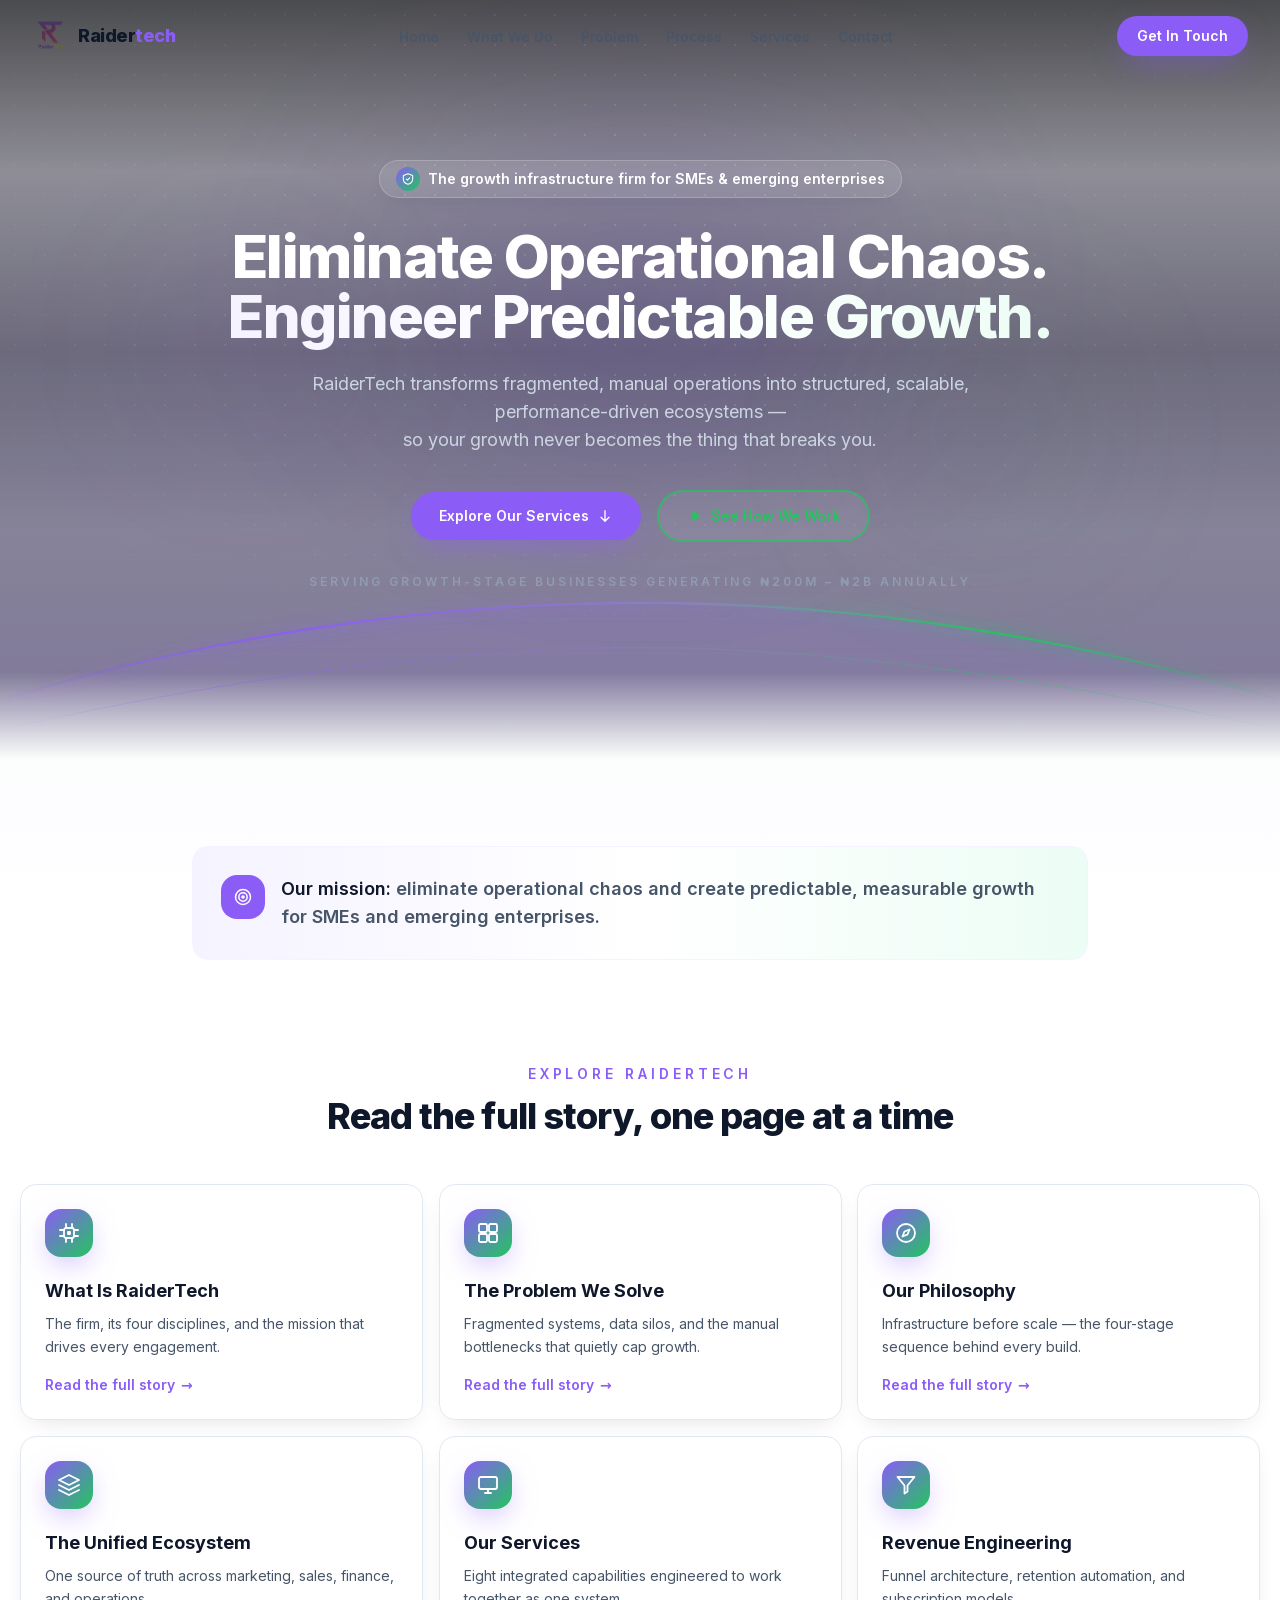
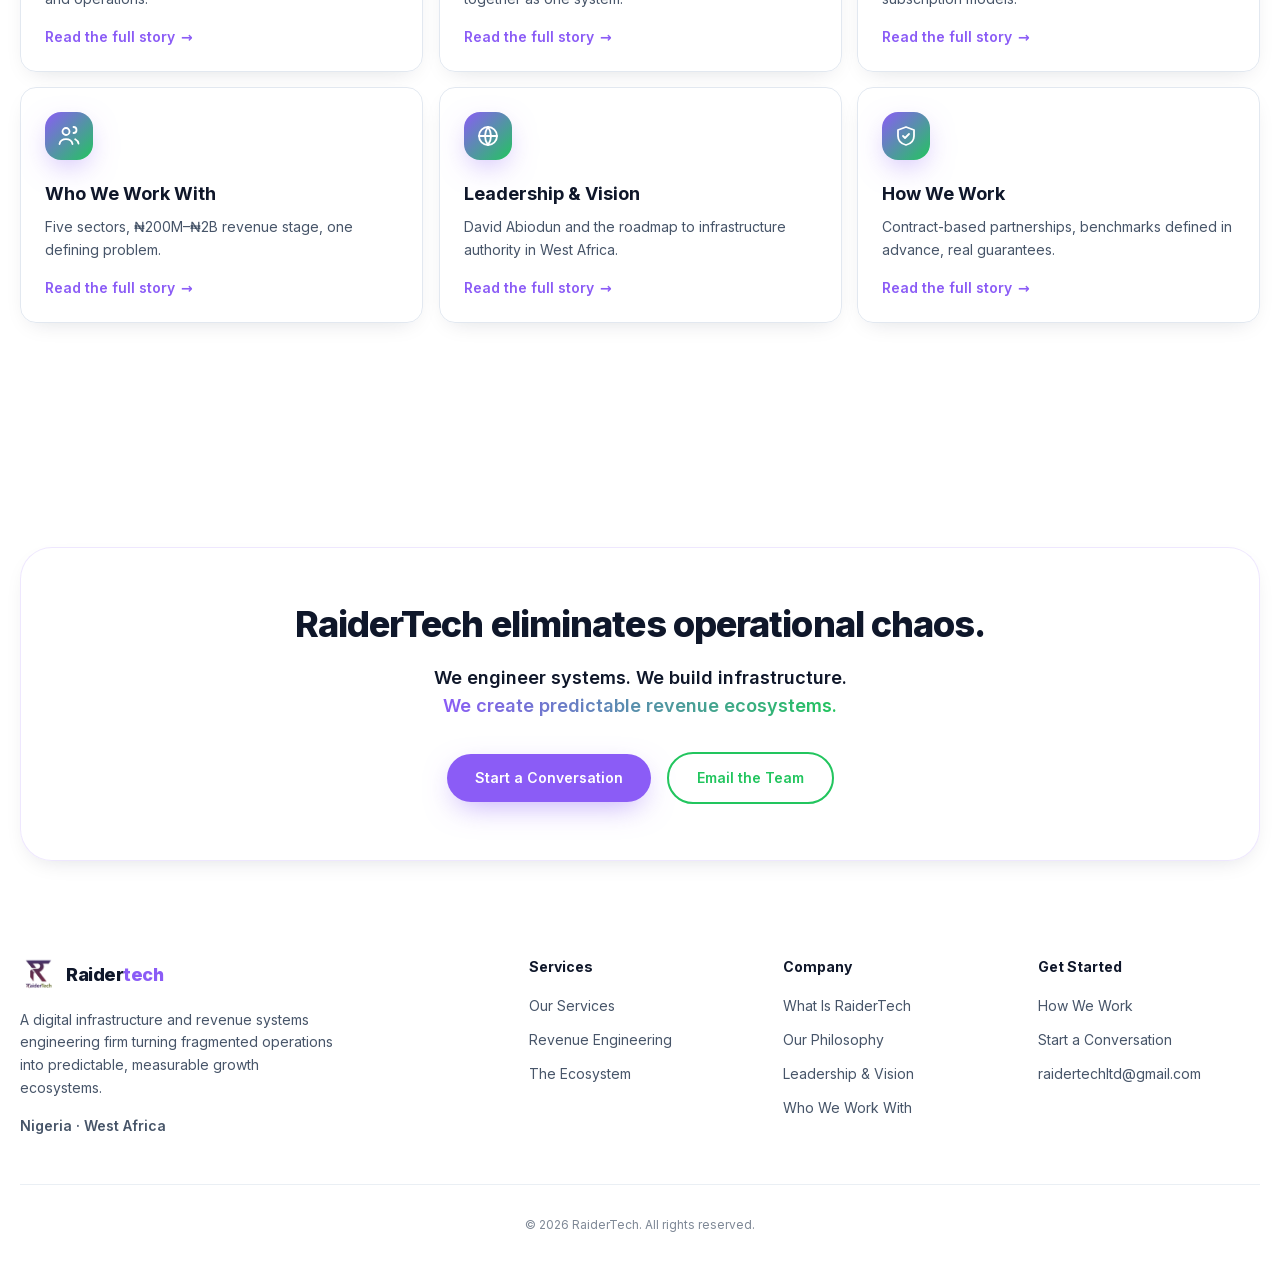
<file: index.html>
<!DOCTYPE html><html lang="en"><head><meta charSet="utf-8"/><meta name="viewport" content="width=device-width, initial-scale=1"/><link rel="preload" as="image" href="/raidertech-logo.png" fetchPriority="high"/><link rel="stylesheet" href="/_next/static/css/caf0065f8ac56b6b.css" data-precedence="next"/><link rel="preload" as="script" fetchPriority="low" href="/_next/static/chunks/webpack-ec64973e623d889b.js"/><script src="/_next/static/chunks/fd9d1056-87da80e0c187477b.js" async=""></script><script src="/_next/static/chunks/117-35fdc185c37d673b.js" async=""></script><script src="/_next/static/chunks/main-app-04c021b0fac00ea1.js" async=""></script><script src="/_next/static/chunks/718-068026d59cd66a0b.js" async=""></script><script src="/_next/static/chunks/51-fa287bd055326840.js" async=""></script><script src="/_next/static/chunks/app/page-0668f7b02660d987.js" async=""></script><meta name="theme-color" content="#8B5CF6"/><title>RaiderTech — Digital Infrastructure &amp; Revenue Systems Engineering</title><meta name="description" content="RaiderTech is a digital infrastructure and revenue systems engineering firm. We eliminate operational chaos and create predictable, measurable growth for SMEs and emerging enterprises."/><link rel="icon" href="/icon.png?f579bc81c4360bb5" type="image/png" sizes="512x512"/><script src="/_next/static/chunks/polyfills-42372ed130431b0a.js" noModule=""></script></head><body class="__variable_d8ebd1 font-sans antialiased"><header class="fixed inset-x-0 top-0 z-50 transition-all duration-300 bg-transparent backdrop-blur-0"><nav aria-label="Main" class="mx-auto flex h-16 max-w-7xl items-center justify-between px-5 sm:h-[72px] sm:px-8"><a class="group flex items-center gap-2.5" href="/"><img alt="RaiderTech logo" fetchPriority="high" width="40" height="40" decoding="async" data-nimg="1" class="h-9 w-9 object-contain transition-transform duration-300 group-hover:scale-110" style="color:transparent" src="/raidertech-logo.png"/><span class="text-lg font-extrabold tracking-tight text-ink">Raider<span class="text-primary">tech</span></span></a><ul class="hidden items-center gap-7 lg:flex"><li><a class="relative text-sm font-medium transition-colors duration-200 hover:text-primary text-primary" href="/">Home<span aria-hidden="true" class="absolute -bottom-1.5 left-1/2 h-1 w-1 -translate-x-1/2 rounded-full bg-gradient-to-r from-primary to-secondary"></span></a></li><li><a class="relative text-sm font-medium transition-colors duration-200 hover:text-primary text-body" href="/what-we-do/">What We Do</a></li><li><a class="relative text-sm font-medium transition-colors duration-200 hover:text-primary text-body" href="/problem/">Problem</a></li><li><a class="relative text-sm font-medium transition-colors duration-200 hover:text-primary text-body" href="/process/">Process</a></li><li><a class="relative text-sm font-medium transition-colors duration-200 hover:text-primary text-body" href="/services/">Services</a></li><li><a class="relative text-sm font-medium transition-colors duration-200 hover:text-primary text-body" href="/contact/">Contact</a></li></ul><div class="flex items-center gap-2"><a class="hidden rounded-full bg-primary px-5 py-2.5 text-sm font-semibold text-white shadow-glowPurple transition-all duration-300 hover:scale-105 hover:shadow-[0_0_30px_rgba(139,92,246,0.6)] lg:inline-flex" href="/contact/">Get In Touch</a><button type="button" aria-label="Open menu" aria-expanded="false" class="grid h-10 w-10 place-items-center rounded-xl border border-slate-200 bg-white/70 text-ink transition-colors hover:bg-white lg:hidden"><svg viewBox="0 0 24 24" fill="none" stroke="currentColor" stroke-width="2" stroke-linecap="round" class="h-5 w-5" aria-hidden="true"><path d="M4 6h16M4 12h16M4 18h16"></path></svg></button></div></nav><div class="overflow-hidden transition-all duration-300 lg:hidden max-h-0 opacity-0"><ul class="mx-5 mb-4 space-y-1 rounded-2xl border border-slate-200 bg-white/95 p-3 shadow-soft backdrop-blur-md"><li><a class="block rounded-xl px-4 py-3 text-sm font-medium transition-colors bg-primary-50 text-primary" href="/">Home</a></li><li><a class="block rounded-xl px-4 py-3 text-sm font-medium transition-colors text-body hover:bg-primary-50 hover:text-primary" href="/what-we-do/">What We Do</a></li><li><a class="block rounded-xl px-4 py-3 text-sm font-medium transition-colors text-body hover:bg-primary-50 hover:text-primary" href="/problem/">Problem</a></li><li><a class="block rounded-xl px-4 py-3 text-sm font-medium transition-colors text-body hover:bg-primary-50 hover:text-primary" href="/process/">Process</a></li><li><a class="block rounded-xl px-4 py-3 text-sm font-medium transition-colors text-body hover:bg-primary-50 hover:text-primary" href="/services/">Services</a></li><li><a class="block rounded-xl px-4 py-3 text-sm font-medium transition-colors text-body hover:bg-primary-50 hover:text-primary" href="/contact/">Contact</a></li><li class="pt-1"><a class="block rounded-full bg-primary px-5 py-3 text-center text-sm font-semibold text-white shadow-glowPurple" href="/contact/">Get In Touch</a></li></ul></div></header><main><section id="home" class="relative overflow-hidden px-5 pb-48 pt-32 text-center sm:pt-40"><style>@keyframes heroFade{0%{opacity:0;transform:scale(1.12)}3.889%{opacity:1}33.333%{opacity:1}37.222%{opacity:0;transform:scale(1)}100%{opacity:0;transform:scale(1)}}</style><div aria-hidden="true" class="absolute inset-0 -z-30"><div class="hero-slide absolute inset-0" style="background-image:url(/hero-bg.jpg);animation:heroFade 18s ease-in-out 0s infinite"></div><div class="hero-slide absolute inset-0" style="background-image:url(/hero-slide-2.jpg);animation:heroFade 18s ease-in-out 6s infinite"></div><div class="hero-slide absolute inset-0" style="background-image:url(/hero-slide-3.jpg);animation:heroFade 18s ease-in-out 12s infinite"></div></div><div aria-hidden="true" class="hero-shade pointer-events-none absolute inset-0 -z-20"></div><div aria-hidden="true" class="pointer-events-none absolute left-1/2 top-16 -z-10 h-[460px] w-[720px] -translate-x-1/2 rounded-full opacity-70 blur-[110px]" style="background:radial-gradient(closest-side, rgba(61, 12, 175, 0.3), transparent)"></div><div aria-hidden="true" class="pointer-events-none absolute right-[10%] top-1/3 -z-10 h-[340px] w-[340px] rounded-full opacity-60 blur-[90px]" style="background:radial-gradient(closest-side, rgba(95, 128, 107, 0.28), transparent)"></div><div aria-hidden="true" class="pointer-events-none absolute left-[8%] top-1/4 -z-10 h-[300px] w-[300px] rounded-full opacity-60 blur-[90px]" style="background:radial-gradient(closest-side, rgba(139,92,246,0.22), transparent)"></div><div aria-hidden="true" class="bg-dots-light mask-fade-dots pointer-events-none absolute inset-0 -z-10"></div><div class="mx-auto max-w-5xl"><div class="reveal  "><div class="inline-flex items-center gap-2 rounded-full border border-white/20 bg-white/10 px-4 py-1.5 shadow-soft backdrop-blur-sm"><span class="grid h-6 w-6 place-items-center rounded-full bg-gradient-to-br from-primary to-secondary text-white"><svg viewBox="0 0 24 24" fill="none" stroke="currentColor" stroke-width="1.8" stroke-linecap="round" stroke-linejoin="round" class="h-3.5 w-3.5" aria-hidden="true"><path d="M12 3l8 3v6c0 4.6-3.3 7.8-8 9-4.7-1.2-8-4.4-8-9V6l8-3Z"></path><path d="m9 12 2 2 4-4"></path></svg></span><span class="text-sm font-semibold text-white">The growth infrastructure firm for SMEs &amp; emerging enterprises</span></div></div><div class="reveal  " style="transition-delay:80ms"><h1 class="mt-7 text-4xl font-extrabold leading-[1.08] tracking-tight text-white sm:text-5xl lg:text-6xl">Eliminate Operational Chaos.<br/><span class="bg-gradient-to-r from-primary-50 via-white to-secondary-50 bg-clip-text text-transparent">Engineer Predictable Growth.</span></h1></div><div class="reveal  " style="transition-delay:160ms"><p class="mx-auto mt-6 max-w-2xl text-base leading-relaxed text-slate-300 sm:text-lg">RaiderTech transforms fragmented, manual operations into structured, scalable, performance-driven ecosystems —<br class="hidden sm:block"/> so your growth never becomes the thing that breaks you.</p></div><div class="reveal  " style="transition-delay:240ms"><div class="mt-9 flex flex-col items-center justify-center gap-4 sm:flex-row"><a class="btn-primary" href="/services/">Explore Our Services<svg viewBox="0 0 24 24" fill="none" stroke="currentColor" stroke-width="2" stroke-linecap="round" stroke-linejoin="round" class="h-4 w-4" aria-hidden="true"><path d="M12 4v16m0 0 6-6m-6 6-6-6"></path></svg></a><a class="btn-green-dark" href="/how-we-work/"><svg viewBox="0 0 24 24" fill="currentColor" class="h-4 w-4" aria-hidden="true"><path d="M8 5.8v12.4a1 1 0 0 0 1.53.85l9.6-6.2a1 1 0 0 0 0-1.7l-9.6-6.2A1 1 0 0 0 8 5.8Z"></path></svg>See How We Work</a></div></div><div class="reveal  " style="transition-delay:320ms"><p class="mt-8 text-xs font-semibold uppercase tracking-[0.25em] text-slate-400/80">Serving growth-stage businesses generating ₦200M – ₦2B annually</p></div></div><div aria-hidden="true" class="pointer-events-none absolute inset-x-0 bottom-0 -z-10"><svg viewBox="0 0 1440 300" preserveAspectRatio="none" class="h-40 w-full sm:h-56"><defs><linearGradient id="heroArc" x1="0%" y1="0%" x2="100%" y2="0%"><stop offset="0%" stop-color="#8B5CF6" stop-opacity="0"></stop><stop offset="22%" stop-color="#8B5CF6" stop-opacity="0.9"></stop><stop offset="55%" stop-color="#8b83b8" stop-opacity="1"></stop><stop offset="78%" stop-color="#22C55E" stop-opacity="0.9"></stop><stop offset="100%" stop-color="#22C55E" stop-opacity="0"></stop></linearGradient><linearGradient id="heroArcFill" x1="0%" y1="0%" x2="0%" y2="100%"><stop offset="0%" stop-color="#8B5CF6" stop-opacity="0.14"></stop><stop offset="55%" stop-color="#A78BFA" stop-opacity="0.05"></stop><stop offset="100%" stop-color="#22C55E" stop-opacity="0.02"></stop></linearGradient><filter id="heroGlow" x="-20%" y="-40%" width="140%" height="200%"><feGaussianBlur stdDeviation="10" result="blur"></feGaussianBlur><feMerge><feMergeNode in="blur"></feMergeNode><feMergeNode in="SourceGraphic"></feMergeNode></feMerge></filter></defs><path d="M0,300 L0,190 C280,90 520,60 720,60 C920,60 1160,90 1440,190 L1440,300 Z" fill="url(#heroArcFill)"></path><path d="M0,190 C280,90 520,60 720,60 C920,60 1160,90 1440,190" fill="none" stroke="url(#heroArc)" stroke-width="3" filter="url(#heroGlow)"></path><path d="M0,230 C300,150 540,120 720,120 C900,120 1140,150 1440,230" fill="none" stroke="url(#heroArc)" stroke-width="1.5" stroke-opacity="0.45"></path></svg></div></section><section class="relative px-5 py-16"><div class="mx-auto max-w-4xl"><div class="reveal  "><div class="flex items-start gap-4 rounded-2xl border border-primary-50 bg-gradient-to-r from-primary-50 via-white to-secondary-50 p-7"><span class="grid h-11 w-11 shrink-0 place-items-center rounded-2xl bg-primary text-white"><svg viewBox="0 0 24 24" fill="none" stroke="currentColor" stroke-width="1.8" stroke-linecap="round" stroke-linejoin="round" class="h-5 w-5" aria-hidden="true"><circle cx="12" cy="12" r="9"></circle><circle cx="12" cy="12" r="5"></circle><circle cx="12" cy="12" r="1.3"></circle></svg></span><p class="text-base font-semibold leading-relaxed text-ink sm:text-lg">Our mission:<!-- --> <span class="text-body">eliminate operational chaos and create predictable, measurable growth for SMEs and emerging enterprises.</span></p></div></div></div></section><section class="relative px-5 pt-10 pb-24 sm:pb-32"><div class="mx-auto max-w-7xl"><div class="reveal  "><p class="text-center text-xs font-semibold uppercase tracking-[0.28em] text-primary sm:text-sm">Explore RaiderTech</p><h2 class="text-balance mt-3 text-center text-3xl font-extrabold tracking-tight text-ink sm:text-4xl">Read the full story, one page at a time</h2></div><div class="mt-12 grid gap-4 sm:grid-cols-2 lg:grid-cols-3"><div class="reveal  "><a class="group flex h-full flex-col rounded-2xl border border-slate-200 bg-white/80 p-6 shadow-soft backdrop-blur-sm transition-all duration-300 hover:-translate-y-1 hover:border-primary/40" href="/what-we-do/"><span class="grid h-12 w-12 place-items-center rounded-2xl bg-gradient-to-br from-primary to-secondary text-white shadow-glowPurple transition-transform duration-300 group-hover:scale-110"><svg viewBox="0 0 24 24" fill="none" stroke="currentColor" stroke-width="1.8" stroke-linecap="round" stroke-linejoin="round" class="h-6 w-6" aria-hidden="true"><rect x="7" y="7" width="10" height="10" rx="2"></rect><rect x="11" y="11" width="2" height="2"></rect><path d="M9 3v4M15 3v4M9 17v4M15 17v4M3 9h4M3 15h4M17 9h4M17 15h4"></path></svg></span><h3 class="mt-5 text-lg font-bold text-ink">What Is RaiderTech</h3><p class="mt-2 text-sm leading-relaxed text-body">The firm, its four disciplines, and the mission that drives every engagement.</p><span class="mt-4 inline-flex items-center gap-1.5 text-sm font-semibold text-primary">Read the full story<span class="transition-transform duration-300 group-hover:translate-x-1">→</span></span></a></div><div class="reveal  " style="transition-delay:60ms"><a class="group flex h-full flex-col rounded-2xl border border-slate-200 bg-white/80 p-6 shadow-soft backdrop-blur-sm transition-all duration-300 hover:-translate-y-1 hover:border-primary/40" href="/problem/"><span class="grid h-12 w-12 place-items-center rounded-2xl bg-gradient-to-br from-primary to-secondary text-white shadow-glowPurple transition-transform duration-300 group-hover:scale-110"><svg viewBox="0 0 24 24" fill="none" stroke="currentColor" stroke-width="1.8" stroke-linecap="round" stroke-linejoin="round" class="h-6 w-6" aria-hidden="true"><rect x="3" y="3" width="8" height="8" rx="1.5"></rect><rect x="13" y="3" width="8" height="8" rx="1.5"></rect><rect x="3" y="13" width="8" height="8" rx="1.5"></rect><rect x="13" y="13" width="8" height="8" rx="1.5"></rect></svg></span><h3 class="mt-5 text-lg font-bold text-ink">The Problem We Solve</h3><p class="mt-2 text-sm leading-relaxed text-body">Fragmented systems, data silos, and the manual bottlenecks that quietly cap growth.</p><span class="mt-4 inline-flex items-center gap-1.5 text-sm font-semibold text-primary">Read the full story<span class="transition-transform duration-300 group-hover:translate-x-1">→</span></span></a></div><div class="reveal  " style="transition-delay:120ms"><a class="group flex h-full flex-col rounded-2xl border border-slate-200 bg-white/80 p-6 shadow-soft backdrop-blur-sm transition-all duration-300 hover:-translate-y-1 hover:border-primary/40" href="/process/"><span class="grid h-12 w-12 place-items-center rounded-2xl bg-gradient-to-br from-primary to-secondary text-white shadow-glowPurple transition-transform duration-300 group-hover:scale-110"><svg viewBox="0 0 24 24" fill="none" stroke="currentColor" stroke-width="1.8" stroke-linecap="round" stroke-linejoin="round" class="h-6 w-6" aria-hidden="true"><circle cx="12" cy="12" r="9"></circle><path d="m15.5 8.5-2 5-5 2 2-5 5-2Z"></path></svg></span><h3 class="mt-5 text-lg font-bold text-ink">Our Philosophy</h3><p class="mt-2 text-sm leading-relaxed text-body">Infrastructure before scale — the four-stage sequence behind every build.</p><span class="mt-4 inline-flex items-center gap-1.5 text-sm font-semibold text-primary">Read the full story<span class="transition-transform duration-300 group-hover:translate-x-1">→</span></span></a></div><div class="reveal  " style="transition-delay:180ms"><a class="group flex h-full flex-col rounded-2xl border border-slate-200 bg-white/80 p-6 shadow-soft backdrop-blur-sm transition-all duration-300 hover:-translate-y-1 hover:border-primary/40" href="/ecosystem/"><span class="grid h-12 w-12 place-items-center rounded-2xl bg-gradient-to-br from-primary to-secondary text-white shadow-glowPurple transition-transform duration-300 group-hover:scale-110"><svg viewBox="0 0 24 24" fill="none" stroke="currentColor" stroke-width="1.8" stroke-linecap="round" stroke-linejoin="round" class="h-6 w-6" aria-hidden="true"><path d="m12 2-10 5 10 5 10-5-10-5Z"></path><path d="m2 17 10 5 10-5"></path><path d="m2 12 10 5 10-5"></path></svg></span><h3 class="mt-5 text-lg font-bold text-ink">The Unified Ecosystem</h3><p class="mt-2 text-sm leading-relaxed text-body">One source of truth across marketing, sales, finance, and operations.</p><span class="mt-4 inline-flex items-center gap-1.5 text-sm font-semibold text-primary">Read the full story<span class="transition-transform duration-300 group-hover:translate-x-1">→</span></span></a></div><div class="reveal  " style="transition-delay:240ms"><a class="group flex h-full flex-col rounded-2xl border border-slate-200 bg-white/80 p-6 shadow-soft backdrop-blur-sm transition-all duration-300 hover:-translate-y-1 hover:border-primary/40" href="/services/"><span class="grid h-12 w-12 place-items-center rounded-2xl bg-gradient-to-br from-primary to-secondary text-white shadow-glowPurple transition-transform duration-300 group-hover:scale-110"><svg viewBox="0 0 24 24" fill="none" stroke="currentColor" stroke-width="1.8" stroke-linecap="round" stroke-linejoin="round" class="h-6 w-6" aria-hidden="true"><rect x="3" y="4" width="18" height="12" rx="2"></rect><path d="M9 20h6M12 16v4"></path></svg></span><h3 class="mt-5 text-lg font-bold text-ink">Our Services</h3><p class="mt-2 text-sm leading-relaxed text-body">Eight integrated capabilities engineered to work together as one system.</p><span class="mt-4 inline-flex items-center gap-1.5 text-sm font-semibold text-primary">Read the full story<span class="transition-transform duration-300 group-hover:translate-x-1">→</span></span></a></div><div class="reveal  " style="transition-delay:300ms"><a class="group flex h-full flex-col rounded-2xl border border-slate-200 bg-white/80 p-6 shadow-soft backdrop-blur-sm transition-all duration-300 hover:-translate-y-1 hover:border-primary/40" href="/revenue/"><span class="grid h-12 w-12 place-items-center rounded-2xl bg-gradient-to-br from-primary to-secondary text-white shadow-glowPurple transition-transform duration-300 group-hover:scale-110"><svg viewBox="0 0 24 24" fill="none" stroke="currentColor" stroke-width="1.8" stroke-linecap="round" stroke-linejoin="round" class="h-6 w-6" aria-hidden="true"><path d="M3.5 4h17l-7 8.5v6l-3 2v-8L3.5 4Z"></path></svg></span><h3 class="mt-5 text-lg font-bold text-ink">Revenue Engineering</h3><p class="mt-2 text-sm leading-relaxed text-body">Funnel architecture, retention automation, and subscription models.</p><span class="mt-4 inline-flex items-center gap-1.5 text-sm font-semibold text-primary">Read the full story<span class="transition-transform duration-300 group-hover:translate-x-1">→</span></span></a></div><div class="reveal  " style="transition-delay:360ms"><a class="group flex h-full flex-col rounded-2xl border border-slate-200 bg-white/80 p-6 shadow-soft backdrop-blur-sm transition-all duration-300 hover:-translate-y-1 hover:border-primary/40" href="/clients/"><span class="grid h-12 w-12 place-items-center rounded-2xl bg-gradient-to-br from-primary to-secondary text-white shadow-glowPurple transition-transform duration-300 group-hover:scale-110"><svg viewBox="0 0 24 24" fill="none" stroke="currentColor" stroke-width="1.8" stroke-linecap="round" stroke-linejoin="round" class="h-6 w-6" aria-hidden="true"><circle cx="9" cy="7.5" r="3.5"></circle><path d="M2.5 20c.7-3.2 3.2-4.8 6.5-4.8s5.8 1.6 6.5 4.8"></path><path d="M16.5 9a3 3 0 1 0 0-6"></path><path d="M18.2 15.3c1.7.8 2.9 2.2 3.3 4.4"></path></svg></span><h3 class="mt-5 text-lg font-bold text-ink">Who We Work With</h3><p class="mt-2 text-sm leading-relaxed text-body">Five sectors, ₦200M–₦2B revenue stage, one defining problem.</p><span class="mt-4 inline-flex items-center gap-1.5 text-sm font-semibold text-primary">Read the full story<span class="transition-transform duration-300 group-hover:translate-x-1">→</span></span></a></div><div class="reveal  " style="transition-delay:420ms"><a class="group flex h-full flex-col rounded-2xl border border-slate-200 bg-white/80 p-6 shadow-soft backdrop-blur-sm transition-all duration-300 hover:-translate-y-1 hover:border-primary/40" href="/leadership/"><span class="grid h-12 w-12 place-items-center rounded-2xl bg-gradient-to-br from-primary to-secondary text-white shadow-glowPurple transition-transform duration-300 group-hover:scale-110"><svg viewBox="0 0 24 24" fill="none" stroke="currentColor" stroke-width="1.8" stroke-linecap="round" stroke-linejoin="round" class="h-6 w-6" aria-hidden="true"><circle cx="12" cy="12" r="9"></circle><path d="M3 12h18"></path><path d="M12 3a15 15 0 0 1 0 18M12 3a15 15 0 0 0 0 18"></path></svg></span><h3 class="mt-5 text-lg font-bold text-ink">Leadership &amp; Vision</h3><p class="mt-2 text-sm leading-relaxed text-body">David Abiodun and the roadmap to infrastructure authority in West Africa.</p><span class="mt-4 inline-flex items-center gap-1.5 text-sm font-semibold text-primary">Read the full story<span class="transition-transform duration-300 group-hover:translate-x-1">→</span></span></a></div><div class="reveal  " style="transition-delay:480ms"><a class="group flex h-full flex-col rounded-2xl border border-slate-200 bg-white/80 p-6 shadow-soft backdrop-blur-sm transition-all duration-300 hover:-translate-y-1 hover:border-primary/40" href="/how-we-work/"><span class="grid h-12 w-12 place-items-center rounded-2xl bg-gradient-to-br from-primary to-secondary text-white shadow-glowPurple transition-transform duration-300 group-hover:scale-110"><svg viewBox="0 0 24 24" fill="none" stroke="currentColor" stroke-width="1.8" stroke-linecap="round" stroke-linejoin="round" class="h-6 w-6" aria-hidden="true"><path d="M12 3l8 3v6c0 4.6-3.3 7.8-8 9-4.7-1.2-8-4.4-8-9V6l8-3Z"></path><path d="m9 12 2 2 4-4"></path></svg></span><h3 class="mt-5 text-lg font-bold text-ink">How We Work</h3><p class="mt-2 text-sm leading-relaxed text-body">Contract-based partnerships, benchmarks defined in advance, real guarantees.</p><span class="mt-4 inline-flex items-center gap-1.5 text-sm font-semibold text-primary">Read the full story<span class="transition-transform duration-300 group-hover:translate-x-1">→</span></span></a></div></div></div></section></main><section class="relative scroll-mt-24 px-5 pt-20 sm:pt-24"><div class="reveal  "><div class="mx-auto max-w-7xl rounded-[2rem] border border-primary/15 bg-white/80 px-6 py-14 text-center shadow-soft backdrop-blur-sm sm:px-12"><h2 class="text-balance text-3xl font-extrabold tracking-tight text-ink sm:text-4xl">RaiderTech eliminates operational chaos.</h2><p class="mx-auto mt-5 max-w-xl text-base font-semibold leading-relaxed text-ink sm:text-lg">We engineer systems. We build infrastructure.<br/><span class="bg-gradient-to-r from-primary to-secondary bg-clip-text text-transparent">We create predictable revenue ecosystems.</span></p><div class="mt-8 flex flex-col items-center justify-center gap-4 sm:flex-row"><a class="btn-primary" href="/contact/">Start a Conversation</a><a href="mailto:hello@raidertech.app" class="btn-green">Email the Team</a></div></div></div></section><footer class="relative px-5 pb-10 pt-20 sm:pt-24"><div class="mx-auto max-w-7xl"><div class="grid grid-cols-2 gap-8 md:grid-cols-3 lg:grid-cols-5"><div class="col-span-2"><a class="group flex items-center gap-2.5" href="/"><img alt="RaiderTech logo" loading="lazy" width="40" height="40" decoding="async" data-nimg="1" class="h-9 w-9 object-contain transition-transform duration-300 group-hover:scale-110" style="color:transparent" src="/raidertech-logo.png"/><span class="text-lg font-extrabold tracking-tight text-ink">Raider<span class="text-primary">tech</span></span></a><p class="mt-4 max-w-xs text-sm leading-relaxed text-body">A digital infrastructure and revenue systems engineering firm turning fragmented operations into predictable, measurable growth ecosystems.</p><p class="mt-4 text-sm font-semibold text-body">Nigeria · West Africa</p></div><div><h3 class="text-sm font-bold text-ink">Services</h3><ul class="mt-4 space-y-2.5"><li><a class="text-sm text-body transition-colors hover:text-primary" href="/services/">Our Services</a></li><li><a class="text-sm text-body transition-colors hover:text-primary" href="/revenue/">Revenue Engineering</a></li><li><a class="text-sm text-body transition-colors hover:text-primary" href="/ecosystem/">The Ecosystem</a></li></ul></div><div><h3 class="text-sm font-bold text-ink">Company</h3><ul class="mt-4 space-y-2.5"><li><a class="text-sm text-body transition-colors hover:text-primary" href="/what-we-do/">What Is RaiderTech</a></li><li><a class="text-sm text-body transition-colors hover:text-primary" href="/process/">Our Philosophy</a></li><li><a class="text-sm text-body transition-colors hover:text-primary" href="/leadership/">Leadership &amp; Vision</a></li><li><a class="text-sm text-body transition-colors hover:text-primary" href="/clients/">Who We Work With</a></li></ul></div><div><h3 class="text-sm font-bold text-ink">Get Started</h3><ul class="mt-4 space-y-2.5"><li><a class="text-sm text-body transition-colors hover:text-primary" href="/how-we-work/">How We Work</a></li><li><a class="text-sm text-body transition-colors hover:text-primary" href="/contact/">Start a Conversation</a></li><li><a class="text-sm text-body transition-colors hover:text-primary" href="mailto:raidertechltd@gmail.com">raidertechltd@gmail.com</a></li></ul></div></div><p class="mt-12 border-t border-slate-200/70 pt-8 text-center text-xs text-body/70">© <!-- -->2026<!-- --> RaiderTech. All rights reserved.</p></div></footer><script src="/_next/static/chunks/webpack-ec64973e623d889b.js" async=""></script><script>(self.__next_f=self.__next_f||[]).push([0]);self.__next_f.push([2,null])</script><script>self.__next_f.push([1,"1:HL[\"/_next/static/css/caf0065f8ac56b6b.css\",\"style\"]\n"])</script><script>self.__next_f.push([1,"2:I[2846,[],\"\"]\n4:I[4727,[\"718\",\"static/chunks/718-068026d59cd66a0b.js\",\"51\",\"static/chunks/51-fa287bd055326840.js\",\"931\",\"static/chunks/app/page-0668f7b02660d987.js\"],\"default\"]\n5:I[24,[\"718\",\"static/chunks/718-068026d59cd66a0b.js\",\"51\",\"static/chunks/51-fa287bd055326840.js\",\"931\",\"static/chunks/app/page-0668f7b02660d987.js\"],\"default\"]\n6:I[2972,[\"718\",\"static/chunks/718-068026d59cd66a0b.js\",\"51\",\"static/chunks/51-fa287bd055326840.js\",\"931\",\"static/chunks/app/page-0668f7b02660d987.js\"],\"\"]\n7:I[5878,[\"718\",\"static/chunks/718-068026d59cd66a0b.js\",\"51\",\"static/chunks/51-fa287bd055326840.js\",\"931\",\"static/chunks/app/page-0668f7b02660d987.js\"],\"Image\"]\n8:I[4707,[],\"\"]\n9:I[6423,[],\"\"]\nb:I[1060,[],\"\"]\nc:[]\n"])</script><script>self.__next_f.push([1,"0:[\"$\",\"$L2\",null,{\"buildId\":\"zVH44bvYmbKiQSHw4cwv1\",\"assetPrefix\":\"\",\"urlParts\":[\"\",\"\"],\"initialTree\":[\"\",{\"children\":[\"__PAGE__\",{}]},\"$undefined\",\"$undefined\",true],\"initialSeedData\":[\"\",{\"children\":[\"__PAGE__\",{},[[\"$L3\",[[\"$\",\"$L4\",null,{}],[\"$\",\"main\",null,{\"children\":[[\"$\",\"section\",null,{\"id\":\"home\",\"className\":\"relative overflow-hidden px-5 pb-48 pt-32 text-center sm:pt-40\",\"children\":[[\"$\",\"style\",null,{\"dangerouslySetInnerHTML\":{\"__html\":\"@keyframes heroFade{0%{opacity:0;transform:scale(1.12)}3.889%{opacity:1}33.333%{opacity:1}37.222%{opacity:0;transform:scale(1)}100%{opacity:0;transform:scale(1)}}\"}}],[\"$\",\"div\",null,{\"aria-hidden\":\"true\",\"className\":\"absolute inset-0 -z-30\",\"children\":[[\"$\",\"div\",\"/hero-bg.jpg\",{\"className\":\"hero-slide absolute inset-0\",\"style\":{\"backgroundImage\":\"url(/hero-bg.jpg)\",\"animation\":\"heroFade 18s ease-in-out 0s infinite\"}}],[\"$\",\"div\",\"/hero-slide-2.jpg\",{\"className\":\"hero-slide absolute inset-0\",\"style\":{\"backgroundImage\":\"url(/hero-slide-2.jpg)\",\"animation\":\"heroFade 18s ease-in-out 6s infinite\"}}],[\"$\",\"div\",\"/hero-slide-3.jpg\",{\"className\":\"hero-slide absolute inset-0\",\"style\":{\"backgroundImage\":\"url(/hero-slide-3.jpg)\",\"animation\":\"heroFade 18s ease-in-out 12s infinite\"}}]]}],[\"$\",\"div\",null,{\"aria-hidden\":\"true\",\"className\":\"hero-shade pointer-events-none absolute inset-0 -z-20\"}],[\"$\",\"div\",null,{\"aria-hidden\":\"true\",\"className\":\"pointer-events-none absolute left-1/2 top-16 -z-10 h-[460px] w-[720px] -translate-x-1/2 rounded-full opacity-70 blur-[110px]\",\"style\":{\"background\":\"radial-gradient(closest-side, rgba(61, 12, 175, 0.3), transparent)\"}}],[\"$\",\"div\",null,{\"aria-hidden\":\"true\",\"className\":\"pointer-events-none absolute right-[10%] top-1/3 -z-10 h-[340px] w-[340px] rounded-full opacity-60 blur-[90px]\",\"style\":{\"background\":\"radial-gradient(closest-side, rgba(95, 128, 107, 0.28), transparent)\"}}],[\"$\",\"div\",null,{\"aria-hidden\":\"true\",\"className\":\"pointer-events-none absolute left-[8%] top-1/4 -z-10 h-[300px] w-[300px] rounded-full opacity-60 blur-[90px]\",\"style\":{\"background\":\"radial-gradient(closest-side, rgba(139,92,246,0.22), transparent)\"}}],[\"$\",\"div\",null,{\"aria-hidden\":\"true\",\"className\":\"bg-dots-light mask-fade-dots pointer-events-none absolute inset-0 -z-10\"}],[\"$\",\"div\",null,{\"className\":\"mx-auto max-w-5xl\",\"children\":[[\"$\",\"$L5\",null,{\"children\":[\"$\",\"div\",null,{\"className\":\"inline-flex items-center gap-2 rounded-full border border-white/20 bg-white/10 px-4 py-1.5 shadow-soft backdrop-blur-sm\",\"children\":[[\"$\",\"span\",null,{\"className\":\"grid h-6 w-6 place-items-center rounded-full bg-gradient-to-br from-primary to-secondary text-white\",\"children\":[\"$\",\"svg\",null,{\"viewBox\":\"0 0 24 24\",\"fill\":\"none\",\"stroke\":\"currentColor\",\"strokeWidth\":\"1.8\",\"strokeLinecap\":\"round\",\"strokeLinejoin\":\"round\",\"className\":\"h-3.5 w-3.5\",\"aria-hidden\":\"true\",\"children\":[[\"$\",\"path\",null,{\"d\":\"M12 3l8 3v6c0 4.6-3.3 7.8-8 9-4.7-1.2-8-4.4-8-9V6l8-3Z\"}],[\"$\",\"path\",null,{\"d\":\"m9 12 2 2 4-4\"}]]}]}],[\"$\",\"span\",null,{\"className\":\"text-sm font-semibold text-white\",\"children\":\"The growth infrastructure firm for SMEs \u0026 emerging enterprises\"}]]}]}],[\"$\",\"$L5\",null,{\"delay\":80,\"children\":[\"$\",\"h1\",null,{\"className\":\"mt-7 text-4xl font-extrabold leading-[1.08] tracking-tight text-white sm:text-5xl lg:text-6xl\",\"children\":[\"Eliminate Operational Chaos.\",[\"$\",\"br\",null,{}],[\"$\",\"span\",null,{\"className\":\"bg-gradient-to-r from-primary-50 via-white to-secondary-50 bg-clip-text text-transparent\",\"children\":\"Engineer Predictable Growth.\"}]]}]}],[\"$\",\"$L5\",null,{\"delay\":160,\"children\":[\"$\",\"p\",null,{\"className\":\"mx-auto mt-6 max-w-2xl text-base leading-relaxed text-slate-300 sm:text-lg\",\"children\":[\"RaiderTech transforms fragmented, manual operations into structured, scalable, performance-driven ecosystems —\",[\"$\",\"br\",null,{\"className\":\"hidden sm:block\"}],\" so your growth never becomes the thing that breaks you.\"]}]}],[\"$\",\"$L5\",null,{\"delay\":240,\"children\":[\"$\",\"div\",null,{\"className\":\"mt-9 flex flex-col items-center justify-center gap-4 sm:flex-row\",\"children\":[[\"$\",\"$L6\",null,{\"href\":\"/services\",\"className\":\"btn-primary\",\"children\":[\"Explore Our Services\",[\"$\",\"svg\",null,{\"viewBox\":\"0 0 24 24\",\"fill\":\"none\",\"stroke\":\"currentColor\",\"strokeWidth\":\"2\",\"strokeLinecap\":\"round\",\"strokeLinejoin\":\"round\",\"className\":\"h-4 w-4\",\"aria-hidden\":\"true\",\"children\":[\"$\",\"path\",null,{\"d\":\"M12 4v16m0 0 6-6m-6 6-6-6\"}]}]]}],[\"$\",\"$L6\",null,{\"href\":\"/how-we-work\",\"className\":\"btn-green-dark\",\"children\":[[\"$\",\"svg\",null,{\"viewBox\":\"0 0 24 24\",\"fill\":\"currentColor\",\"className\":\"h-4 w-4\",\"aria-hidden\":\"true\",\"children\":[\"$\",\"path\",null,{\"d\":\"M8 5.8v12.4a1 1 0 0 0 1.53.85l9.6-6.2a1 1 0 0 0 0-1.7l-9.6-6.2A1 1 0 0 0 8 5.8Z\"}]}],\"See How We Work\"]}]]}]}],[\"$\",\"$L5\",null,{\"delay\":320,\"children\":[\"$\",\"p\",null,{\"className\":\"mt-8 text-xs font-semibold uppercase tracking-[0.25em] text-slate-400/80\",\"children\":\"Serving growth-stage businesses generating ₦200M – ₦2B annually\"}]}]]}],[\"$\",\"div\",null,{\"aria-hidden\":\"true\",\"className\":\"pointer-events-none absolute inset-x-0 bottom-0 -z-10\",\"children\":[\"$\",\"svg\",null,{\"viewBox\":\"0 0 1440 300\",\"preserveAspectRatio\":\"none\",\"className\":\"h-40 w-full sm:h-56\",\"children\":[[\"$\",\"defs\",null,{\"children\":[[\"$\",\"linearGradient\",null,{\"id\":\"heroArc\",\"x1\":\"0%\",\"y1\":\"0%\",\"x2\":\"100%\",\"y2\":\"0%\",\"children\":[[\"$\",\"stop\",null,{\"offset\":\"0%\",\"stopColor\":\"#8B5CF6\",\"stopOpacity\":\"0\"}],[\"$\",\"stop\",null,{\"offset\":\"22%\",\"stopColor\":\"#8B5CF6\",\"stopOpacity\":\"0.9\"}],[\"$\",\"stop\",null,{\"offset\":\"55%\",\"stopColor\":\"#8b83b8\",\"stopOpacity\":\"1\"}],[\"$\",\"stop\",null,{\"offset\":\"78%\",\"stopColor\":\"#22C55E\",\"stopOpacity\":\"0.9\"}],[\"$\",\"stop\",null,{\"offset\":\"100%\",\"stopColor\":\"#22C55E\",\"stopOpacity\":\"0\"}]]}],[\"$\",\"linearGradient\",null,{\"id\":\"heroArcFill\",\"x1\":\"0%\",\"y1\":\"0%\",\"x2\":\"0%\",\"y2\":\"100%\",\"children\":[[\"$\",\"stop\",null,{\"offset\":\"0%\",\"stopColor\":\"#8B5CF6\",\"stopOpacity\":\"0.14\"}],[\"$\",\"stop\",null,{\"offset\":\"55%\",\"stopColor\":\"#A78BFA\",\"stopOpacity\":\"0.05\"}],[\"$\",\"stop\",null,{\"offset\":\"100%\",\"stopColor\":\"#22C55E\",\"stopOpacity\":\"0.02\"}]]}],[\"$\",\"filter\",null,{\"id\":\"heroGlow\",\"x\":\"-20%\",\"y\":\"-40%\",\"width\":\"140%\",\"height\":\"200%\",\"children\":[[\"$\",\"feGaussianBlur\",null,{\"stdDeviation\":\"10\",\"result\":\"blur\"}],[\"$\",\"feMerge\",null,{\"children\":[[\"$\",\"feMergeNode\",null,{\"in\":\"blur\"}],[\"$\",\"feMergeNode\",null,{\"in\":\"SourceGraphic\"}]]}]]}]]}],[\"$\",\"path\",null,{\"d\":\"M0,300 L0,190 C280,90 520,60 720,60 C920,60 1160,90 1440,190 L1440,300 Z\",\"fill\":\"url(#heroArcFill)\"}],[\"$\",\"path\",null,{\"d\":\"M0,190 C280,90 520,60 720,60 C920,60 1160,90 1440,190\",\"fill\":\"none\",\"stroke\":\"url(#heroArc)\",\"strokeWidth\":\"3\",\"filter\":\"url(#heroGlow)\"}],[\"$\",\"path\",null,{\"d\":\"M0,230 C300,150 540,120 720,120 C900,120 1140,150 1440,230\",\"fill\":\"none\",\"stroke\":\"url(#heroArc)\",\"strokeWidth\":\"1.5\",\"strokeOpacity\":\"0.45\"}]]}]}]]}],[\"$\",\"section\",null,{\"className\":\"relative px-5 py-16\",\"children\":[\"$\",\"div\",null,{\"className\":\"mx-auto max-w-4xl\",\"children\":[\"$\",\"$L5\",null,{\"children\":[\"$\",\"div\",null,{\"className\":\"flex items-start gap-4 rounded-2xl border border-primary-50 bg-gradient-to-r from-primary-50 via-white to-secondary-50 p-7\",\"children\":[[\"$\",\"span\",null,{\"className\":\"grid h-11 w-11 shrink-0 place-items-center rounded-2xl bg-primary text-white\",\"children\":[\"$\",\"svg\",null,{\"viewBox\":\"0 0 24 24\",\"fill\":\"none\",\"stroke\":\"currentColor\",\"strokeWidth\":\"1.8\",\"strokeLinecap\":\"round\",\"strokeLinejoin\":\"round\",\"className\":\"h-5 w-5\",\"aria-hidden\":\"true\",\"children\":[[\"$\",\"circle\",null,{\"cx\":\"12\",\"cy\":\"12\",\"r\":\"9\"}],[\"$\",\"circle\",null,{\"cx\":\"12\",\"cy\":\"12\",\"r\":\"5\"}],[\"$\",\"circle\",null,{\"cx\":\"12\",\"cy\":\"12\",\"r\":\"1.3\"}]]}]}],[\"$\",\"p\",null,{\"className\":\"text-base font-semibold leading-relaxed text-ink sm:text-lg\",\"children\":[\"Our mission:\",\" \",[\"$\",\"span\",null,{\"className\":\"text-body\",\"children\":\"eliminate operational chaos and create predictable, measurable growth for SMEs and emerging enterprises.\"}]]}]]}]}]}]}],[\"$\",\"section\",null,{\"className\":\"relative px-5 pt-10 pb-24 sm:pb-32\",\"children\":[\"$\",\"div\",null,{\"className\":\"mx-auto max-w-7xl\",\"children\":[[\"$\",\"$L5\",null,{\"children\":[[\"$\",\"p\",null,{\"className\":\"text-center text-xs font-semibold uppercase tracking-[0.28em] text-primary sm:text-sm\",\"children\":\"Explore RaiderTech\"}],[\"$\",\"h2\",null,{\"className\":\"text-balance mt-3 text-center text-3xl font-extrabold tracking-tight text-ink sm:text-4xl\",\"children\":\"Read the full story, one page at a time\"}]]}],[\"$\",\"div\",null,{\"className\":\"mt-12 grid gap-4 sm:grid-cols-2 lg:grid-cols-3\",\"children\":[[\"$\",\"$L5\",\"/what-we-do\",{\"delay\":0,\"children\":[\"$\",\"$L6\",null,{\"href\":\"/what-we-do\",\"className\":\"group flex h-full flex-col rounded-2xl border border-slate-200 bg-white/80 p-6 shadow-soft backdrop-blur-sm transition-all duration-300 hover:-translate-y-1 hover:border-primary/40\",\"children\":[[\"$\",\"span\",null,{\"className\":\"grid h-12 w-12 place-items-center rounded-2xl bg-gradient-to-br from-primary to-secondary text-white shadow-glowPurple transition-transform duration-300 group-hover:scale-110\",\"children\":[\"$\",\"svg\",null,{\"viewBox\":\"0 0 24 24\",\"fill\":\"none\",\"stroke\":\"currentColor\",\"strokeWidth\":\"1.8\",\"strokeLinecap\":\"round\",\"strokeLinejoin\":\"round\",\"className\":\"h-6 w-6\",\"aria-hidden\":\"true\",\"children\":[[\"$\",\"rect\",null,{\"x\":\"7\",\"y\":\"7\",\"width\":\"10\",\"height\":\"10\",\"rx\":\"2\"}],[\"$\",\"rect\",null,{\"x\":\"11\",\"y\":\"11\",\"width\":\"2\",\"height\":\"2\"}],[\"$\",\"path\",null,{\"d\":\"M9 3v4M15 3v4M9 17v4M15 17v4M3 9h4M3 15h4M17 9h4M17 15h4\"}]]}]}],[\"$\",\"h3\",null,{\"className\":\"mt-5 text-lg font-bold text-ink\",\"children\":\"What Is RaiderTech\"}],[\"$\",\"p\",null,{\"className\":\"mt-2 text-sm leading-relaxed text-body\",\"children\":\"The firm, its four disciplines, and the mission that drives every engagement.\"}],[\"$\",\"span\",null,{\"className\":\"mt-4 inline-flex items-center gap-1.5 text-sm font-semibold text-primary\",\"children\":[\"Read the full story\",[\"$\",\"span\",null,{\"className\":\"transition-transform duration-300 group-hover:translate-x-1\",\"children\":\"→\"}]]}]]}]}],[\"$\",\"$L5\",\"/problem\",{\"delay\":60,\"children\":[\"$\",\"$L6\",null,{\"href\":\"/problem\",\"className\":\"group flex h-full flex-col rounded-2xl border border-slate-200 bg-white/80 p-6 shadow-soft backdrop-blur-sm transition-all duration-300 hover:-translate-y-1 hover:border-primary/40\",\"children\":[[\"$\",\"span\",null,{\"className\":\"grid h-12 w-12 place-items-center rounded-2xl bg-gradient-to-br from-primary to-secondary text-white shadow-glowPurple transition-transform duration-300 group-hover:scale-110\",\"children\":[\"$\",\"svg\",null,{\"viewBox\":\"0 0 24 24\",\"fill\":\"none\",\"stroke\":\"currentColor\",\"strokeWidth\":\"1.8\",\"strokeLinecap\":\"round\",\"strokeLinejoin\":\"round\",\"className\":\"h-6 w-6\",\"aria-hidden\":\"true\",\"children\":[[\"$\",\"rect\",null,{\"x\":\"3\",\"y\":\"3\",\"width\":\"8\",\"height\":\"8\",\"rx\":\"1.5\"}],[\"$\",\"rect\",null,{\"x\":\"13\",\"y\":\"3\",\"width\":\"8\",\"height\":\"8\",\"rx\":\"1.5\"}],[\"$\",\"rect\",null,{\"x\":\"3\",\"y\":\"13\",\"width\":\"8\",\"height\":\"8\",\"rx\":\"1.5\"}],[\"$\",\"rect\",null,{\"x\":\"13\",\"y\":\"13\",\"width\":\"8\",\"height\":\"8\",\"rx\":\"1.5\"}]]}]}],[\"$\",\"h3\",null,{\"className\":\"mt-5 text-lg font-bold text-ink\",\"children\":\"The Problem We Solve\"}],[\"$\",\"p\",null,{\"className\":\"mt-2 text-sm leading-relaxed text-body\",\"children\":\"Fragmented systems, data silos, and the manual bottlenecks that quietly cap growth.\"}],[\"$\",\"span\",null,{\"className\":\"mt-4 inline-flex items-center gap-1.5 text-sm font-semibold text-primary\",\"children\":[\"Read the full story\",[\"$\",\"span\",null,{\"className\":\"transition-transform duration-300 group-hover:translate-x-1\",\"children\":\"→\"}]]}]]}]}],[\"$\",\"$L5\",\"/process\",{\"delay\":120,\"children\":[\"$\",\"$L6\",null,{\"href\":\"/process\",\"className\":\"group flex h-full flex-col rounded-2xl border border-slate-200 bg-white/80 p-6 shadow-soft backdrop-blur-sm transition-all duration-300 hover:-translate-y-1 hover:border-primary/40\",\"children\":[[\"$\",\"span\",null,{\"className\":\"grid h-12 w-12 place-items-center rounded-2xl bg-gradient-to-br from-primary to-secondary text-white shadow-glowPurple transition-transform duration-300 group-hover:scale-110\",\"children\":[\"$\",\"svg\",null,{\"viewBox\":\"0 0 24 24\",\"fill\":\"none\",\"stroke\":\"currentColor\",\"strokeWidth\":\"1.8\",\"strokeLinecap\":\"round\",\"strokeLinejoin\":\"round\",\"className\":\"h-6 w-6\",\"aria-hidden\":\"true\",\"children\":[[\"$\",\"circle\",null,{\"cx\":\"12\",\"cy\":\"12\",\"r\":\"9\"}],[\"$\",\"path\",null,{\"d\":\"m15.5 8.5-2 5-5 2 2-5 5-2Z\"}]]}]}],[\"$\",\"h3\",null,{\"className\":\"mt-5 text-lg font-bold text-ink\",\"children\":\"Our Philosophy\"}],[\"$\",\"p\",null,{\"className\":\"mt-2 text-sm leading-relaxed text-body\",\"children\":\"Infrastructure before scale — the four-stage sequence behind every build.\"}],[\"$\",\"span\",null,{\"className\":\"mt-4 inline-flex items-center gap-1.5 text-sm font-semibold text-primary\",\"children\":[\"Read the full story\",[\"$\",\"span\",null,{\"className\":\"transition-transform duration-300 group-hover:translate-x-1\",\"children\":\"→\"}]]}]]}]}],[\"$\",\"$L5\",\"/ecosystem\",{\"delay\":180,\"children\":[\"$\",\"$L6\",null,{\"href\":\"/ecosystem\",\"className\":\"group flex h-full flex-col rounded-2xl border border-slate-200 bg-white/80 p-6 shadow-soft backdrop-blur-sm transition-all duration-300 hover:-translate-y-1 hover:border-primary/40\",\"children\":[[\"$\",\"span\",null,{\"className\":\"grid h-12 w-12 place-items-center rounded-2xl bg-gradient-to-br from-primary to-secondary text-white shadow-glowPurple transition-transform duration-300 group-hover:scale-110\",\"children\":[\"$\",\"svg\",null,{\"viewBox\":\"0 0 24 24\",\"fill\":\"none\",\"stroke\":\"currentColor\",\"strokeWidth\":\"1.8\",\"strokeLinecap\":\"round\",\"strokeLinejoin\":\"round\",\"className\":\"h-6 w-6\",\"aria-hidden\":\"true\",\"children\":[[\"$\",\"path\",null,{\"d\":\"m12 2-10 5 10 5 10-5-10-5Z\"}],[\"$\",\"path\",null,{\"d\":\"m2 17 10 5 10-5\"}],[\"$\",\"path\",null,{\"d\":\"m2 12 10 5 10-5\"}]]}]}],[\"$\",\"h3\",null,{\"className\":\"mt-5 text-lg font-bold text-ink\",\"children\":\"The Unified Ecosystem\"}],[\"$\",\"p\",null,{\"className\":\"mt-2 text-sm leading-relaxed text-body\",\"children\":\"One source of truth across marketing, sales, finance, and operations.\"}],[\"$\",\"span\",null,{\"className\":\"mt-4 inline-flex items-center gap-1.5 text-sm font-semibold text-primary\",\"children\":[\"Read the full story\",[\"$\",\"span\",null,{\"className\":\"transition-transform duration-300 group-hover:translate-x-1\",\"children\":\"→\"}]]}]]}]}],[\"$\",\"$L5\",\"/services\",{\"delay\":240,\"children\":[\"$\",\"$L6\",null,{\"href\":\"/services\",\"className\":\"group flex h-full flex-col rounded-2xl border border-slate-200 bg-white/80 p-6 shadow-soft backdrop-blur-sm transition-all duration-300 hover:-translate-y-1 hover:border-primary/40\",\"children\":[[\"$\",\"span\",null,{\"className\":\"grid h-12 w-12 place-items-center rounded-2xl bg-gradient-to-br from-primary to-secondary text-white shadow-glowPurple transition-transform duration-300 group-hover:scale-110\",\"children\":[\"$\",\"svg\",null,{\"viewBox\":\"0 0 24 24\",\"fill\":\"none\",\"stroke\":\"currentColor\",\"strokeWidth\":\"1.8\",\"strokeLinecap\":\"round\",\"strokeLinejoin\":\"round\",\"className\":\"h-6 w-6\",\"aria-hidden\":\"true\",\"children\":[[\"$\",\"rect\",null,{\"x\":\"3\",\"y\":\"4\",\"width\":\"18\",\"height\":\"12\",\"rx\":\"2\"}],[\"$\",\"path\",null,{\"d\":\"M9 20h6M12 16v4\"}]]}]}],[\"$\",\"h3\",null,{\"className\":\"mt-5 text-lg font-bold text-ink\",\"children\":\"Our Services\"}],[\"$\",\"p\",null,{\"className\":\"mt-2 text-sm leading-relaxed text-body\",\"children\":\"Eight integrated capabilities engineered to work together as one system.\"}],[\"$\",\"span\",null,{\"className\":\"mt-4 inline-flex items-center gap-1.5 text-sm font-semibold text-primary\",\"children\":[\"Read the full story\",[\"$\",\"span\",null,{\"className\":\"transition-transform duration-300 group-hover:translate-x-1\",\"children\":\"→\"}]]}]]}]}],[\"$\",\"$L5\",\"/revenue\",{\"delay\":300,\"children\":[\"$\",\"$L6\",null,{\"href\":\"/revenue\",\"className\":\"group flex h-full flex-col rounded-2xl border border-slate-200 bg-white/80 p-6 shadow-soft backdrop-blur-sm transition-all duration-300 hover:-translate-y-1 hover:border-primary/40\",\"children\":[[\"$\",\"span\",null,{\"className\":\"grid h-12 w-12 place-items-center rounded-2xl bg-gradient-to-br from-primary to-secondary text-white shadow-glowPurple transition-transform duration-300 group-hover:scale-110\",\"children\":[\"$\",\"svg\",null,{\"viewBox\":\"0 0 24 24\",\"fill\":\"none\",\"stroke\":\"currentColor\",\"strokeWidth\":\"1.8\",\"strokeLinecap\":\"round\",\"strokeLinejoin\":\"round\",\"className\":\"h-6 w-6\",\"aria-hidden\":\"true\",\"children\":[\"$\",\"path\",null,{\"d\":\"M3.5 4h17l-7 8.5v6l-3 2v-8L3.5 4Z\"}]}]}],[\"$\",\"h3\",null,{\"className\":\"mt-5 text-lg font-bold text-ink\",\"children\":\"Revenue Engineering\"}],[\"$\",\"p\",null,{\"className\":\"mt-2 text-sm leading-relaxed text-body\",\"children\":\"Funnel architecture, retention automation, and subscription models.\"}],[\"$\",\"span\",null,{\"className\":\"mt-4 inline-flex items-center gap-1.5 text-sm font-semibold text-primary\",\"children\":[\"Read the full story\",[\"$\",\"span\",null,{\"className\":\"transition-transform duration-300 group-hover:translate-x-1\",\"children\":\"→\"}]]}]]}]}],[\"$\",\"$L5\",\"/clients\",{\"delay\":360,\"children\":[\"$\",\"$L6\",null,{\"href\":\"/clients\",\"className\":\"group flex h-full flex-col rounded-2xl border border-slate-200 bg-white/80 p-6 shadow-soft backdrop-blur-sm transition-all duration-300 hover:-translate-y-1 hover:border-primary/40\",\"children\":[[\"$\",\"span\",null,{\"className\":\"grid h-12 w-12 place-items-center rounded-2xl bg-gradient-to-br from-primary to-secondary text-white shadow-glowPurple transition-transform duration-300 group-hover:scale-110\",\"children\":[\"$\",\"svg\",null,{\"viewBox\":\"0 0 24 24\",\"fill\":\"none\",\"stroke\":\"currentColor\",\"strokeWidth\":\"1.8\",\"strokeLinecap\":\"round\",\"strokeLinejoin\":\"round\",\"className\":\"h-6 w-6\",\"aria-hidden\":\"true\",\"children\":[[\"$\",\"circle\",null,{\"cx\":\"9\",\"cy\":\"7.5\",\"r\":\"3.5\"}],[\"$\",\"path\",null,{\"d\":\"M2.5 20c.7-3.2 3.2-4.8 6.5-4.8s5.8 1.6 6.5 4.8\"}],[\"$\",\"path\",null,{\"d\":\"M16.5 9a3 3 0 1 0 0-6\"}],[\"$\",\"path\",null,{\"d\":\"M18.2 15.3c1.7.8 2.9 2.2 3.3 4.4\"}]]}]}],[\"$\",\"h3\",null,{\"className\":\"mt-5 text-lg font-bold text-ink\",\"children\":\"Who We Work With\"}],[\"$\",\"p\",null,{\"className\":\"mt-2 text-sm leading-relaxed text-body\",\"children\":\"Five sectors, ₦200M–₦2B revenue stage, one defining problem.\"}],[\"$\",\"span\",null,{\"className\":\"mt-4 inline-flex items-center gap-1.5 text-sm font-semibold text-primary\",\"children\":[\"Read the full story\",[\"$\",\"span\",null,{\"className\":\"transition-transform duration-300 group-hover:translate-x-1\",\"children\":\"→\"}]]}]]}]}],[\"$\",\"$L5\",\"/leadership\",{\"delay\":420,\"children\":[\"$\",\"$L6\",null,{\"href\":\"/leadership\",\"className\":\"group flex h-full flex-col rounded-2xl border border-slate-200 bg-white/80 p-6 shadow-soft backdrop-blur-sm transition-all duration-300 hover:-translate-y-1 hover:border-primary/40\",\"children\":[[\"$\",\"span\",null,{\"className\":\"grid h-12 w-12 place-items-center rounded-2xl bg-gradient-to-br from-primary to-secondary text-white shadow-glowPurple transition-transform duration-300 group-hover:scale-110\",\"children\":[\"$\",\"svg\",null,{\"viewBox\":\"0 0 24 24\",\"fill\":\"none\",\"stroke\":\"currentColor\",\"strokeWidth\":\"1.8\",\"strokeLinecap\":\"round\",\"strokeLinejoin\":\"round\",\"className\":\"h-6 w-6\",\"aria-hidden\":\"true\",\"children\":[[\"$\",\"circle\",null,{\"cx\":\"12\",\"cy\":\"12\",\"r\":\"9\"}],[\"$\",\"path\",null,{\"d\":\"M3 12h18\"}],[\"$\",\"path\",null,{\"d\":\"M12 3a15 15 0 0 1 0 18M12 3a15 15 0 0 0 0 18\"}]]}]}],[\"$\",\"h3\",null,{\"className\":\"mt-5 text-lg font-bold text-ink\",\"children\":\"Leadership \u0026 Vision\"}],[\"$\",\"p\",null,{\"className\":\"mt-2 text-sm leading-relaxed text-body\",\"children\":\"David Abiodun and the roadmap to infrastructure authority in West Africa.\"}],[\"$\",\"span\",null,{\"className\":\"mt-4 inline-flex items-center gap-1.5 text-sm font-semibold text-primary\",\"children\":[\"Read the full story\",[\"$\",\"span\",null,{\"className\":\"transition-transform duration-300 group-hover:translate-x-1\",\"children\":\"→\"}]]}]]}]}],[\"$\",\"$L5\",\"/how-we-work\",{\"delay\":480,\"children\":[\"$\",\"$L6\",null,{\"href\":\"/how-we-work\",\"className\":\"group flex h-full flex-col rounded-2xl border border-slate-200 bg-white/80 p-6 shadow-soft backdrop-blur-sm transition-all duration-300 hover:-translate-y-1 hover:border-primary/40\",\"children\":[[\"$\",\"span\",null,{\"className\":\"grid h-12 w-12 place-items-center rounded-2xl bg-gradient-to-br from-primary to-secondary text-white shadow-glowPurple transition-transform duration-300 group-hover:scale-110\",\"children\":[\"$\",\"svg\",null,{\"viewBox\":\"0 0 24 24\",\"fill\":\"none\",\"stroke\":\"currentColor\",\"strokeWidth\":\"1.8\",\"strokeLinecap\":\"round\",\"strokeLinejoin\":\"round\",\"className\":\"h-6 w-6\",\"aria-hidden\":\"true\",\"children\":[[\"$\",\"path\",null,{\"d\":\"M12 3l8 3v6c0 4.6-3.3 7.8-8 9-4.7-1.2-8-4.4-8-9V6l8-3Z\"}],[\"$\",\"path\",null,{\"d\":\"m9 12 2 2 4-4\"}]]}]}],[\"$\",\"h3\",null,{\"className\":\"mt-5 text-lg font-bold text-ink\",\"children\":\"How We Work\"}],[\"$\",\"p\",null,{\"className\":\"mt-2 text-sm leading-relaxed text-body\",\"children\":\"Contract-based partnerships, benchmarks defined in advance, real guarantees.\"}],[\"$\",\"span\",null,{\"className\":\"mt-4 inline-flex items-center gap-1.5 text-sm font-semibold text-primary\",\"children\":[\"Read the full story\",[\"$\",\"span\",null,{\"className\":\"transition-transform duration-300 group-hover:translate-x-1\",\"children\":\"→\"}]]}]]}]}]]}]]}]}]]}],[\"$\",\"section\",null,{\"className\":\"relative scroll-mt-24 px-5 pt-20 sm:pt-24\",\"children\":[\"$\",\"$L5\",null,{\"children\":[\"$\",\"div\",null,{\"className\":\"mx-auto max-w-7xl rounded-[2rem] border border-primary/15 bg-white/80 px-6 py-14 text-center shadow-soft backdrop-blur-sm sm:px-12\",\"children\":[[\"$\",\"h2\",null,{\"className\":\"text-balance text-3xl font-extrabold tracking-tight text-ink sm:text-4xl\",\"children\":\"RaiderTech eliminates operational chaos.\"}],[\"$\",\"p\",null,{\"className\":\"mx-auto mt-5 max-w-xl text-base font-semibold leading-relaxed text-ink sm:text-lg\",\"children\":[\"We engineer systems. We build infrastructure.\",[\"$\",\"br\",null,{}],[\"$\",\"span\",null,{\"className\":\"bg-gradient-to-r from-primary to-secondary bg-clip-text text-transparent\",\"children\":\"We create predictable revenue ecosystems.\"}]]}],[\"$\",\"div\",null,{\"className\":\"mt-8 flex flex-col items-center justify-center gap-4 sm:flex-row\",\"children\":[[\"$\",\"$L6\",null,{\"href\":\"/contact\",\"className\":\"btn-primary\",\"children\":\"Start a Conversation\"}],[\"$\",\"a\",null,{\"href\":\"mailto:hello@raidertech.app\",\"className\":\"btn-green\",\"children\":\"Email the Team\"}]]}]]}]}]}],[\"$\",\"footer\",null,{\"className\":\"relative px-5 pb-10 pt-20 sm:pt-24\",\"children\":[\"$\",\"div\",null,{\"className\":\"mx-auto max-w-7xl\",\"children\":[[\"$\",\"div\",null,{\"className\":\"grid grid-cols-2 gap-8 md:grid-cols-3 lg:grid-cols-5\",\"children\":[[\"$\",\"div\",null,{\"className\":\"col-span-2\",\"children\":[[\"$\",\"$L6\",null,{\"href\":\"/\",\"className\":\"group flex items-center gap-2.5\",\"children\":[[\"$\",\"$L7\",null,{\"src\":\"/raidertech-logo.png\",\"alt\":\"RaiderTech logo\",\"width\":40,\"height\":40,\"className\":\"h-9 w-9 object-contain transition-transform duration-300 group-hover:scale-110\"}],[\"$\",\"span\",null,{\"className\":\"text-lg font-extrabold tracking-tight text-ink\",\"children\":[\"Raider\",[\"$\",\"span\",null,{\"className\":\"text-primary\",\"children\":\"tech\"}]]}]]}],[\"$\",\"p\",null,{\"className\":\"mt-4 max-w-xs text-sm leading-relaxed text-body\",\"children\":\"A digital infrastructure and revenue systems engineering firm turning fragmented operations into predictable, measurable growth ecosystems.\"}],[\"$\",\"p\",null,{\"className\":\"mt-4 text-sm font-semibold text-body\",\"children\":\"Nigeria · West Africa\"}]]}],[[\"$\",\"div\",\"Services\",{\"children\":[[\"$\",\"h3\",null,{\"className\":\"text-sm font-bold text-ink\",\"children\":\"Services\"}],[\"$\",\"ul\",null,{\"className\":\"mt-4 space-y-2.5\",\"children\":[[\"$\",\"li\",\"Our Services\",{\"children\":[\"$\",\"$L6\",null,{\"href\":\"/services\",\"className\":\"text-sm text-body transition-colors hover:text-primary\",\"children\":\"Our Services\"}]}],[\"$\",\"li\",\"Revenue Engineering\",{\"children\":[\"$\",\"$L6\",null,{\"href\":\"/revenue\",\"className\":\"text-sm text-body transition-colors hover:text-primary\",\"children\":\"Revenue Engineering\"}]}],[\"$\",\"li\",\"The Ecosystem\",{\"children\":[\"$\",\"$L6\",null,{\"href\":\"/ecosystem\",\"className\":\"text-sm text-body transition-colors hover:text-primary\",\"children\":\"The Ecosystem\"}]}]]}]]}],[\"$\",\"div\",\"Company\",{\"children\":[[\"$\",\"h3\",null,{\"className\":\"text-sm font-bold text-ink\",\"children\":\"Company\"}],[\"$\",\"ul\",null,{\"className\":\"mt-4 space-y-2.5\",\"children\":[[\"$\",\"li\",\"What Is RaiderTech\",{\"children\":[\"$\",\"$L6\",null,{\"href\":\"/what-we-do\",\"className\":\"text-sm text-body transition-colors hover:text-primary\",\"children\":\"What Is RaiderTech\"}]}],[\"$\",\"li\",\"Our Philosophy\",{\"children\":[\"$\",\"$L6\",null,{\"href\":\"/process\",\"className\":\"text-sm text-body transition-colors hover:text-primary\",\"children\":\"Our Philosophy\"}]}],[\"$\",\"li\",\"Leadership \u0026 Vision\",{\"children\":[\"$\",\"$L6\",null,{\"href\":\"/leadership\",\"className\":\"text-sm text-body transition-colors hover:text-primary\",\"children\":\"Leadership \u0026 Vision\"}]}],[\"$\",\"li\",\"Who We Work With\",{\"children\":[\"$\",\"$L6\",null,{\"href\":\"/clients\",\"className\":\"text-sm text-body transition-colors hover:text-primary\",\"children\":\"Who We Work With\"}]}]]}]]}],[\"$\",\"div\",\"Get Started\",{\"children\":[[\"$\",\"h3\",null,{\"className\":\"text-sm font-bold text-ink\",\"children\":\"Get Started\"}],[\"$\",\"ul\",null,{\"className\":\"mt-4 space-y-2.5\",\"children\":[[\"$\",\"li\",\"How We Work\",{\"children\":[\"$\",\"$L6\",null,{\"href\":\"/how-we-work\",\"className\":\"text-sm text-body transition-colors hover:text-primary\",\"children\":\"How We Work\"}]}],[\"$\",\"li\",\"Start a Conversation\",{\"children\":[\"$\",\"$L6\",null,{\"href\":\"/contact\",\"className\":\"text-sm text-body transition-colors hover:text-primary\",\"children\":\"Start a Conversation\"}]}],[\"$\",\"li\",\"raidertechltd@gmail.com\",{\"children\":[\"$\",\"$L6\",null,{\"href\":\"mailto:raidertechltd@gmail.com\",\"className\":\"text-sm text-body transition-colors hover:text-primary\",\"children\":\"raidertechltd@gmail.com\"}]}]]}]]}]]]}],[\"$\",\"p\",null,{\"className\":\"mt-12 border-t border-slate-200/70 pt-8 text-center text-xs text-body/70\",\"children\":[\"© \",2026,\" RaiderTech. All rights reserved.\"]}]]}]}]],null],null],null]},[[[[\"$\",\"link\",\"0\",{\"rel\":\"stylesheet\",\"href\":\"/_next/static/css/caf0065f8ac56b6b.css\",\"precedence\":\"next\",\"crossOrigin\":\"$undefined\"}]],[\"$\",\"html\",null,{\"lang\":\"en\",\"children\":[\"$\",\"body\",null,{\"className\":\"__variable_d8ebd1 font-sans antialiased\",\"children\":[\"$\",\"$L8\",null,{\"parallelRouterKey\":\"children\",\"segmentPath\":[\"children\"],\"error\":\"$undefined\",\"errorStyles\":\"$undefined\",\"errorScripts\":\"$undefined\",\"template\":[\"$\",\"$L9\",null,{}],\"templateStyles\":\"$undefined\",\"templateScripts\":\"$undefined\",\"notFound\":[[\"$\",\"title\",null,{\"children\":\"404: This page could not be found.\"}],[\"$\",\"div\",null,{\"style\":{\"fontFamily\":\"system-ui,\\\"Segoe UI\\\",Roboto,Helvetica,Arial,sans-serif,\\\"Apple Color Emoji\\\",\\\"Segoe UI Emoji\\\"\",\"height\":\"100vh\",\"textAlign\":\"center\",\"display\":\"flex\",\"flexDirection\":\"column\",\"alignItems\":\"center\",\"justifyContent\":\"center\"},\"children\":[\"$\",\"div\",null,{\"children\":[[\"$\",\"style\",null,{\"dangerouslySetInnerHTML\":{\"__html\":\"body{color:#000;background:#fff;margin:0}.next-error-h1{border-right:1px solid rgba(0,0,0,.3)}@media (prefers-color-scheme:dark){body{color:#fff;background:#000}.next-error-h1{border-right:1px solid rgba(255,255,255,.3)}}\"}}],[\"$\",\"h1\",null,{\"className\":\"next-error-h1\",\"style\":{\"display\":\"inline-block\",\"margin\":\"0 20px 0 0\",\"padding\":\"0 23px 0 0\",\"fontSize\":24,\"fontWeight\":500,\"verticalAlign\":\"top\",\"lineHeight\":\"49px\"},\"children\":\"404\"}],[\"$\",\"div\",null,{\"style\":{\"display\":\"inline-block\"},\"children\":[\"$\",\"h2\",null,{\"style\":{\"fontSize\":14,\"fontWeight\":400,\"lineHeight\":\"49px\",\"margin\":0},\"children\":\"This page could not be found.\"}]}]]}]}]],\"notFoundStyles\":[]}]}]}]],null],null],\"couldBeIntercepted\":false,\"initialHead\":[null,\"$La\"],\"globalErrorComponent\":\"$b\",\"missingSlots\":\"$Wc\"}]\n"])</script><script>self.__next_f.push([1,"a:[[\"$\",\"meta\",\"0\",{\"name\":\"viewport\",\"content\":\"width=device-width, initial-scale=1\"}],[\"$\",\"meta\",\"1\",{\"name\":\"theme-color\",\"content\":\"#8B5CF6\"}],[\"$\",\"meta\",\"2\",{\"charSet\":\"utf-8\"}],[\"$\",\"title\",\"3\",{\"children\":\"RaiderTech — Digital Infrastructure \u0026 Revenue Systems Engineering\"}],[\"$\",\"meta\",\"4\",{\"name\":\"description\",\"content\":\"RaiderTech is a digital infrastructure and revenue systems engineering firm. We eliminate operational chaos and create predictable, measurable growth for SMEs and emerging enterprises.\"}],[\"$\",\"link\",\"5\",{\"rel\":\"icon\",\"href\":\"/icon.png?f579bc81c4360bb5\",\"type\":\"image/png\",\"sizes\":\"512x512\"}]]\n3:null\n"])</script></body></html>
</file>
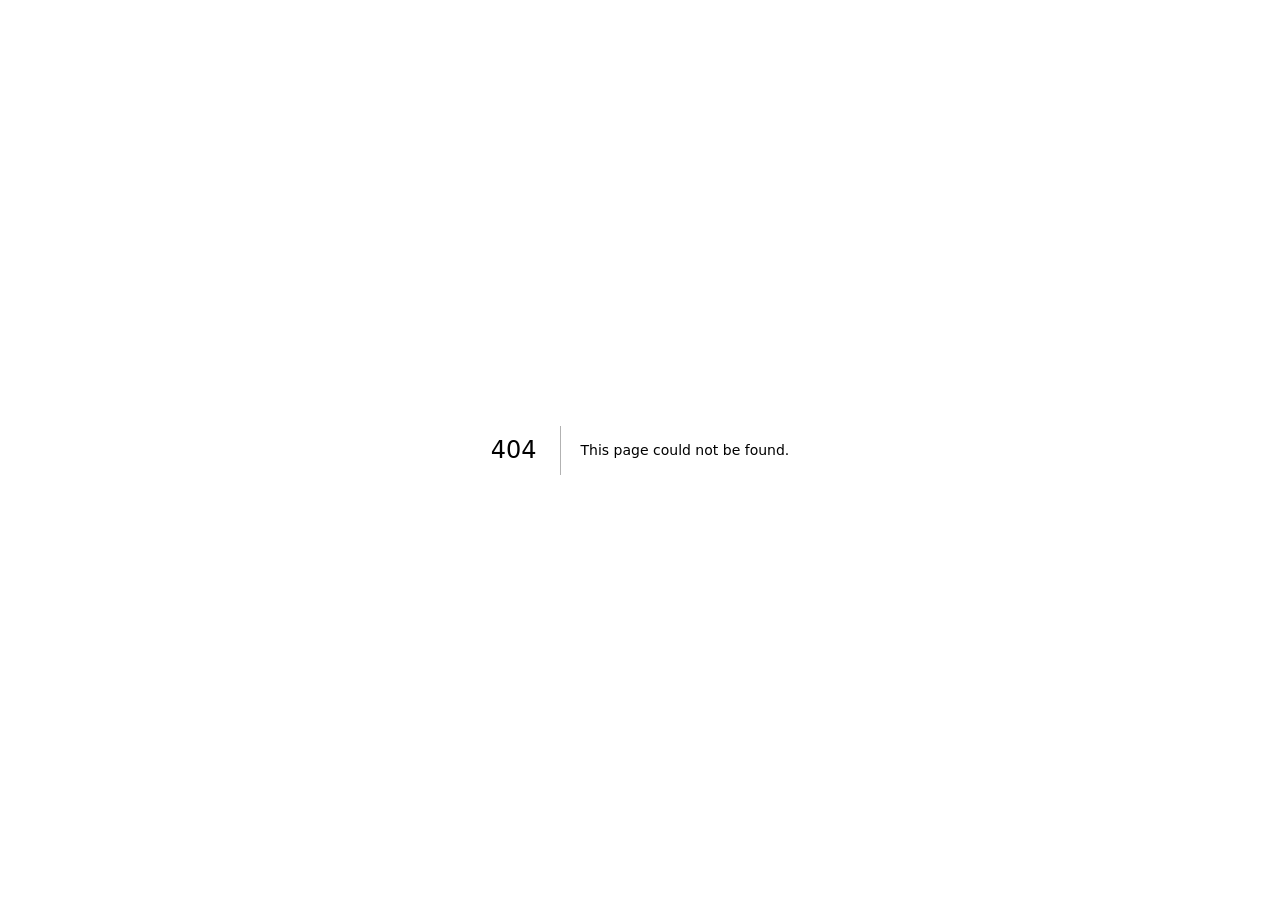
<file: 404/index.html>
<!DOCTYPE html><html lang="en"><head><meta charSet="utf-8"/><meta name="viewport" content="width=device-width, initial-scale=1"/><link rel="stylesheet" href="/_next/static/css/caf0065f8ac56b6b.css" data-precedence="next"/><link rel="preload" as="script" fetchPriority="low" href="/_next/static/chunks/webpack-ec64973e623d889b.js"/><script src="/_next/static/chunks/fd9d1056-87da80e0c187477b.js" async=""></script><script src="/_next/static/chunks/117-35fdc185c37d673b.js" async=""></script><script src="/_next/static/chunks/main-app-04c021b0fac00ea1.js" async=""></script><meta name="robots" content="noindex"/><title>404: This page could not be found.</title><meta name="theme-color" content="#8B5CF6"/><title>RaiderTech — Digital Infrastructure &amp; Revenue Systems Engineering</title><meta name="description" content="RaiderTech is a digital infrastructure and revenue systems engineering firm. We eliminate operational chaos and create predictable, measurable growth for SMEs and emerging enterprises."/><script src="/_next/static/chunks/polyfills-42372ed130431b0a.js" noModule=""></script></head><body class="__variable_d8ebd1 font-sans antialiased"><div style="font-family:system-ui,&quot;Segoe UI&quot;,Roboto,Helvetica,Arial,sans-serif,&quot;Apple Color Emoji&quot;,&quot;Segoe UI Emoji&quot;;height:100vh;text-align:center;display:flex;flex-direction:column;align-items:center;justify-content:center"><div><style>body{color:#000;background:#fff;margin:0}.next-error-h1{border-right:1px solid rgba(0,0,0,.3)}@media (prefers-color-scheme:dark){body{color:#fff;background:#000}.next-error-h1{border-right:1px solid rgba(255,255,255,.3)}}</style><h1 class="next-error-h1" style="display:inline-block;margin:0 20px 0 0;padding:0 23px 0 0;font-size:24px;font-weight:500;vertical-align:top;line-height:49px">404</h1><div style="display:inline-block"><h2 style="font-size:14px;font-weight:400;line-height:49px;margin:0">This page could not be found.</h2></div></div></div><script src="/_next/static/chunks/webpack-ec64973e623d889b.js" async=""></script><script>(self.__next_f=self.__next_f||[]).push([0]);self.__next_f.push([2,null])</script><script>self.__next_f.push([1,"1:HL[\"/_next/static/css/caf0065f8ac56b6b.css\",\"style\"]\n"])</script><script>self.__next_f.push([1,"2:I[2846,[],\"\"]\n4:I[4707,[],\"\"]\n5:I[6423,[],\"\"]\nb:I[1060,[],\"\"]\n6:{\"fontFamily\":\"system-ui,\\\"Segoe UI\\\",Roboto,Helvetica,Arial,sans-serif,\\\"Apple Color Emoji\\\",\\\"Segoe UI Emoji\\\"\",\"height\":\"100vh\",\"textAlign\":\"center\",\"display\":\"flex\",\"flexDirection\":\"column\",\"alignItems\":\"center\",\"justifyContent\":\"center\"}\n7:{\"display\":\"inline-block\",\"margin\":\"0 20px 0 0\",\"padding\":\"0 23px 0 0\",\"fontSize\":24,\"fontWeight\":500,\"verticalAlign\":\"top\",\"lineHeight\":\"49px\"}\n8:{\"display\":\"inline-block\"}\n9:{\"fontSize\":14,\"fontWeight\":400,\"lineHeight\":\"49px\",\"margin\":0}\nc:[]\n"])</script><script>self.__next_f.push([1,"0:[\"$\",\"$L2\",null,{\"buildId\":\"zVH44bvYmbKiQSHw4cwv1\",\"assetPrefix\":\"\",\"urlParts\":[\"\",\"_not-found\",\"\"],\"initialTree\":[\"\",{\"children\":[\"/_not-found\",{\"children\":[\"__PAGE__\",{}]}]},\"$undefined\",\"$undefined\",true],\"initialSeedData\":[\"\",{\"children\":[\"/_not-found\",{\"children\":[\"__PAGE__\",{},[[\"$L3\",[[\"$\",\"title\",null,{\"children\":\"404: This page could not be found.\"}],[\"$\",\"div\",null,{\"style\":{\"fontFamily\":\"system-ui,\\\"Segoe UI\\\",Roboto,Helvetica,Arial,sans-serif,\\\"Apple Color Emoji\\\",\\\"Segoe UI Emoji\\\"\",\"height\":\"100vh\",\"textAlign\":\"center\",\"display\":\"flex\",\"flexDirection\":\"column\",\"alignItems\":\"center\",\"justifyContent\":\"center\"},\"children\":[\"$\",\"div\",null,{\"children\":[[\"$\",\"style\",null,{\"dangerouslySetInnerHTML\":{\"__html\":\"body{color:#000;background:#fff;margin:0}.next-error-h1{border-right:1px solid rgba(0,0,0,.3)}@media (prefers-color-scheme:dark){body{color:#fff;background:#000}.next-error-h1{border-right:1px solid rgba(255,255,255,.3)}}\"}}],[\"$\",\"h1\",null,{\"className\":\"next-error-h1\",\"style\":{\"display\":\"inline-block\",\"margin\":\"0 20px 0 0\",\"padding\":\"0 23px 0 0\",\"fontSize\":24,\"fontWeight\":500,\"verticalAlign\":\"top\",\"lineHeight\":\"49px\"},\"children\":\"404\"}],[\"$\",\"div\",null,{\"style\":{\"display\":\"inline-block\"},\"children\":[\"$\",\"h2\",null,{\"style\":{\"fontSize\":14,\"fontWeight\":400,\"lineHeight\":\"49px\",\"margin\":0},\"children\":\"This page could not be found.\"}]}]]}]}]],null],null],null]},[null,[\"$\",\"$L4\",null,{\"parallelRouterKey\":\"children\",\"segmentPath\":[\"children\",\"/_not-found\",\"children\"],\"error\":\"$undefined\",\"errorStyles\":\"$undefined\",\"errorScripts\":\"$undefined\",\"template\":[\"$\",\"$L5\",null,{}],\"templateStyles\":\"$undefined\",\"templateScripts\":\"$undefined\",\"notFound\":\"$undefined\",\"notFoundStyles\":\"$undefined\"}]],null]},[[[[\"$\",\"link\",\"0\",{\"rel\":\"stylesheet\",\"href\":\"/_next/static/css/caf0065f8ac56b6b.css\",\"precedence\":\"next\",\"crossOrigin\":\"$undefined\"}]],[\"$\",\"html\",null,{\"lang\":\"en\",\"children\":[\"$\",\"body\",null,{\"className\":\"__variable_d8ebd1 font-sans antialiased\",\"children\":[\"$\",\"$L4\",null,{\"parallelRouterKey\":\"children\",\"segmentPath\":[\"children\"],\"error\":\"$undefined\",\"errorStyles\":\"$undefined\",\"errorScripts\":\"$undefined\",\"template\":[\"$\",\"$L5\",null,{}],\"templateStyles\":\"$undefined\",\"templateScripts\":\"$undefined\",\"notFound\":[[\"$\",\"title\",null,{\"children\":\"404: This page could not be found.\"}],[\"$\",\"div\",null,{\"style\":\"$6\",\"children\":[\"$\",\"div\",null,{\"children\":[[\"$\",\"style\",null,{\"dangerouslySetInnerHTML\":{\"__html\":\"body{color:#000;background:#fff;margin:0}.next-error-h1{border-right:1px solid rgba(0,0,0,.3)}@media (prefers-color-scheme:dark){body{color:#fff;background:#000}.next-error-h1{border-right:1px solid rgba(255,255,255,.3)}}\"}}],[\"$\",\"h1\",null,{\"className\":\"next-error-h1\",\"style\":\"$7\",\"children\":\"404\"}],[\"$\",\"div\",null,{\"style\":\"$8\",\"children\":[\"$\",\"h2\",null,{\"style\":\"$9\",\"children\":\"This page could not be found.\"}]}]]}]}]],\"notFoundStyles\":[]}]}]}]],null],null],\"couldBeIntercepted\":false,\"initialHead\":[[\"$\",\"meta\",null,{\"name\":\"robots\",\"content\":\"noindex\"}],\"$La\"],\"globalErrorComponent\":\"$b\",\"missingSlots\":\"$Wc\"}]\n"])</script><script>self.__next_f.push([1,"a:[[\"$\",\"meta\",\"0\",{\"name\":\"viewport\",\"content\":\"width=device-width, initial-scale=1\"}],[\"$\",\"meta\",\"1\",{\"name\":\"theme-color\",\"content\":\"#8B5CF6\"}],[\"$\",\"meta\",\"2\",{\"charSet\":\"utf-8\"}],[\"$\",\"title\",\"3\",{\"children\":\"RaiderTech — Digital Infrastructure \u0026 Revenue Systems Engineering\"}],[\"$\",\"meta\",\"4\",{\"name\":\"description\",\"content\":\"RaiderTech is a digital infrastructure and revenue systems engineering firm. We eliminate operational chaos and create predictable, measurable growth for SMEs and emerging enterprises.\"}]]\n3:null\n"])</script></body></html>
</file>
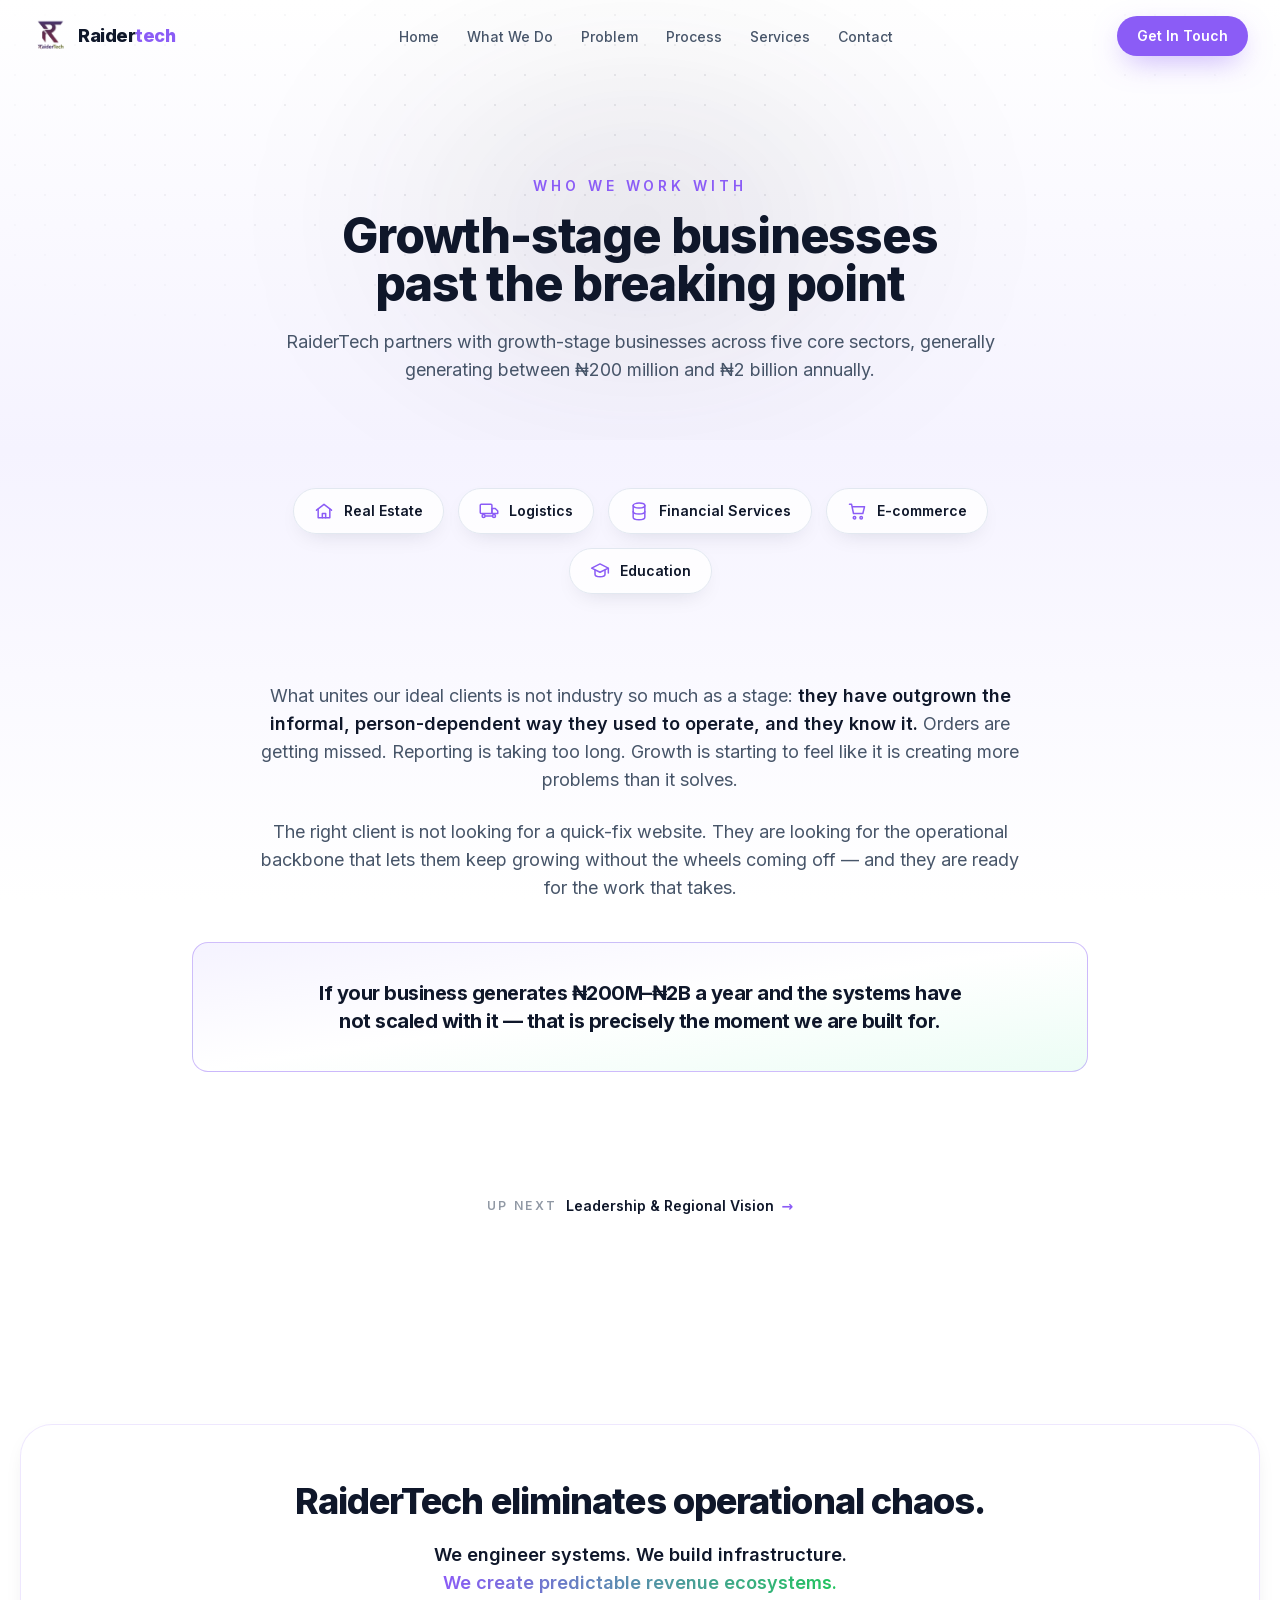
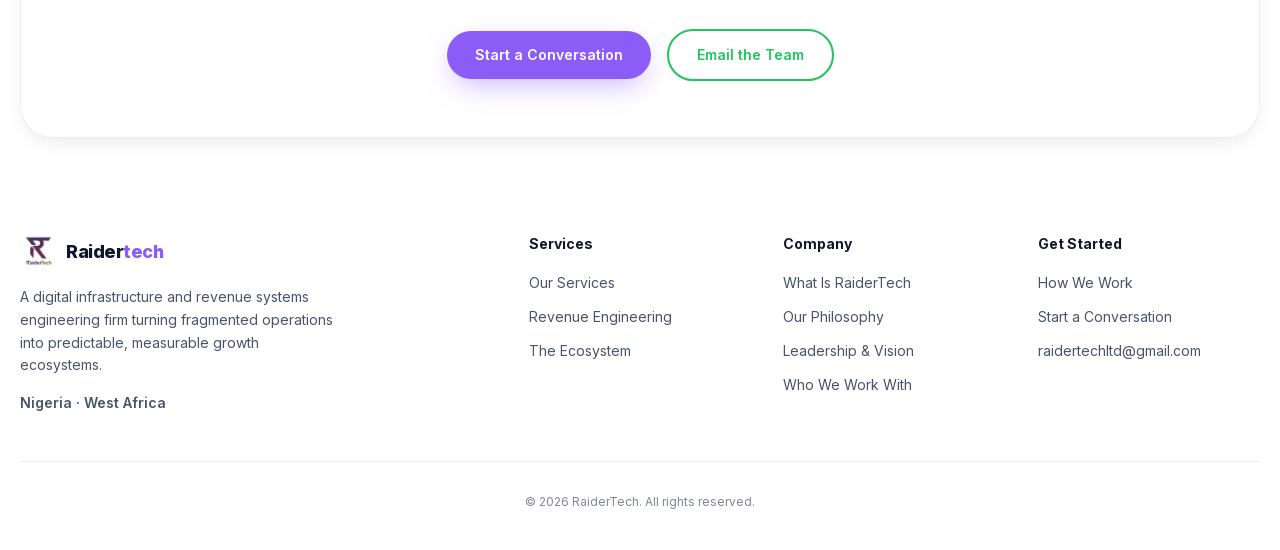
<file: clients/index.html>
<!DOCTYPE html><html lang="en"><head><meta charSet="utf-8"/><meta name="viewport" content="width=device-width, initial-scale=1"/><link rel="preload" as="image" href="/raidertech-logo.png" fetchPriority="high"/><link rel="stylesheet" href="/_next/static/css/caf0065f8ac56b6b.css" data-precedence="next"/><link rel="preload" as="script" fetchPriority="low" href="/_next/static/chunks/webpack-ec64973e623d889b.js"/><script src="/_next/static/chunks/fd9d1056-87da80e0c187477b.js" async=""></script><script src="/_next/static/chunks/117-35fdc185c37d673b.js" async=""></script><script src="/_next/static/chunks/main-app-04c021b0fac00ea1.js" async=""></script><script src="/_next/static/chunks/718-068026d59cd66a0b.js" async=""></script><script src="/_next/static/chunks/51-fa287bd055326840.js" async=""></script><script src="/_next/static/chunks/app/clients/page-f7928687b3f09b31.js" async=""></script><meta name="theme-color" content="#8B5CF6"/><title>Who We Work With — Growth-Stage Businesses | RaiderTech</title><meta name="description" content="RaiderTech partners with growth-stage businesses across Real Estate, Logistics, Financial Services, E-commerce, and Education, generally generating ₦200 million to ₦2 billion annually."/><link rel="icon" href="/icon.png?f579bc81c4360bb5" type="image/png" sizes="512x512"/><script src="/_next/static/chunks/polyfills-42372ed130431b0a.js" noModule=""></script></head><body class="__variable_d8ebd1 font-sans antialiased"><header class="fixed inset-x-0 top-0 z-50 transition-all duration-300 bg-transparent backdrop-blur-0"><nav aria-label="Main" class="mx-auto flex h-16 max-w-7xl items-center justify-between px-5 sm:h-[72px] sm:px-8"><a class="group flex items-center gap-2.5" href="/"><img alt="RaiderTech logo" fetchPriority="high" width="40" height="40" decoding="async" data-nimg="1" class="h-9 w-9 object-contain transition-transform duration-300 group-hover:scale-110" style="color:transparent" src="/raidertech-logo.png"/><span class="text-lg font-extrabold tracking-tight text-ink">Raider<span class="text-primary">tech</span></span></a><ul class="hidden items-center gap-7 lg:flex"><li><a class="relative text-sm font-medium transition-colors duration-200 hover:text-primary text-body" href="/">Home</a></li><li><a class="relative text-sm font-medium transition-colors duration-200 hover:text-primary text-body" href="/what-we-do/">What We Do</a></li><li><a class="relative text-sm font-medium transition-colors duration-200 hover:text-primary text-body" href="/problem/">Problem</a></li><li><a class="relative text-sm font-medium transition-colors duration-200 hover:text-primary text-body" href="/process/">Process</a></li><li><a class="relative text-sm font-medium transition-colors duration-200 hover:text-primary text-body" href="/services/">Services</a></li><li><a class="relative text-sm font-medium transition-colors duration-200 hover:text-primary text-body" href="/contact/">Contact</a></li></ul><div class="flex items-center gap-2"><a class="hidden rounded-full bg-primary px-5 py-2.5 text-sm font-semibold text-white shadow-glowPurple transition-all duration-300 hover:scale-105 hover:shadow-[0_0_30px_rgba(139,92,246,0.6)] lg:inline-flex" href="/contact/">Get In Touch</a><button type="button" aria-label="Open menu" aria-expanded="false" class="grid h-10 w-10 place-items-center rounded-xl border border-slate-200 bg-white/70 text-ink transition-colors hover:bg-white lg:hidden"><svg viewBox="0 0 24 24" fill="none" stroke="currentColor" stroke-width="2" stroke-linecap="round" class="h-5 w-5" aria-hidden="true"><path d="M4 6h16M4 12h16M4 18h16"></path></svg></button></div></nav><div class="overflow-hidden transition-all duration-300 lg:hidden max-h-0 opacity-0"><ul class="mx-5 mb-4 space-y-1 rounded-2xl border border-slate-200 bg-white/95 p-3 shadow-soft backdrop-blur-md"><li><a class="block rounded-xl px-4 py-3 text-sm font-medium transition-colors text-body hover:bg-primary-50 hover:text-primary" href="/">Home</a></li><li><a class="block rounded-xl px-4 py-3 text-sm font-medium transition-colors text-body hover:bg-primary-50 hover:text-primary" href="/what-we-do/">What We Do</a></li><li><a class="block rounded-xl px-4 py-3 text-sm font-medium transition-colors text-body hover:bg-primary-50 hover:text-primary" href="/problem/">Problem</a></li><li><a class="block rounded-xl px-4 py-3 text-sm font-medium transition-colors text-body hover:bg-primary-50 hover:text-primary" href="/process/">Process</a></li><li><a class="block rounded-xl px-4 py-3 text-sm font-medium transition-colors text-body hover:bg-primary-50 hover:text-primary" href="/services/">Services</a></li><li><a class="block rounded-xl px-4 py-3 text-sm font-medium transition-colors text-body hover:bg-primary-50 hover:text-primary" href="/contact/">Contact</a></li><li class="pt-1"><a class="block rounded-full bg-primary px-5 py-3 text-center text-sm font-semibold text-white shadow-glowPurple" href="/contact/">Get In Touch</a></li></ul></div></header><main><section class="relative overflow-hidden px-5 pb-14 pt-36 text-center sm:pt-44"><div aria-hidden="true" class="pointer-events-none absolute left-1/2 top-10 -z-10 h-[360px] w-[640px] -translate-x-1/2 rounded-full opacity-60 blur-[100px]" style="background:radial-gradient(closest-side, rgba(43, 41, 48, 0.26), transparent)"></div><div aria-hidden="true" class="bg-dots mask-fade-dots pointer-events-none absolute inset-0 -z-10"></div><div class="mx-auto max-w-3xl"><div class="reveal  "><p class="text-xs font-semibold uppercase tracking-[0.28em] text-primary sm:text-sm">Who We Work With</p><h1 class="text-balance mt-4 text-4xl font-extrabold tracking-tight text-ink sm:text-5xl">Growth-stage businesses past the breaking point</h1><p class="mt-5 text-base leading-relaxed text-body sm:text-lg">RaiderTech partners with growth-stage businesses across five core sectors, generally generating between ₦200 million and ₦2 billion annually.</p></div></div></section><section class="relative px-5 py-12"><div class="mx-auto flex max-w-3xl flex-wrap items-center justify-center gap-3.5"><div class="reveal  "><span class="inline-flex items-center gap-2.5 rounded-full border border-slate-200 bg-white/80 px-5 py-3 text-sm font-semibold text-ink shadow-soft transition-all duration-300 hover:-translate-y-0.5 hover:border-primary/40"><svg viewBox="0 0 24 24" fill="none" stroke="currentColor" stroke-width="1.8" stroke-linecap="round" stroke-linejoin="round" class="h-5 w-5 text-primary" aria-hidden="true"><path d="m3 11 9-7 9 7"></path><path d="M5 10v10h14V10"></path><path d="M10 20v-5h4v5"></path></svg>Real Estate</span></div><div class="reveal  " style="transition-delay:80ms"><span class="inline-flex items-center gap-2.5 rounded-full border border-slate-200 bg-white/80 px-5 py-3 text-sm font-semibold text-ink shadow-soft transition-all duration-300 hover:-translate-y-0.5 hover:border-primary/40"><svg viewBox="0 0 24 24" fill="none" stroke="currentColor" stroke-width="1.8" stroke-linecap="round" stroke-linejoin="round" class="h-5 w-5 text-primary" aria-hidden="true"><rect x="1.5" y="4" width="14" height="11" rx="1.2"></rect><path d="M15.5 9h4l3 3v3h-7V9Z"></path><circle cx="5.5" cy="18" r="1.8"></circle><circle cx="18" cy="18" r="1.8"></circle><path d="M8 18h8"></path></svg>Logistics</span></div><div class="reveal  " style="transition-delay:160ms"><span class="inline-flex items-center gap-2.5 rounded-full border border-slate-200 bg-white/80 px-5 py-3 text-sm font-semibold text-ink shadow-soft transition-all duration-300 hover:-translate-y-0.5 hover:border-primary/40"><svg viewBox="0 0 24 24" fill="none" stroke="currentColor" stroke-width="1.8" stroke-linecap="round" stroke-linejoin="round" class="h-5 w-5 text-primary" aria-hidden="true"><ellipse cx="12" cy="5.5" rx="7" ry="3"></ellipse><path d="M5 5.5v7c0 1.7 3.1 3 7 3s7-1.3 7-3v-7"></path><path d="M5 12.5v7c0 1.7 3.1 3 7 3s7-1.3 7-3v-7"></path></svg>Financial Services</span></div><div class="reveal  " style="transition-delay:240ms"><span class="inline-flex items-center gap-2.5 rounded-full border border-slate-200 bg-white/80 px-5 py-3 text-sm font-semibold text-ink shadow-soft transition-all duration-300 hover:-translate-y-0.5 hover:border-primary/40"><svg viewBox="0 0 24 24" fill="none" stroke="currentColor" stroke-width="1.8" stroke-linecap="round" stroke-linejoin="round" class="h-5 w-5 text-primary" aria-hidden="true"><circle cx="9" cy="20" r="1.5"></circle><circle cx="17" cy="20" r="1.5"></circle><path d="M3 4h2.5l2.3 11H19l2-8H6"></path></svg>E-commerce</span></div><div class="reveal  " style="transition-delay:320ms"><span class="inline-flex items-center gap-2.5 rounded-full border border-slate-200 bg-white/80 px-5 py-3 text-sm font-semibold text-ink shadow-soft transition-all duration-300 hover:-translate-y-0.5 hover:border-primary/40"><svg viewBox="0 0 24 24" fill="none" stroke="currentColor" stroke-width="1.8" stroke-linecap="round" stroke-linejoin="round" class="h-5 w-5 text-primary" aria-hidden="true"><path d="M12 3.5 2 8.5l10 5 10-5-10-5Z"></path><path d="M6 11v5c0 1.7 2.7 3 6 3s6-1.3 6-3v-5"></path><path d="M22 9v5.5"></path></svg>Education</span></div></div></section><section class="relative px-5 py-10"><div class="mx-auto max-w-3xl space-y-6"><div class="reveal  "><p class="text-center text-base leading-relaxed text-body sm:text-lg">What unites our ideal clients is not industry so much as a stage:<!-- --> <span class="font-semibold text-ink">they have outgrown the informal, person-dependent way they used to operate, and they know it.</span> <!-- -->Orders are getting missed. Reporting is taking too long. Growth is starting to feel like it is creating more problems than it solves.</p></div><div class="reveal  " style="transition-delay:100ms"><p class="text-center text-base leading-relaxed text-body sm:text-lg">The right client is not looking for a quick-fix website. They are looking for the operational backbone that lets them keep growing without the wheels coming off — and they are ready for the work that takes.</p></div></div></section><section class="px-5 pb-20 sm:pb-24"><div class="mx-auto max-w-4xl"><div class="reveal  "><div class="rounded-2xl border border-primary/40 bg-gradient-to-br from-primary-50 via-white to-secondary-50 p-7 text-center sm:p-9"><p class="text-balance text-lg font-bold leading-[1.45] tracking-tight text-ink sm:text-xl">If your business generates ₦200M–₦2B a year and the systems have not scaled with it — that is precisely the moment we are built for.</p></div></div></div></section><div class="mx-auto px-5 pb-24 pt-6 text-center sm:pb-28"><div class="reveal  "><a class="group inline-flex items-center gap-2 text-sm font-semibold text-primary transition-colors hover:text-primary-600" href="/leadership/"><span class="text-xs uppercase tracking-[0.2em] text-body/60">Up next</span><span class="text-ink group-hover:underline">Leadership &amp; Regional Vision</span><span aria-hidden="true" class="transition-transform duration-300 group-hover:translate-x-1">→</span></a></div></div></main><section class="relative scroll-mt-24 px-5 pt-20 sm:pt-24"><div class="reveal  "><div class="mx-auto max-w-7xl rounded-[2rem] border border-primary/15 bg-white/80 px-6 py-14 text-center shadow-soft backdrop-blur-sm sm:px-12"><h2 class="text-balance text-3xl font-extrabold tracking-tight text-ink sm:text-4xl">RaiderTech eliminates operational chaos.</h2><p class="mx-auto mt-5 max-w-xl text-base font-semibold leading-relaxed text-ink sm:text-lg">We engineer systems. We build infrastructure.<br/><span class="bg-gradient-to-r from-primary to-secondary bg-clip-text text-transparent">We create predictable revenue ecosystems.</span></p><div class="mt-8 flex flex-col items-center justify-center gap-4 sm:flex-row"><a class="btn-primary" href="/contact/">Start a Conversation</a><a href="mailto:hello@raidertech.app" class="btn-green">Email the Team</a></div></div></div></section><footer class="relative px-5 pb-10 pt-20 sm:pt-24"><div class="mx-auto max-w-7xl"><div class="grid grid-cols-2 gap-8 md:grid-cols-3 lg:grid-cols-5"><div class="col-span-2"><a class="group flex items-center gap-2.5" href="/"><img alt="RaiderTech logo" loading="lazy" width="40" height="40" decoding="async" data-nimg="1" class="h-9 w-9 object-contain transition-transform duration-300 group-hover:scale-110" style="color:transparent" src="/raidertech-logo.png"/><span class="text-lg font-extrabold tracking-tight text-ink">Raider<span class="text-primary">tech</span></span></a><p class="mt-4 max-w-xs text-sm leading-relaxed text-body">A digital infrastructure and revenue systems engineering firm turning fragmented operations into predictable, measurable growth ecosystems.</p><p class="mt-4 text-sm font-semibold text-body">Nigeria · West Africa</p></div><div><h3 class="text-sm font-bold text-ink">Services</h3><ul class="mt-4 space-y-2.5"><li><a class="text-sm text-body transition-colors hover:text-primary" href="/services/">Our Services</a></li><li><a class="text-sm text-body transition-colors hover:text-primary" href="/revenue/">Revenue Engineering</a></li><li><a class="text-sm text-body transition-colors hover:text-primary" href="/ecosystem/">The Ecosystem</a></li></ul></div><div><h3 class="text-sm font-bold text-ink">Company</h3><ul class="mt-4 space-y-2.5"><li><a class="text-sm text-body transition-colors hover:text-primary" href="/what-we-do/">What Is RaiderTech</a></li><li><a class="text-sm text-body transition-colors hover:text-primary" href="/process/">Our Philosophy</a></li><li><a class="text-sm text-body transition-colors hover:text-primary" href="/leadership/">Leadership &amp; Vision</a></li><li><a class="text-sm text-body transition-colors hover:text-primary" href="/clients/">Who We Work With</a></li></ul></div><div><h3 class="text-sm font-bold text-ink">Get Started</h3><ul class="mt-4 space-y-2.5"><li><a class="text-sm text-body transition-colors hover:text-primary" href="/how-we-work/">How We Work</a></li><li><a class="text-sm text-body transition-colors hover:text-primary" href="/contact/">Start a Conversation</a></li><li><a class="text-sm text-body transition-colors hover:text-primary" href="mailto:raidertechltd@gmail.com">raidertechltd@gmail.com</a></li></ul></div></div><p class="mt-12 border-t border-slate-200/70 pt-8 text-center text-xs text-body/70">© <!-- -->2026<!-- --> RaiderTech. All rights reserved.</p></div></footer><script src="/_next/static/chunks/webpack-ec64973e623d889b.js" async=""></script><script>(self.__next_f=self.__next_f||[]).push([0]);self.__next_f.push([2,null])</script><script>self.__next_f.push([1,"1:HL[\"/_next/static/css/caf0065f8ac56b6b.css\",\"style\"]\n"])</script><script>self.__next_f.push([1,"2:I[2846,[],\"\"]\n4:I[4727,[\"718\",\"static/chunks/718-068026d59cd66a0b.js\",\"51\",\"static/chunks/51-fa287bd055326840.js\",\"849\",\"static/chunks/app/clients/page-f7928687b3f09b31.js\"],\"default\"]\n5:I[24,[\"718\",\"static/chunks/718-068026d59cd66a0b.js\",\"51\",\"static/chunks/51-fa287bd055326840.js\",\"849\",\"static/chunks/app/clients/page-f7928687b3f09b31.js\"],\"default\"]\n6:I[2972,[\"718\",\"static/chunks/718-068026d59cd66a0b.js\",\"51\",\"static/chunks/51-fa287bd055326840.js\",\"849\",\"static/chunks/app/clients/page-f7928687b3f09b31.js\"],\"\"]\n7:I[5878,[\"718\",\"static/chunks/718-068026d59cd66a0b.js\",\"51\",\"static/chunks/51-fa287bd055326840.js\",\"849\",\"static/chunks/app/clients/page-f7928687b3f09b31.js\"],\"Image\"]\n8:I[4707,[],\"\"]\n9:I[6423,[],\"\"]\nb:I[1060,[],\"\"]\nc:[]\n"])</script><script>self.__next_f.push([1,"0:[\"$\",\"$L2\",null,{\"buildId\":\"zVH44bvYmbKiQSHw4cwv1\",\"assetPrefix\":\"\",\"urlParts\":[\"\",\"clients\",\"\"],\"initialTree\":[\"\",{\"children\":[\"clients\",{\"children\":[\"__PAGE__\",{}]}]},\"$undefined\",\"$undefined\",true],\"initialSeedData\":[\"\",{\"children\":[\"clients\",{\"children\":[\"__PAGE__\",{},[[\"$L3\",[[\"$\",\"$L4\",null,{}],[\"$\",\"main\",null,{\"children\":[[\"$\",\"section\",null,{\"className\":\"relative overflow-hidden px-5 pb-14 pt-36 text-center sm:pt-44\",\"children\":[[\"$\",\"div\",null,{\"aria-hidden\":\"true\",\"className\":\"pointer-events-none absolute left-1/2 top-10 -z-10 h-[360px] w-[640px] -translate-x-1/2 rounded-full opacity-60 blur-[100px]\",\"style\":{\"background\":\"radial-gradient(closest-side, rgba(43, 41, 48, 0.26), transparent)\"}}],[\"$\",\"div\",null,{\"aria-hidden\":\"true\",\"className\":\"bg-dots mask-fade-dots pointer-events-none absolute inset-0 -z-10\"}],[\"$\",\"div\",null,{\"className\":\"mx-auto max-w-3xl\",\"children\":[\"$\",\"$L5\",null,{\"children\":[[\"$\",\"p\",null,{\"className\":\"text-xs font-semibold uppercase tracking-[0.28em] text-primary sm:text-sm\",\"children\":\"Who We Work With\"}],[\"$\",\"h1\",null,{\"className\":\"text-balance mt-4 text-4xl font-extrabold tracking-tight text-ink sm:text-5xl\",\"children\":\"Growth-stage businesses past the breaking point\"}],[\"$\",\"p\",null,{\"className\":\"mt-5 text-base leading-relaxed text-body sm:text-lg\",\"children\":\"RaiderTech partners with growth-stage businesses across five core sectors, generally generating between ₦200 million and ₦2 billion annually.\"}]]}]}]]}],[\"$\",\"section\",null,{\"className\":\"relative px-5 py-12\",\"children\":[\"$\",\"div\",null,{\"className\":\"mx-auto flex max-w-3xl flex-wrap items-center justify-center gap-3.5\",\"children\":[[\"$\",\"$L5\",\"Real Estate\",{\"delay\":0,\"children\":[\"$\",\"span\",null,{\"className\":\"inline-flex items-center gap-2.5 rounded-full border border-slate-200 bg-white/80 px-5 py-3 text-sm font-semibold text-ink shadow-soft transition-all duration-300 hover:-translate-y-0.5 hover:border-primary/40\",\"children\":[[\"$\",\"svg\",null,{\"viewBox\":\"0 0 24 24\",\"fill\":\"none\",\"stroke\":\"currentColor\",\"strokeWidth\":\"1.8\",\"strokeLinecap\":\"round\",\"strokeLinejoin\":\"round\",\"className\":\"h-5 w-5 text-primary\",\"aria-hidden\":\"true\",\"children\":[[\"$\",\"path\",null,{\"d\":\"m3 11 9-7 9 7\"}],[\"$\",\"path\",null,{\"d\":\"M5 10v10h14V10\"}],[\"$\",\"path\",null,{\"d\":\"M10 20v-5h4v5\"}]]}],\"Real Estate\"]}]}],[\"$\",\"$L5\",\"Logistics\",{\"delay\":80,\"children\":[\"$\",\"span\",null,{\"className\":\"inline-flex items-center gap-2.5 rounded-full border border-slate-200 bg-white/80 px-5 py-3 text-sm font-semibold text-ink shadow-soft transition-all duration-300 hover:-translate-y-0.5 hover:border-primary/40\",\"children\":[[\"$\",\"svg\",null,{\"viewBox\":\"0 0 24 24\",\"fill\":\"none\",\"stroke\":\"currentColor\",\"strokeWidth\":\"1.8\",\"strokeLinecap\":\"round\",\"strokeLinejoin\":\"round\",\"className\":\"h-5 w-5 text-primary\",\"aria-hidden\":\"true\",\"children\":[[\"$\",\"rect\",null,{\"x\":\"1.5\",\"y\":\"4\",\"width\":\"14\",\"height\":\"11\",\"rx\":\"1.2\"}],[\"$\",\"path\",null,{\"d\":\"M15.5 9h4l3 3v3h-7V9Z\"}],[\"$\",\"circle\",null,{\"cx\":\"5.5\",\"cy\":\"18\",\"r\":\"1.8\"}],[\"$\",\"circle\",null,{\"cx\":\"18\",\"cy\":\"18\",\"r\":\"1.8\"}],[\"$\",\"path\",null,{\"d\":\"M8 18h8\"}]]}],\"Logistics\"]}]}],[\"$\",\"$L5\",\"Financial Services\",{\"delay\":160,\"children\":[\"$\",\"span\",null,{\"className\":\"inline-flex items-center gap-2.5 rounded-full border border-slate-200 bg-white/80 px-5 py-3 text-sm font-semibold text-ink shadow-soft transition-all duration-300 hover:-translate-y-0.5 hover:border-primary/40\",\"children\":[[\"$\",\"svg\",null,{\"viewBox\":\"0 0 24 24\",\"fill\":\"none\",\"stroke\":\"currentColor\",\"strokeWidth\":\"1.8\",\"strokeLinecap\":\"round\",\"strokeLinejoin\":\"round\",\"className\":\"h-5 w-5 text-primary\",\"aria-hidden\":\"true\",\"children\":[[\"$\",\"ellipse\",null,{\"cx\":\"12\",\"cy\":\"5.5\",\"rx\":\"7\",\"ry\":\"3\"}],[\"$\",\"path\",null,{\"d\":\"M5 5.5v7c0 1.7 3.1 3 7 3s7-1.3 7-3v-7\"}],[\"$\",\"path\",null,{\"d\":\"M5 12.5v7c0 1.7 3.1 3 7 3s7-1.3 7-3v-7\"}]]}],\"Financial Services\"]}]}],[\"$\",\"$L5\",\"E-commerce\",{\"delay\":240,\"children\":[\"$\",\"span\",null,{\"className\":\"inline-flex items-center gap-2.5 rounded-full border border-slate-200 bg-white/80 px-5 py-3 text-sm font-semibold text-ink shadow-soft transition-all duration-300 hover:-translate-y-0.5 hover:border-primary/40\",\"children\":[[\"$\",\"svg\",null,{\"viewBox\":\"0 0 24 24\",\"fill\":\"none\",\"stroke\":\"currentColor\",\"strokeWidth\":\"1.8\",\"strokeLinecap\":\"round\",\"strokeLinejoin\":\"round\",\"className\":\"h-5 w-5 text-primary\",\"aria-hidden\":\"true\",\"children\":[[\"$\",\"circle\",null,{\"cx\":\"9\",\"cy\":\"20\",\"r\":\"1.5\"}],[\"$\",\"circle\",null,{\"cx\":\"17\",\"cy\":\"20\",\"r\":\"1.5\"}],[\"$\",\"path\",null,{\"d\":\"M3 4h2.5l2.3 11H19l2-8H6\"}]]}],\"E-commerce\"]}]}],[\"$\",\"$L5\",\"Education\",{\"delay\":320,\"children\":[\"$\",\"span\",null,{\"className\":\"inline-flex items-center gap-2.5 rounded-full border border-slate-200 bg-white/80 px-5 py-3 text-sm font-semibold text-ink shadow-soft transition-all duration-300 hover:-translate-y-0.5 hover:border-primary/40\",\"children\":[[\"$\",\"svg\",null,{\"viewBox\":\"0 0 24 24\",\"fill\":\"none\",\"stroke\":\"currentColor\",\"strokeWidth\":\"1.8\",\"strokeLinecap\":\"round\",\"strokeLinejoin\":\"round\",\"className\":\"h-5 w-5 text-primary\",\"aria-hidden\":\"true\",\"children\":[[\"$\",\"path\",null,{\"d\":\"M12 3.5 2 8.5l10 5 10-5-10-5Z\"}],[\"$\",\"path\",null,{\"d\":\"M6 11v5c0 1.7 2.7 3 6 3s6-1.3 6-3v-5\"}],[\"$\",\"path\",null,{\"d\":\"M22 9v5.5\"}]]}],\"Education\"]}]}]]}]}],[\"$\",\"section\",null,{\"className\":\"relative px-5 py-10\",\"children\":[\"$\",\"div\",null,{\"className\":\"mx-auto max-w-3xl space-y-6\",\"children\":[[\"$\",\"$L5\",null,{\"children\":[\"$\",\"p\",null,{\"className\":\"text-center text-base leading-relaxed text-body sm:text-lg\",\"children\":[\"What unites our ideal clients is not industry so much as a stage:\",\" \",[\"$\",\"span\",null,{\"className\":\"font-semibold text-ink\",\"children\":\"they have outgrown the informal, person-dependent way they used to operate, and they know it.\"}],\" \",\"Orders are getting missed. Reporting is taking too long. Growth is starting to feel like it is creating more problems than it solves.\"]}]}],[\"$\",\"$L5\",null,{\"delay\":100,\"children\":[\"$\",\"p\",null,{\"className\":\"text-center text-base leading-relaxed text-body sm:text-lg\",\"children\":\"The right client is not looking for a quick-fix website. They are looking for the operational backbone that lets them keep growing without the wheels coming off — and they are ready for the work that takes.\"}]}]]}]}],[\"$\",\"section\",null,{\"className\":\"px-5 pb-20 sm:pb-24\",\"children\":[\"$\",\"div\",null,{\"className\":\"mx-auto max-w-4xl\",\"children\":[\"$\",\"$L5\",null,{\"children\":[\"$\",\"div\",null,{\"className\":\"rounded-2xl border border-primary/40 bg-gradient-to-br from-primary-50 via-white to-secondary-50 p-7 text-center sm:p-9\",\"children\":[\"$\",\"p\",null,{\"className\":\"text-balance text-lg font-bold leading-[1.45] tracking-tight text-ink sm:text-xl\",\"children\":\"If your business generates ₦200M–₦2B a year and the systems have not scaled with it — that is precisely the moment we are built for.\"}]}]}]}]}],[\"$\",\"div\",null,{\"className\":\"mx-auto px-5 pb-24 pt-6 text-center sm:pb-28\",\"children\":[\"$\",\"$L5\",null,{\"children\":[\"$\",\"$L6\",null,{\"href\":\"/leadership\",\"className\":\"group inline-flex items-center gap-2 text-sm font-semibold text-primary transition-colors hover:text-primary-600\",\"children\":[[\"$\",\"span\",null,{\"className\":\"text-xs uppercase tracking-[0.2em] text-body/60\",\"children\":\"Up next\"}],[\"$\",\"span\",null,{\"className\":\"text-ink group-hover:underline\",\"children\":\"Leadership \u0026 Regional Vision\"}],[\"$\",\"span\",null,{\"aria-hidden\":\"true\",\"className\":\"transition-transform duration-300 group-hover:translate-x-1\",\"children\":\"→\"}]]}]}]}]]}],[\"$\",\"section\",null,{\"className\":\"relative scroll-mt-24 px-5 pt-20 sm:pt-24\",\"children\":[\"$\",\"$L5\",null,{\"children\":[\"$\",\"div\",null,{\"className\":\"mx-auto max-w-7xl rounded-[2rem] border border-primary/15 bg-white/80 px-6 py-14 text-center shadow-soft backdrop-blur-sm sm:px-12\",\"children\":[[\"$\",\"h2\",null,{\"className\":\"text-balance text-3xl font-extrabold tracking-tight text-ink sm:text-4xl\",\"children\":\"RaiderTech eliminates operational chaos.\"}],[\"$\",\"p\",null,{\"className\":\"mx-auto mt-5 max-w-xl text-base font-semibold leading-relaxed text-ink sm:text-lg\",\"children\":[\"We engineer systems. We build infrastructure.\",[\"$\",\"br\",null,{}],[\"$\",\"span\",null,{\"className\":\"bg-gradient-to-r from-primary to-secondary bg-clip-text text-transparent\",\"children\":\"We create predictable revenue ecosystems.\"}]]}],[\"$\",\"div\",null,{\"className\":\"mt-8 flex flex-col items-center justify-center gap-4 sm:flex-row\",\"children\":[[\"$\",\"$L6\",null,{\"href\":\"/contact\",\"className\":\"btn-primary\",\"children\":\"Start a Conversation\"}],[\"$\",\"a\",null,{\"href\":\"mailto:hello@raidertech.app\",\"className\":\"btn-green\",\"children\":\"Email the Team\"}]]}]]}]}]}],[\"$\",\"footer\",null,{\"className\":\"relative px-5 pb-10 pt-20 sm:pt-24\",\"children\":[\"$\",\"div\",null,{\"className\":\"mx-auto max-w-7xl\",\"children\":[[\"$\",\"div\",null,{\"className\":\"grid grid-cols-2 gap-8 md:grid-cols-3 lg:grid-cols-5\",\"children\":[[\"$\",\"div\",null,{\"className\":\"col-span-2\",\"children\":[[\"$\",\"$L6\",null,{\"href\":\"/\",\"className\":\"group flex items-center gap-2.5\",\"children\":[[\"$\",\"$L7\",null,{\"src\":\"/raidertech-logo.png\",\"alt\":\"RaiderTech logo\",\"width\":40,\"height\":40,\"className\":\"h-9 w-9 object-contain transition-transform duration-300 group-hover:scale-110\"}],[\"$\",\"span\",null,{\"className\":\"text-lg font-extrabold tracking-tight text-ink\",\"children\":[\"Raider\",[\"$\",\"span\",null,{\"className\":\"text-primary\",\"children\":\"tech\"}]]}]]}],[\"$\",\"p\",null,{\"className\":\"mt-4 max-w-xs text-sm leading-relaxed text-body\",\"children\":\"A digital infrastructure and revenue systems engineering firm turning fragmented operations into predictable, measurable growth ecosystems.\"}],[\"$\",\"p\",null,{\"className\":\"mt-4 text-sm font-semibold text-body\",\"children\":\"Nigeria · West Africa\"}]]}],[[\"$\",\"div\",\"Services\",{\"children\":[[\"$\",\"h3\",null,{\"className\":\"text-sm font-bold text-ink\",\"children\":\"Services\"}],[\"$\",\"ul\",null,{\"className\":\"mt-4 space-y-2.5\",\"children\":[[\"$\",\"li\",\"Our Services\",{\"children\":[\"$\",\"$L6\",null,{\"href\":\"/services\",\"className\":\"text-sm text-body transition-colors hover:text-primary\",\"children\":\"Our Services\"}]}],[\"$\",\"li\",\"Revenue Engineering\",{\"children\":[\"$\",\"$L6\",null,{\"href\":\"/revenue\",\"className\":\"text-sm text-body transition-colors hover:text-primary\",\"children\":\"Revenue Engineering\"}]}],[\"$\",\"li\",\"The Ecosystem\",{\"children\":[\"$\",\"$L6\",null,{\"href\":\"/ecosystem\",\"className\":\"text-sm text-body transition-colors hover:text-primary\",\"children\":\"The Ecosystem\"}]}]]}]]}],[\"$\",\"div\",\"Company\",{\"children\":[[\"$\",\"h3\",null,{\"className\":\"text-sm font-bold text-ink\",\"children\":\"Company\"}],[\"$\",\"ul\",null,{\"className\":\"mt-4 space-y-2.5\",\"children\":[[\"$\",\"li\",\"What Is RaiderTech\",{\"children\":[\"$\",\"$L6\",null,{\"href\":\"/what-we-do\",\"className\":\"text-sm text-body transition-colors hover:text-primary\",\"children\":\"What Is RaiderTech\"}]}],[\"$\",\"li\",\"Our Philosophy\",{\"children\":[\"$\",\"$L6\",null,{\"href\":\"/process\",\"className\":\"text-sm text-body transition-colors hover:text-primary\",\"children\":\"Our Philosophy\"}]}],[\"$\",\"li\",\"Leadership \u0026 Vision\",{\"children\":[\"$\",\"$L6\",null,{\"href\":\"/leadership\",\"className\":\"text-sm text-body transition-colors hover:text-primary\",\"children\":\"Leadership \u0026 Vision\"}]}],[\"$\",\"li\",\"Who We Work With\",{\"children\":[\"$\",\"$L6\",null,{\"href\":\"/clients\",\"className\":\"text-sm text-body transition-colors hover:text-primary\",\"children\":\"Who We Work With\"}]}]]}]]}],[\"$\",\"div\",\"Get Started\",{\"children\":[[\"$\",\"h3\",null,{\"className\":\"text-sm font-bold text-ink\",\"children\":\"Get Started\"}],[\"$\",\"ul\",null,{\"className\":\"mt-4 space-y-2.5\",\"children\":[[\"$\",\"li\",\"How We Work\",{\"children\":[\"$\",\"$L6\",null,{\"href\":\"/how-we-work\",\"className\":\"text-sm text-body transition-colors hover:text-primary\",\"children\":\"How We Work\"}]}],[\"$\",\"li\",\"Start a Conversation\",{\"children\":[\"$\",\"$L6\",null,{\"href\":\"/contact\",\"className\":\"text-sm text-body transition-colors hover:text-primary\",\"children\":\"Start a Conversation\"}]}],[\"$\",\"li\",\"raidertechltd@gmail.com\",{\"children\":[\"$\",\"$L6\",null,{\"href\":\"mailto:raidertechltd@gmail.com\",\"className\":\"text-sm text-body transition-colors hover:text-primary\",\"children\":\"raidertechltd@gmail.com\"}]}]]}]]}]]]}],[\"$\",\"p\",null,{\"className\":\"mt-12 border-t border-slate-200/70 pt-8 text-center text-xs text-body/70\",\"children\":[\"© \",2026,\" RaiderTech. All rights reserved.\"]}]]}]}]],null],null],null]},[null,[\"$\",\"$L8\",null,{\"parallelRouterKey\":\"children\",\"segmentPath\":[\"children\",\"clients\",\"children\"],\"error\":\"$undefined\",\"errorStyles\":\"$undefined\",\"errorScripts\":\"$undefined\",\"template\":[\"$\",\"$L9\",null,{}],\"templateStyles\":\"$undefined\",\"templateScripts\":\"$undefined\",\"notFound\":\"$undefined\",\"notFoundStyles\":\"$undefined\"}]],null]},[[[[\"$\",\"link\",\"0\",{\"rel\":\"stylesheet\",\"href\":\"/_next/static/css/caf0065f8ac56b6b.css\",\"precedence\":\"next\",\"crossOrigin\":\"$undefined\"}]],[\"$\",\"html\",null,{\"lang\":\"en\",\"children\":[\"$\",\"body\",null,{\"className\":\"__variable_d8ebd1 font-sans antialiased\",\"children\":[\"$\",\"$L8\",null,{\"parallelRouterKey\":\"children\",\"segmentPath\":[\"children\"],\"error\":\"$undefined\",\"errorStyles\":\"$undefined\",\"errorScripts\":\"$undefined\",\"template\":[\"$\",\"$L9\",null,{}],\"templateStyles\":\"$undefined\",\"templateScripts\":\"$undefined\",\"notFound\":[[\"$\",\"title\",null,{\"children\":\"404: This page could not be found.\"}],[\"$\",\"div\",null,{\"style\":{\"fontFamily\":\"system-ui,\\\"Segoe UI\\\",Roboto,Helvetica,Arial,sans-serif,\\\"Apple Color Emoji\\\",\\\"Segoe UI Emoji\\\"\",\"height\":\"100vh\",\"textAlign\":\"center\",\"display\":\"flex\",\"flexDirection\":\"column\",\"alignItems\":\"center\",\"justifyContent\":\"center\"},\"children\":[\"$\",\"div\",null,{\"children\":[[\"$\",\"style\",null,{\"dangerouslySetInnerHTML\":{\"__html\":\"body{color:#000;background:#fff;margin:0}.next-error-h1{border-right:1px solid rgba(0,0,0,.3)}@media (prefers-color-scheme:dark){body{color:#fff;background:#000}.next-error-h1{border-right:1px solid rgba(255,255,255,.3)}}\"}}],[\"$\",\"h1\",null,{\"className\":\"next-error-h1\",\"style\":{\"display\":\"inline-block\",\"margin\":\"0 20px 0 0\",\"padding\":\"0 23px 0 0\",\"fontSize\":24,\"fontWeight\":500,\"verticalAlign\":\"top\",\"lineHeight\":\"49px\"},\"children\":\"404\"}],[\"$\",\"div\",null,{\"style\":{\"display\":\"inline-block\"},\"children\":[\"$\",\"h2\",null,{\"style\":{\"fontSize\":14,\"fontWeight\":400,\"lineHeight\":\"49px\",\"margin\":0},\"children\":\"This page could not be found.\"}]}]]}]}]],\"notFoundStyles\":[]}]}]}]],null],null],\"couldBeIntercepted\":false,\"initialHead\":[null,\"$La\"],\"globalErrorComponent\":\"$b\",\"missingSlots\":\"$Wc\"}]\n"])</script><script>self.__next_f.push([1,"a:[[\"$\",\"meta\",\"0\",{\"name\":\"viewport\",\"content\":\"width=device-width, initial-scale=1\"}],[\"$\",\"meta\",\"1\",{\"name\":\"theme-color\",\"content\":\"#8B5CF6\"}],[\"$\",\"meta\",\"2\",{\"charSet\":\"utf-8\"}],[\"$\",\"title\",\"3\",{\"children\":\"Who We Work With — Growth-Stage Businesses | RaiderTech\"}],[\"$\",\"meta\",\"4\",{\"name\":\"description\",\"content\":\"RaiderTech partners with growth-stage businesses across Real Estate, Logistics, Financial Services, E-commerce, and Education, generally generating ₦200 million to ₦2 billion annually.\"}],[\"$\",\"link\",\"5\",{\"rel\":\"icon\",\"href\":\"/icon.png?f579bc81c4360bb5\",\"type\":\"image/png\",\"sizes\":\"512x512\"}]]\n3:null\n"])</script></body></html>
</file>
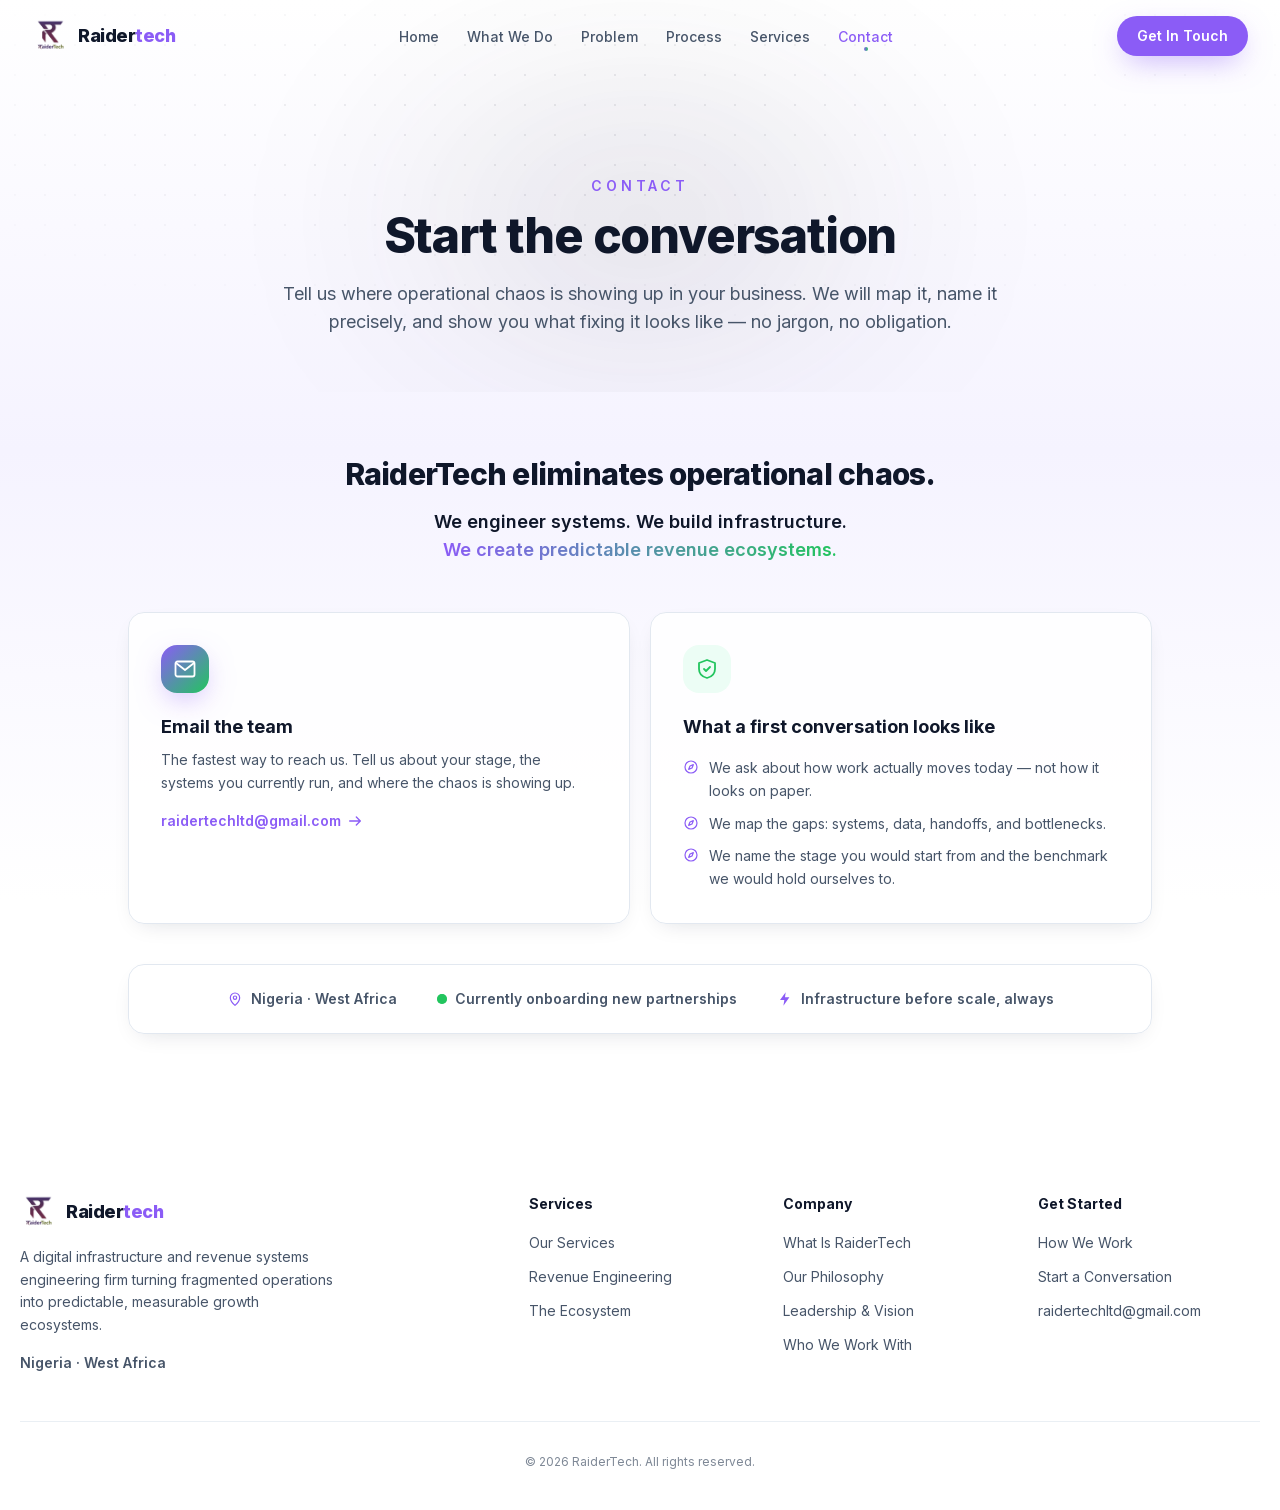
<file: contact/index.html>
<!DOCTYPE html><html lang="en"><head><meta charSet="utf-8"/><meta name="viewport" content="width=device-width, initial-scale=1"/><link rel="preload" as="image" href="/raidertech-logo.png" fetchPriority="high"/><link rel="stylesheet" href="/_next/static/css/caf0065f8ac56b6b.css" data-precedence="next"/><link rel="preload" as="script" fetchPriority="low" href="/_next/static/chunks/webpack-ec64973e623d889b.js"/><script src="/_next/static/chunks/fd9d1056-87da80e0c187477b.js" async=""></script><script src="/_next/static/chunks/117-35fdc185c37d673b.js" async=""></script><script src="/_next/static/chunks/main-app-04c021b0fac00ea1.js" async=""></script><script src="/_next/static/chunks/718-068026d59cd66a0b.js" async=""></script><script src="/_next/static/chunks/51-fa287bd055326840.js" async=""></script><script src="/_next/static/chunks/app/contact/page-a434b02db1a92805.js" async=""></script><meta name="theme-color" content="#8B5CF6"/><title>Contact RaiderTech — Start the Conversation</title><meta name="description" content="Tell RaiderTech where operational chaos is showing up in your business. Start a conversation about digital infrastructure and revenue systems engineering."/><link rel="icon" href="/icon.png?f579bc81c4360bb5" type="image/png" sizes="512x512"/><script src="/_next/static/chunks/polyfills-42372ed130431b0a.js" noModule=""></script></head><body class="__variable_d8ebd1 font-sans antialiased"><header class="fixed inset-x-0 top-0 z-50 transition-all duration-300 bg-transparent backdrop-blur-0"><nav aria-label="Main" class="mx-auto flex h-16 max-w-7xl items-center justify-between px-5 sm:h-[72px] sm:px-8"><a class="group flex items-center gap-2.5" href="/"><img alt="RaiderTech logo" fetchPriority="high" width="40" height="40" decoding="async" data-nimg="1" class="h-9 w-9 object-contain transition-transform duration-300 group-hover:scale-110" style="color:transparent" src="/raidertech-logo.png"/><span class="text-lg font-extrabold tracking-tight text-ink">Raider<span class="text-primary">tech</span></span></a><ul class="hidden items-center gap-7 lg:flex"><li><a class="relative text-sm font-medium transition-colors duration-200 hover:text-primary text-body" href="/">Home</a></li><li><a class="relative text-sm font-medium transition-colors duration-200 hover:text-primary text-body" href="/what-we-do/">What We Do</a></li><li><a class="relative text-sm font-medium transition-colors duration-200 hover:text-primary text-body" href="/problem/">Problem</a></li><li><a class="relative text-sm font-medium transition-colors duration-200 hover:text-primary text-body" href="/process/">Process</a></li><li><a class="relative text-sm font-medium transition-colors duration-200 hover:text-primary text-body" href="/services/">Services</a></li><li><a class="relative text-sm font-medium transition-colors duration-200 hover:text-primary text-primary" href="/contact/">Contact<span aria-hidden="true" class="absolute -bottom-1.5 left-1/2 h-1 w-1 -translate-x-1/2 rounded-full bg-gradient-to-r from-primary to-secondary"></span></a></li></ul><div class="flex items-center gap-2"><a class="hidden rounded-full bg-primary px-5 py-2.5 text-sm font-semibold text-white shadow-glowPurple transition-all duration-300 hover:scale-105 hover:shadow-[0_0_30px_rgba(139,92,246,0.6)] lg:inline-flex" href="/contact/">Get In Touch</a><button type="button" aria-label="Open menu" aria-expanded="false" class="grid h-10 w-10 place-items-center rounded-xl border border-slate-200 bg-white/70 text-ink transition-colors hover:bg-white lg:hidden"><svg viewBox="0 0 24 24" fill="none" stroke="currentColor" stroke-width="2" stroke-linecap="round" class="h-5 w-5" aria-hidden="true"><path d="M4 6h16M4 12h16M4 18h16"></path></svg></button></div></nav><div class="overflow-hidden transition-all duration-300 lg:hidden max-h-0 opacity-0"><ul class="mx-5 mb-4 space-y-1 rounded-2xl border border-slate-200 bg-white/95 p-3 shadow-soft backdrop-blur-md"><li><a class="block rounded-xl px-4 py-3 text-sm font-medium transition-colors text-body hover:bg-primary-50 hover:text-primary" href="/">Home</a></li><li><a class="block rounded-xl px-4 py-3 text-sm font-medium transition-colors text-body hover:bg-primary-50 hover:text-primary" href="/what-we-do/">What We Do</a></li><li><a class="block rounded-xl px-4 py-3 text-sm font-medium transition-colors text-body hover:bg-primary-50 hover:text-primary" href="/problem/">Problem</a></li><li><a class="block rounded-xl px-4 py-3 text-sm font-medium transition-colors text-body hover:bg-primary-50 hover:text-primary" href="/process/">Process</a></li><li><a class="block rounded-xl px-4 py-3 text-sm font-medium transition-colors text-body hover:bg-primary-50 hover:text-primary" href="/services/">Services</a></li><li><a class="block rounded-xl px-4 py-3 text-sm font-medium transition-colors bg-primary-50 text-primary" href="/contact/">Contact</a></li><li class="pt-1"><a class="block rounded-full bg-primary px-5 py-3 text-center text-sm font-semibold text-white shadow-glowPurple" href="/contact/">Get In Touch</a></li></ul></div></header><main><section class="relative overflow-hidden px-5 pb-14 pt-36 text-center sm:pt-44"><div aria-hidden="true" class="pointer-events-none absolute left-1/2 top-10 -z-10 h-[360px] w-[640px] -translate-x-1/2 rounded-full opacity-60 blur-[100px]" style="background:radial-gradient(closest-side, rgba(43, 41, 48, 0.26), transparent)"></div><div aria-hidden="true" class="bg-dots mask-fade-dots pointer-events-none absolute inset-0 -z-10"></div><div class="mx-auto max-w-3xl"><div class="reveal  "><p class="text-xs font-semibold uppercase tracking-[0.28em] text-primary sm:text-sm">Contact</p><h1 class="text-balance mt-4 text-4xl font-extrabold tracking-tight text-ink sm:text-5xl">Start the conversation</h1><p class="mt-5 text-base leading-relaxed text-body sm:text-lg">Tell us where operational chaos is showing up in your business. We will map it, name it precisely, and show you what fixing it looks like — no jargon, no obligation.</p></div></div></section><section class="relative px-5 py-12 sm:py-16"><div class="mx-auto max-w-5xl"><div class="reveal  "><div class="text-center"><h2 class="text-2xl font-extrabold tracking-tight text-ink sm:text-3xl">RaiderTech eliminates operational chaos.</h2><p class="mx-auto mt-4 max-w-2xl text-base font-semibold leading-relaxed text-ink sm:text-lg">We engineer systems. We build infrastructure.<br/><span class="bg-gradient-to-r from-primary to-secondary bg-clip-text text-transparent">We create predictable revenue ecosystems.</span></p></div></div><div class="mt-12 grid gap-5 sm:grid-cols-2"><div class="reveal  "><a href="mailto:raidertechltd@gmail.com?subject=Infrastructure%20partnership%20inquiry" class="group flex h-full flex-col rounded-2xl border border-slate-200 bg-white/80 p-8 shadow-soft backdrop-blur-sm transition-all duration-300 hover:-translate-y-1 hover:border-primary/40"><span class="grid h-12 w-12 place-items-center rounded-2xl bg-gradient-to-br from-primary to-secondary text-white shadow-glowPurple"><svg viewBox="0 0 24 24" fill="none" stroke="currentColor" stroke-width="1.8" stroke-linecap="round" stroke-linejoin="round" class="h-6 w-6" aria-hidden="true"><rect x="2.5" y="4.5" width="19" height="15" rx="2"></rect><path d="m3 6 9 7 9-7"></path></svg></span><h3 class="mt-5 text-lg font-bold text-ink">Email the team</h3><p class="mt-2 text-sm leading-relaxed text-body">The fastest way to reach us. Tell us about your stage, the systems you currently run, and where the chaos is showing up.</p><span class="mt-4 inline-flex items-center gap-1.5 text-sm font-semibold text-primary">raidertechltd@gmail.com<svg viewBox="0 0 24 24" fill="none" stroke="currentColor" stroke-width="2" stroke-linecap="round" stroke-linejoin="round" class="h-4 w-4 transition-transform duration-300 group-hover:translate-x-1" aria-hidden="true"><path d="M4 12h16m0 0-6-6m6 6-6 6"></path></svg></span></a></div><div class="reveal  " style="transition-delay:90ms"><div class="flex h-full flex-col rounded-2xl border border-slate-200 bg-white/80 p-8 shadow-soft backdrop-blur-sm"><span class="grid h-12 w-12 place-items-center rounded-2xl bg-secondary-50 text-secondary"><svg viewBox="0 0 24 24" fill="none" stroke="currentColor" stroke-width="1.8" stroke-linecap="round" stroke-linejoin="round" class="h-6 w-6" aria-hidden="true"><path d="M12 3l8 3v6c0 4.6-3.3 7.8-8 9-4.7-1.2-8-4.4-8-9V6l8-3Z"></path><path d="m9 12 2 2 4-4"></path></svg></span><h3 class="mt-5 text-lg font-bold text-ink">What a first conversation looks like</h3><ul class="mt-4 space-y-2.5 text-sm leading-relaxed text-body"><li class="flex items-start gap-2.5"><svg viewBox="0 0 24 24" fill="none" stroke="currentColor" stroke-width="1.8" stroke-linecap="round" stroke-linejoin="round" class="mt-0.5 h-4 w-4 shrink-0 text-primary" aria-hidden="true"><circle cx="12" cy="12" r="9"></circle><path d="m15.5 8.5-2 5-5 2 2-5 5-2Z"></path></svg>We ask about how work actually moves today — not how it looks on paper.</li><li class="flex items-start gap-2.5"><svg viewBox="0 0 24 24" fill="none" stroke="currentColor" stroke-width="1.8" stroke-linecap="round" stroke-linejoin="round" class="mt-0.5 h-4 w-4 shrink-0 text-primary" aria-hidden="true"><circle cx="12" cy="12" r="9"></circle><path d="m15.5 8.5-2 5-5 2 2-5 5-2Z"></path></svg>We map the gaps: systems, data, handoffs, and bottlenecks.</li><li class="flex items-start gap-2.5"><svg viewBox="0 0 24 24" fill="none" stroke="currentColor" stroke-width="1.8" stroke-linecap="round" stroke-linejoin="round" class="mt-0.5 h-4 w-4 shrink-0 text-primary" aria-hidden="true"><circle cx="12" cy="12" r="9"></circle><path d="m15.5 8.5-2 5-5 2 2-5 5-2Z"></path></svg>We name the stage you would start from and the benchmark we would hold ourselves to.</li></ul></div></div></div><div class="reveal  " style="transition-delay:120ms"><div class="mt-10 flex flex-wrap items-center justify-center gap-x-10 gap-y-4 rounded-2xl border border-slate-200 bg-white/80 px-6 py-6 text-sm font-semibold text-body shadow-soft backdrop-blur-sm"><span class="inline-flex items-center gap-2"><svg viewBox="0 0 24 24" fill="none" stroke="currentColor" stroke-width="1.8" stroke-linecap="round" stroke-linejoin="round" class="h-4 w-4 text-primary" aria-hidden="true"><path d="M12 21.5s7-6 7-11.5a7 7 0 1 0-14 0c0 5.5 7 11.5 7 11.5Z"></path><circle cx="12" cy="10" r="2.5"></circle></svg>Nigeria · West Africa</span><span class="inline-flex items-center gap-2"><span class="relative flex h-2.5 w-2.5"><span class="absolute inline-flex h-full w-full animate-ping rounded-full bg-secondary opacity-60"></span><span class="relative inline-flex h-2.5 w-2.5 rounded-full bg-secondary"></span></span>Currently onboarding new partnerships</span><span class="inline-flex items-center gap-2"><svg viewBox="0 0 24 24" fill="currentColor" class="h-4 w-4 text-primary" aria-hidden="true"><path d="M13 2 4.5 13.5H11L9.6 22l9-12.5H12l1-7.5Z"></path></svg>Infrastructure before scale, always</span></div></div></div></section></main><footer class="relative px-5 pb-10 pt-20 sm:pt-24"><div class="mx-auto max-w-7xl"><div class="grid grid-cols-2 gap-8 md:grid-cols-3 lg:grid-cols-5"><div class="col-span-2"><a class="group flex items-center gap-2.5" href="/"><img alt="RaiderTech logo" loading="lazy" width="40" height="40" decoding="async" data-nimg="1" class="h-9 w-9 object-contain transition-transform duration-300 group-hover:scale-110" style="color:transparent" src="/raidertech-logo.png"/><span class="text-lg font-extrabold tracking-tight text-ink">Raider<span class="text-primary">tech</span></span></a><p class="mt-4 max-w-xs text-sm leading-relaxed text-body">A digital infrastructure and revenue systems engineering firm turning fragmented operations into predictable, measurable growth ecosystems.</p><p class="mt-4 text-sm font-semibold text-body">Nigeria · West Africa</p></div><div><h3 class="text-sm font-bold text-ink">Services</h3><ul class="mt-4 space-y-2.5"><li><a class="text-sm text-body transition-colors hover:text-primary" href="/services/">Our Services</a></li><li><a class="text-sm text-body transition-colors hover:text-primary" href="/revenue/">Revenue Engineering</a></li><li><a class="text-sm text-body transition-colors hover:text-primary" href="/ecosystem/">The Ecosystem</a></li></ul></div><div><h3 class="text-sm font-bold text-ink">Company</h3><ul class="mt-4 space-y-2.5"><li><a class="text-sm text-body transition-colors hover:text-primary" href="/what-we-do/">What Is RaiderTech</a></li><li><a class="text-sm text-body transition-colors hover:text-primary" href="/process/">Our Philosophy</a></li><li><a class="text-sm text-body transition-colors hover:text-primary" href="/leadership/">Leadership &amp; Vision</a></li><li><a class="text-sm text-body transition-colors hover:text-primary" href="/clients/">Who We Work With</a></li></ul></div><div><h3 class="text-sm font-bold text-ink">Get Started</h3><ul class="mt-4 space-y-2.5"><li><a class="text-sm text-body transition-colors hover:text-primary" href="/how-we-work/">How We Work</a></li><li><a class="text-sm text-body transition-colors hover:text-primary" href="/contact/">Start a Conversation</a></li><li><a class="text-sm text-body transition-colors hover:text-primary" href="mailto:raidertechltd@gmail.com">raidertechltd@gmail.com</a></li></ul></div></div><p class="mt-12 border-t border-slate-200/70 pt-8 text-center text-xs text-body/70">© <!-- -->2026<!-- --> RaiderTech. All rights reserved.</p></div></footer><script src="/_next/static/chunks/webpack-ec64973e623d889b.js" async=""></script><script>(self.__next_f=self.__next_f||[]).push([0]);self.__next_f.push([2,null])</script><script>self.__next_f.push([1,"1:HL[\"/_next/static/css/caf0065f8ac56b6b.css\",\"style\"]\n"])</script><script>self.__next_f.push([1,"2:I[2846,[],\"\"]\n4:I[4727,[\"718\",\"static/chunks/718-068026d59cd66a0b.js\",\"51\",\"static/chunks/51-fa287bd055326840.js\",\"327\",\"static/chunks/app/contact/page-a434b02db1a92805.js\"],\"default\"]\n5:I[24,[\"718\",\"static/chunks/718-068026d59cd66a0b.js\",\"51\",\"static/chunks/51-fa287bd055326840.js\",\"327\",\"static/chunks/app/contact/page-a434b02db1a92805.js\"],\"default\"]\n6:I[2972,[\"718\",\"static/chunks/718-068026d59cd66a0b.js\",\"51\",\"static/chunks/51-fa287bd055326840.js\",\"327\",\"static/chunks/app/contact/page-a434b02db1a92805.js\"],\"\"]\n7:I[5878,[\"718\",\"static/chunks/718-068026d59cd66a0b.js\",\"51\",\"static/chunks/51-fa287bd055326840.js\",\"327\",\"static/chunks/app/contact/page-a434b02db1a92805.js\"],\"Image\"]\n8:I[4707,[],\"\"]\n9:I[6423,[],\"\"]\nb:I[1060,[],\"\"]\nc:[]\n"])</script><script>self.__next_f.push([1,"0:[\"$\",\"$L2\",null,{\"buildId\":\"zVH44bvYmbKiQSHw4cwv1\",\"assetPrefix\":\"\",\"urlParts\":[\"\",\"contact\",\"\"],\"initialTree\":[\"\",{\"children\":[\"contact\",{\"children\":[\"__PAGE__\",{}]}]},\"$undefined\",\"$undefined\",true],\"initialSeedData\":[\"\",{\"children\":[\"contact\",{\"children\":[\"__PAGE__\",{},[[\"$L3\",[[\"$\",\"$L4\",null,{}],[\"$\",\"main\",null,{\"children\":[[\"$\",\"section\",null,{\"className\":\"relative overflow-hidden px-5 pb-14 pt-36 text-center sm:pt-44\",\"children\":[[\"$\",\"div\",null,{\"aria-hidden\":\"true\",\"className\":\"pointer-events-none absolute left-1/2 top-10 -z-10 h-[360px] w-[640px] -translate-x-1/2 rounded-full opacity-60 blur-[100px]\",\"style\":{\"background\":\"radial-gradient(closest-side, rgba(43, 41, 48, 0.26), transparent)\"}}],[\"$\",\"div\",null,{\"aria-hidden\":\"true\",\"className\":\"bg-dots mask-fade-dots pointer-events-none absolute inset-0 -z-10\"}],[\"$\",\"div\",null,{\"className\":\"mx-auto max-w-3xl\",\"children\":[\"$\",\"$L5\",null,{\"children\":[[\"$\",\"p\",null,{\"className\":\"text-xs font-semibold uppercase tracking-[0.28em] text-primary sm:text-sm\",\"children\":\"Contact\"}],[\"$\",\"h1\",null,{\"className\":\"text-balance mt-4 text-4xl font-extrabold tracking-tight text-ink sm:text-5xl\",\"children\":\"Start the conversation\"}],[\"$\",\"p\",null,{\"className\":\"mt-5 text-base leading-relaxed text-body sm:text-lg\",\"children\":\"Tell us where operational chaos is showing up in your business. We will map it, name it precisely, and show you what fixing it looks like — no jargon, no obligation.\"}]]}]}]]}],[\"$\",\"section\",null,{\"className\":\"relative px-5 py-12 sm:py-16\",\"children\":[\"$\",\"div\",null,{\"className\":\"mx-auto max-w-5xl\",\"children\":[[\"$\",\"$L5\",null,{\"children\":[\"$\",\"div\",null,{\"className\":\"text-center\",\"children\":[[\"$\",\"h2\",null,{\"className\":\"text-2xl font-extrabold tracking-tight text-ink sm:text-3xl\",\"children\":\"RaiderTech eliminates operational chaos.\"}],[\"$\",\"p\",null,{\"className\":\"mx-auto mt-4 max-w-2xl text-base font-semibold leading-relaxed text-ink sm:text-lg\",\"children\":[\"We engineer systems. We build infrastructure.\",[\"$\",\"br\",null,{}],[\"$\",\"span\",null,{\"className\":\"bg-gradient-to-r from-primary to-secondary bg-clip-text text-transparent\",\"children\":\"We create predictable revenue ecosystems.\"}]]}]]}]}],[\"$\",\"div\",null,{\"className\":\"mt-12 grid gap-5 sm:grid-cols-2\",\"children\":[[\"$\",\"$L5\",null,{\"children\":[\"$\",\"a\",null,{\"href\":\"mailto:raidertechltd@gmail.com?subject=Infrastructure%20partnership%20inquiry\",\"className\":\"group flex h-full flex-col rounded-2xl border border-slate-200 bg-white/80 p-8 shadow-soft backdrop-blur-sm transition-all duration-300 hover:-translate-y-1 hover:border-primary/40\",\"children\":[[\"$\",\"span\",null,{\"className\":\"grid h-12 w-12 place-items-center rounded-2xl bg-gradient-to-br from-primary to-secondary text-white shadow-glowPurple\",\"children\":[\"$\",\"svg\",null,{\"viewBox\":\"0 0 24 24\",\"fill\":\"none\",\"stroke\":\"currentColor\",\"strokeWidth\":\"1.8\",\"strokeLinecap\":\"round\",\"strokeLinejoin\":\"round\",\"className\":\"h-6 w-6\",\"aria-hidden\":\"true\",\"children\":[[\"$\",\"rect\",null,{\"x\":\"2.5\",\"y\":\"4.5\",\"width\":\"19\",\"height\":\"15\",\"rx\":\"2\"}],[\"$\",\"path\",null,{\"d\":\"m3 6 9 7 9-7\"}]]}]}],[\"$\",\"h3\",null,{\"className\":\"mt-5 text-lg font-bold text-ink\",\"children\":\"Email the team\"}],[\"$\",\"p\",null,{\"className\":\"mt-2 text-sm leading-relaxed text-body\",\"children\":\"The fastest way to reach us. Tell us about your stage, the systems you currently run, and where the chaos is showing up.\"}],[\"$\",\"span\",null,{\"className\":\"mt-4 inline-flex items-center gap-1.5 text-sm font-semibold text-primary\",\"children\":[\"raidertechltd@gmail.com\",[\"$\",\"svg\",null,{\"viewBox\":\"0 0 24 24\",\"fill\":\"none\",\"stroke\":\"currentColor\",\"strokeWidth\":\"2\",\"strokeLinecap\":\"round\",\"strokeLinejoin\":\"round\",\"className\":\"h-4 w-4 transition-transform duration-300 group-hover:translate-x-1\",\"aria-hidden\":\"true\",\"children\":[\"$\",\"path\",null,{\"d\":\"M4 12h16m0 0-6-6m6 6-6 6\"}]}]]}]]}]}],[\"$\",\"$L5\",null,{\"delay\":90,\"children\":[\"$\",\"div\",null,{\"className\":\"flex h-full flex-col rounded-2xl border border-slate-200 bg-white/80 p-8 shadow-soft backdrop-blur-sm\",\"children\":[[\"$\",\"span\",null,{\"className\":\"grid h-12 w-12 place-items-center rounded-2xl bg-secondary-50 text-secondary\",\"children\":[\"$\",\"svg\",null,{\"viewBox\":\"0 0 24 24\",\"fill\":\"none\",\"stroke\":\"currentColor\",\"strokeWidth\":\"1.8\",\"strokeLinecap\":\"round\",\"strokeLinejoin\":\"round\",\"className\":\"h-6 w-6\",\"aria-hidden\":\"true\",\"children\":[[\"$\",\"path\",null,{\"d\":\"M12 3l8 3v6c0 4.6-3.3 7.8-8 9-4.7-1.2-8-4.4-8-9V6l8-3Z\"}],[\"$\",\"path\",null,{\"d\":\"m9 12 2 2 4-4\"}]]}]}],[\"$\",\"h3\",null,{\"className\":\"mt-5 text-lg font-bold text-ink\",\"children\":\"What a first conversation looks like\"}],[\"$\",\"ul\",null,{\"className\":\"mt-4 space-y-2.5 text-sm leading-relaxed text-body\",\"children\":[[\"$\",\"li\",null,{\"className\":\"flex items-start gap-2.5\",\"children\":[[\"$\",\"svg\",null,{\"viewBox\":\"0 0 24 24\",\"fill\":\"none\",\"stroke\":\"currentColor\",\"strokeWidth\":\"1.8\",\"strokeLinecap\":\"round\",\"strokeLinejoin\":\"round\",\"className\":\"mt-0.5 h-4 w-4 shrink-0 text-primary\",\"aria-hidden\":\"true\",\"children\":[[\"$\",\"circle\",null,{\"cx\":\"12\",\"cy\":\"12\",\"r\":\"9\"}],[\"$\",\"path\",null,{\"d\":\"m15.5 8.5-2 5-5 2 2-5 5-2Z\"}]]}],\"We ask about how work actually moves today — not how it looks on paper.\"]}],[\"$\",\"li\",null,{\"className\":\"flex items-start gap-2.5\",\"children\":[[\"$\",\"svg\",null,{\"viewBox\":\"0 0 24 24\",\"fill\":\"none\",\"stroke\":\"currentColor\",\"strokeWidth\":\"1.8\",\"strokeLinecap\":\"round\",\"strokeLinejoin\":\"round\",\"className\":\"mt-0.5 h-4 w-4 shrink-0 text-primary\",\"aria-hidden\":\"true\",\"children\":[[\"$\",\"circle\",null,{\"cx\":\"12\",\"cy\":\"12\",\"r\":\"9\"}],[\"$\",\"path\",null,{\"d\":\"m15.5 8.5-2 5-5 2 2-5 5-2Z\"}]]}],\"We map the gaps: systems, data, handoffs, and bottlenecks.\"]}],[\"$\",\"li\",null,{\"className\":\"flex items-start gap-2.5\",\"children\":[[\"$\",\"svg\",null,{\"viewBox\":\"0 0 24 24\",\"fill\":\"none\",\"stroke\":\"currentColor\",\"strokeWidth\":\"1.8\",\"strokeLinecap\":\"round\",\"strokeLinejoin\":\"round\",\"className\":\"mt-0.5 h-4 w-4 shrink-0 text-primary\",\"aria-hidden\":\"true\",\"children\":[[\"$\",\"circle\",null,{\"cx\":\"12\",\"cy\":\"12\",\"r\":\"9\"}],[\"$\",\"path\",null,{\"d\":\"m15.5 8.5-2 5-5 2 2-5 5-2Z\"}]]}],\"We name the stage you would start from and the benchmark we would hold ourselves to.\"]}]]}]]}]}]]}],[\"$\",\"$L5\",null,{\"delay\":120,\"children\":[\"$\",\"div\",null,{\"className\":\"mt-10 flex flex-wrap items-center justify-center gap-x-10 gap-y-4 rounded-2xl border border-slate-200 bg-white/80 px-6 py-6 text-sm font-semibold text-body shadow-soft backdrop-blur-sm\",\"children\":[[\"$\",\"span\",null,{\"className\":\"inline-flex items-center gap-2\",\"children\":[[\"$\",\"svg\",null,{\"viewBox\":\"0 0 24 24\",\"fill\":\"none\",\"stroke\":\"currentColor\",\"strokeWidth\":\"1.8\",\"strokeLinecap\":\"round\",\"strokeLinejoin\":\"round\",\"className\":\"h-4 w-4 text-primary\",\"aria-hidden\":\"true\",\"children\":[[\"$\",\"path\",null,{\"d\":\"M12 21.5s7-6 7-11.5a7 7 0 1 0-14 0c0 5.5 7 11.5 7 11.5Z\"}],[\"$\",\"circle\",null,{\"cx\":\"12\",\"cy\":\"10\",\"r\":\"2.5\"}]]}],\"Nigeria · West Africa\"]}],[\"$\",\"span\",null,{\"className\":\"inline-flex items-center gap-2\",\"children\":[[\"$\",\"span\",null,{\"className\":\"relative flex h-2.5 w-2.5\",\"children\":[[\"$\",\"span\",null,{\"className\":\"absolute inline-flex h-full w-full animate-ping rounded-full bg-secondary opacity-60\"}],[\"$\",\"span\",null,{\"className\":\"relative inline-flex h-2.5 w-2.5 rounded-full bg-secondary\"}]]}],\"Currently onboarding new partnerships\"]}],[\"$\",\"span\",null,{\"className\":\"inline-flex items-center gap-2\",\"children\":[[\"$\",\"svg\",null,{\"viewBox\":\"0 0 24 24\",\"fill\":\"currentColor\",\"className\":\"h-4 w-4 text-primary\",\"aria-hidden\":\"true\",\"children\":[\"$\",\"path\",null,{\"d\":\"M13 2 4.5 13.5H11L9.6 22l9-12.5H12l1-7.5Z\"}]}],\"Infrastructure before scale, always\"]}]]}]}]]}]}]]}],false,[\"$\",\"footer\",null,{\"className\":\"relative px-5 pb-10 pt-20 sm:pt-24\",\"children\":[\"$\",\"div\",null,{\"className\":\"mx-auto max-w-7xl\",\"children\":[[\"$\",\"div\",null,{\"className\":\"grid grid-cols-2 gap-8 md:grid-cols-3 lg:grid-cols-5\",\"children\":[[\"$\",\"div\",null,{\"className\":\"col-span-2\",\"children\":[[\"$\",\"$L6\",null,{\"href\":\"/\",\"className\":\"group flex items-center gap-2.5\",\"children\":[[\"$\",\"$L7\",null,{\"src\":\"/raidertech-logo.png\",\"alt\":\"RaiderTech logo\",\"width\":40,\"height\":40,\"className\":\"h-9 w-9 object-contain transition-transform duration-300 group-hover:scale-110\"}],[\"$\",\"span\",null,{\"className\":\"text-lg font-extrabold tracking-tight text-ink\",\"children\":[\"Raider\",[\"$\",\"span\",null,{\"className\":\"text-primary\",\"children\":\"tech\"}]]}]]}],[\"$\",\"p\",null,{\"className\":\"mt-4 max-w-xs text-sm leading-relaxed text-body\",\"children\":\"A digital infrastructure and revenue systems engineering firm turning fragmented operations into predictable, measurable growth ecosystems.\"}],[\"$\",\"p\",null,{\"className\":\"mt-4 text-sm font-semibold text-body\",\"children\":\"Nigeria · West Africa\"}]]}],[[\"$\",\"div\",\"Services\",{\"children\":[[\"$\",\"h3\",null,{\"className\":\"text-sm font-bold text-ink\",\"children\":\"Services\"}],[\"$\",\"ul\",null,{\"className\":\"mt-4 space-y-2.5\",\"children\":[[\"$\",\"li\",\"Our Services\",{\"children\":[\"$\",\"$L6\",null,{\"href\":\"/services\",\"className\":\"text-sm text-body transition-colors hover:text-primary\",\"children\":\"Our Services\"}]}],[\"$\",\"li\",\"Revenue Engineering\",{\"children\":[\"$\",\"$L6\",null,{\"href\":\"/revenue\",\"className\":\"text-sm text-body transition-colors hover:text-primary\",\"children\":\"Revenue Engineering\"}]}],[\"$\",\"li\",\"The Ecosystem\",{\"children\":[\"$\",\"$L6\",null,{\"href\":\"/ecosystem\",\"className\":\"text-sm text-body transition-colors hover:text-primary\",\"children\":\"The Ecosystem\"}]}]]}]]}],[\"$\",\"div\",\"Company\",{\"children\":[[\"$\",\"h3\",null,{\"className\":\"text-sm font-bold text-ink\",\"children\":\"Company\"}],[\"$\",\"ul\",null,{\"className\":\"mt-4 space-y-2.5\",\"children\":[[\"$\",\"li\",\"What Is RaiderTech\",{\"children\":[\"$\",\"$L6\",null,{\"href\":\"/what-we-do\",\"className\":\"text-sm text-body transition-colors hover:text-primary\",\"children\":\"What Is RaiderTech\"}]}],[\"$\",\"li\",\"Our Philosophy\",{\"children\":[\"$\",\"$L6\",null,{\"href\":\"/process\",\"className\":\"text-sm text-body transition-colors hover:text-primary\",\"children\":\"Our Philosophy\"}]}],[\"$\",\"li\",\"Leadership \u0026 Vision\",{\"children\":[\"$\",\"$L6\",null,{\"href\":\"/leadership\",\"className\":\"text-sm text-body transition-colors hover:text-primary\",\"children\":\"Leadership \u0026 Vision\"}]}],[\"$\",\"li\",\"Who We Work With\",{\"children\":[\"$\",\"$L6\",null,{\"href\":\"/clients\",\"className\":\"text-sm text-body transition-colors hover:text-primary\",\"children\":\"Who We Work With\"}]}]]}]]}],[\"$\",\"div\",\"Get Started\",{\"children\":[[\"$\",\"h3\",null,{\"className\":\"text-sm font-bold text-ink\",\"children\":\"Get Started\"}],[\"$\",\"ul\",null,{\"className\":\"mt-4 space-y-2.5\",\"children\":[[\"$\",\"li\",\"How We Work\",{\"children\":[\"$\",\"$L6\",null,{\"href\":\"/how-we-work\",\"className\":\"text-sm text-body transition-colors hover:text-primary\",\"children\":\"How We Work\"}]}],[\"$\",\"li\",\"Start a Conversation\",{\"children\":[\"$\",\"$L6\",null,{\"href\":\"/contact\",\"className\":\"text-sm text-body transition-colors hover:text-primary\",\"children\":\"Start a Conversation\"}]}],[\"$\",\"li\",\"raidertechltd@gmail.com\",{\"children\":[\"$\",\"$L6\",null,{\"href\":\"mailto:raidertechltd@gmail.com\",\"className\":\"text-sm text-body transition-colors hover:text-primary\",\"children\":\"raidertechltd@gmail.com\"}]}]]}]]}]]]}],[\"$\",\"p\",null,{\"className\":\"mt-12 border-t border-slate-200/70 pt-8 text-center text-xs text-body/70\",\"children\":[\"© \",2026,\" RaiderTech. All rights reserved.\"]}]]}]}]],null],null],null]},[null,[\"$\",\"$L8\",null,{\"parallelRouterKey\":\"children\",\"segmentPath\":[\"children\",\"contact\",\"children\"],\"error\":\"$undefined\",\"errorStyles\":\"$undefined\",\"errorScripts\":\"$undefined\",\"template\":[\"$\",\"$L9\",null,{}],\"templateStyles\":\"$undefined\",\"templateScripts\":\"$undefined\",\"notFound\":\"$undefined\",\"notFoundStyles\":\"$undefined\"}]],null]},[[[[\"$\",\"link\",\"0\",{\"rel\":\"stylesheet\",\"href\":\"/_next/static/css/caf0065f8ac56b6b.css\",\"precedence\":\"next\",\"crossOrigin\":\"$undefined\"}]],[\"$\",\"html\",null,{\"lang\":\"en\",\"children\":[\"$\",\"body\",null,{\"className\":\"__variable_d8ebd1 font-sans antialiased\",\"children\":[\"$\",\"$L8\",null,{\"parallelRouterKey\":\"children\",\"segmentPath\":[\"children\"],\"error\":\"$undefined\",\"errorStyles\":\"$undefined\",\"errorScripts\":\"$undefined\",\"template\":[\"$\",\"$L9\",null,{}],\"templateStyles\":\"$undefined\",\"templateScripts\":\"$undefined\",\"notFound\":[[\"$\",\"title\",null,{\"children\":\"404: This page could not be found.\"}],[\"$\",\"div\",null,{\"style\":{\"fontFamily\":\"system-ui,\\\"Segoe UI\\\",Roboto,Helvetica,Arial,sans-serif,\\\"Apple Color Emoji\\\",\\\"Segoe UI Emoji\\\"\",\"height\":\"100vh\",\"textAlign\":\"center\",\"display\":\"flex\",\"flexDirection\":\"column\",\"alignItems\":\"center\",\"justifyContent\":\"center\"},\"children\":[\"$\",\"div\",null,{\"children\":[[\"$\",\"style\",null,{\"dangerouslySetInnerHTML\":{\"__html\":\"body{color:#000;background:#fff;margin:0}.next-error-h1{border-right:1px solid rgba(0,0,0,.3)}@media (prefers-color-scheme:dark){body{color:#fff;background:#000}.next-error-h1{border-right:1px solid rgba(255,255,255,.3)}}\"}}],[\"$\",\"h1\",null,{\"className\":\"next-error-h1\",\"style\":{\"display\":\"inline-block\",\"margin\":\"0 20px 0 0\",\"padding\":\"0 23px 0 0\",\"fontSize\":24,\"fontWeight\":500,\"verticalAlign\":\"top\",\"lineHeight\":\"49px\"},\"children\":\"404\"}],[\"$\",\"div\",null,{\"style\":{\"display\":\"inline-block\"},\"children\":[\"$\",\"h2\",null,{\"style\":{\"fontSize\":14,\"fontWeight\":400,\"lineHeight\":\"49px\",\"margin\":0},\"children\":\"This page could not be found.\"}]}]]}]}]],\"notFoundStyles\":[]}]}]}]],null],null],\"couldBeIntercepted\":false,\"initialHead\":[null,\"$La\"],\"globalErrorComponent\":\"$b\",\"missingSlots\":\"$Wc\"}]\n"])</script><script>self.__next_f.push([1,"a:[[\"$\",\"meta\",\"0\",{\"name\":\"viewport\",\"content\":\"width=device-width, initial-scale=1\"}],[\"$\",\"meta\",\"1\",{\"name\":\"theme-color\",\"content\":\"#8B5CF6\"}],[\"$\",\"meta\",\"2\",{\"charSet\":\"utf-8\"}],[\"$\",\"title\",\"3\",{\"children\":\"Contact RaiderTech — Start the Conversation\"}],[\"$\",\"meta\",\"4\",{\"name\":\"description\",\"content\":\"Tell RaiderTech where operational chaos is showing up in your business. Start a conversation about digital infrastructure and revenue systems engineering.\"}],[\"$\",\"link\",\"5\",{\"rel\":\"icon\",\"href\":\"/icon.png?f579bc81c4360bb5\",\"type\":\"image/png\",\"sizes\":\"512x512\"}]]\n3:null\n"])</script></body></html>
</file>
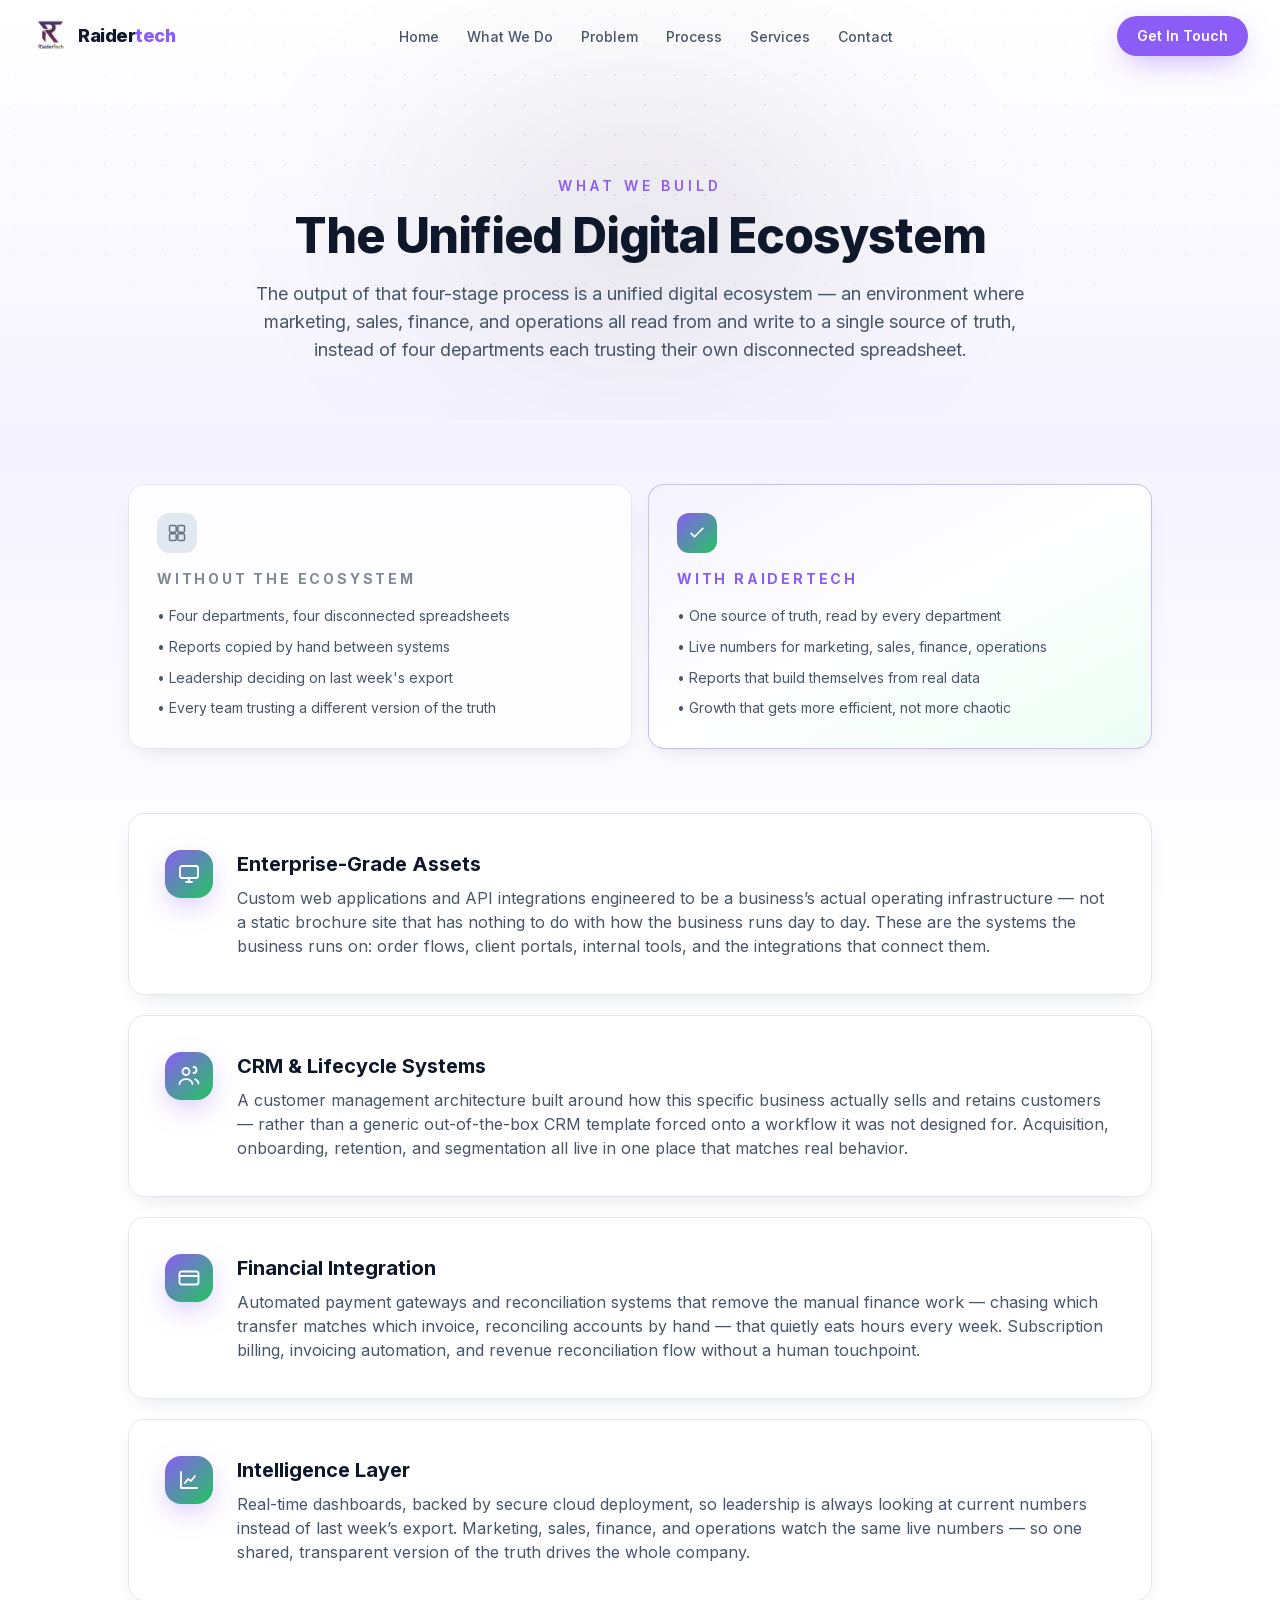
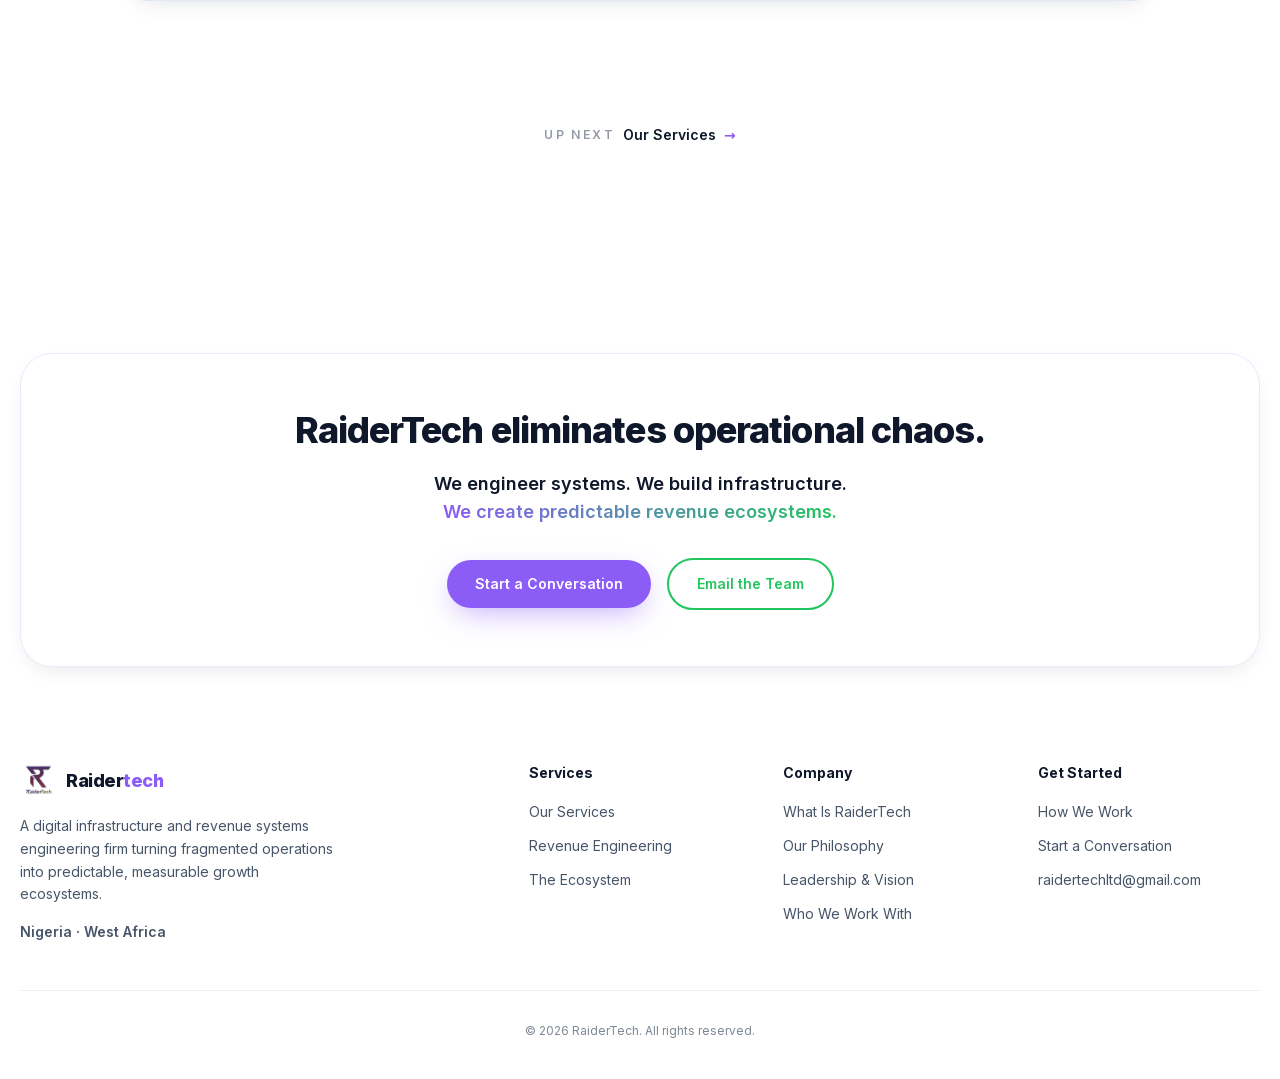
<file: ecosystem/index.html>
<!DOCTYPE html><html lang="en"><head><meta charSet="utf-8"/><meta name="viewport" content="width=device-width, initial-scale=1"/><link rel="preload" as="image" href="/raidertech-logo.png" fetchPriority="high"/><link rel="stylesheet" href="/_next/static/css/caf0065f8ac56b6b.css" data-precedence="next"/><link rel="preload" as="script" fetchPriority="low" href="/_next/static/chunks/webpack-ec64973e623d889b.js"/><script src="/_next/static/chunks/fd9d1056-87da80e0c187477b.js" async=""></script><script src="/_next/static/chunks/117-35fdc185c37d673b.js" async=""></script><script src="/_next/static/chunks/main-app-04c021b0fac00ea1.js" async=""></script><script src="/_next/static/chunks/718-068026d59cd66a0b.js" async=""></script><script src="/_next/static/chunks/51-fa287bd055326840.js" async=""></script><script src="/_next/static/chunks/app/ecosystem/page-53f7a12d5324d862.js" async=""></script><meta name="theme-color" content="#8B5CF6"/><title>The Unified Digital Ecosystem — One Source of Truth | RaiderTech</title><meta name="description" content="The output of our four-stage process: an environment where marketing, sales, finance, and operations all read from and write to a single source of truth."/><link rel="icon" href="/icon.png?f579bc81c4360bb5" type="image/png" sizes="512x512"/><script src="/_next/static/chunks/polyfills-42372ed130431b0a.js" noModule=""></script></head><body class="__variable_d8ebd1 font-sans antialiased"><header class="fixed inset-x-0 top-0 z-50 transition-all duration-300 bg-transparent backdrop-blur-0"><nav aria-label="Main" class="mx-auto flex h-16 max-w-7xl items-center justify-between px-5 sm:h-[72px] sm:px-8"><a class="group flex items-center gap-2.5" href="/"><img alt="RaiderTech logo" fetchPriority="high" width="40" height="40" decoding="async" data-nimg="1" class="h-9 w-9 object-contain transition-transform duration-300 group-hover:scale-110" style="color:transparent" src="/raidertech-logo.png"/><span class="text-lg font-extrabold tracking-tight text-ink">Raider<span class="text-primary">tech</span></span></a><ul class="hidden items-center gap-7 lg:flex"><li><a class="relative text-sm font-medium transition-colors duration-200 hover:text-primary text-body" href="/">Home</a></li><li><a class="relative text-sm font-medium transition-colors duration-200 hover:text-primary text-body" href="/what-we-do/">What We Do</a></li><li><a class="relative text-sm font-medium transition-colors duration-200 hover:text-primary text-body" href="/problem/">Problem</a></li><li><a class="relative text-sm font-medium transition-colors duration-200 hover:text-primary text-body" href="/process/">Process</a></li><li><a class="relative text-sm font-medium transition-colors duration-200 hover:text-primary text-body" href="/services/">Services</a></li><li><a class="relative text-sm font-medium transition-colors duration-200 hover:text-primary text-body" href="/contact/">Contact</a></li></ul><div class="flex items-center gap-2"><a class="hidden rounded-full bg-primary px-5 py-2.5 text-sm font-semibold text-white shadow-glowPurple transition-all duration-300 hover:scale-105 hover:shadow-[0_0_30px_rgba(139,92,246,0.6)] lg:inline-flex" href="/contact/">Get In Touch</a><button type="button" aria-label="Open menu" aria-expanded="false" class="grid h-10 w-10 place-items-center rounded-xl border border-slate-200 bg-white/70 text-ink transition-colors hover:bg-white lg:hidden"><svg viewBox="0 0 24 24" fill="none" stroke="currentColor" stroke-width="2" stroke-linecap="round" class="h-5 w-5" aria-hidden="true"><path d="M4 6h16M4 12h16M4 18h16"></path></svg></button></div></nav><div class="overflow-hidden transition-all duration-300 lg:hidden max-h-0 opacity-0"><ul class="mx-5 mb-4 space-y-1 rounded-2xl border border-slate-200 bg-white/95 p-3 shadow-soft backdrop-blur-md"><li><a class="block rounded-xl px-4 py-3 text-sm font-medium transition-colors text-body hover:bg-primary-50 hover:text-primary" href="/">Home</a></li><li><a class="block rounded-xl px-4 py-3 text-sm font-medium transition-colors text-body hover:bg-primary-50 hover:text-primary" href="/what-we-do/">What We Do</a></li><li><a class="block rounded-xl px-4 py-3 text-sm font-medium transition-colors text-body hover:bg-primary-50 hover:text-primary" href="/problem/">Problem</a></li><li><a class="block rounded-xl px-4 py-3 text-sm font-medium transition-colors text-body hover:bg-primary-50 hover:text-primary" href="/process/">Process</a></li><li><a class="block rounded-xl px-4 py-3 text-sm font-medium transition-colors text-body hover:bg-primary-50 hover:text-primary" href="/services/">Services</a></li><li><a class="block rounded-xl px-4 py-3 text-sm font-medium transition-colors text-body hover:bg-primary-50 hover:text-primary" href="/contact/">Contact</a></li><li class="pt-1"><a class="block rounded-full bg-primary px-5 py-3 text-center text-sm font-semibold text-white shadow-glowPurple" href="/contact/">Get In Touch</a></li></ul></div></header><main><section class="relative overflow-hidden px-5 pb-14 pt-36 text-center sm:pt-44"><div aria-hidden="true" class="pointer-events-none absolute left-1/2 top-10 -z-10 h-[360px] w-[640px] -translate-x-1/2 rounded-full opacity-60 blur-[100px]" style="background:radial-gradient(closest-side, rgba(43, 41, 48, 0.26), transparent)"></div><div aria-hidden="true" class="bg-dots mask-fade-dots pointer-events-none absolute inset-0 -z-10"></div><div class="mx-auto max-w-3xl"><div class="reveal  "><p class="text-xs font-semibold uppercase tracking-[0.28em] text-primary sm:text-sm">What We Build</p><h1 class="text-balance mt-4 text-4xl font-extrabold tracking-tight text-ink sm:text-5xl">The Unified Digital Ecosystem</h1><p class="mt-5 text-base leading-relaxed text-body sm:text-lg">The output of that four-stage process is a unified digital ecosystem — an environment where marketing, sales, finance, and operations all read from and write to a single source of truth, instead of four departments each trusting their own disconnected spreadsheet.</p></div></div></section><section class="relative px-5 py-12 sm:py-16"><div class="mx-auto max-w-5xl"><div class="grid gap-4 md:grid-cols-2"><div class="reveal  "><div class="flex h-full flex-col rounded-2xl border border-slate-200 bg-white/80 p-7 shadow-soft"><span class="grid h-10 w-10 place-items-center rounded-xl bg-slate-200 text-slate-500"><svg viewBox="0 0 24 24" fill="none" stroke="currentColor" stroke-width="1.8" stroke-linecap="round" stroke-linejoin="round" class="h-5 w-5" aria-hidden="true"><rect x="3" y="3" width="8" height="8" rx="1.5"></rect><rect x="13" y="3" width="8" height="8" rx="1.5"></rect><rect x="3" y="13" width="8" height="8" rx="1.5"></rect><rect x="13" y="13" width="8" height="8" rx="1.5"></rect></svg></span><h3 class="mt-4 text-sm font-bold uppercase tracking-[0.2em] text-body/70">Without the ecosystem</h3><ul class="mt-4 space-y-2 text-sm leading-relaxed text-body"><li>• Four departments, four disconnected spreadsheets</li><li>• Reports copied by hand between systems</li><li>• Leadership deciding on last week&#x27;s export</li><li>• Every team trusting a different version of the truth</li></ul></div></div><div class="reveal  " style="transition-delay:100ms"><div class="flex h-full flex-col rounded-2xl border border-primary/40 bg-gradient-to-br from-primary-50 via-white to-secondary-50 p-7 shadow-soft"><span class="grid h-10 w-10 place-items-center rounded-xl bg-gradient-to-br from-primary to-secondary text-white"><svg viewBox="0 0 24 24" fill="none" stroke="currentColor" stroke-width="2" stroke-linecap="round" stroke-linejoin="round" class="h-5 w-5" aria-hidden="true"><path d="m5 12.5 4 4L19 6.5"></path></svg></span><h3 class="mt-4 text-sm font-bold uppercase tracking-[0.2em] text-primary">With RaiderTech</h3><ul class="mt-4 space-y-2 text-sm leading-relaxed text-body"><li>• One source of truth, read by every department</li><li>• Live numbers for marketing, sales, finance, operations</li><li>• Reports that build themselves from real data</li><li>• Growth that gets more efficient, not more chaotic</li></ul></div></div></div></div></section><section class="relative px-5 pb-16 sm:pb-24"><div class="mx-auto max-w-5xl space-y-5"><div class="reveal  "><div class="flex flex-col gap-6 rounded-2xl border border-slate-200 bg-white/80 p-7 shadow-soft backdrop-blur-sm sm:flex-row sm:items-start sm:p-9"><span class="grid h-12 w-12 shrink-0 place-items-center rounded-2xl bg-gradient-to-br from-primary to-secondary text-white shadow-glowPurple"><svg viewBox="0 0 24 24" fill="none" stroke="currentColor" stroke-width="1.8" stroke-linecap="round" stroke-linejoin="round" class="h-6 w-6" aria-hidden="true"><rect x="3" y="4" width="18" height="12" rx="2"></rect><path d="M9 20h6M12 16v4"></path></svg></span><div><h2 class="text-xl font-bold text-ink">Enterprise-Grade Assets</h2><p class="mt-2 text-sm leading-relaxed text-body sm:text-base">Custom web applications and API integrations engineered to be a business’s actual operating infrastructure — not a static brochure site that has nothing to do with how the business runs day to day. These are the systems the business runs on: order flows, client portals, internal tools, and the integrations that connect them.</p></div></div></div><div class="reveal  " style="transition-delay:90ms"><div class="flex flex-col gap-6 rounded-2xl border border-slate-200 bg-white/80 p-7 shadow-soft backdrop-blur-sm sm:flex-row sm:items-start sm:p-9"><span class="grid h-12 w-12 shrink-0 place-items-center rounded-2xl bg-gradient-to-br from-primary to-secondary text-white shadow-glowPurple"><svg viewBox="0 0 24 24" fill="none" stroke="currentColor" stroke-width="1.8" stroke-linecap="round" stroke-linejoin="round" class="h-6 w-6" aria-hidden="true"><circle cx="9" cy="7.5" r="3.5"></circle><path d="M2.5 20c.7-3.2 3.2-4.8 6.5-4.8s5.8 1.6 6.5 4.8"></path><path d="M16.5 9a3 3 0 1 0 0-6"></path><path d="M18.2 15.3c1.7.8 2.9 2.2 3.3 4.4"></path></svg></span><div><h2 class="text-xl font-bold text-ink">CRM &amp; Lifecycle Systems</h2><p class="mt-2 text-sm leading-relaxed text-body sm:text-base">A customer management architecture built around how this specific business actually sells and retains customers — rather than a generic out-of-the-box CRM template forced onto a workflow it was not designed for. Acquisition, onboarding, retention, and segmentation all live in one place that matches real behavior.</p></div></div></div><div class="reveal  " style="transition-delay:180ms"><div class="flex flex-col gap-6 rounded-2xl border border-slate-200 bg-white/80 p-7 shadow-soft backdrop-blur-sm sm:flex-row sm:items-start sm:p-9"><span class="grid h-12 w-12 shrink-0 place-items-center rounded-2xl bg-gradient-to-br from-primary to-secondary text-white shadow-glowPurple"><svg viewBox="0 0 24 24" fill="none" stroke="currentColor" stroke-width="1.8" stroke-linecap="round" stroke-linejoin="round" class="h-6 w-6" aria-hidden="true"><rect x="2.5" y="5.5" width="19" height="13" rx="2"></rect><path d="M2.5 10h19"></path></svg></span><div><h2 class="text-xl font-bold text-ink">Financial Integration</h2><p class="mt-2 text-sm leading-relaxed text-body sm:text-base">Automated payment gateways and reconciliation systems that remove the manual finance work — chasing which transfer matches which invoice, reconciling accounts by hand — that quietly eats hours every week. Subscription billing, invoicing automation, and revenue reconciliation flow without a human touchpoint.</p></div></div></div><div class="reveal  " style="transition-delay:270ms"><div class="flex flex-col gap-6 rounded-2xl border border-slate-200 bg-white/80 p-7 shadow-soft backdrop-blur-sm sm:flex-row sm:items-start sm:p-9"><span class="grid h-12 w-12 shrink-0 place-items-center rounded-2xl bg-gradient-to-br from-primary to-secondary text-white shadow-glowPurple"><svg viewBox="0 0 24 24" fill="none" stroke="currentColor" stroke-width="1.8" stroke-linecap="round" stroke-linejoin="round" class="h-6 w-6" aria-hidden="true"><path d="M4 4v16h16"></path><path d="m8 15 3-4 3 2 4-5"></path></svg></span><div><h2 class="text-xl font-bold text-ink">Intelligence Layer</h2><p class="mt-2 text-sm leading-relaxed text-body sm:text-base">Real-time dashboards, backed by secure cloud deployment, so leadership is always looking at current numbers instead of last week’s export. Marketing, sales, finance, and operations watch the same live numbers — so one shared, transparent version of the truth drives the whole company.</p></div></div></div></div></section><div class="mx-auto px-5 pb-24 pt-6 text-center sm:pb-28"><div class="reveal  "><a class="group inline-flex items-center gap-2 text-sm font-semibold text-primary transition-colors hover:text-primary-600" href="/services/"><span class="text-xs uppercase tracking-[0.2em] text-body/60">Up next</span><span class="text-ink group-hover:underline">Our Services</span><span aria-hidden="true" class="transition-transform duration-300 group-hover:translate-x-1">→</span></a></div></div></main><section class="relative scroll-mt-24 px-5 pt-20 sm:pt-24"><div class="reveal  "><div class="mx-auto max-w-7xl rounded-[2rem] border border-primary/15 bg-white/80 px-6 py-14 text-center shadow-soft backdrop-blur-sm sm:px-12"><h2 class="text-balance text-3xl font-extrabold tracking-tight text-ink sm:text-4xl">RaiderTech eliminates operational chaos.</h2><p class="mx-auto mt-5 max-w-xl text-base font-semibold leading-relaxed text-ink sm:text-lg">We engineer systems. We build infrastructure.<br/><span class="bg-gradient-to-r from-primary to-secondary bg-clip-text text-transparent">We create predictable revenue ecosystems.</span></p><div class="mt-8 flex flex-col items-center justify-center gap-4 sm:flex-row"><a class="btn-primary" href="/contact/">Start a Conversation</a><a href="mailto:hello@raidertech.app" class="btn-green">Email the Team</a></div></div></div></section><footer class="relative px-5 pb-10 pt-20 sm:pt-24"><div class="mx-auto max-w-7xl"><div class="grid grid-cols-2 gap-8 md:grid-cols-3 lg:grid-cols-5"><div class="col-span-2"><a class="group flex items-center gap-2.5" href="/"><img alt="RaiderTech logo" loading="lazy" width="40" height="40" decoding="async" data-nimg="1" class="h-9 w-9 object-contain transition-transform duration-300 group-hover:scale-110" style="color:transparent" src="/raidertech-logo.png"/><span class="text-lg font-extrabold tracking-tight text-ink">Raider<span class="text-primary">tech</span></span></a><p class="mt-4 max-w-xs text-sm leading-relaxed text-body">A digital infrastructure and revenue systems engineering firm turning fragmented operations into predictable, measurable growth ecosystems.</p><p class="mt-4 text-sm font-semibold text-body">Nigeria · West Africa</p></div><div><h3 class="text-sm font-bold text-ink">Services</h3><ul class="mt-4 space-y-2.5"><li><a class="text-sm text-body transition-colors hover:text-primary" href="/services/">Our Services</a></li><li><a class="text-sm text-body transition-colors hover:text-primary" href="/revenue/">Revenue Engineering</a></li><li><a class="text-sm text-body transition-colors hover:text-primary" href="/ecosystem/">The Ecosystem</a></li></ul></div><div><h3 class="text-sm font-bold text-ink">Company</h3><ul class="mt-4 space-y-2.5"><li><a class="text-sm text-body transition-colors hover:text-primary" href="/what-we-do/">What Is RaiderTech</a></li><li><a class="text-sm text-body transition-colors hover:text-primary" href="/process/">Our Philosophy</a></li><li><a class="text-sm text-body transition-colors hover:text-primary" href="/leadership/">Leadership &amp; Vision</a></li><li><a class="text-sm text-body transition-colors hover:text-primary" href="/clients/">Who We Work With</a></li></ul></div><div><h3 class="text-sm font-bold text-ink">Get Started</h3><ul class="mt-4 space-y-2.5"><li><a class="text-sm text-body transition-colors hover:text-primary" href="/how-we-work/">How We Work</a></li><li><a class="text-sm text-body transition-colors hover:text-primary" href="/contact/">Start a Conversation</a></li><li><a class="text-sm text-body transition-colors hover:text-primary" href="mailto:raidertechltd@gmail.com">raidertechltd@gmail.com</a></li></ul></div></div><p class="mt-12 border-t border-slate-200/70 pt-8 text-center text-xs text-body/70">© <!-- -->2026<!-- --> RaiderTech. All rights reserved.</p></div></footer><script src="/_next/static/chunks/webpack-ec64973e623d889b.js" async=""></script><script>(self.__next_f=self.__next_f||[]).push([0]);self.__next_f.push([2,null])</script><script>self.__next_f.push([1,"1:HL[\"/_next/static/css/caf0065f8ac56b6b.css\",\"style\"]\n"])</script><script>self.__next_f.push([1,"2:I[2846,[],\"\"]\n4:I[4727,[\"718\",\"static/chunks/718-068026d59cd66a0b.js\",\"51\",\"static/chunks/51-fa287bd055326840.js\",\"431\",\"static/chunks/app/ecosystem/page-53f7a12d5324d862.js\"],\"default\"]\n5:I[24,[\"718\",\"static/chunks/718-068026d59cd66a0b.js\",\"51\",\"static/chunks/51-fa287bd055326840.js\",\"431\",\"static/chunks/app/ecosystem/page-53f7a12d5324d862.js\"],\"default\"]\n6:I[2972,[\"718\",\"static/chunks/718-068026d59cd66a0b.js\",\"51\",\"static/chunks/51-fa287bd055326840.js\",\"431\",\"static/chunks/app/ecosystem/page-53f7a12d5324d862.js\"],\"\"]\n7:I[5878,[\"718\",\"static/chunks/718-068026d59cd66a0b.js\",\"51\",\"static/chunks/51-fa287bd055326840.js\",\"431\",\"static/chunks/app/ecosystem/page-53f7a12d5324d862.js\"],\"Image\"]\n8:I[4707,[],\"\"]\n9:I[6423,[],\"\"]\nb:I[1060,[],\"\"]\nc:[]\n"])</script><script>self.__next_f.push([1,"0:[\"$\",\"$L2\",null,{\"buildId\":\"zVH44bvYmbKiQSHw4cwv1\",\"assetPrefix\":\"\",\"urlParts\":[\"\",\"ecosystem\",\"\"],\"initialTree\":[\"\",{\"children\":[\"ecosystem\",{\"children\":[\"__PAGE__\",{}]}]},\"$undefined\",\"$undefined\",true],\"initialSeedData\":[\"\",{\"children\":[\"ecosystem\",{\"children\":[\"__PAGE__\",{},[[\"$L3\",[[\"$\",\"$L4\",null,{}],[\"$\",\"main\",null,{\"children\":[[\"$\",\"section\",null,{\"className\":\"relative overflow-hidden px-5 pb-14 pt-36 text-center sm:pt-44\",\"children\":[[\"$\",\"div\",null,{\"aria-hidden\":\"true\",\"className\":\"pointer-events-none absolute left-1/2 top-10 -z-10 h-[360px] w-[640px] -translate-x-1/2 rounded-full opacity-60 blur-[100px]\",\"style\":{\"background\":\"radial-gradient(closest-side, rgba(43, 41, 48, 0.26), transparent)\"}}],[\"$\",\"div\",null,{\"aria-hidden\":\"true\",\"className\":\"bg-dots mask-fade-dots pointer-events-none absolute inset-0 -z-10\"}],[\"$\",\"div\",null,{\"className\":\"mx-auto max-w-3xl\",\"children\":[\"$\",\"$L5\",null,{\"children\":[[\"$\",\"p\",null,{\"className\":\"text-xs font-semibold uppercase tracking-[0.28em] text-primary sm:text-sm\",\"children\":\"What We Build\"}],[\"$\",\"h1\",null,{\"className\":\"text-balance mt-4 text-4xl font-extrabold tracking-tight text-ink sm:text-5xl\",\"children\":\"The Unified Digital Ecosystem\"}],[\"$\",\"p\",null,{\"className\":\"mt-5 text-base leading-relaxed text-body sm:text-lg\",\"children\":\"The output of that four-stage process is a unified digital ecosystem — an environment where marketing, sales, finance, and operations all read from and write to a single source of truth, instead of four departments each trusting their own disconnected spreadsheet.\"}]]}]}]]}],[\"$\",\"section\",null,{\"className\":\"relative px-5 py-12 sm:py-16\",\"children\":[\"$\",\"div\",null,{\"className\":\"mx-auto max-w-5xl\",\"children\":[\"$\",\"div\",null,{\"className\":\"grid gap-4 md:grid-cols-2\",\"children\":[[\"$\",\"$L5\",null,{\"children\":[\"$\",\"div\",null,{\"className\":\"flex h-full flex-col rounded-2xl border border-slate-200 bg-white/80 p-7 shadow-soft\",\"children\":[[\"$\",\"span\",null,{\"className\":\"grid h-10 w-10 place-items-center rounded-xl bg-slate-200 text-slate-500\",\"children\":[\"$\",\"svg\",null,{\"viewBox\":\"0 0 24 24\",\"fill\":\"none\",\"stroke\":\"currentColor\",\"strokeWidth\":\"1.8\",\"strokeLinecap\":\"round\",\"strokeLinejoin\":\"round\",\"className\":\"h-5 w-5\",\"aria-hidden\":\"true\",\"children\":[[\"$\",\"rect\",null,{\"x\":\"3\",\"y\":\"3\",\"width\":\"8\",\"height\":\"8\",\"rx\":\"1.5\"}],[\"$\",\"rect\",null,{\"x\":\"13\",\"y\":\"3\",\"width\":\"8\",\"height\":\"8\",\"rx\":\"1.5\"}],[\"$\",\"rect\",null,{\"x\":\"3\",\"y\":\"13\",\"width\":\"8\",\"height\":\"8\",\"rx\":\"1.5\"}],[\"$\",\"rect\",null,{\"x\":\"13\",\"y\":\"13\",\"width\":\"8\",\"height\":\"8\",\"rx\":\"1.5\"}]]}]}],[\"$\",\"h3\",null,{\"className\":\"mt-4 text-sm font-bold uppercase tracking-[0.2em] text-body/70\",\"children\":\"Without the ecosystem\"}],[\"$\",\"ul\",null,{\"className\":\"mt-4 space-y-2 text-sm leading-relaxed text-body\",\"children\":[[\"$\",\"li\",null,{\"children\":\"• Four departments, four disconnected spreadsheets\"}],[\"$\",\"li\",null,{\"children\":\"• Reports copied by hand between systems\"}],[\"$\",\"li\",null,{\"children\":\"• Leadership deciding on last week's export\"}],[\"$\",\"li\",null,{\"children\":\"• Every team trusting a different version of the truth\"}]]}]]}]}],[\"$\",\"$L5\",null,{\"delay\":100,\"children\":[\"$\",\"div\",null,{\"className\":\"flex h-full flex-col rounded-2xl border border-primary/40 bg-gradient-to-br from-primary-50 via-white to-secondary-50 p-7 shadow-soft\",\"children\":[[\"$\",\"span\",null,{\"className\":\"grid h-10 w-10 place-items-center rounded-xl bg-gradient-to-br from-primary to-secondary text-white\",\"children\":[\"$\",\"svg\",null,{\"viewBox\":\"0 0 24 24\",\"fill\":\"none\",\"stroke\":\"currentColor\",\"strokeWidth\":\"2\",\"strokeLinecap\":\"round\",\"strokeLinejoin\":\"round\",\"className\":\"h-5 w-5\",\"aria-hidden\":\"true\",\"children\":[\"$\",\"path\",null,{\"d\":\"m5 12.5 4 4L19 6.5\"}]}]}],[\"$\",\"h3\",null,{\"className\":\"mt-4 text-sm font-bold uppercase tracking-[0.2em] text-primary\",\"children\":\"With RaiderTech\"}],[\"$\",\"ul\",null,{\"className\":\"mt-4 space-y-2 text-sm leading-relaxed text-body\",\"children\":[[\"$\",\"li\",null,{\"children\":\"• One source of truth, read by every department\"}],[\"$\",\"li\",null,{\"children\":\"• Live numbers for marketing, sales, finance, operations\"}],[\"$\",\"li\",null,{\"children\":\"• Reports that build themselves from real data\"}],[\"$\",\"li\",null,{\"children\":\"• Growth that gets more efficient, not more chaotic\"}]]}]]}]}]]}]}]}],[\"$\",\"section\",null,{\"className\":\"relative px-5 pb-16 sm:pb-24\",\"children\":[\"$\",\"div\",null,{\"className\":\"mx-auto max-w-5xl space-y-5\",\"children\":[[\"$\",\"$L5\",\"Enterprise-Grade Assets\",{\"delay\":0,\"children\":[\"$\",\"div\",null,{\"className\":\"flex flex-col gap-6 rounded-2xl border border-slate-200 bg-white/80 p-7 shadow-soft backdrop-blur-sm sm:flex-row sm:items-start sm:p-9\",\"children\":[[\"$\",\"span\",null,{\"className\":\"grid h-12 w-12 shrink-0 place-items-center rounded-2xl bg-gradient-to-br from-primary to-secondary text-white shadow-glowPurple\",\"children\":[\"$\",\"svg\",null,{\"viewBox\":\"0 0 24 24\",\"fill\":\"none\",\"stroke\":\"currentColor\",\"strokeWidth\":\"1.8\",\"strokeLinecap\":\"round\",\"strokeLinejoin\":\"round\",\"className\":\"h-6 w-6\",\"aria-hidden\":\"true\",\"children\":[[\"$\",\"rect\",null,{\"x\":\"3\",\"y\":\"4\",\"width\":\"18\",\"height\":\"12\",\"rx\":\"2\"}],[\"$\",\"path\",null,{\"d\":\"M9 20h6M12 16v4\"}]]}]}],[\"$\",\"div\",null,{\"children\":[[\"$\",\"h2\",null,{\"className\":\"text-xl font-bold text-ink\",\"children\":\"Enterprise-Grade Assets\"}],[\"$\",\"p\",null,{\"className\":\"mt-2 text-sm leading-relaxed text-body sm:text-base\",\"children\":\"Custom web applications and API integrations engineered to be a business’s actual operating infrastructure — not a static brochure site that has nothing to do with how the business runs day to day. These are the systems the business runs on: order flows, client portals, internal tools, and the integrations that connect them.\"}]]}]]}]}],[\"$\",\"$L5\",\"CRM \u0026 Lifecycle Systems\",{\"delay\":90,\"children\":[\"$\",\"div\",null,{\"className\":\"flex flex-col gap-6 rounded-2xl border border-slate-200 bg-white/80 p-7 shadow-soft backdrop-blur-sm sm:flex-row sm:items-start sm:p-9\",\"children\":[[\"$\",\"span\",null,{\"className\":\"grid h-12 w-12 shrink-0 place-items-center rounded-2xl bg-gradient-to-br from-primary to-secondary text-white shadow-glowPurple\",\"children\":[\"$\",\"svg\",null,{\"viewBox\":\"0 0 24 24\",\"fill\":\"none\",\"stroke\":\"currentColor\",\"strokeWidth\":\"1.8\",\"strokeLinecap\":\"round\",\"strokeLinejoin\":\"round\",\"className\":\"h-6 w-6\",\"aria-hidden\":\"true\",\"children\":[[\"$\",\"circle\",null,{\"cx\":\"9\",\"cy\":\"7.5\",\"r\":\"3.5\"}],[\"$\",\"path\",null,{\"d\":\"M2.5 20c.7-3.2 3.2-4.8 6.5-4.8s5.8 1.6 6.5 4.8\"}],[\"$\",\"path\",null,{\"d\":\"M16.5 9a3 3 0 1 0 0-6\"}],[\"$\",\"path\",null,{\"d\":\"M18.2 15.3c1.7.8 2.9 2.2 3.3 4.4\"}]]}]}],[\"$\",\"div\",null,{\"children\":[[\"$\",\"h2\",null,{\"className\":\"text-xl font-bold text-ink\",\"children\":\"CRM \u0026 Lifecycle Systems\"}],[\"$\",\"p\",null,{\"className\":\"mt-2 text-sm leading-relaxed text-body sm:text-base\",\"children\":\"A customer management architecture built around how this specific business actually sells and retains customers — rather than a generic out-of-the-box CRM template forced onto a workflow it was not designed for. Acquisition, onboarding, retention, and segmentation all live in one place that matches real behavior.\"}]]}]]}]}],[\"$\",\"$L5\",\"Financial Integration\",{\"delay\":180,\"children\":[\"$\",\"div\",null,{\"className\":\"flex flex-col gap-6 rounded-2xl border border-slate-200 bg-white/80 p-7 shadow-soft backdrop-blur-sm sm:flex-row sm:items-start sm:p-9\",\"children\":[[\"$\",\"span\",null,{\"className\":\"grid h-12 w-12 shrink-0 place-items-center rounded-2xl bg-gradient-to-br from-primary to-secondary text-white shadow-glowPurple\",\"children\":[\"$\",\"svg\",null,{\"viewBox\":\"0 0 24 24\",\"fill\":\"none\",\"stroke\":\"currentColor\",\"strokeWidth\":\"1.8\",\"strokeLinecap\":\"round\",\"strokeLinejoin\":\"round\",\"className\":\"h-6 w-6\",\"aria-hidden\":\"true\",\"children\":[[\"$\",\"rect\",null,{\"x\":\"2.5\",\"y\":\"5.5\",\"width\":\"19\",\"height\":\"13\",\"rx\":\"2\"}],[\"$\",\"path\",null,{\"d\":\"M2.5 10h19\"}]]}]}],[\"$\",\"div\",null,{\"children\":[[\"$\",\"h2\",null,{\"className\":\"text-xl font-bold text-ink\",\"children\":\"Financial Integration\"}],[\"$\",\"p\",null,{\"className\":\"mt-2 text-sm leading-relaxed text-body sm:text-base\",\"children\":\"Automated payment gateways and reconciliation systems that remove the manual finance work — chasing which transfer matches which invoice, reconciling accounts by hand — that quietly eats hours every week. Subscription billing, invoicing automation, and revenue reconciliation flow without a human touchpoint.\"}]]}]]}]}],[\"$\",\"$L5\",\"Intelligence Layer\",{\"delay\":270,\"children\":[\"$\",\"div\",null,{\"className\":\"flex flex-col gap-6 rounded-2xl border border-slate-200 bg-white/80 p-7 shadow-soft backdrop-blur-sm sm:flex-row sm:items-start sm:p-9\",\"children\":[[\"$\",\"span\",null,{\"className\":\"grid h-12 w-12 shrink-0 place-items-center rounded-2xl bg-gradient-to-br from-primary to-secondary text-white shadow-glowPurple\",\"children\":[\"$\",\"svg\",null,{\"viewBox\":\"0 0 24 24\",\"fill\":\"none\",\"stroke\":\"currentColor\",\"strokeWidth\":\"1.8\",\"strokeLinecap\":\"round\",\"strokeLinejoin\":\"round\",\"className\":\"h-6 w-6\",\"aria-hidden\":\"true\",\"children\":[[\"$\",\"path\",null,{\"d\":\"M4 4v16h16\"}],[\"$\",\"path\",null,{\"d\":\"m8 15 3-4 3 2 4-5\"}]]}]}],[\"$\",\"div\",null,{\"children\":[[\"$\",\"h2\",null,{\"className\":\"text-xl font-bold text-ink\",\"children\":\"Intelligence Layer\"}],[\"$\",\"p\",null,{\"className\":\"mt-2 text-sm leading-relaxed text-body sm:text-base\",\"children\":\"Real-time dashboards, backed by secure cloud deployment, so leadership is always looking at current numbers instead of last week’s export. Marketing, sales, finance, and operations watch the same live numbers — so one shared, transparent version of the truth drives the whole company.\"}]]}]]}]}]]}]}],[\"$\",\"div\",null,{\"className\":\"mx-auto px-5 pb-24 pt-6 text-center sm:pb-28\",\"children\":[\"$\",\"$L5\",null,{\"children\":[\"$\",\"$L6\",null,{\"href\":\"/services\",\"className\":\"group inline-flex items-center gap-2 text-sm font-semibold text-primary transition-colors hover:text-primary-600\",\"children\":[[\"$\",\"span\",null,{\"className\":\"text-xs uppercase tracking-[0.2em] text-body/60\",\"children\":\"Up next\"}],[\"$\",\"span\",null,{\"className\":\"text-ink group-hover:underline\",\"children\":\"Our Services\"}],[\"$\",\"span\",null,{\"aria-hidden\":\"true\",\"className\":\"transition-transform duration-300 group-hover:translate-x-1\",\"children\":\"→\"}]]}]}]}]]}],[\"$\",\"section\",null,{\"className\":\"relative scroll-mt-24 px-5 pt-20 sm:pt-24\",\"children\":[\"$\",\"$L5\",null,{\"children\":[\"$\",\"div\",null,{\"className\":\"mx-auto max-w-7xl rounded-[2rem] border border-primary/15 bg-white/80 px-6 py-14 text-center shadow-soft backdrop-blur-sm sm:px-12\",\"children\":[[\"$\",\"h2\",null,{\"className\":\"text-balance text-3xl font-extrabold tracking-tight text-ink sm:text-4xl\",\"children\":\"RaiderTech eliminates operational chaos.\"}],[\"$\",\"p\",null,{\"className\":\"mx-auto mt-5 max-w-xl text-base font-semibold leading-relaxed text-ink sm:text-lg\",\"children\":[\"We engineer systems. We build infrastructure.\",[\"$\",\"br\",null,{}],[\"$\",\"span\",null,{\"className\":\"bg-gradient-to-r from-primary to-secondary bg-clip-text text-transparent\",\"children\":\"We create predictable revenue ecosystems.\"}]]}],[\"$\",\"div\",null,{\"className\":\"mt-8 flex flex-col items-center justify-center gap-4 sm:flex-row\",\"children\":[[\"$\",\"$L6\",null,{\"href\":\"/contact\",\"className\":\"btn-primary\",\"children\":\"Start a Conversation\"}],[\"$\",\"a\",null,{\"href\":\"mailto:hello@raidertech.app\",\"className\":\"btn-green\",\"children\":\"Email the Team\"}]]}]]}]}]}],[\"$\",\"footer\",null,{\"className\":\"relative px-5 pb-10 pt-20 sm:pt-24\",\"children\":[\"$\",\"div\",null,{\"className\":\"mx-auto max-w-7xl\",\"children\":[[\"$\",\"div\",null,{\"className\":\"grid grid-cols-2 gap-8 md:grid-cols-3 lg:grid-cols-5\",\"children\":[[\"$\",\"div\",null,{\"className\":\"col-span-2\",\"children\":[[\"$\",\"$L6\",null,{\"href\":\"/\",\"className\":\"group flex items-center gap-2.5\",\"children\":[[\"$\",\"$L7\",null,{\"src\":\"/raidertech-logo.png\",\"alt\":\"RaiderTech logo\",\"width\":40,\"height\":40,\"className\":\"h-9 w-9 object-contain transition-transform duration-300 group-hover:scale-110\"}],[\"$\",\"span\",null,{\"className\":\"text-lg font-extrabold tracking-tight text-ink\",\"children\":[\"Raider\",[\"$\",\"span\",null,{\"className\":\"text-primary\",\"children\":\"tech\"}]]}]]}],[\"$\",\"p\",null,{\"className\":\"mt-4 max-w-xs text-sm leading-relaxed text-body\",\"children\":\"A digital infrastructure and revenue systems engineering firm turning fragmented operations into predictable, measurable growth ecosystems.\"}],[\"$\",\"p\",null,{\"className\":\"mt-4 text-sm font-semibold text-body\",\"children\":\"Nigeria · West Africa\"}]]}],[[\"$\",\"div\",\"Services\",{\"children\":[[\"$\",\"h3\",null,{\"className\":\"text-sm font-bold text-ink\",\"children\":\"Services\"}],[\"$\",\"ul\",null,{\"className\":\"mt-4 space-y-2.5\",\"children\":[[\"$\",\"li\",\"Our Services\",{\"children\":[\"$\",\"$L6\",null,{\"href\":\"/services\",\"className\":\"text-sm text-body transition-colors hover:text-primary\",\"children\":\"Our Services\"}]}],[\"$\",\"li\",\"Revenue Engineering\",{\"children\":[\"$\",\"$L6\",null,{\"href\":\"/revenue\",\"className\":\"text-sm text-body transition-colors hover:text-primary\",\"children\":\"Revenue Engineering\"}]}],[\"$\",\"li\",\"The Ecosystem\",{\"children\":[\"$\",\"$L6\",null,{\"href\":\"/ecosystem\",\"className\":\"text-sm text-body transition-colors hover:text-primary\",\"children\":\"The Ecosystem\"}]}]]}]]}],[\"$\",\"div\",\"Company\",{\"children\":[[\"$\",\"h3\",null,{\"className\":\"text-sm font-bold text-ink\",\"children\":\"Company\"}],[\"$\",\"ul\",null,{\"className\":\"mt-4 space-y-2.5\",\"children\":[[\"$\",\"li\",\"What Is RaiderTech\",{\"children\":[\"$\",\"$L6\",null,{\"href\":\"/what-we-do\",\"className\":\"text-sm text-body transition-colors hover:text-primary\",\"children\":\"What Is RaiderTech\"}]}],[\"$\",\"li\",\"Our Philosophy\",{\"children\":[\"$\",\"$L6\",null,{\"href\":\"/process\",\"className\":\"text-sm text-body transition-colors hover:text-primary\",\"children\":\"Our Philosophy\"}]}],[\"$\",\"li\",\"Leadership \u0026 Vision\",{\"children\":[\"$\",\"$L6\",null,{\"href\":\"/leadership\",\"className\":\"text-sm text-body transition-colors hover:text-primary\",\"children\":\"Leadership \u0026 Vision\"}]}],[\"$\",\"li\",\"Who We Work With\",{\"children\":[\"$\",\"$L6\",null,{\"href\":\"/clients\",\"className\":\"text-sm text-body transition-colors hover:text-primary\",\"children\":\"Who We Work With\"}]}]]}]]}],[\"$\",\"div\",\"Get Started\",{\"children\":[[\"$\",\"h3\",null,{\"className\":\"text-sm font-bold text-ink\",\"children\":\"Get Started\"}],[\"$\",\"ul\",null,{\"className\":\"mt-4 space-y-2.5\",\"children\":[[\"$\",\"li\",\"How We Work\",{\"children\":[\"$\",\"$L6\",null,{\"href\":\"/how-we-work\",\"className\":\"text-sm text-body transition-colors hover:text-primary\",\"children\":\"How We Work\"}]}],[\"$\",\"li\",\"Start a Conversation\",{\"children\":[\"$\",\"$L6\",null,{\"href\":\"/contact\",\"className\":\"text-sm text-body transition-colors hover:text-primary\",\"children\":\"Start a Conversation\"}]}],[\"$\",\"li\",\"raidertechltd@gmail.com\",{\"children\":[\"$\",\"$L6\",null,{\"href\":\"mailto:raidertechltd@gmail.com\",\"className\":\"text-sm text-body transition-colors hover:text-primary\",\"children\":\"raidertechltd@gmail.com\"}]}]]}]]}]]]}],[\"$\",\"p\",null,{\"className\":\"mt-12 border-t border-slate-200/70 pt-8 text-center text-xs text-body/70\",\"children\":[\"© \",2026,\" RaiderTech. All rights reserved.\"]}]]}]}]],null],null],null]},[null,[\"$\",\"$L8\",null,{\"parallelRouterKey\":\"children\",\"segmentPath\":[\"children\",\"ecosystem\",\"children\"],\"error\":\"$undefined\",\"errorStyles\":\"$undefined\",\"errorScripts\":\"$undefined\",\"template\":[\"$\",\"$L9\",null,{}],\"templateStyles\":\"$undefined\",\"templateScripts\":\"$undefined\",\"notFound\":\"$undefined\",\"notFoundStyles\":\"$undefined\"}]],null]},[[[[\"$\",\"link\",\"0\",{\"rel\":\"stylesheet\",\"href\":\"/_next/static/css/caf0065f8ac56b6b.css\",\"precedence\":\"next\",\"crossOrigin\":\"$undefined\"}]],[\"$\",\"html\",null,{\"lang\":\"en\",\"children\":[\"$\",\"body\",null,{\"className\":\"__variable_d8ebd1 font-sans antialiased\",\"children\":[\"$\",\"$L8\",null,{\"parallelRouterKey\":\"children\",\"segmentPath\":[\"children\"],\"error\":\"$undefined\",\"errorStyles\":\"$undefined\",\"errorScripts\":\"$undefined\",\"template\":[\"$\",\"$L9\",null,{}],\"templateStyles\":\"$undefined\",\"templateScripts\":\"$undefined\",\"notFound\":[[\"$\",\"title\",null,{\"children\":\"404: This page could not be found.\"}],[\"$\",\"div\",null,{\"style\":{\"fontFamily\":\"system-ui,\\\"Segoe UI\\\",Roboto,Helvetica,Arial,sans-serif,\\\"Apple Color Emoji\\\",\\\"Segoe UI Emoji\\\"\",\"height\":\"100vh\",\"textAlign\":\"center\",\"display\":\"flex\",\"flexDirection\":\"column\",\"alignItems\":\"center\",\"justifyContent\":\"center\"},\"children\":[\"$\",\"div\",null,{\"children\":[[\"$\",\"style\",null,{\"dangerouslySetInnerHTML\":{\"__html\":\"body{color:#000;background:#fff;margin:0}.next-error-h1{border-right:1px solid rgba(0,0,0,.3)}@media (prefers-color-scheme:dark){body{color:#fff;background:#000}.next-error-h1{border-right:1px solid rgba(255,255,255,.3)}}\"}}],[\"$\",\"h1\",null,{\"className\":\"next-error-h1\",\"style\":{\"display\":\"inline-block\",\"margin\":\"0 20px 0 0\",\"padding\":\"0 23px 0 0\",\"fontSize\":24,\"fontWeight\":500,\"verticalAlign\":\"top\",\"lineHeight\":\"49px\"},\"children\":\"404\"}],[\"$\",\"div\",null,{\"style\":{\"display\":\"inline-block\"},\"children\":[\"$\",\"h2\",null,{\"style\":{\"fontSize\":14,\"fontWeight\":400,\"lineHeight\":\"49px\",\"margin\":0},\"children\":\"This page could not be found.\"}]}]]}]}]],\"notFoundStyles\":[]}]}]}]],null],null],\"couldBeIntercepted\":false,\"initialHead\":[null,\"$La\"],\"globalErrorComponent\":\"$b\",\"missingSlots\":\"$Wc\"}]\n"])</script><script>self.__next_f.push([1,"a:[[\"$\",\"meta\",\"0\",{\"name\":\"viewport\",\"content\":\"width=device-width, initial-scale=1\"}],[\"$\",\"meta\",\"1\",{\"name\":\"theme-color\",\"content\":\"#8B5CF6\"}],[\"$\",\"meta\",\"2\",{\"charSet\":\"utf-8\"}],[\"$\",\"title\",\"3\",{\"children\":\"The Unified Digital Ecosystem — One Source of Truth | RaiderTech\"}],[\"$\",\"meta\",\"4\",{\"name\":\"description\",\"content\":\"The output of our four-stage process: an environment where marketing, sales, finance, and operations all read from and write to a single source of truth.\"}],[\"$\",\"link\",\"5\",{\"rel\":\"icon\",\"href\":\"/icon.png?f579bc81c4360bb5\",\"type\":\"image/png\",\"sizes\":\"512x512\"}]]\n3:null\n"])</script></body></html>
</file>
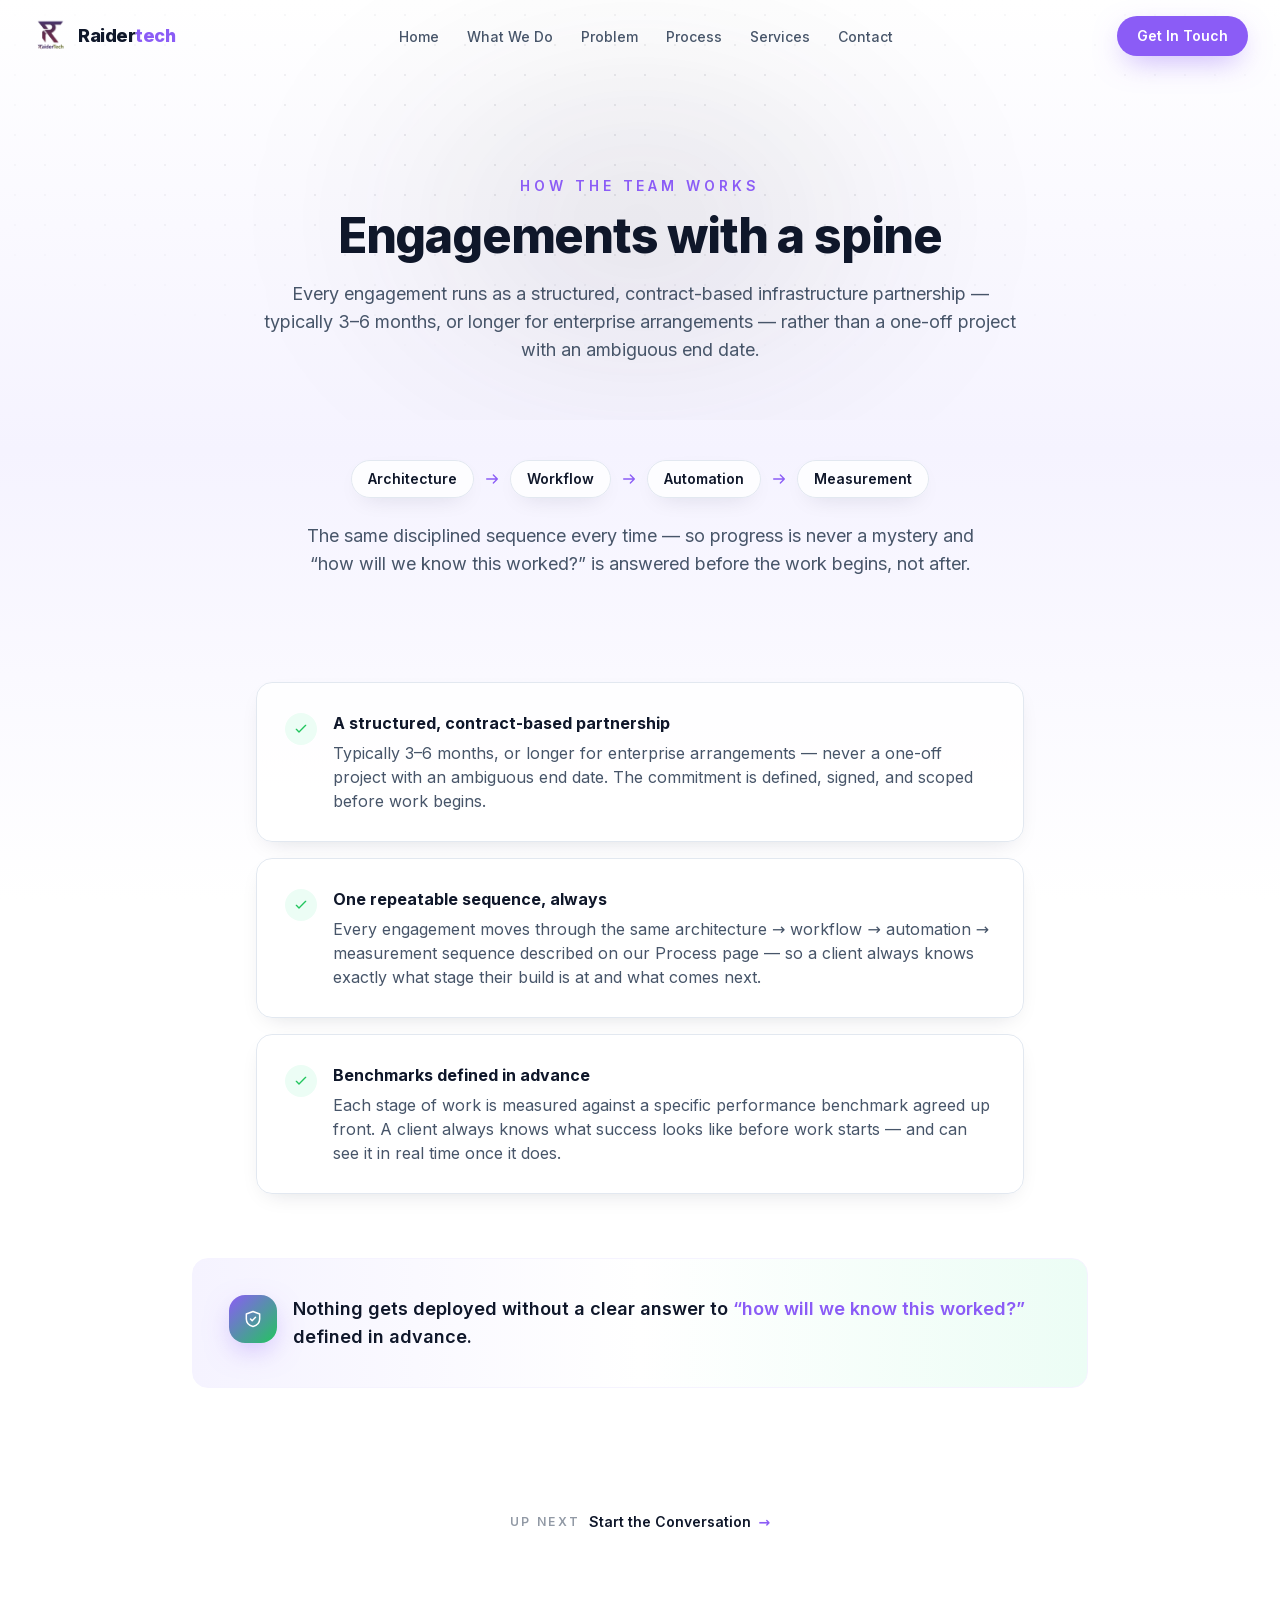
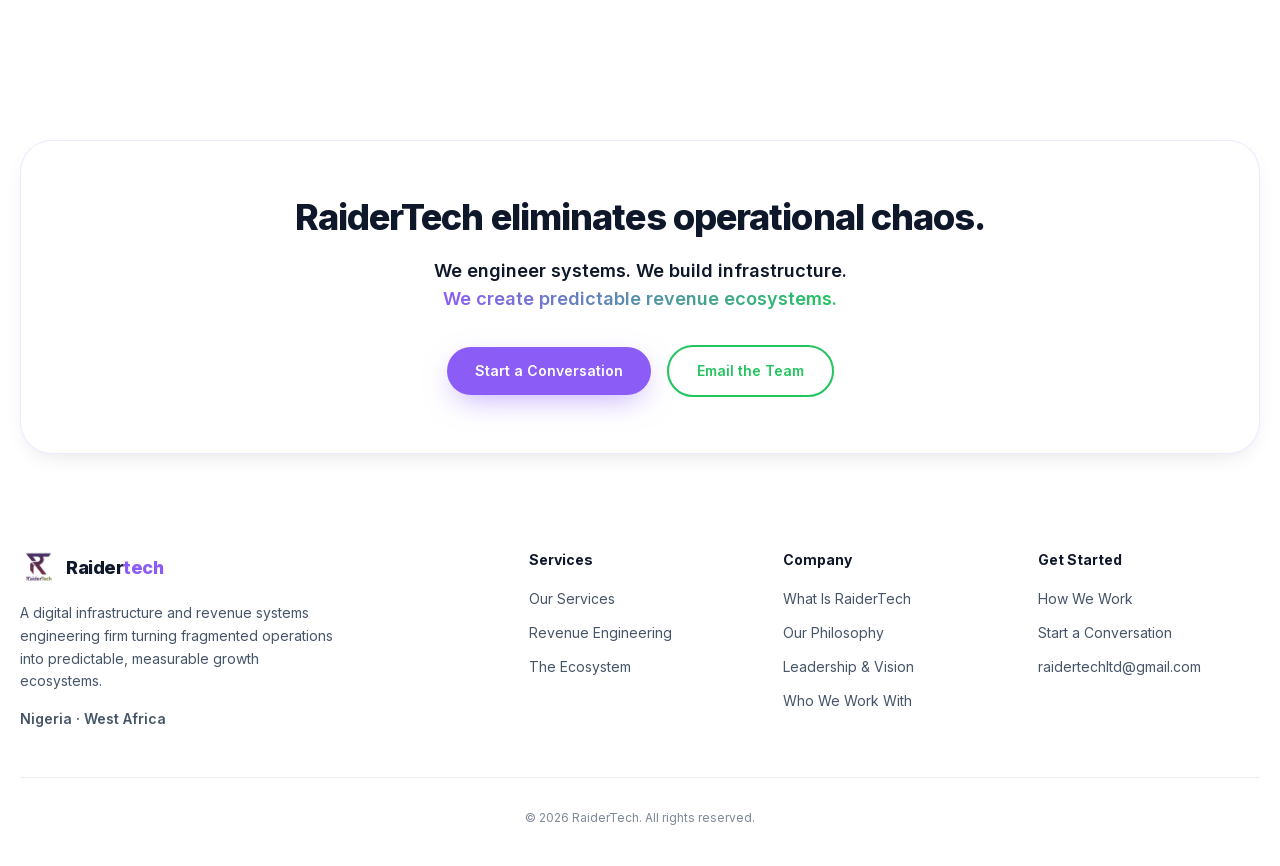
<file: how-we-work/index.html>
<!DOCTYPE html><html lang="en"><head><meta charSet="utf-8"/><meta name="viewport" content="width=device-width, initial-scale=1"/><link rel="preload" as="image" href="/raidertech-logo.png" fetchPriority="high"/><link rel="stylesheet" href="/_next/static/css/caf0065f8ac56b6b.css" data-precedence="next"/><link rel="preload" as="script" fetchPriority="low" href="/_next/static/chunks/webpack-ec64973e623d889b.js"/><script src="/_next/static/chunks/fd9d1056-87da80e0c187477b.js" async=""></script><script src="/_next/static/chunks/117-35fdc185c37d673b.js" async=""></script><script src="/_next/static/chunks/main-app-04c021b0fac00ea1.js" async=""></script><script src="/_next/static/chunks/718-068026d59cd66a0b.js" async=""></script><script src="/_next/static/chunks/51-fa287bd055326840.js" async=""></script><script src="/_next/static/chunks/app/how-we-work/page-7a99c6732b853593.js" async=""></script><meta name="theme-color" content="#8B5CF6"/><title>How the Team Works — Contract-Based Partnerships | RaiderTech</title><meta name="description" content="Every RaiderTech engagement runs as a structured, contract-based infrastructure partnership — typically 3–6 months — moving through architecture, workflow, automation, and measurement."/><link rel="icon" href="/icon.png?f579bc81c4360bb5" type="image/png" sizes="512x512"/><script src="/_next/static/chunks/polyfills-42372ed130431b0a.js" noModule=""></script></head><body class="__variable_d8ebd1 font-sans antialiased"><header class="fixed inset-x-0 top-0 z-50 transition-all duration-300 bg-transparent backdrop-blur-0"><nav aria-label="Main" class="mx-auto flex h-16 max-w-7xl items-center justify-between px-5 sm:h-[72px] sm:px-8"><a class="group flex items-center gap-2.5" href="/"><img alt="RaiderTech logo" fetchPriority="high" width="40" height="40" decoding="async" data-nimg="1" class="h-9 w-9 object-contain transition-transform duration-300 group-hover:scale-110" style="color:transparent" src="/raidertech-logo.png"/><span class="text-lg font-extrabold tracking-tight text-ink">Raider<span class="text-primary">tech</span></span></a><ul class="hidden items-center gap-7 lg:flex"><li><a class="relative text-sm font-medium transition-colors duration-200 hover:text-primary text-body" href="/">Home</a></li><li><a class="relative text-sm font-medium transition-colors duration-200 hover:text-primary text-body" href="/what-we-do/">What We Do</a></li><li><a class="relative text-sm font-medium transition-colors duration-200 hover:text-primary text-body" href="/problem/">Problem</a></li><li><a class="relative text-sm font-medium transition-colors duration-200 hover:text-primary text-body" href="/process/">Process</a></li><li><a class="relative text-sm font-medium transition-colors duration-200 hover:text-primary text-body" href="/services/">Services</a></li><li><a class="relative text-sm font-medium transition-colors duration-200 hover:text-primary text-body" href="/contact/">Contact</a></li></ul><div class="flex items-center gap-2"><a class="hidden rounded-full bg-primary px-5 py-2.5 text-sm font-semibold text-white shadow-glowPurple transition-all duration-300 hover:scale-105 hover:shadow-[0_0_30px_rgba(139,92,246,0.6)] lg:inline-flex" href="/contact/">Get In Touch</a><button type="button" aria-label="Open menu" aria-expanded="false" class="grid h-10 w-10 place-items-center rounded-xl border border-slate-200 bg-white/70 text-ink transition-colors hover:bg-white lg:hidden"><svg viewBox="0 0 24 24" fill="none" stroke="currentColor" stroke-width="2" stroke-linecap="round" class="h-5 w-5" aria-hidden="true"><path d="M4 6h16M4 12h16M4 18h16"></path></svg></button></div></nav><div class="overflow-hidden transition-all duration-300 lg:hidden max-h-0 opacity-0"><ul class="mx-5 mb-4 space-y-1 rounded-2xl border border-slate-200 bg-white/95 p-3 shadow-soft backdrop-blur-md"><li><a class="block rounded-xl px-4 py-3 text-sm font-medium transition-colors text-body hover:bg-primary-50 hover:text-primary" href="/">Home</a></li><li><a class="block rounded-xl px-4 py-3 text-sm font-medium transition-colors text-body hover:bg-primary-50 hover:text-primary" href="/what-we-do/">What We Do</a></li><li><a class="block rounded-xl px-4 py-3 text-sm font-medium transition-colors text-body hover:bg-primary-50 hover:text-primary" href="/problem/">Problem</a></li><li><a class="block rounded-xl px-4 py-3 text-sm font-medium transition-colors text-body hover:bg-primary-50 hover:text-primary" href="/process/">Process</a></li><li><a class="block rounded-xl px-4 py-3 text-sm font-medium transition-colors text-body hover:bg-primary-50 hover:text-primary" href="/services/">Services</a></li><li><a class="block rounded-xl px-4 py-3 text-sm font-medium transition-colors text-body hover:bg-primary-50 hover:text-primary" href="/contact/">Contact</a></li><li class="pt-1"><a class="block rounded-full bg-primary px-5 py-3 text-center text-sm font-semibold text-white shadow-glowPurple" href="/contact/">Get In Touch</a></li></ul></div></header><main><section class="relative overflow-hidden px-5 pb-14 pt-36 text-center sm:pt-44"><div aria-hidden="true" class="pointer-events-none absolute left-1/2 top-10 -z-10 h-[360px] w-[640px] -translate-x-1/2 rounded-full opacity-60 blur-[100px]" style="background:radial-gradient(closest-side, rgba(43, 41, 48, 0.26), transparent)"></div><div aria-hidden="true" class="bg-dots mask-fade-dots pointer-events-none absolute inset-0 -z-10"></div><div class="mx-auto max-w-3xl"><div class="reveal  "><p class="text-xs font-semibold uppercase tracking-[0.28em] text-primary sm:text-sm">How the Team Works</p><h1 class="text-balance mt-4 text-4xl font-extrabold tracking-tight text-ink sm:text-5xl">Engagements with a spine</h1><p class="mt-5 text-base leading-relaxed text-body sm:text-lg">Every engagement runs as a structured, contract-based infrastructure partnership — typically 3–6 months, or longer for enterprise arrangements — rather than a one-off project with an ambiguous end date.</p></div></div></section><section class="relative px-5 py-10"><div class="mx-auto max-w-4xl"><div class="reveal  "><div class="flex flex-wrap items-center justify-center gap-2.5"><span class="flex items-center gap-2.5"><span class="rounded-full border border-slate-200 bg-white/80 px-4 py-2 text-sm font-semibold text-ink shadow-soft">Architecture</span><svg viewBox="0 0 24 24" fill="none" stroke="currentColor" stroke-width="2" stroke-linecap="round" stroke-linejoin="round" class="h-4 w-4 text-primary" aria-hidden="true"><path d="M4 12h16m0 0-6-6m6 6-6 6"></path></svg></span><span class="flex items-center gap-2.5"><span class="rounded-full border border-slate-200 bg-white/80 px-4 py-2 text-sm font-semibold text-ink shadow-soft">Workflow</span><svg viewBox="0 0 24 24" fill="none" stroke="currentColor" stroke-width="2" stroke-linecap="round" stroke-linejoin="round" class="h-4 w-4 text-primary" aria-hidden="true"><path d="M4 12h16m0 0-6-6m6 6-6 6"></path></svg></span><span class="flex items-center gap-2.5"><span class="rounded-full border border-slate-200 bg-white/80 px-4 py-2 text-sm font-semibold text-ink shadow-soft">Automation</span><svg viewBox="0 0 24 24" fill="none" stroke="currentColor" stroke-width="2" stroke-linecap="round" stroke-linejoin="round" class="h-4 w-4 text-primary" aria-hidden="true"><path d="M4 12h16m0 0-6-6m6 6-6 6"></path></svg></span><span class="flex items-center gap-2.5"><span class="rounded-full border border-slate-200 bg-white/80 px-4 py-2 text-sm font-semibold text-ink shadow-soft">Measurement</span></span></div></div><div class="reveal  " style="transition-delay:100ms"><p class="mx-auto mt-6 max-w-2xl text-center text-base leading-relaxed text-body sm:text-lg">The same disciplined sequence every time — so progress is never a mystery and “how will we know this worked?” is answered before the work begins, not after.</p></div></div></section><section class="relative px-5 py-12 sm:py-16"><div class="mx-auto max-w-3xl space-y-4"><div class="reveal  "><div class="flex items-start gap-4 rounded-2xl border border-slate-200 bg-white/80 p-6 shadow-soft backdrop-blur-sm sm:p-7"><span class="mt-0.5 grid h-8 w-8 shrink-0 place-items-center rounded-full bg-secondary-50 text-secondary"><svg viewBox="0 0 24 24" fill="none" stroke="currentColor" stroke-width="2" stroke-linecap="round" stroke-linejoin="round" class="h-4 w-4" aria-hidden="true"><path d="m5 12.5 4 4L19 6.5"></path></svg></span><div><h2 class="text-base font-bold text-ink">A structured, contract-based partnership</h2><p class="mt-1.5 text-sm leading-relaxed text-body sm:text-base">Typically 3–6 months, or longer for enterprise arrangements — never a one-off project with an ambiguous end date. The commitment is defined, signed, and scoped before work begins.</p></div></div></div><div class="reveal  " style="transition-delay:90ms"><div class="flex items-start gap-4 rounded-2xl border border-slate-200 bg-white/80 p-6 shadow-soft backdrop-blur-sm sm:p-7"><span class="mt-0.5 grid h-8 w-8 shrink-0 place-items-center rounded-full bg-secondary-50 text-secondary"><svg viewBox="0 0 24 24" fill="none" stroke="currentColor" stroke-width="2" stroke-linecap="round" stroke-linejoin="round" class="h-4 w-4" aria-hidden="true"><path d="m5 12.5 4 4L19 6.5"></path></svg></span><div><h2 class="text-base font-bold text-ink">One repeatable sequence, always</h2><p class="mt-1.5 text-sm leading-relaxed text-body sm:text-base">Every engagement moves through the same architecture → workflow → automation → measurement sequence described on our Process page — so a client always knows exactly what stage their build is at and what comes next.</p></div></div></div><div class="reveal  " style="transition-delay:180ms"><div class="flex items-start gap-4 rounded-2xl border border-slate-200 bg-white/80 p-6 shadow-soft backdrop-blur-sm sm:p-7"><span class="mt-0.5 grid h-8 w-8 shrink-0 place-items-center rounded-full bg-secondary-50 text-secondary"><svg viewBox="0 0 24 24" fill="none" stroke="currentColor" stroke-width="2" stroke-linecap="round" stroke-linejoin="round" class="h-4 w-4" aria-hidden="true"><path d="m5 12.5 4 4L19 6.5"></path></svg></span><div><h2 class="text-base font-bold text-ink">Benchmarks defined in advance</h2><p class="mt-1.5 text-sm leading-relaxed text-body sm:text-base">Each stage of work is measured against a specific performance benchmark agreed up front. A client always knows what success looks like before work starts — and can see it in real time once it does.</p></div></div></div></div></section><section class="px-5 pb-20 sm:pb-24"><div class="mx-auto max-w-4xl"><div class="reveal  "><div class="flex items-start gap-4 rounded-2xl border border-primary-50 bg-gradient-to-r from-primary-50 via-white to-secondary-50 p-7 sm:p-9"><span class="grid h-12 w-12 shrink-0 place-items-center rounded-2xl bg-gradient-to-br from-primary to-secondary text-white shadow-glowPurple"><svg viewBox="0 0 24 24" fill="none" stroke="currentColor" stroke-width="1.8" stroke-linecap="round" stroke-linejoin="round" class="h-5 w-5" aria-hidden="true"><path d="M12 3l8 3v6c0 4.6-3.3 7.8-8 9-4.7-1.2-8-4.4-8-9V6l8-3Z"></path><path d="m9 12 2 2 4-4"></path></svg></span><p class="text-base font-semibold leading-relaxed text-ink sm:text-lg">Nothing gets deployed without a clear answer to<!-- --> <span class="text-primary">“how will we know this worked?”</span> <!-- -->defined in advance.</p></div></div></div></section><div class="mx-auto px-5 pb-24 pt-6 text-center sm:pb-28"><div class="reveal  "><a class="group inline-flex items-center gap-2 text-sm font-semibold text-primary transition-colors hover:text-primary-600" href="/contact/"><span class="text-xs uppercase tracking-[0.2em] text-body/60">Up next</span><span class="text-ink group-hover:underline">Start the Conversation</span><span aria-hidden="true" class="transition-transform duration-300 group-hover:translate-x-1">→</span></a></div></div></main><section class="relative scroll-mt-24 px-5 pt-20 sm:pt-24"><div class="reveal  "><div class="mx-auto max-w-7xl rounded-[2rem] border border-primary/15 bg-white/80 px-6 py-14 text-center shadow-soft backdrop-blur-sm sm:px-12"><h2 class="text-balance text-3xl font-extrabold tracking-tight text-ink sm:text-4xl">RaiderTech eliminates operational chaos.</h2><p class="mx-auto mt-5 max-w-xl text-base font-semibold leading-relaxed text-ink sm:text-lg">We engineer systems. We build infrastructure.<br/><span class="bg-gradient-to-r from-primary to-secondary bg-clip-text text-transparent">We create predictable revenue ecosystems.</span></p><div class="mt-8 flex flex-col items-center justify-center gap-4 sm:flex-row"><a class="btn-primary" href="/contact/">Start a Conversation</a><a href="mailto:hello@raidertech.app" class="btn-green">Email the Team</a></div></div></div></section><footer class="relative px-5 pb-10 pt-20 sm:pt-24"><div class="mx-auto max-w-7xl"><div class="grid grid-cols-2 gap-8 md:grid-cols-3 lg:grid-cols-5"><div class="col-span-2"><a class="group flex items-center gap-2.5" href="/"><img alt="RaiderTech logo" loading="lazy" width="40" height="40" decoding="async" data-nimg="1" class="h-9 w-9 object-contain transition-transform duration-300 group-hover:scale-110" style="color:transparent" src="/raidertech-logo.png"/><span class="text-lg font-extrabold tracking-tight text-ink">Raider<span class="text-primary">tech</span></span></a><p class="mt-4 max-w-xs text-sm leading-relaxed text-body">A digital infrastructure and revenue systems engineering firm turning fragmented operations into predictable, measurable growth ecosystems.</p><p class="mt-4 text-sm font-semibold text-body">Nigeria · West Africa</p></div><div><h3 class="text-sm font-bold text-ink">Services</h3><ul class="mt-4 space-y-2.5"><li><a class="text-sm text-body transition-colors hover:text-primary" href="/services/">Our Services</a></li><li><a class="text-sm text-body transition-colors hover:text-primary" href="/revenue/">Revenue Engineering</a></li><li><a class="text-sm text-body transition-colors hover:text-primary" href="/ecosystem/">The Ecosystem</a></li></ul></div><div><h3 class="text-sm font-bold text-ink">Company</h3><ul class="mt-4 space-y-2.5"><li><a class="text-sm text-body transition-colors hover:text-primary" href="/what-we-do/">What Is RaiderTech</a></li><li><a class="text-sm text-body transition-colors hover:text-primary" href="/process/">Our Philosophy</a></li><li><a class="text-sm text-body transition-colors hover:text-primary" href="/leadership/">Leadership &amp; Vision</a></li><li><a class="text-sm text-body transition-colors hover:text-primary" href="/clients/">Who We Work With</a></li></ul></div><div><h3 class="text-sm font-bold text-ink">Get Started</h3><ul class="mt-4 space-y-2.5"><li><a class="text-sm text-body transition-colors hover:text-primary" href="/how-we-work/">How We Work</a></li><li><a class="text-sm text-body transition-colors hover:text-primary" href="/contact/">Start a Conversation</a></li><li><a class="text-sm text-body transition-colors hover:text-primary" href="mailto:raidertechltd@gmail.com">raidertechltd@gmail.com</a></li></ul></div></div><p class="mt-12 border-t border-slate-200/70 pt-8 text-center text-xs text-body/70">© <!-- -->2026<!-- --> RaiderTech. All rights reserved.</p></div></footer><script src="/_next/static/chunks/webpack-ec64973e623d889b.js" async=""></script><script>(self.__next_f=self.__next_f||[]).push([0]);self.__next_f.push([2,null])</script><script>self.__next_f.push([1,"1:HL[\"/_next/static/css/caf0065f8ac56b6b.css\",\"style\"]\n"])</script><script>self.__next_f.push([1,"2:I[2846,[],\"\"]\n4:I[4727,[\"718\",\"static/chunks/718-068026d59cd66a0b.js\",\"51\",\"static/chunks/51-fa287bd055326840.js\",\"364\",\"static/chunks/app/how-we-work/page-7a99c6732b853593.js\"],\"default\"]\n5:I[24,[\"718\",\"static/chunks/718-068026d59cd66a0b.js\",\"51\",\"static/chunks/51-fa287bd055326840.js\",\"364\",\"static/chunks/app/how-we-work/page-7a99c6732b853593.js\"],\"default\"]\n6:I[2972,[\"718\",\"static/chunks/718-068026d59cd66a0b.js\",\"51\",\"static/chunks/51-fa287bd055326840.js\",\"364\",\"static/chunks/app/how-we-work/page-7a99c6732b853593.js\"],\"\"]\n7:I[5878,[\"718\",\"static/chunks/718-068026d59cd66a0b.js\",\"51\",\"static/chunks/51-fa287bd055326840.js\",\"364\",\"static/chunks/app/how-we-work/page-7a99c6732b853593.js\"],\"Image\"]\n8:I[4707,[],\"\"]\n9:I[6423,[],\"\"]\nb:I[1060,[],\"\"]\nc:[]\n"])</script><script>self.__next_f.push([1,"0:[\"$\",\"$L2\",null,{\"buildId\":\"zVH44bvYmbKiQSHw4cwv1\",\"assetPrefix\":\"\",\"urlParts\":[\"\",\"how-we-work\",\"\"],\"initialTree\":[\"\",{\"children\":[\"how-we-work\",{\"children\":[\"__PAGE__\",{}]}]},\"$undefined\",\"$undefined\",true],\"initialSeedData\":[\"\",{\"children\":[\"how-we-work\",{\"children\":[\"__PAGE__\",{},[[\"$L3\",[[\"$\",\"$L4\",null,{}],[\"$\",\"main\",null,{\"children\":[[\"$\",\"section\",null,{\"className\":\"relative overflow-hidden px-5 pb-14 pt-36 text-center sm:pt-44\",\"children\":[[\"$\",\"div\",null,{\"aria-hidden\":\"true\",\"className\":\"pointer-events-none absolute left-1/2 top-10 -z-10 h-[360px] w-[640px] -translate-x-1/2 rounded-full opacity-60 blur-[100px]\",\"style\":{\"background\":\"radial-gradient(closest-side, rgba(43, 41, 48, 0.26), transparent)\"}}],[\"$\",\"div\",null,{\"aria-hidden\":\"true\",\"className\":\"bg-dots mask-fade-dots pointer-events-none absolute inset-0 -z-10\"}],[\"$\",\"div\",null,{\"className\":\"mx-auto max-w-3xl\",\"children\":[\"$\",\"$L5\",null,{\"children\":[[\"$\",\"p\",null,{\"className\":\"text-xs font-semibold uppercase tracking-[0.28em] text-primary sm:text-sm\",\"children\":\"How the Team Works\"}],[\"$\",\"h1\",null,{\"className\":\"text-balance mt-4 text-4xl font-extrabold tracking-tight text-ink sm:text-5xl\",\"children\":\"Engagements with a spine\"}],[\"$\",\"p\",null,{\"className\":\"mt-5 text-base leading-relaxed text-body sm:text-lg\",\"children\":\"Every engagement runs as a structured, contract-based infrastructure partnership — typically 3–6 months, or longer for enterprise arrangements — rather than a one-off project with an ambiguous end date.\"}]]}]}]]}],[\"$\",\"section\",null,{\"className\":\"relative px-5 py-10\",\"children\":[\"$\",\"div\",null,{\"className\":\"mx-auto max-w-4xl\",\"children\":[[\"$\",\"$L5\",null,{\"children\":[\"$\",\"div\",null,{\"className\":\"flex flex-wrap items-center justify-center gap-2.5\",\"children\":[[\"$\",\"span\",\"Architecture\",{\"className\":\"flex items-center gap-2.5\",\"children\":[[\"$\",\"span\",null,{\"className\":\"rounded-full border border-slate-200 bg-white/80 px-4 py-2 text-sm font-semibold text-ink shadow-soft\",\"children\":\"Architecture\"}],[\"$\",\"svg\",null,{\"viewBox\":\"0 0 24 24\",\"fill\":\"none\",\"stroke\":\"currentColor\",\"strokeWidth\":\"2\",\"strokeLinecap\":\"round\",\"strokeLinejoin\":\"round\",\"className\":\"h-4 w-4 text-primary\",\"aria-hidden\":\"true\",\"children\":[\"$\",\"path\",null,{\"d\":\"M4 12h16m0 0-6-6m6 6-6 6\"}]}]]}],[\"$\",\"span\",\"Workflow\",{\"className\":\"flex items-center gap-2.5\",\"children\":[[\"$\",\"span\",null,{\"className\":\"rounded-full border border-slate-200 bg-white/80 px-4 py-2 text-sm font-semibold text-ink shadow-soft\",\"children\":\"Workflow\"}],[\"$\",\"svg\",null,{\"viewBox\":\"0 0 24 24\",\"fill\":\"none\",\"stroke\":\"currentColor\",\"strokeWidth\":\"2\",\"strokeLinecap\":\"round\",\"strokeLinejoin\":\"round\",\"className\":\"h-4 w-4 text-primary\",\"aria-hidden\":\"true\",\"children\":[\"$\",\"path\",null,{\"d\":\"M4 12h16m0 0-6-6m6 6-6 6\"}]}]]}],[\"$\",\"span\",\"Automation\",{\"className\":\"flex items-center gap-2.5\",\"children\":[[\"$\",\"span\",null,{\"className\":\"rounded-full border border-slate-200 bg-white/80 px-4 py-2 text-sm font-semibold text-ink shadow-soft\",\"children\":\"Automation\"}],[\"$\",\"svg\",null,{\"viewBox\":\"0 0 24 24\",\"fill\":\"none\",\"stroke\":\"currentColor\",\"strokeWidth\":\"2\",\"strokeLinecap\":\"round\",\"strokeLinejoin\":\"round\",\"className\":\"h-4 w-4 text-primary\",\"aria-hidden\":\"true\",\"children\":[\"$\",\"path\",null,{\"d\":\"M4 12h16m0 0-6-6m6 6-6 6\"}]}]]}],[\"$\",\"span\",\"Measurement\",{\"className\":\"flex items-center gap-2.5\",\"children\":[[\"$\",\"span\",null,{\"className\":\"rounded-full border border-slate-200 bg-white/80 px-4 py-2 text-sm font-semibold text-ink shadow-soft\",\"children\":\"Measurement\"}],false]}]]}]}],[\"$\",\"$L5\",null,{\"delay\":100,\"children\":[\"$\",\"p\",null,{\"className\":\"mx-auto mt-6 max-w-2xl text-center text-base leading-relaxed text-body sm:text-lg\",\"children\":\"The same disciplined sequence every time — so progress is never a mystery and “how will we know this worked?” is answered before the work begins, not after.\"}]}]]}]}],[\"$\",\"section\",null,{\"className\":\"relative px-5 py-12 sm:py-16\",\"children\":[\"$\",\"div\",null,{\"className\":\"mx-auto max-w-3xl space-y-4\",\"children\":[[\"$\",\"$L5\",\"A structured, contract-based partnership\",{\"delay\":0,\"children\":[\"$\",\"div\",null,{\"className\":\"flex items-start gap-4 rounded-2xl border border-slate-200 bg-white/80 p-6 shadow-soft backdrop-blur-sm sm:p-7\",\"children\":[[\"$\",\"span\",null,{\"className\":\"mt-0.5 grid h-8 w-8 shrink-0 place-items-center rounded-full bg-secondary-50 text-secondary\",\"children\":[\"$\",\"svg\",null,{\"viewBox\":\"0 0 24 24\",\"fill\":\"none\",\"stroke\":\"currentColor\",\"strokeWidth\":\"2\",\"strokeLinecap\":\"round\",\"strokeLinejoin\":\"round\",\"className\":\"h-4 w-4\",\"aria-hidden\":\"true\",\"children\":[\"$\",\"path\",null,{\"d\":\"m5 12.5 4 4L19 6.5\"}]}]}],[\"$\",\"div\",null,{\"children\":[[\"$\",\"h2\",null,{\"className\":\"text-base font-bold text-ink\",\"children\":\"A structured, contract-based partnership\"}],[\"$\",\"p\",null,{\"className\":\"mt-1.5 text-sm leading-relaxed text-body sm:text-base\",\"children\":\"Typically 3–6 months, or longer for enterprise arrangements — never a one-off project with an ambiguous end date. The commitment is defined, signed, and scoped before work begins.\"}]]}]]}]}],[\"$\",\"$L5\",\"One repeatable sequence, always\",{\"delay\":90,\"children\":[\"$\",\"div\",null,{\"className\":\"flex items-start gap-4 rounded-2xl border border-slate-200 bg-white/80 p-6 shadow-soft backdrop-blur-sm sm:p-7\",\"children\":[[\"$\",\"span\",null,{\"className\":\"mt-0.5 grid h-8 w-8 shrink-0 place-items-center rounded-full bg-secondary-50 text-secondary\",\"children\":[\"$\",\"svg\",null,{\"viewBox\":\"0 0 24 24\",\"fill\":\"none\",\"stroke\":\"currentColor\",\"strokeWidth\":\"2\",\"strokeLinecap\":\"round\",\"strokeLinejoin\":\"round\",\"className\":\"h-4 w-4\",\"aria-hidden\":\"true\",\"children\":[\"$\",\"path\",null,{\"d\":\"m5 12.5 4 4L19 6.5\"}]}]}],[\"$\",\"div\",null,{\"children\":[[\"$\",\"h2\",null,{\"className\":\"text-base font-bold text-ink\",\"children\":\"One repeatable sequence, always\"}],[\"$\",\"p\",null,{\"className\":\"mt-1.5 text-sm leading-relaxed text-body sm:text-base\",\"children\":\"Every engagement moves through the same architecture → workflow → automation → measurement sequence described on our Process page — so a client always knows exactly what stage their build is at and what comes next.\"}]]}]]}]}],[\"$\",\"$L5\",\"Benchmarks defined in advance\",{\"delay\":180,\"children\":[\"$\",\"div\",null,{\"className\":\"flex items-start gap-4 rounded-2xl border border-slate-200 bg-white/80 p-6 shadow-soft backdrop-blur-sm sm:p-7\",\"children\":[[\"$\",\"span\",null,{\"className\":\"mt-0.5 grid h-8 w-8 shrink-0 place-items-center rounded-full bg-secondary-50 text-secondary\",\"children\":[\"$\",\"svg\",null,{\"viewBox\":\"0 0 24 24\",\"fill\":\"none\",\"stroke\":\"currentColor\",\"strokeWidth\":\"2\",\"strokeLinecap\":\"round\",\"strokeLinejoin\":\"round\",\"className\":\"h-4 w-4\",\"aria-hidden\":\"true\",\"children\":[\"$\",\"path\",null,{\"d\":\"m5 12.5 4 4L19 6.5\"}]}]}],[\"$\",\"div\",null,{\"children\":[[\"$\",\"h2\",null,{\"className\":\"text-base font-bold text-ink\",\"children\":\"Benchmarks defined in advance\"}],[\"$\",\"p\",null,{\"className\":\"mt-1.5 text-sm leading-relaxed text-body sm:text-base\",\"children\":\"Each stage of work is measured against a specific performance benchmark agreed up front. A client always knows what success looks like before work starts — and can see it in real time once it does.\"}]]}]]}]}]]}]}],[\"$\",\"section\",null,{\"className\":\"px-5 pb-20 sm:pb-24\",\"children\":[\"$\",\"div\",null,{\"className\":\"mx-auto max-w-4xl\",\"children\":[\"$\",\"$L5\",null,{\"children\":[\"$\",\"div\",null,{\"className\":\"flex items-start gap-4 rounded-2xl border border-primary-50 bg-gradient-to-r from-primary-50 via-white to-secondary-50 p-7 sm:p-9\",\"children\":[[\"$\",\"span\",null,{\"className\":\"grid h-12 w-12 shrink-0 place-items-center rounded-2xl bg-gradient-to-br from-primary to-secondary text-white shadow-glowPurple\",\"children\":[\"$\",\"svg\",null,{\"viewBox\":\"0 0 24 24\",\"fill\":\"none\",\"stroke\":\"currentColor\",\"strokeWidth\":\"1.8\",\"strokeLinecap\":\"round\",\"strokeLinejoin\":\"round\",\"className\":\"h-5 w-5\",\"aria-hidden\":\"true\",\"children\":[[\"$\",\"path\",null,{\"d\":\"M12 3l8 3v6c0 4.6-3.3 7.8-8 9-4.7-1.2-8-4.4-8-9V6l8-3Z\"}],[\"$\",\"path\",null,{\"d\":\"m9 12 2 2 4-4\"}]]}]}],[\"$\",\"p\",null,{\"className\":\"text-base font-semibold leading-relaxed text-ink sm:text-lg\",\"children\":[\"Nothing gets deployed without a clear answer to\",\" \",[\"$\",\"span\",null,{\"className\":\"text-primary\",\"children\":\"“how will we know this worked?”\"}],\" \",\"defined in advance.\"]}]]}]}]}]}],[\"$\",\"div\",null,{\"className\":\"mx-auto px-5 pb-24 pt-6 text-center sm:pb-28\",\"children\":[\"$\",\"$L5\",null,{\"children\":[\"$\",\"$L6\",null,{\"href\":\"/contact\",\"className\":\"group inline-flex items-center gap-2 text-sm font-semibold text-primary transition-colors hover:text-primary-600\",\"children\":[[\"$\",\"span\",null,{\"className\":\"text-xs uppercase tracking-[0.2em] text-body/60\",\"children\":\"Up next\"}],[\"$\",\"span\",null,{\"className\":\"text-ink group-hover:underline\",\"children\":\"Start the Conversation\"}],[\"$\",\"span\",null,{\"aria-hidden\":\"true\",\"className\":\"transition-transform duration-300 group-hover:translate-x-1\",\"children\":\"→\"}]]}]}]}]]}],[\"$\",\"section\",null,{\"className\":\"relative scroll-mt-24 px-5 pt-20 sm:pt-24\",\"children\":[\"$\",\"$L5\",null,{\"children\":[\"$\",\"div\",null,{\"className\":\"mx-auto max-w-7xl rounded-[2rem] border border-primary/15 bg-white/80 px-6 py-14 text-center shadow-soft backdrop-blur-sm sm:px-12\",\"children\":[[\"$\",\"h2\",null,{\"className\":\"text-balance text-3xl font-extrabold tracking-tight text-ink sm:text-4xl\",\"children\":\"RaiderTech eliminates operational chaos.\"}],[\"$\",\"p\",null,{\"className\":\"mx-auto mt-5 max-w-xl text-base font-semibold leading-relaxed text-ink sm:text-lg\",\"children\":[\"We engineer systems. We build infrastructure.\",[\"$\",\"br\",null,{}],[\"$\",\"span\",null,{\"className\":\"bg-gradient-to-r from-primary to-secondary bg-clip-text text-transparent\",\"children\":\"We create predictable revenue ecosystems.\"}]]}],[\"$\",\"div\",null,{\"className\":\"mt-8 flex flex-col items-center justify-center gap-4 sm:flex-row\",\"children\":[[\"$\",\"$L6\",null,{\"href\":\"/contact\",\"className\":\"btn-primary\",\"children\":\"Start a Conversation\"}],[\"$\",\"a\",null,{\"href\":\"mailto:hello@raidertech.app\",\"className\":\"btn-green\",\"children\":\"Email the Team\"}]]}]]}]}]}],[\"$\",\"footer\",null,{\"className\":\"relative px-5 pb-10 pt-20 sm:pt-24\",\"children\":[\"$\",\"div\",null,{\"className\":\"mx-auto max-w-7xl\",\"children\":[[\"$\",\"div\",null,{\"className\":\"grid grid-cols-2 gap-8 md:grid-cols-3 lg:grid-cols-5\",\"children\":[[\"$\",\"div\",null,{\"className\":\"col-span-2\",\"children\":[[\"$\",\"$L6\",null,{\"href\":\"/\",\"className\":\"group flex items-center gap-2.5\",\"children\":[[\"$\",\"$L7\",null,{\"src\":\"/raidertech-logo.png\",\"alt\":\"RaiderTech logo\",\"width\":40,\"height\":40,\"className\":\"h-9 w-9 object-contain transition-transform duration-300 group-hover:scale-110\"}],[\"$\",\"span\",null,{\"className\":\"text-lg font-extrabold tracking-tight text-ink\",\"children\":[\"Raider\",[\"$\",\"span\",null,{\"className\":\"text-primary\",\"children\":\"tech\"}]]}]]}],[\"$\",\"p\",null,{\"className\":\"mt-4 max-w-xs text-sm leading-relaxed text-body\",\"children\":\"A digital infrastructure and revenue systems engineering firm turning fragmented operations into predictable, measurable growth ecosystems.\"}],[\"$\",\"p\",null,{\"className\":\"mt-4 text-sm font-semibold text-body\",\"children\":\"Nigeria · West Africa\"}]]}],[[\"$\",\"div\",\"Services\",{\"children\":[[\"$\",\"h3\",null,{\"className\":\"text-sm font-bold text-ink\",\"children\":\"Services\"}],[\"$\",\"ul\",null,{\"className\":\"mt-4 space-y-2.5\",\"children\":[[\"$\",\"li\",\"Our Services\",{\"children\":[\"$\",\"$L6\",null,{\"href\":\"/services\",\"className\":\"text-sm text-body transition-colors hover:text-primary\",\"children\":\"Our Services\"}]}],[\"$\",\"li\",\"Revenue Engineering\",{\"children\":[\"$\",\"$L6\",null,{\"href\":\"/revenue\",\"className\":\"text-sm text-body transition-colors hover:text-primary\",\"children\":\"Revenue Engineering\"}]}],[\"$\",\"li\",\"The Ecosystem\",{\"children\":[\"$\",\"$L6\",null,{\"href\":\"/ecosystem\",\"className\":\"text-sm text-body transition-colors hover:text-primary\",\"children\":\"The Ecosystem\"}]}]]}]]}],[\"$\",\"div\",\"Company\",{\"children\":[[\"$\",\"h3\",null,{\"className\":\"text-sm font-bold text-ink\",\"children\":\"Company\"}],[\"$\",\"ul\",null,{\"className\":\"mt-4 space-y-2.5\",\"children\":[[\"$\",\"li\",\"What Is RaiderTech\",{\"children\":[\"$\",\"$L6\",null,{\"href\":\"/what-we-do\",\"className\":\"text-sm text-body transition-colors hover:text-primary\",\"children\":\"What Is RaiderTech\"}]}],[\"$\",\"li\",\"Our Philosophy\",{\"children\":[\"$\",\"$L6\",null,{\"href\":\"/process\",\"className\":\"text-sm text-body transition-colors hover:text-primary\",\"children\":\"Our Philosophy\"}]}],[\"$\",\"li\",\"Leadership \u0026 Vision\",{\"children\":[\"$\",\"$L6\",null,{\"href\":\"/leadership\",\"className\":\"text-sm text-body transition-colors hover:text-primary\",\"children\":\"Leadership \u0026 Vision\"}]}],[\"$\",\"li\",\"Who We Work With\",{\"children\":[\"$\",\"$L6\",null,{\"href\":\"/clients\",\"className\":\"text-sm text-body transition-colors hover:text-primary\",\"children\":\"Who We Work With\"}]}]]}]]}],[\"$\",\"div\",\"Get Started\",{\"children\":[[\"$\",\"h3\",null,{\"className\":\"text-sm font-bold text-ink\",\"children\":\"Get Started\"}],[\"$\",\"ul\",null,{\"className\":\"mt-4 space-y-2.5\",\"children\":[[\"$\",\"li\",\"How We Work\",{\"children\":[\"$\",\"$L6\",null,{\"href\":\"/how-we-work\",\"className\":\"text-sm text-body transition-colors hover:text-primary\",\"children\":\"How We Work\"}]}],[\"$\",\"li\",\"Start a Conversation\",{\"children\":[\"$\",\"$L6\",null,{\"href\":\"/contact\",\"className\":\"text-sm text-body transition-colors hover:text-primary\",\"children\":\"Start a Conversation\"}]}],[\"$\",\"li\",\"raidertechltd@gmail.com\",{\"children\":[\"$\",\"$L6\",null,{\"href\":\"mailto:raidertechltd@gmail.com\",\"className\":\"text-sm text-body transition-colors hover:text-primary\",\"children\":\"raidertechltd@gmail.com\"}]}]]}]]}]]]}],[\"$\",\"p\",null,{\"className\":\"mt-12 border-t border-slate-200/70 pt-8 text-center text-xs text-body/70\",\"children\":[\"© \",2026,\" RaiderTech. All rights reserved.\"]}]]}]}]],null],null],null]},[null,[\"$\",\"$L8\",null,{\"parallelRouterKey\":\"children\",\"segmentPath\":[\"children\",\"how-we-work\",\"children\"],\"error\":\"$undefined\",\"errorStyles\":\"$undefined\",\"errorScripts\":\"$undefined\",\"template\":[\"$\",\"$L9\",null,{}],\"templateStyles\":\"$undefined\",\"templateScripts\":\"$undefined\",\"notFound\":\"$undefined\",\"notFoundStyles\":\"$undefined\"}]],null]},[[[[\"$\",\"link\",\"0\",{\"rel\":\"stylesheet\",\"href\":\"/_next/static/css/caf0065f8ac56b6b.css\",\"precedence\":\"next\",\"crossOrigin\":\"$undefined\"}]],[\"$\",\"html\",null,{\"lang\":\"en\",\"children\":[\"$\",\"body\",null,{\"className\":\"__variable_d8ebd1 font-sans antialiased\",\"children\":[\"$\",\"$L8\",null,{\"parallelRouterKey\":\"children\",\"segmentPath\":[\"children\"],\"error\":\"$undefined\",\"errorStyles\":\"$undefined\",\"errorScripts\":\"$undefined\",\"template\":[\"$\",\"$L9\",null,{}],\"templateStyles\":\"$undefined\",\"templateScripts\":\"$undefined\",\"notFound\":[[\"$\",\"title\",null,{\"children\":\"404: This page could not be found.\"}],[\"$\",\"div\",null,{\"style\":{\"fontFamily\":\"system-ui,\\\"Segoe UI\\\",Roboto,Helvetica,Arial,sans-serif,\\\"Apple Color Emoji\\\",\\\"Segoe UI Emoji\\\"\",\"height\":\"100vh\",\"textAlign\":\"center\",\"display\":\"flex\",\"flexDirection\":\"column\",\"alignItems\":\"center\",\"justifyContent\":\"center\"},\"children\":[\"$\",\"div\",null,{\"children\":[[\"$\",\"style\",null,{\"dangerouslySetInnerHTML\":{\"__html\":\"body{color:#000;background:#fff;margin:0}.next-error-h1{border-right:1px solid rgba(0,0,0,.3)}@media (prefers-color-scheme:dark){body{color:#fff;background:#000}.next-error-h1{border-right:1px solid rgba(255,255,255,.3)}}\"}}],[\"$\",\"h1\",null,{\"className\":\"next-error-h1\",\"style\":{\"display\":\"inline-block\",\"margin\":\"0 20px 0 0\",\"padding\":\"0 23px 0 0\",\"fontSize\":24,\"fontWeight\":500,\"verticalAlign\":\"top\",\"lineHeight\":\"49px\"},\"children\":\"404\"}],[\"$\",\"div\",null,{\"style\":{\"display\":\"inline-block\"},\"children\":[\"$\",\"h2\",null,{\"style\":{\"fontSize\":14,\"fontWeight\":400,\"lineHeight\":\"49px\",\"margin\":0},\"children\":\"This page could not be found.\"}]}]]}]}]],\"notFoundStyles\":[]}]}]}]],null],null],\"couldBeIntercepted\":false,\"initialHead\":[null,\"$La\"],\"globalErrorComponent\":\"$b\",\"missingSlots\":\"$Wc\"}]\n"])</script><script>self.__next_f.push([1,"a:[[\"$\",\"meta\",\"0\",{\"name\":\"viewport\",\"content\":\"width=device-width, initial-scale=1\"}],[\"$\",\"meta\",\"1\",{\"name\":\"theme-color\",\"content\":\"#8B5CF6\"}],[\"$\",\"meta\",\"2\",{\"charSet\":\"utf-8\"}],[\"$\",\"title\",\"3\",{\"children\":\"How the Team Works — Contract-Based Partnerships | RaiderTech\"}],[\"$\",\"meta\",\"4\",{\"name\":\"description\",\"content\":\"Every RaiderTech engagement runs as a structured, contract-based infrastructure partnership — typically 3–6 months — moving through architecture, workflow, automation, and measurement.\"}],[\"$\",\"link\",\"5\",{\"rel\":\"icon\",\"href\":\"/icon.png?f579bc81c4360bb5\",\"type\":\"image/png\",\"sizes\":\"512x512\"}]]\n3:null\n"])</script></body></html>
</file>
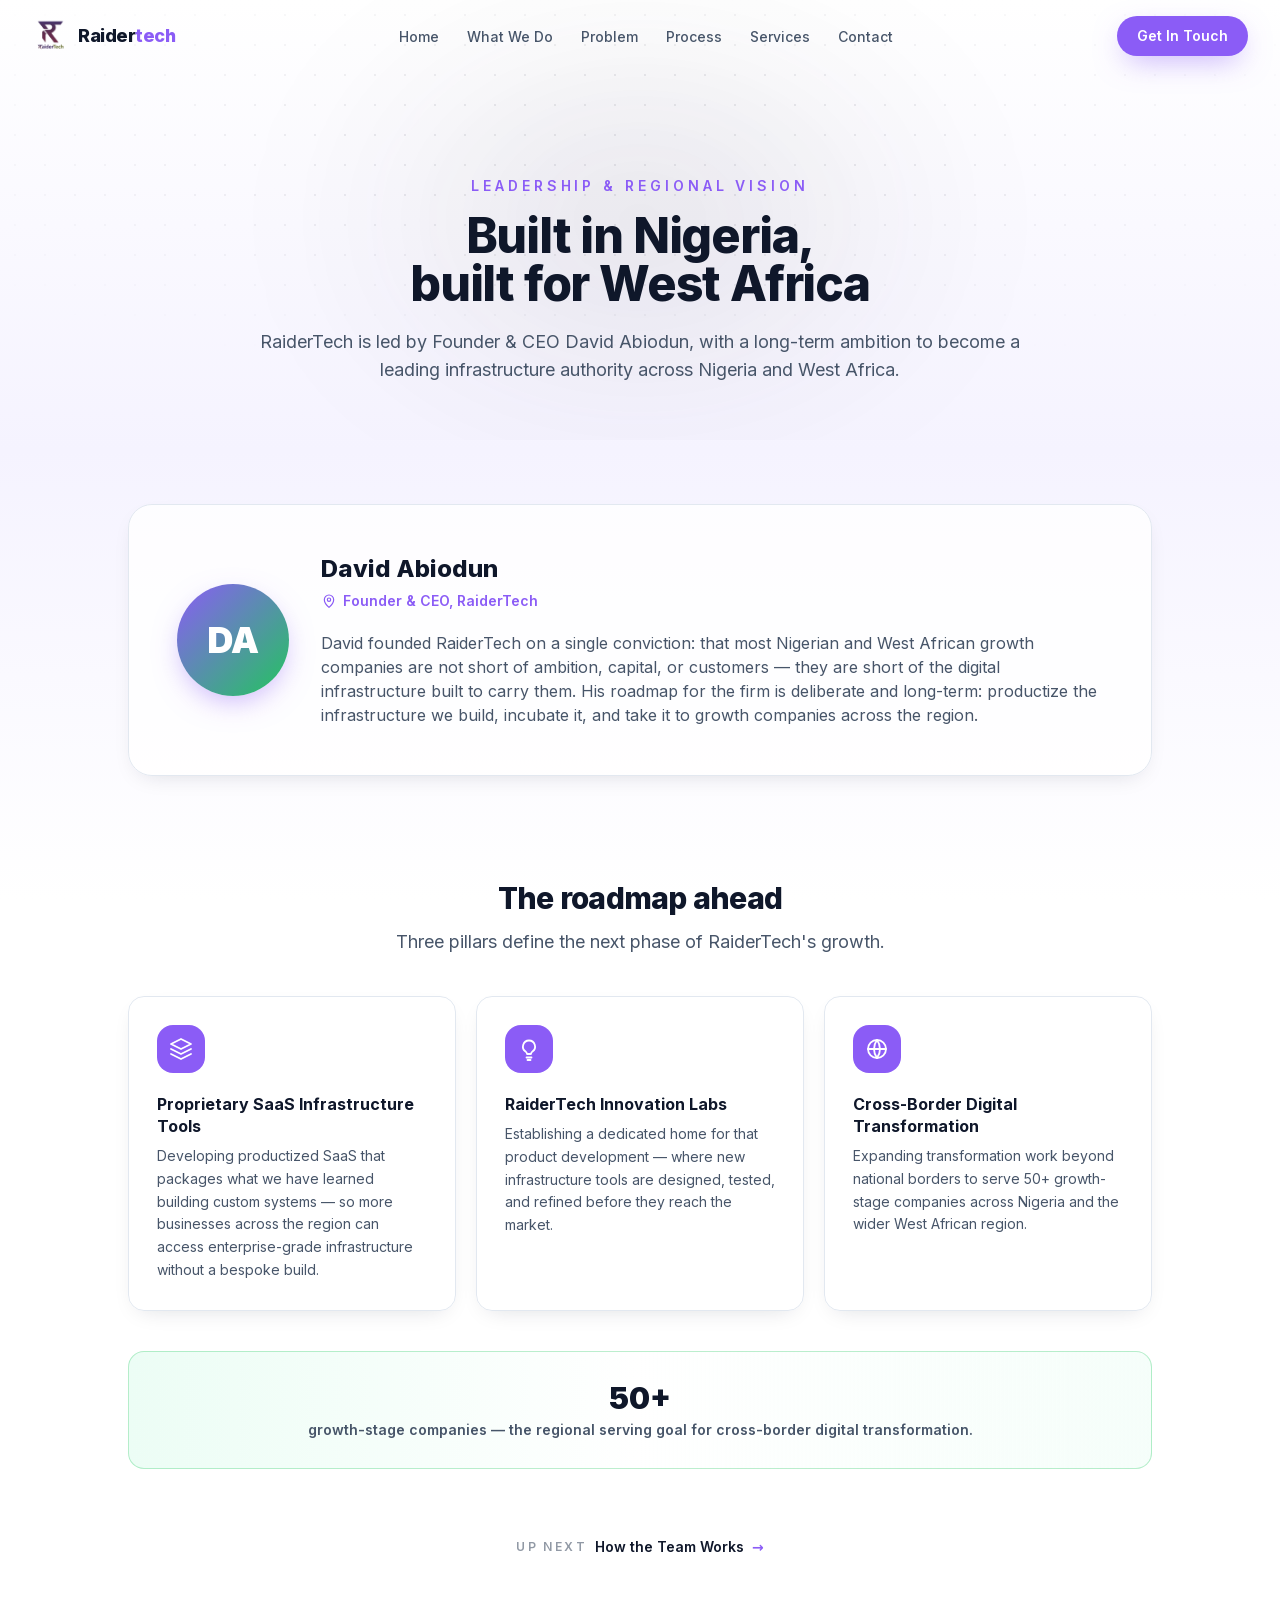
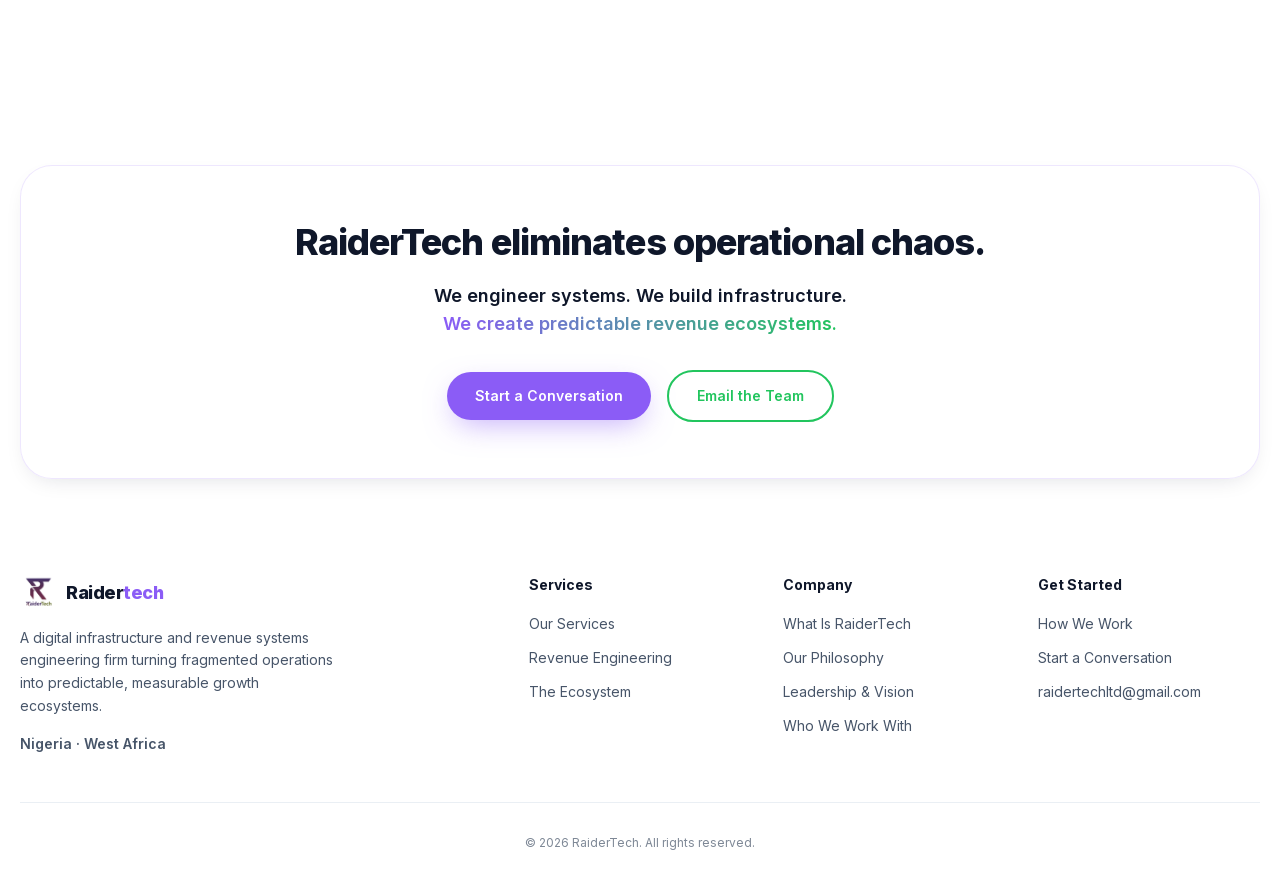
<file: leadership/index.html>
<!DOCTYPE html><html lang="en"><head><meta charSet="utf-8"/><meta name="viewport" content="width=device-width, initial-scale=1"/><link rel="preload" as="image" href="/raidertech-logo.png" fetchPriority="high"/><link rel="stylesheet" href="/_next/static/css/caf0065f8ac56b6b.css" data-precedence="next"/><link rel="preload" as="script" fetchPriority="low" href="/_next/static/chunks/webpack-ec64973e623d889b.js"/><script src="/_next/static/chunks/fd9d1056-87da80e0c187477b.js" async=""></script><script src="/_next/static/chunks/117-35fdc185c37d673b.js" async=""></script><script src="/_next/static/chunks/main-app-04c021b0fac00ea1.js" async=""></script><script src="/_next/static/chunks/718-068026d59cd66a0b.js" async=""></script><script src="/_next/static/chunks/51-fa287bd055326840.js" async=""></script><script src="/_next/static/chunks/app/leadership/page-991665422fa37cfd.js" async=""></script><meta name="theme-color" content="#8B5CF6"/><title>Leadership &amp; Regional Vision — David Abiodun | RaiderTech</title><meta name="description" content="RaiderTech is led by Founder &amp; CEO David Abiodun, with the ambition to become a leading infrastructure authority across Nigeria and West Africa."/><link rel="icon" href="/icon.png?f579bc81c4360bb5" type="image/png" sizes="512x512"/><script src="/_next/static/chunks/polyfills-42372ed130431b0a.js" noModule=""></script></head><body class="__variable_d8ebd1 font-sans antialiased"><header class="fixed inset-x-0 top-0 z-50 transition-all duration-300 bg-transparent backdrop-blur-0"><nav aria-label="Main" class="mx-auto flex h-16 max-w-7xl items-center justify-between px-5 sm:h-[72px] sm:px-8"><a class="group flex items-center gap-2.5" href="/"><img alt="RaiderTech logo" fetchPriority="high" width="40" height="40" decoding="async" data-nimg="1" class="h-9 w-9 object-contain transition-transform duration-300 group-hover:scale-110" style="color:transparent" src="/raidertech-logo.png"/><span class="text-lg font-extrabold tracking-tight text-ink">Raider<span class="text-primary">tech</span></span></a><ul class="hidden items-center gap-7 lg:flex"><li><a class="relative text-sm font-medium transition-colors duration-200 hover:text-primary text-body" href="/">Home</a></li><li><a class="relative text-sm font-medium transition-colors duration-200 hover:text-primary text-body" href="/what-we-do/">What We Do</a></li><li><a class="relative text-sm font-medium transition-colors duration-200 hover:text-primary text-body" href="/problem/">Problem</a></li><li><a class="relative text-sm font-medium transition-colors duration-200 hover:text-primary text-body" href="/process/">Process</a></li><li><a class="relative text-sm font-medium transition-colors duration-200 hover:text-primary text-body" href="/services/">Services</a></li><li><a class="relative text-sm font-medium transition-colors duration-200 hover:text-primary text-body" href="/contact/">Contact</a></li></ul><div class="flex items-center gap-2"><a class="hidden rounded-full bg-primary px-5 py-2.5 text-sm font-semibold text-white shadow-glowPurple transition-all duration-300 hover:scale-105 hover:shadow-[0_0_30px_rgba(139,92,246,0.6)] lg:inline-flex" href="/contact/">Get In Touch</a><button type="button" aria-label="Open menu" aria-expanded="false" class="grid h-10 w-10 place-items-center rounded-xl border border-slate-200 bg-white/70 text-ink transition-colors hover:bg-white lg:hidden"><svg viewBox="0 0 24 24" fill="none" stroke="currentColor" stroke-width="2" stroke-linecap="round" class="h-5 w-5" aria-hidden="true"><path d="M4 6h16M4 12h16M4 18h16"></path></svg></button></div></nav><div class="overflow-hidden transition-all duration-300 lg:hidden max-h-0 opacity-0"><ul class="mx-5 mb-4 space-y-1 rounded-2xl border border-slate-200 bg-white/95 p-3 shadow-soft backdrop-blur-md"><li><a class="block rounded-xl px-4 py-3 text-sm font-medium transition-colors text-body hover:bg-primary-50 hover:text-primary" href="/">Home</a></li><li><a class="block rounded-xl px-4 py-3 text-sm font-medium transition-colors text-body hover:bg-primary-50 hover:text-primary" href="/what-we-do/">What We Do</a></li><li><a class="block rounded-xl px-4 py-3 text-sm font-medium transition-colors text-body hover:bg-primary-50 hover:text-primary" href="/problem/">Problem</a></li><li><a class="block rounded-xl px-4 py-3 text-sm font-medium transition-colors text-body hover:bg-primary-50 hover:text-primary" href="/process/">Process</a></li><li><a class="block rounded-xl px-4 py-3 text-sm font-medium transition-colors text-body hover:bg-primary-50 hover:text-primary" href="/services/">Services</a></li><li><a class="block rounded-xl px-4 py-3 text-sm font-medium transition-colors text-body hover:bg-primary-50 hover:text-primary" href="/contact/">Contact</a></li><li class="pt-1"><a class="block rounded-full bg-primary px-5 py-3 text-center text-sm font-semibold text-white shadow-glowPurple" href="/contact/">Get In Touch</a></li></ul></div></header><main><section class="relative overflow-hidden px-5 pb-14 pt-36 text-center sm:pt-44"><div aria-hidden="true" class="pointer-events-none absolute left-1/2 top-10 -z-10 h-[360px] w-[640px] -translate-x-1/2 rounded-full opacity-60 blur-[100px]" style="background:radial-gradient(closest-side, rgba(43, 41, 48, 0.26), transparent)"></div><div aria-hidden="true" class="bg-dots mask-fade-dots pointer-events-none absolute inset-0 -z-10"></div><div class="mx-auto max-w-3xl"><div class="reveal  "><p class="text-xs font-semibold uppercase tracking-[0.28em] text-primary sm:text-sm">Leadership &amp; Regional Vision</p><h1 class="text-balance mt-4 text-4xl font-extrabold tracking-tight text-ink sm:text-5xl">Built in Nigeria, built for West Africa</h1><p class="mt-5 text-base leading-relaxed text-body sm:text-lg">RaiderTech is led by Founder &amp; CEO David Abiodun, with a long-term ambition to become a leading infrastructure authority across Nigeria and West Africa.</p></div></div></section><section class="relative px-5 py-12 sm:py-16"><div class="mx-auto max-w-5xl"><div class="reveal  "><div class="flex flex-col items-center gap-8 rounded-3xl border border-slate-200 bg-white/80 p-8 shadow-soft backdrop-blur-sm sm:flex-row sm:p-12"><span class="grid h-28 w-28 shrink-0 place-items-center rounded-full bg-gradient-to-br from-primary to-secondary text-4xl font-black text-white shadow-glowPurple">DA</span><div><h2 class="text-2xl font-extrabold text-ink">David Abiodun</h2><p class="mt-1.5 inline-flex items-center gap-1.5 text-sm font-semibold text-primary"><svg viewBox="0 0 24 24" fill="none" stroke="currentColor" stroke-width="1.8" stroke-linecap="round" stroke-linejoin="round" class="h-4 w-4" aria-hidden="true"><path d="M12 21.5s7-6 7-11.5a7 7 0 1 0-14 0c0 5.5 7 11.5 7 11.5Z"></path><circle cx="12" cy="10" r="2.5"></circle></svg>Founder &amp; CEO, RaiderTech</p><p class="mt-4 text-sm leading-relaxed text-body sm:text-base">David founded RaiderTech on a single conviction: that most Nigerian and West African growth companies are not short of ambition, capital, or customers — they are short of the digital infrastructure built to carry them. His roadmap for the firm is deliberate and long-term: productize the infrastructure we build, incubate it, and take it to growth companies across the region.</p></div></div></div></div></section><section class="relative px-5 py-10"><div class="mx-auto max-w-5xl"><div class="reveal  "><h2 class="text-center text-2xl font-extrabold tracking-tight text-ink sm:text-3xl">The roadmap ahead</h2><p class="mx-auto mt-3 max-w-2xl text-center text-base leading-relaxed text-body sm:text-lg">Three pillars define the next phase of RaiderTech&#x27;s growth.</p></div><div class="mt-10 grid gap-5 md:grid-cols-3"><div class="reveal  "><div class="flex h-full flex-col rounded-2xl border border-slate-200 bg-white/80 p-7 shadow-soft backdrop-blur-sm transition-all duration-300 hover:-translate-y-1 hover:border-primary/30"><span class="grid h-12 w-12 place-items-center rounded-2xl bg-primary text-white"><svg viewBox="0 0 24 24" fill="none" stroke="currentColor" stroke-width="1.8" stroke-linecap="round" stroke-linejoin="round" class="h-6 w-6" aria-hidden="true"><path d="m12 2-10 5 10 5 10-5-10-5Z"></path><path d="m2 17 10 5 10-5"></path><path d="m2 12 10 5 10-5"></path></svg></span><h3 class="mt-5 text-base font-bold leading-snug text-ink">Proprietary SaaS Infrastructure Tools</h3><p class="mt-2 text-sm leading-relaxed text-body">Developing productized SaaS that packages what we have learned building custom systems — so more businesses across the region can access enterprise-grade infrastructure without a bespoke build.</p></div></div><div class="reveal  " style="transition-delay:100ms"><div class="flex h-full flex-col rounded-2xl border border-slate-200 bg-white/80 p-7 shadow-soft backdrop-blur-sm transition-all duration-300 hover:-translate-y-1 hover:border-primary/30"><span class="grid h-12 w-12 place-items-center rounded-2xl bg-primary text-white"><svg viewBox="0 0 24 24" fill="none" stroke="currentColor" stroke-width="1.8" stroke-linecap="round" stroke-linejoin="round" class="h-6 w-6" aria-hidden="true"><path d="M12 3.5a6 6 0 0 0-3.5 10.9c.8.6 1.4 1.5 1.6 2.6h3.8c.2-1.1.8-2 1.6-2.6A6 6 0 0 0 12 3.5Z"></path><path d="M9.5 20.5h5M10.5 23h3"></path></svg></span><h3 class="mt-5 text-base font-bold leading-snug text-ink">RaiderTech Innovation Labs</h3><p class="mt-2 text-sm leading-relaxed text-body">Establishing a dedicated home for that product development — where new infrastructure tools are designed, tested, and refined before they reach the market.</p></div></div><div class="reveal  " style="transition-delay:200ms"><div class="flex h-full flex-col rounded-2xl border border-slate-200 bg-white/80 p-7 shadow-soft backdrop-blur-sm transition-all duration-300 hover:-translate-y-1 hover:border-primary/30"><span class="grid h-12 w-12 place-items-center rounded-2xl bg-primary text-white"><svg viewBox="0 0 24 24" fill="none" stroke="currentColor" stroke-width="1.8" stroke-linecap="round" stroke-linejoin="round" class="h-6 w-6" aria-hidden="true"><circle cx="12" cy="12" r="9"></circle><path d="M3 12h18"></path><path d="M12 3a15 15 0 0 1 0 18M12 3a15 15 0 0 0 0 18"></path></svg></span><h3 class="mt-5 text-base font-bold leading-snug text-ink">Cross-Border Digital Transformation</h3><p class="mt-2 text-sm leading-relaxed text-body">Expanding transformation work beyond national borders to serve 50+ growth-stage companies across Nigeria and the wider West African region.</p></div></div></div><div class="reveal  "><div class="mt-10 rounded-2xl border border-secondary/30 bg-gradient-to-r from-secondary-50 via-white to-secondary-50/50 p-7 text-center"><p class="text-3xl font-black text-ink">50+</p><p class="mt-1 text-sm font-semibold text-body">growth-stage companies — the regional serving goal for cross-border digital transformation.</p></div></div></div></section><div class="mx-auto px-5 pb-24 pt-6 text-center sm:pb-28"><div class="reveal  "><a class="group inline-flex items-center gap-2 text-sm font-semibold text-primary transition-colors hover:text-primary-600" href="/how-we-work/"><span class="text-xs uppercase tracking-[0.2em] text-body/60">Up next</span><span class="text-ink group-hover:underline">How the Team Works</span><span aria-hidden="true" class="transition-transform duration-300 group-hover:translate-x-1">→</span></a></div></div></main><section class="relative scroll-mt-24 px-5 pt-20 sm:pt-24"><div class="reveal  "><div class="mx-auto max-w-7xl rounded-[2rem] border border-primary/15 bg-white/80 px-6 py-14 text-center shadow-soft backdrop-blur-sm sm:px-12"><h2 class="text-balance text-3xl font-extrabold tracking-tight text-ink sm:text-4xl">RaiderTech eliminates operational chaos.</h2><p class="mx-auto mt-5 max-w-xl text-base font-semibold leading-relaxed text-ink sm:text-lg">We engineer systems. We build infrastructure.<br/><span class="bg-gradient-to-r from-primary to-secondary bg-clip-text text-transparent">We create predictable revenue ecosystems.</span></p><div class="mt-8 flex flex-col items-center justify-center gap-4 sm:flex-row"><a class="btn-primary" href="/contact/">Start a Conversation</a><a href="mailto:hello@raidertech.app" class="btn-green">Email the Team</a></div></div></div></section><footer class="relative px-5 pb-10 pt-20 sm:pt-24"><div class="mx-auto max-w-7xl"><div class="grid grid-cols-2 gap-8 md:grid-cols-3 lg:grid-cols-5"><div class="col-span-2"><a class="group flex items-center gap-2.5" href="/"><img alt="RaiderTech logo" loading="lazy" width="40" height="40" decoding="async" data-nimg="1" class="h-9 w-9 object-contain transition-transform duration-300 group-hover:scale-110" style="color:transparent" src="/raidertech-logo.png"/><span class="text-lg font-extrabold tracking-tight text-ink">Raider<span class="text-primary">tech</span></span></a><p class="mt-4 max-w-xs text-sm leading-relaxed text-body">A digital infrastructure and revenue systems engineering firm turning fragmented operations into predictable, measurable growth ecosystems.</p><p class="mt-4 text-sm font-semibold text-body">Nigeria · West Africa</p></div><div><h3 class="text-sm font-bold text-ink">Services</h3><ul class="mt-4 space-y-2.5"><li><a class="text-sm text-body transition-colors hover:text-primary" href="/services/">Our Services</a></li><li><a class="text-sm text-body transition-colors hover:text-primary" href="/revenue/">Revenue Engineering</a></li><li><a class="text-sm text-body transition-colors hover:text-primary" href="/ecosystem/">The Ecosystem</a></li></ul></div><div><h3 class="text-sm font-bold text-ink">Company</h3><ul class="mt-4 space-y-2.5"><li><a class="text-sm text-body transition-colors hover:text-primary" href="/what-we-do/">What Is RaiderTech</a></li><li><a class="text-sm text-body transition-colors hover:text-primary" href="/process/">Our Philosophy</a></li><li><a class="text-sm text-body transition-colors hover:text-primary" href="/leadership/">Leadership &amp; Vision</a></li><li><a class="text-sm text-body transition-colors hover:text-primary" href="/clients/">Who We Work With</a></li></ul></div><div><h3 class="text-sm font-bold text-ink">Get Started</h3><ul class="mt-4 space-y-2.5"><li><a class="text-sm text-body transition-colors hover:text-primary" href="/how-we-work/">How We Work</a></li><li><a class="text-sm text-body transition-colors hover:text-primary" href="/contact/">Start a Conversation</a></li><li><a class="text-sm text-body transition-colors hover:text-primary" href="mailto:raidertechltd@gmail.com">raidertechltd@gmail.com</a></li></ul></div></div><p class="mt-12 border-t border-slate-200/70 pt-8 text-center text-xs text-body/70">© <!-- -->2026<!-- --> RaiderTech. All rights reserved.</p></div></footer><script src="/_next/static/chunks/webpack-ec64973e623d889b.js" async=""></script><script>(self.__next_f=self.__next_f||[]).push([0]);self.__next_f.push([2,null])</script><script>self.__next_f.push([1,"1:HL[\"/_next/static/css/caf0065f8ac56b6b.css\",\"style\"]\n"])</script><script>self.__next_f.push([1,"2:I[2846,[],\"\"]\n4:I[4727,[\"718\",\"static/chunks/718-068026d59cd66a0b.js\",\"51\",\"static/chunks/51-fa287bd055326840.js\",\"602\",\"static/chunks/app/leadership/page-991665422fa37cfd.js\"],\"default\"]\n5:I[24,[\"718\",\"static/chunks/718-068026d59cd66a0b.js\",\"51\",\"static/chunks/51-fa287bd055326840.js\",\"602\",\"static/chunks/app/leadership/page-991665422fa37cfd.js\"],\"default\"]\n6:I[2972,[\"718\",\"static/chunks/718-068026d59cd66a0b.js\",\"51\",\"static/chunks/51-fa287bd055326840.js\",\"602\",\"static/chunks/app/leadership/page-991665422fa37cfd.js\"],\"\"]\n7:I[5878,[\"718\",\"static/chunks/718-068026d59cd66a0b.js\",\"51\",\"static/chunks/51-fa287bd055326840.js\",\"602\",\"static/chunks/app/leadership/page-991665422fa37cfd.js\"],\"Image\"]\n8:I[4707,[],\"\"]\n9:I[6423,[],\"\"]\nb:I[1060,[],\"\"]\nc:[]\n"])</script><script>self.__next_f.push([1,"0:[\"$\",\"$L2\",null,{\"buildId\":\"zVH44bvYmbKiQSHw4cwv1\",\"assetPrefix\":\"\",\"urlParts\":[\"\",\"leadership\",\"\"],\"initialTree\":[\"\",{\"children\":[\"leadership\",{\"children\":[\"__PAGE__\",{}]}]},\"$undefined\",\"$undefined\",true],\"initialSeedData\":[\"\",{\"children\":[\"leadership\",{\"children\":[\"__PAGE__\",{},[[\"$L3\",[[\"$\",\"$L4\",null,{}],[\"$\",\"main\",null,{\"children\":[[\"$\",\"section\",null,{\"className\":\"relative overflow-hidden px-5 pb-14 pt-36 text-center sm:pt-44\",\"children\":[[\"$\",\"div\",null,{\"aria-hidden\":\"true\",\"className\":\"pointer-events-none absolute left-1/2 top-10 -z-10 h-[360px] w-[640px] -translate-x-1/2 rounded-full opacity-60 blur-[100px]\",\"style\":{\"background\":\"radial-gradient(closest-side, rgba(43, 41, 48, 0.26), transparent)\"}}],[\"$\",\"div\",null,{\"aria-hidden\":\"true\",\"className\":\"bg-dots mask-fade-dots pointer-events-none absolute inset-0 -z-10\"}],[\"$\",\"div\",null,{\"className\":\"mx-auto max-w-3xl\",\"children\":[\"$\",\"$L5\",null,{\"children\":[[\"$\",\"p\",null,{\"className\":\"text-xs font-semibold uppercase tracking-[0.28em] text-primary sm:text-sm\",\"children\":\"Leadership \u0026 Regional Vision\"}],[\"$\",\"h1\",null,{\"className\":\"text-balance mt-4 text-4xl font-extrabold tracking-tight text-ink sm:text-5xl\",\"children\":\"Built in Nigeria, built for West Africa\"}],[\"$\",\"p\",null,{\"className\":\"mt-5 text-base leading-relaxed text-body sm:text-lg\",\"children\":\"RaiderTech is led by Founder \u0026 CEO David Abiodun, with a long-term ambition to become a leading infrastructure authority across Nigeria and West Africa.\"}]]}]}]]}],[\"$\",\"section\",null,{\"className\":\"relative px-5 py-12 sm:py-16\",\"children\":[\"$\",\"div\",null,{\"className\":\"mx-auto max-w-5xl\",\"children\":[\"$\",\"$L5\",null,{\"children\":[\"$\",\"div\",null,{\"className\":\"flex flex-col items-center gap-8 rounded-3xl border border-slate-200 bg-white/80 p-8 shadow-soft backdrop-blur-sm sm:flex-row sm:p-12\",\"children\":[[\"$\",\"span\",null,{\"className\":\"grid h-28 w-28 shrink-0 place-items-center rounded-full bg-gradient-to-br from-primary to-secondary text-4xl font-black text-white shadow-glowPurple\",\"children\":\"DA\"}],[\"$\",\"div\",null,{\"children\":[[\"$\",\"h2\",null,{\"className\":\"text-2xl font-extrabold text-ink\",\"children\":\"David Abiodun\"}],[\"$\",\"p\",null,{\"className\":\"mt-1.5 inline-flex items-center gap-1.5 text-sm font-semibold text-primary\",\"children\":[[\"$\",\"svg\",null,{\"viewBox\":\"0 0 24 24\",\"fill\":\"none\",\"stroke\":\"currentColor\",\"strokeWidth\":\"1.8\",\"strokeLinecap\":\"round\",\"strokeLinejoin\":\"round\",\"className\":\"h-4 w-4\",\"aria-hidden\":\"true\",\"children\":[[\"$\",\"path\",null,{\"d\":\"M12 21.5s7-6 7-11.5a7 7 0 1 0-14 0c0 5.5 7 11.5 7 11.5Z\"}],[\"$\",\"circle\",null,{\"cx\":\"12\",\"cy\":\"10\",\"r\":\"2.5\"}]]}],\"Founder \u0026 CEO, RaiderTech\"]}],[\"$\",\"p\",null,{\"className\":\"mt-4 text-sm leading-relaxed text-body sm:text-base\",\"children\":\"David founded RaiderTech on a single conviction: that most Nigerian and West African growth companies are not short of ambition, capital, or customers — they are short of the digital infrastructure built to carry them. His roadmap for the firm is deliberate and long-term: productize the infrastructure we build, incubate it, and take it to growth companies across the region.\"}]]}]]}]}]}]}],[\"$\",\"section\",null,{\"className\":\"relative px-5 py-10\",\"children\":[\"$\",\"div\",null,{\"className\":\"mx-auto max-w-5xl\",\"children\":[[\"$\",\"$L5\",null,{\"children\":[[\"$\",\"h2\",null,{\"className\":\"text-center text-2xl font-extrabold tracking-tight text-ink sm:text-3xl\",\"children\":\"The roadmap ahead\"}],[\"$\",\"p\",null,{\"className\":\"mx-auto mt-3 max-w-2xl text-center text-base leading-relaxed text-body sm:text-lg\",\"children\":\"Three pillars define the next phase of RaiderTech's growth.\"}]]}],[\"$\",\"div\",null,{\"className\":\"mt-10 grid gap-5 md:grid-cols-3\",\"children\":[[\"$\",\"$L5\",\"Proprietary SaaS Infrastructure Tools\",{\"delay\":0,\"children\":[\"$\",\"div\",null,{\"className\":\"flex h-full flex-col rounded-2xl border border-slate-200 bg-white/80 p-7 shadow-soft backdrop-blur-sm transition-all duration-300 hover:-translate-y-1 hover:border-primary/30\",\"children\":[[\"$\",\"span\",null,{\"className\":\"grid h-12 w-12 place-items-center rounded-2xl bg-primary text-white\",\"children\":[\"$\",\"svg\",null,{\"viewBox\":\"0 0 24 24\",\"fill\":\"none\",\"stroke\":\"currentColor\",\"strokeWidth\":\"1.8\",\"strokeLinecap\":\"round\",\"strokeLinejoin\":\"round\",\"className\":\"h-6 w-6\",\"aria-hidden\":\"true\",\"children\":[[\"$\",\"path\",null,{\"d\":\"m12 2-10 5 10 5 10-5-10-5Z\"}],[\"$\",\"path\",null,{\"d\":\"m2 17 10 5 10-5\"}],[\"$\",\"path\",null,{\"d\":\"m2 12 10 5 10-5\"}]]}]}],[\"$\",\"h3\",null,{\"className\":\"mt-5 text-base font-bold leading-snug text-ink\",\"children\":\"Proprietary SaaS Infrastructure Tools\"}],[\"$\",\"p\",null,{\"className\":\"mt-2 text-sm leading-relaxed text-body\",\"children\":\"Developing productized SaaS that packages what we have learned building custom systems — so more businesses across the region can access enterprise-grade infrastructure without a bespoke build.\"}]]}]}],[\"$\",\"$L5\",\"RaiderTech Innovation Labs\",{\"delay\":100,\"children\":[\"$\",\"div\",null,{\"className\":\"flex h-full flex-col rounded-2xl border border-slate-200 bg-white/80 p-7 shadow-soft backdrop-blur-sm transition-all duration-300 hover:-translate-y-1 hover:border-primary/30\",\"children\":[[\"$\",\"span\",null,{\"className\":\"grid h-12 w-12 place-items-center rounded-2xl bg-primary text-white\",\"children\":[\"$\",\"svg\",null,{\"viewBox\":\"0 0 24 24\",\"fill\":\"none\",\"stroke\":\"currentColor\",\"strokeWidth\":\"1.8\",\"strokeLinecap\":\"round\",\"strokeLinejoin\":\"round\",\"className\":\"h-6 w-6\",\"aria-hidden\":\"true\",\"children\":[[\"$\",\"path\",null,{\"d\":\"M12 3.5a6 6 0 0 0-3.5 10.9c.8.6 1.4 1.5 1.6 2.6h3.8c.2-1.1.8-2 1.6-2.6A6 6 0 0 0 12 3.5Z\"}],[\"$\",\"path\",null,{\"d\":\"M9.5 20.5h5M10.5 23h3\"}]]}]}],[\"$\",\"h3\",null,{\"className\":\"mt-5 text-base font-bold leading-snug text-ink\",\"children\":\"RaiderTech Innovation Labs\"}],[\"$\",\"p\",null,{\"className\":\"mt-2 text-sm leading-relaxed text-body\",\"children\":\"Establishing a dedicated home for that product development — where new infrastructure tools are designed, tested, and refined before they reach the market.\"}]]}]}],[\"$\",\"$L5\",\"Cross-Border Digital Transformation\",{\"delay\":200,\"children\":[\"$\",\"div\",null,{\"className\":\"flex h-full flex-col rounded-2xl border border-slate-200 bg-white/80 p-7 shadow-soft backdrop-blur-sm transition-all duration-300 hover:-translate-y-1 hover:border-primary/30\",\"children\":[[\"$\",\"span\",null,{\"className\":\"grid h-12 w-12 place-items-center rounded-2xl bg-primary text-white\",\"children\":[\"$\",\"svg\",null,{\"viewBox\":\"0 0 24 24\",\"fill\":\"none\",\"stroke\":\"currentColor\",\"strokeWidth\":\"1.8\",\"strokeLinecap\":\"round\",\"strokeLinejoin\":\"round\",\"className\":\"h-6 w-6\",\"aria-hidden\":\"true\",\"children\":[[\"$\",\"circle\",null,{\"cx\":\"12\",\"cy\":\"12\",\"r\":\"9\"}],[\"$\",\"path\",null,{\"d\":\"M3 12h18\"}],[\"$\",\"path\",null,{\"d\":\"M12 3a15 15 0 0 1 0 18M12 3a15 15 0 0 0 0 18\"}]]}]}],[\"$\",\"h3\",null,{\"className\":\"mt-5 text-base font-bold leading-snug text-ink\",\"children\":\"Cross-Border Digital Transformation\"}],[\"$\",\"p\",null,{\"className\":\"mt-2 text-sm leading-relaxed text-body\",\"children\":\"Expanding transformation work beyond national borders to serve 50+ growth-stage companies across Nigeria and the wider West African region.\"}]]}]}]]}],[\"$\",\"$L5\",null,{\"children\":[\"$\",\"div\",null,{\"className\":\"mt-10 rounded-2xl border border-secondary/30 bg-gradient-to-r from-secondary-50 via-white to-secondary-50/50 p-7 text-center\",\"children\":[[\"$\",\"p\",null,{\"className\":\"text-3xl font-black text-ink\",\"children\":\"50+\"}],[\"$\",\"p\",null,{\"className\":\"mt-1 text-sm font-semibold text-body\",\"children\":\"growth-stage companies — the regional serving goal for cross-border digital transformation.\"}]]}]}]]}]}],[\"$\",\"div\",null,{\"className\":\"mx-auto px-5 pb-24 pt-6 text-center sm:pb-28\",\"children\":[\"$\",\"$L5\",null,{\"children\":[\"$\",\"$L6\",null,{\"href\":\"/how-we-work\",\"className\":\"group inline-flex items-center gap-2 text-sm font-semibold text-primary transition-colors hover:text-primary-600\",\"children\":[[\"$\",\"span\",null,{\"className\":\"text-xs uppercase tracking-[0.2em] text-body/60\",\"children\":\"Up next\"}],[\"$\",\"span\",null,{\"className\":\"text-ink group-hover:underline\",\"children\":\"How the Team Works\"}],[\"$\",\"span\",null,{\"aria-hidden\":\"true\",\"className\":\"transition-transform duration-300 group-hover:translate-x-1\",\"children\":\"→\"}]]}]}]}]]}],[\"$\",\"section\",null,{\"className\":\"relative scroll-mt-24 px-5 pt-20 sm:pt-24\",\"children\":[\"$\",\"$L5\",null,{\"children\":[\"$\",\"div\",null,{\"className\":\"mx-auto max-w-7xl rounded-[2rem] border border-primary/15 bg-white/80 px-6 py-14 text-center shadow-soft backdrop-blur-sm sm:px-12\",\"children\":[[\"$\",\"h2\",null,{\"className\":\"text-balance text-3xl font-extrabold tracking-tight text-ink sm:text-4xl\",\"children\":\"RaiderTech eliminates operational chaos.\"}],[\"$\",\"p\",null,{\"className\":\"mx-auto mt-5 max-w-xl text-base font-semibold leading-relaxed text-ink sm:text-lg\",\"children\":[\"We engineer systems. We build infrastructure.\",[\"$\",\"br\",null,{}],[\"$\",\"span\",null,{\"className\":\"bg-gradient-to-r from-primary to-secondary bg-clip-text text-transparent\",\"children\":\"We create predictable revenue ecosystems.\"}]]}],[\"$\",\"div\",null,{\"className\":\"mt-8 flex flex-col items-center justify-center gap-4 sm:flex-row\",\"children\":[[\"$\",\"$L6\",null,{\"href\":\"/contact\",\"className\":\"btn-primary\",\"children\":\"Start a Conversation\"}],[\"$\",\"a\",null,{\"href\":\"mailto:hello@raidertech.app\",\"className\":\"btn-green\",\"children\":\"Email the Team\"}]]}]]}]}]}],[\"$\",\"footer\",null,{\"className\":\"relative px-5 pb-10 pt-20 sm:pt-24\",\"children\":[\"$\",\"div\",null,{\"className\":\"mx-auto max-w-7xl\",\"children\":[[\"$\",\"div\",null,{\"className\":\"grid grid-cols-2 gap-8 md:grid-cols-3 lg:grid-cols-5\",\"children\":[[\"$\",\"div\",null,{\"className\":\"col-span-2\",\"children\":[[\"$\",\"$L6\",null,{\"href\":\"/\",\"className\":\"group flex items-center gap-2.5\",\"children\":[[\"$\",\"$L7\",null,{\"src\":\"/raidertech-logo.png\",\"alt\":\"RaiderTech logo\",\"width\":40,\"height\":40,\"className\":\"h-9 w-9 object-contain transition-transform duration-300 group-hover:scale-110\"}],[\"$\",\"span\",null,{\"className\":\"text-lg font-extrabold tracking-tight text-ink\",\"children\":[\"Raider\",[\"$\",\"span\",null,{\"className\":\"text-primary\",\"children\":\"tech\"}]]}]]}],[\"$\",\"p\",null,{\"className\":\"mt-4 max-w-xs text-sm leading-relaxed text-body\",\"children\":\"A digital infrastructure and revenue systems engineering firm turning fragmented operations into predictable, measurable growth ecosystems.\"}],[\"$\",\"p\",null,{\"className\":\"mt-4 text-sm font-semibold text-body\",\"children\":\"Nigeria · West Africa\"}]]}],[[\"$\",\"div\",\"Services\",{\"children\":[[\"$\",\"h3\",null,{\"className\":\"text-sm font-bold text-ink\",\"children\":\"Services\"}],[\"$\",\"ul\",null,{\"className\":\"mt-4 space-y-2.5\",\"children\":[[\"$\",\"li\",\"Our Services\",{\"children\":[\"$\",\"$L6\",null,{\"href\":\"/services\",\"className\":\"text-sm text-body transition-colors hover:text-primary\",\"children\":\"Our Services\"}]}],[\"$\",\"li\",\"Revenue Engineering\",{\"children\":[\"$\",\"$L6\",null,{\"href\":\"/revenue\",\"className\":\"text-sm text-body transition-colors hover:text-primary\",\"children\":\"Revenue Engineering\"}]}],[\"$\",\"li\",\"The Ecosystem\",{\"children\":[\"$\",\"$L6\",null,{\"href\":\"/ecosystem\",\"className\":\"text-sm text-body transition-colors hover:text-primary\",\"children\":\"The Ecosystem\"}]}]]}]]}],[\"$\",\"div\",\"Company\",{\"children\":[[\"$\",\"h3\",null,{\"className\":\"text-sm font-bold text-ink\",\"children\":\"Company\"}],[\"$\",\"ul\",null,{\"className\":\"mt-4 space-y-2.5\",\"children\":[[\"$\",\"li\",\"What Is RaiderTech\",{\"children\":[\"$\",\"$L6\",null,{\"href\":\"/what-we-do\",\"className\":\"text-sm text-body transition-colors hover:text-primary\",\"children\":\"What Is RaiderTech\"}]}],[\"$\",\"li\",\"Our Philosophy\",{\"children\":[\"$\",\"$L6\",null,{\"href\":\"/process\",\"className\":\"text-sm text-body transition-colors hover:text-primary\",\"children\":\"Our Philosophy\"}]}],[\"$\",\"li\",\"Leadership \u0026 Vision\",{\"children\":[\"$\",\"$L6\",null,{\"href\":\"/leadership\",\"className\":\"text-sm text-body transition-colors hover:text-primary\",\"children\":\"Leadership \u0026 Vision\"}]}],[\"$\",\"li\",\"Who We Work With\",{\"children\":[\"$\",\"$L6\",null,{\"href\":\"/clients\",\"className\":\"text-sm text-body transition-colors hover:text-primary\",\"children\":\"Who We Work With\"}]}]]}]]}],[\"$\",\"div\",\"Get Started\",{\"children\":[[\"$\",\"h3\",null,{\"className\":\"text-sm font-bold text-ink\",\"children\":\"Get Started\"}],[\"$\",\"ul\",null,{\"className\":\"mt-4 space-y-2.5\",\"children\":[[\"$\",\"li\",\"How We Work\",{\"children\":[\"$\",\"$L6\",null,{\"href\":\"/how-we-work\",\"className\":\"text-sm text-body transition-colors hover:text-primary\",\"children\":\"How We Work\"}]}],[\"$\",\"li\",\"Start a Conversation\",{\"children\":[\"$\",\"$L6\",null,{\"href\":\"/contact\",\"className\":\"text-sm text-body transition-colors hover:text-primary\",\"children\":\"Start a Conversation\"}]}],[\"$\",\"li\",\"raidertechltd@gmail.com\",{\"children\":[\"$\",\"$L6\",null,{\"href\":\"mailto:raidertechltd@gmail.com\",\"className\":\"text-sm text-body transition-colors hover:text-primary\",\"children\":\"raidertechltd@gmail.com\"}]}]]}]]}]]]}],[\"$\",\"p\",null,{\"className\":\"mt-12 border-t border-slate-200/70 pt-8 text-center text-xs text-body/70\",\"children\":[\"© \",2026,\" RaiderTech. All rights reserved.\"]}]]}]}]],null],null],null]},[null,[\"$\",\"$L8\",null,{\"parallelRouterKey\":\"children\",\"segmentPath\":[\"children\",\"leadership\",\"children\"],\"error\":\"$undefined\",\"errorStyles\":\"$undefined\",\"errorScripts\":\"$undefined\",\"template\":[\"$\",\"$L9\",null,{}],\"templateStyles\":\"$undefined\",\"templateScripts\":\"$undefined\",\"notFound\":\"$undefined\",\"notFoundStyles\":\"$undefined\"}]],null]},[[[[\"$\",\"link\",\"0\",{\"rel\":\"stylesheet\",\"href\":\"/_next/static/css/caf0065f8ac56b6b.css\",\"precedence\":\"next\",\"crossOrigin\":\"$undefined\"}]],[\"$\",\"html\",null,{\"lang\":\"en\",\"children\":[\"$\",\"body\",null,{\"className\":\"__variable_d8ebd1 font-sans antialiased\",\"children\":[\"$\",\"$L8\",null,{\"parallelRouterKey\":\"children\",\"segmentPath\":[\"children\"],\"error\":\"$undefined\",\"errorStyles\":\"$undefined\",\"errorScripts\":\"$undefined\",\"template\":[\"$\",\"$L9\",null,{}],\"templateStyles\":\"$undefined\",\"templateScripts\":\"$undefined\",\"notFound\":[[\"$\",\"title\",null,{\"children\":\"404: This page could not be found.\"}],[\"$\",\"div\",null,{\"style\":{\"fontFamily\":\"system-ui,\\\"Segoe UI\\\",Roboto,Helvetica,Arial,sans-serif,\\\"Apple Color Emoji\\\",\\\"Segoe UI Emoji\\\"\",\"height\":\"100vh\",\"textAlign\":\"center\",\"display\":\"flex\",\"flexDirection\":\"column\",\"alignItems\":\"center\",\"justifyContent\":\"center\"},\"children\":[\"$\",\"div\",null,{\"children\":[[\"$\",\"style\",null,{\"dangerouslySetInnerHTML\":{\"__html\":\"body{color:#000;background:#fff;margin:0}.next-error-h1{border-right:1px solid rgba(0,0,0,.3)}@media (prefers-color-scheme:dark){body{color:#fff;background:#000}.next-error-h1{border-right:1px solid rgba(255,255,255,.3)}}\"}}],[\"$\",\"h1\",null,{\"className\":\"next-error-h1\",\"style\":{\"display\":\"inline-block\",\"margin\":\"0 20px 0 0\",\"padding\":\"0 23px 0 0\",\"fontSize\":24,\"fontWeight\":500,\"verticalAlign\":\"top\",\"lineHeight\":\"49px\"},\"children\":\"404\"}],[\"$\",\"div\",null,{\"style\":{\"display\":\"inline-block\"},\"children\":[\"$\",\"h2\",null,{\"style\":{\"fontSize\":14,\"fontWeight\":400,\"lineHeight\":\"49px\",\"margin\":0},\"children\":\"This page could not be found.\"}]}]]}]}]],\"notFoundStyles\":[]}]}]}]],null],null],\"couldBeIntercepted\":false,\"initialHead\":[null,\"$La\"],\"globalErrorComponent\":\"$b\",\"missingSlots\":\"$Wc\"}]\n"])</script><script>self.__next_f.push([1,"a:[[\"$\",\"meta\",\"0\",{\"name\":\"viewport\",\"content\":\"width=device-width, initial-scale=1\"}],[\"$\",\"meta\",\"1\",{\"name\":\"theme-color\",\"content\":\"#8B5CF6\"}],[\"$\",\"meta\",\"2\",{\"charSet\":\"utf-8\"}],[\"$\",\"title\",\"3\",{\"children\":\"Leadership \u0026 Regional Vision — David Abiodun | RaiderTech\"}],[\"$\",\"meta\",\"4\",{\"name\":\"description\",\"content\":\"RaiderTech is led by Founder \u0026 CEO David Abiodun, with the ambition to become a leading infrastructure authority across Nigeria and West Africa.\"}],[\"$\",\"link\",\"5\",{\"rel\":\"icon\",\"href\":\"/icon.png?f579bc81c4360bb5\",\"type\":\"image/png\",\"sizes\":\"512x512\"}]]\n3:null\n"])</script></body></html>
</file>
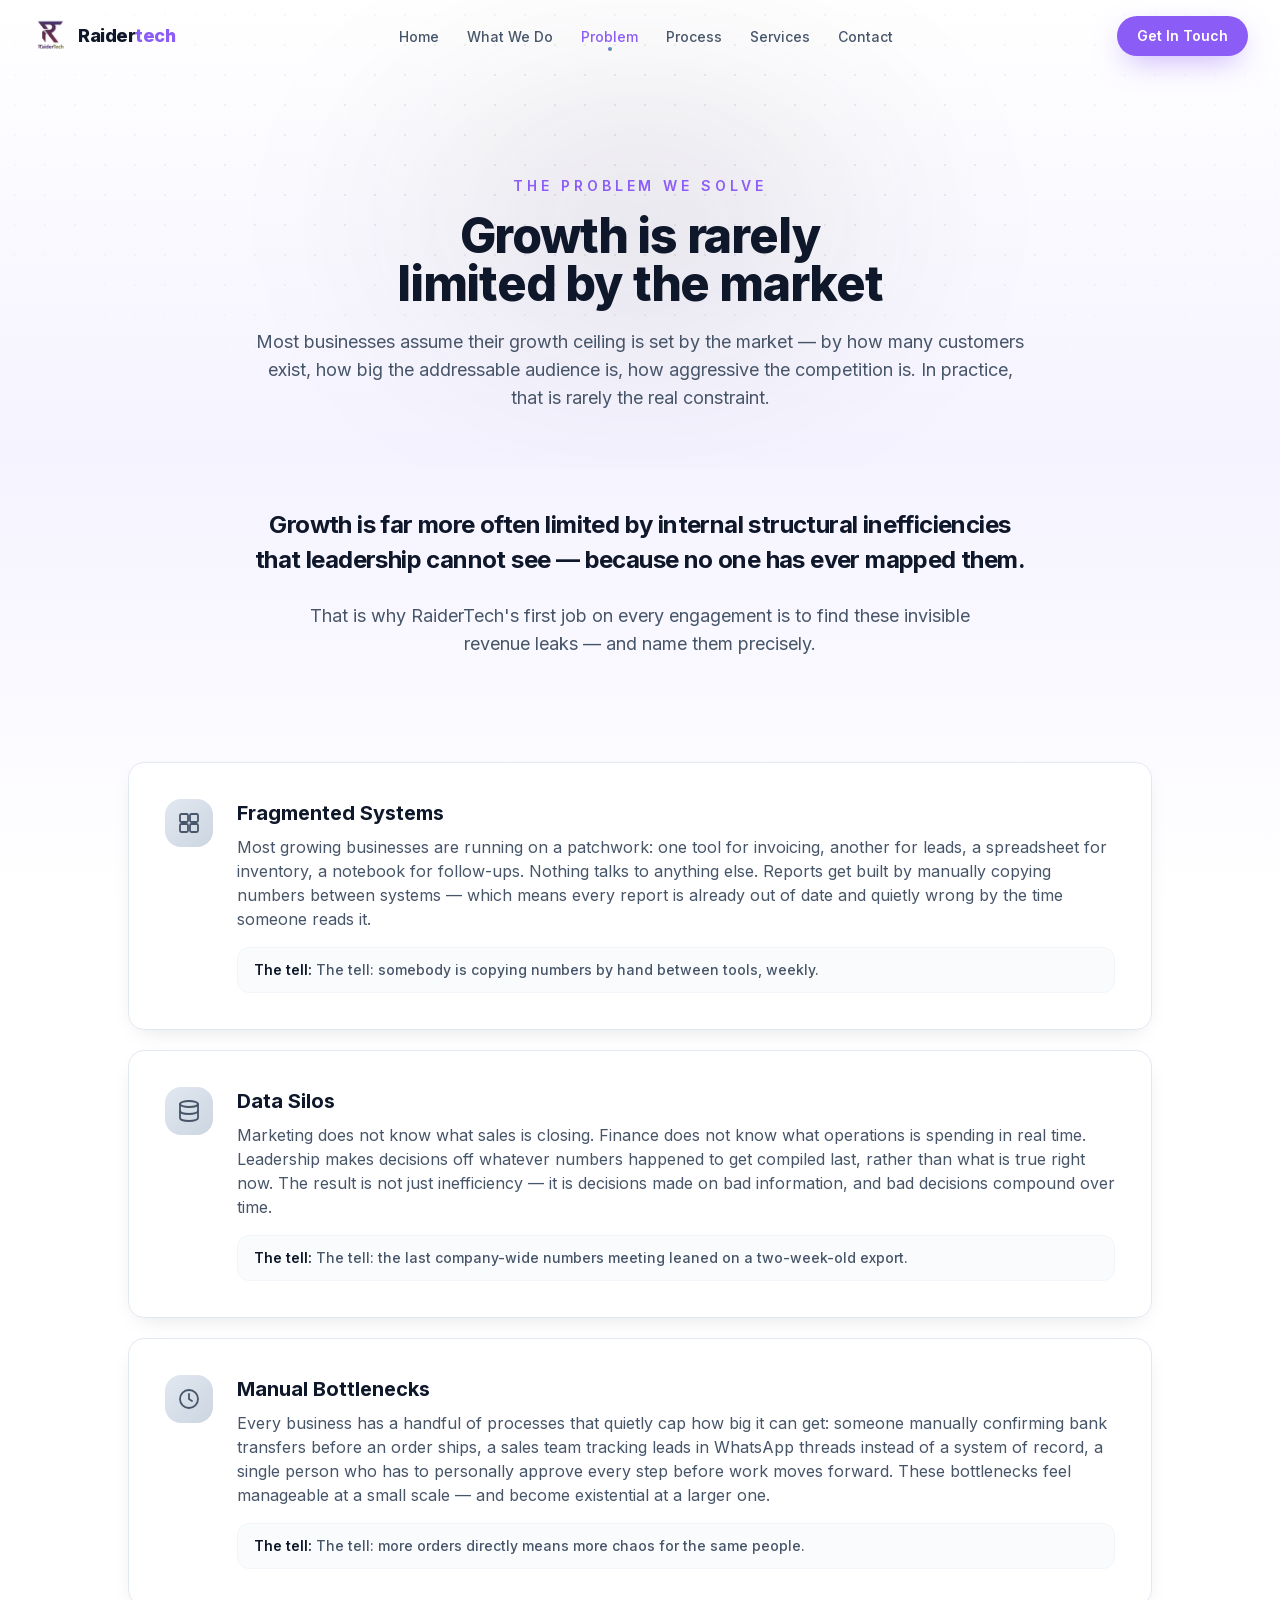
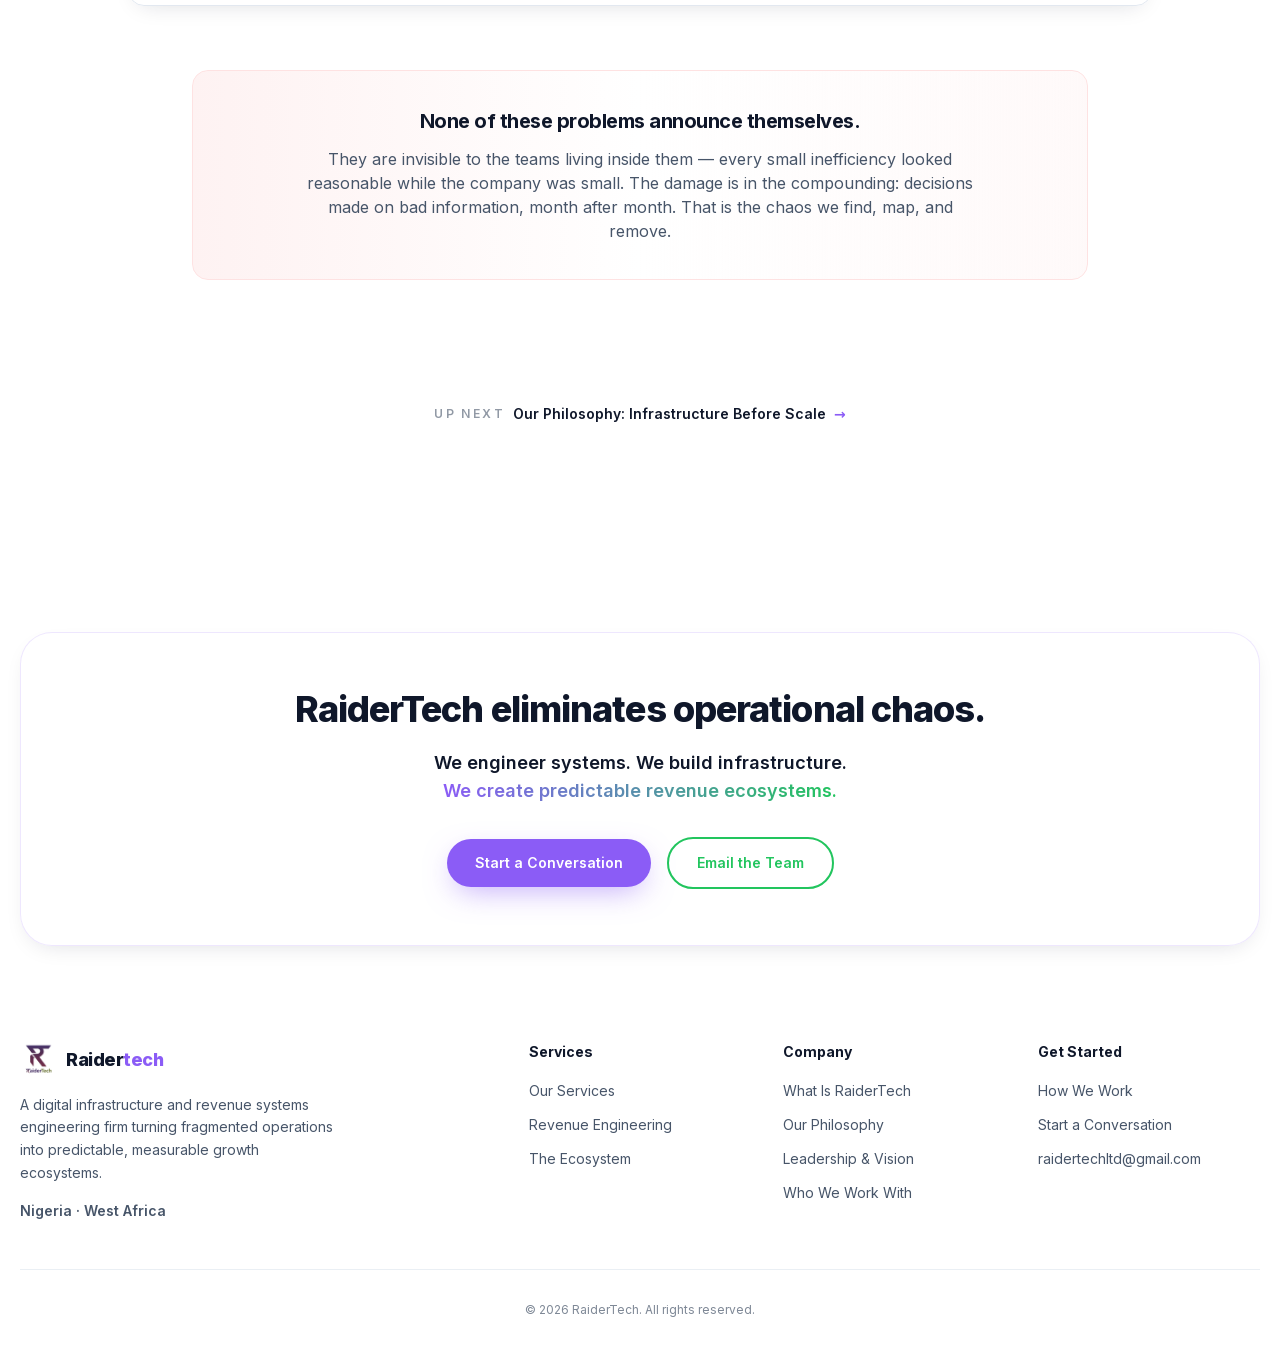
<file: problem/index.html>
<!DOCTYPE html><html lang="en"><head><meta charSet="utf-8"/><meta name="viewport" content="width=device-width, initial-scale=1"/><link rel="preload" as="image" href="/raidertech-logo.png" fetchPriority="high"/><link rel="stylesheet" href="/_next/static/css/caf0065f8ac56b6b.css" data-precedence="next"/><link rel="preload" as="script" fetchPriority="low" href="/_next/static/chunks/webpack-ec64973e623d889b.js"/><script src="/_next/static/chunks/fd9d1056-87da80e0c187477b.js" async=""></script><script src="/_next/static/chunks/117-35fdc185c37d673b.js" async=""></script><script src="/_next/static/chunks/main-app-04c021b0fac00ea1.js" async=""></script><script src="/_next/static/chunks/718-068026d59cd66a0b.js" async=""></script><script src="/_next/static/chunks/51-fa287bd055326840.js" async=""></script><script src="/_next/static/chunks/app/problem/page-d5f840b38d068c46.js" async=""></script><meta name="theme-color" content="#8B5CF6"/><title>The Problem We Solve — Growth Limited by Operational Chaos | RaiderTech</title><meta name="description" content="Growth is rarely limited by the market. Fragmented systems, data silos, and manual bottlenecks are the invisible revenue leaks that quietly cap how big a business can get."/><link rel="icon" href="/icon.png?f579bc81c4360bb5" type="image/png" sizes="512x512"/><script src="/_next/static/chunks/polyfills-42372ed130431b0a.js" noModule=""></script></head><body class="__variable_d8ebd1 font-sans antialiased"><header class="fixed inset-x-0 top-0 z-50 transition-all duration-300 bg-transparent backdrop-blur-0"><nav aria-label="Main" class="mx-auto flex h-16 max-w-7xl items-center justify-between px-5 sm:h-[72px] sm:px-8"><a class="group flex items-center gap-2.5" href="/"><img alt="RaiderTech logo" fetchPriority="high" width="40" height="40" decoding="async" data-nimg="1" class="h-9 w-9 object-contain transition-transform duration-300 group-hover:scale-110" style="color:transparent" src="/raidertech-logo.png"/><span class="text-lg font-extrabold tracking-tight text-ink">Raider<span class="text-primary">tech</span></span></a><ul class="hidden items-center gap-7 lg:flex"><li><a class="relative text-sm font-medium transition-colors duration-200 hover:text-primary text-body" href="/">Home</a></li><li><a class="relative text-sm font-medium transition-colors duration-200 hover:text-primary text-body" href="/what-we-do/">What We Do</a></li><li><a class="relative text-sm font-medium transition-colors duration-200 hover:text-primary text-primary" href="/problem/">Problem<span aria-hidden="true" class="absolute -bottom-1.5 left-1/2 h-1 w-1 -translate-x-1/2 rounded-full bg-gradient-to-r from-primary to-secondary"></span></a></li><li><a class="relative text-sm font-medium transition-colors duration-200 hover:text-primary text-body" href="/process/">Process</a></li><li><a class="relative text-sm font-medium transition-colors duration-200 hover:text-primary text-body" href="/services/">Services</a></li><li><a class="relative text-sm font-medium transition-colors duration-200 hover:text-primary text-body" href="/contact/">Contact</a></li></ul><div class="flex items-center gap-2"><a class="hidden rounded-full bg-primary px-5 py-2.5 text-sm font-semibold text-white shadow-glowPurple transition-all duration-300 hover:scale-105 hover:shadow-[0_0_30px_rgba(139,92,246,0.6)] lg:inline-flex" href="/contact/">Get In Touch</a><button type="button" aria-label="Open menu" aria-expanded="false" class="grid h-10 w-10 place-items-center rounded-xl border border-slate-200 bg-white/70 text-ink transition-colors hover:bg-white lg:hidden"><svg viewBox="0 0 24 24" fill="none" stroke="currentColor" stroke-width="2" stroke-linecap="round" class="h-5 w-5" aria-hidden="true"><path d="M4 6h16M4 12h16M4 18h16"></path></svg></button></div></nav><div class="overflow-hidden transition-all duration-300 lg:hidden max-h-0 opacity-0"><ul class="mx-5 mb-4 space-y-1 rounded-2xl border border-slate-200 bg-white/95 p-3 shadow-soft backdrop-blur-md"><li><a class="block rounded-xl px-4 py-3 text-sm font-medium transition-colors text-body hover:bg-primary-50 hover:text-primary" href="/">Home</a></li><li><a class="block rounded-xl px-4 py-3 text-sm font-medium transition-colors text-body hover:bg-primary-50 hover:text-primary" href="/what-we-do/">What We Do</a></li><li><a class="block rounded-xl px-4 py-3 text-sm font-medium transition-colors bg-primary-50 text-primary" href="/problem/">Problem</a></li><li><a class="block rounded-xl px-4 py-3 text-sm font-medium transition-colors text-body hover:bg-primary-50 hover:text-primary" href="/process/">Process</a></li><li><a class="block rounded-xl px-4 py-3 text-sm font-medium transition-colors text-body hover:bg-primary-50 hover:text-primary" href="/services/">Services</a></li><li><a class="block rounded-xl px-4 py-3 text-sm font-medium transition-colors text-body hover:bg-primary-50 hover:text-primary" href="/contact/">Contact</a></li><li class="pt-1"><a class="block rounded-full bg-primary px-5 py-3 text-center text-sm font-semibold text-white shadow-glowPurple" href="/contact/">Get In Touch</a></li></ul></div></header><main><section class="relative overflow-hidden px-5 pb-14 pt-36 text-center sm:pt-44"><div aria-hidden="true" class="pointer-events-none absolute left-1/2 top-10 -z-10 h-[360px] w-[640px] -translate-x-1/2 rounded-full opacity-60 blur-[100px]" style="background:radial-gradient(closest-side, rgba(43, 41, 48, 0.26), transparent)"></div><div aria-hidden="true" class="bg-dots mask-fade-dots pointer-events-none absolute inset-0 -z-10"></div><div class="mx-auto max-w-3xl"><div class="reveal  "><p class="text-xs font-semibold uppercase tracking-[0.28em] text-primary sm:text-sm">The Problem We Solve</p><h1 class="text-balance mt-4 text-4xl font-extrabold tracking-tight text-ink sm:text-5xl">Growth is rarely limited by the market</h1><p class="mt-5 text-base leading-relaxed text-body sm:text-lg">Most businesses assume their growth ceiling is set by the market — by how many customers exist, how big the addressable audience is, how aggressive the competition is. In practice, that is rarely the real constraint.</p></div></div></section><section class="relative px-5 py-10"><div class="mx-auto max-w-4xl"><div class="reveal  "><p class="text-balance text-center text-xl font-bold leading-[1.45] tracking-tight text-ink sm:text-2xl sm:leading-[1.45]">Growth is far more often limited by internal structural inefficiencies that leadership cannot see — because no one has ever mapped them.</p></div><div class="reveal  " style="transition-delay:100ms"><p class="mx-auto mt-6 max-w-2xl text-center text-base leading-relaxed text-body sm:text-lg">That is why RaiderTech&#x27;s first job on every engagement is to find these invisible revenue leaks — and name them precisely.</p></div></div></section><section class="relative px-5 py-12 sm:py-16"><div class="mx-auto max-w-5xl space-y-5"><div class="reveal  "><div class="rounded-2xl border border-slate-200 bg-white/80 p-7 shadow-soft backdrop-blur-sm sm:p-9"><div class="flex flex-col gap-6 sm:flex-row sm:items-start"><span class="grid h-12 w-12 shrink-0 place-items-center rounded-2xl bg-gradient-to-br from-slate-200 to-slate-300 text-slate-600"><svg viewBox="0 0 24 24" fill="none" stroke="currentColor" stroke-width="1.8" stroke-linecap="round" stroke-linejoin="round" class="h-6 w-6" aria-hidden="true"><rect x="3" y="3" width="8" height="8" rx="1.5"></rect><rect x="13" y="3" width="8" height="8" rx="1.5"></rect><rect x="3" y="13" width="8" height="8" rx="1.5"></rect><rect x="13" y="13" width="8" height="8" rx="1.5"></rect></svg></span><div><h2 class="text-xl font-bold text-ink">Fragmented Systems</h2><p class="mt-2 text-sm leading-relaxed text-body sm:text-base">Most growing businesses are running on a patchwork: one tool for invoicing, another for leads, a spreadsheet for inventory, a notebook for follow-ups. Nothing talks to anything else. Reports get built by manually copying numbers between systems — which means every report is already out of date and quietly wrong by the time someone reads it.</p><p class="mt-4 rounded-xl border border-slate-100 bg-slate-50/80 px-4 py-3 text-sm font-medium text-body"><span class="font-semibold text-ink">The tell: </span>The tell: somebody is copying numbers by hand between tools, weekly.</p></div></div></div></div><div class="reveal  " style="transition-delay:90ms"><div class="rounded-2xl border border-slate-200 bg-white/80 p-7 shadow-soft backdrop-blur-sm sm:p-9"><div class="flex flex-col gap-6 sm:flex-row sm:items-start"><span class="grid h-12 w-12 shrink-0 place-items-center rounded-2xl bg-gradient-to-br from-slate-200 to-slate-300 text-slate-600"><svg viewBox="0 0 24 24" fill="none" stroke="currentColor" stroke-width="1.8" stroke-linecap="round" stroke-linejoin="round" class="h-6 w-6" aria-hidden="true"><ellipse cx="12" cy="5" rx="9" ry="3"></ellipse><path d="M3 5v14c0 1.66 4 3 9 3s9-1.34 9-3V5"></path><path d="M3 12c0 1.66 4 3 9 3s9-1.34 9-3"></path></svg></span><div><h2 class="text-xl font-bold text-ink">Data Silos</h2><p class="mt-2 text-sm leading-relaxed text-body sm:text-base">Marketing does not know what sales is closing. Finance does not know what operations is spending in real time. Leadership makes decisions off whatever numbers happened to get compiled last, rather than what is true right now. The result is not just inefficiency — it is decisions made on bad information, and bad decisions compound over time.</p><p class="mt-4 rounded-xl border border-slate-100 bg-slate-50/80 px-4 py-3 text-sm font-medium text-body"><span class="font-semibold text-ink">The tell: </span>The tell: the last company-wide numbers meeting leaned on a two-week-old export.</p></div></div></div></div><div class="reveal  " style="transition-delay:180ms"><div class="rounded-2xl border border-slate-200 bg-white/80 p-7 shadow-soft backdrop-blur-sm sm:p-9"><div class="flex flex-col gap-6 sm:flex-row sm:items-start"><span class="grid h-12 w-12 shrink-0 place-items-center rounded-2xl bg-gradient-to-br from-slate-200 to-slate-300 text-slate-600"><svg viewBox="0 0 24 24" fill="none" stroke="currentColor" stroke-width="1.8" stroke-linecap="round" stroke-linejoin="round" class="h-6 w-6" aria-hidden="true"><circle cx="12" cy="12" r="9"></circle><path d="M12 7v5l3 2"></path></svg></span><div><h2 class="text-xl font-bold text-ink">Manual Bottlenecks</h2><p class="mt-2 text-sm leading-relaxed text-body sm:text-base">Every business has a handful of processes that quietly cap how big it can get: someone manually confirming bank transfers before an order ships, a sales team tracking leads in WhatsApp threads instead of a system of record, a single person who has to personally approve every step before work moves forward. These bottlenecks feel manageable at a small scale — and become existential at a larger one.</p><p class="mt-4 rounded-xl border border-slate-100 bg-slate-50/80 px-4 py-3 text-sm font-medium text-body"><span class="font-semibold text-ink">The tell: </span>The tell: more orders directly means more chaos for the same people.</p></div></div></div></div></div></section><section class="px-5 pb-20 sm:pb-24"><div class="mx-auto max-w-4xl"><div class="reveal  "><div class="rounded-2xl border border-red-100 bg-gradient-to-r from-red-50 via-white to-red-50/40 p-7 text-center sm:p-9"><p class="text-balance text-lg font-bold leading-[1.45] tracking-tight text-ink sm:text-xl">None of these problems announce themselves.</p><p class="mx-auto mt-3 max-w-2xl text-sm leading-relaxed text-body sm:text-base">They are invisible to the teams living inside them — every small inefficiency looked reasonable while the company was small. The damage is in the compounding: decisions made on bad information, month after month. That is the chaos we find, map, and remove.</p></div></div></div></section><div class="mx-auto px-5 pb-24 pt-6 text-center sm:pb-28"><div class="reveal  "><a class="group inline-flex items-center gap-2 text-sm font-semibold text-primary transition-colors hover:text-primary-600" href="/process/"><span class="text-xs uppercase tracking-[0.2em] text-body/60">Up next</span><span class="text-ink group-hover:underline">Our Philosophy: Infrastructure Before Scale</span><span aria-hidden="true" class="transition-transform duration-300 group-hover:translate-x-1">→</span></a></div></div></main><section class="relative scroll-mt-24 px-5 pt-20 sm:pt-24"><div class="reveal  "><div class="mx-auto max-w-7xl rounded-[2rem] border border-primary/15 bg-white/80 px-6 py-14 text-center shadow-soft backdrop-blur-sm sm:px-12"><h2 class="text-balance text-3xl font-extrabold tracking-tight text-ink sm:text-4xl">RaiderTech eliminates operational chaos.</h2><p class="mx-auto mt-5 max-w-xl text-base font-semibold leading-relaxed text-ink sm:text-lg">We engineer systems. We build infrastructure.<br/><span class="bg-gradient-to-r from-primary to-secondary bg-clip-text text-transparent">We create predictable revenue ecosystems.</span></p><div class="mt-8 flex flex-col items-center justify-center gap-4 sm:flex-row"><a class="btn-primary" href="/contact/">Start a Conversation</a><a href="mailto:hello@raidertech.app" class="btn-green">Email the Team</a></div></div></div></section><footer class="relative px-5 pb-10 pt-20 sm:pt-24"><div class="mx-auto max-w-7xl"><div class="grid grid-cols-2 gap-8 md:grid-cols-3 lg:grid-cols-5"><div class="col-span-2"><a class="group flex items-center gap-2.5" href="/"><img alt="RaiderTech logo" loading="lazy" width="40" height="40" decoding="async" data-nimg="1" class="h-9 w-9 object-contain transition-transform duration-300 group-hover:scale-110" style="color:transparent" src="/raidertech-logo.png"/><span class="text-lg font-extrabold tracking-tight text-ink">Raider<span class="text-primary">tech</span></span></a><p class="mt-4 max-w-xs text-sm leading-relaxed text-body">A digital infrastructure and revenue systems engineering firm turning fragmented operations into predictable, measurable growth ecosystems.</p><p class="mt-4 text-sm font-semibold text-body">Nigeria · West Africa</p></div><div><h3 class="text-sm font-bold text-ink">Services</h3><ul class="mt-4 space-y-2.5"><li><a class="text-sm text-body transition-colors hover:text-primary" href="/services/">Our Services</a></li><li><a class="text-sm text-body transition-colors hover:text-primary" href="/revenue/">Revenue Engineering</a></li><li><a class="text-sm text-body transition-colors hover:text-primary" href="/ecosystem/">The Ecosystem</a></li></ul></div><div><h3 class="text-sm font-bold text-ink">Company</h3><ul class="mt-4 space-y-2.5"><li><a class="text-sm text-body transition-colors hover:text-primary" href="/what-we-do/">What Is RaiderTech</a></li><li><a class="text-sm text-body transition-colors hover:text-primary" href="/process/">Our Philosophy</a></li><li><a class="text-sm text-body transition-colors hover:text-primary" href="/leadership/">Leadership &amp; Vision</a></li><li><a class="text-sm text-body transition-colors hover:text-primary" href="/clients/">Who We Work With</a></li></ul></div><div><h3 class="text-sm font-bold text-ink">Get Started</h3><ul class="mt-4 space-y-2.5"><li><a class="text-sm text-body transition-colors hover:text-primary" href="/how-we-work/">How We Work</a></li><li><a class="text-sm text-body transition-colors hover:text-primary" href="/contact/">Start a Conversation</a></li><li><a class="text-sm text-body transition-colors hover:text-primary" href="mailto:raidertechltd@gmail.com">raidertechltd@gmail.com</a></li></ul></div></div><p class="mt-12 border-t border-slate-200/70 pt-8 text-center text-xs text-body/70">© <!-- -->2026<!-- --> RaiderTech. All rights reserved.</p></div></footer><script src="/_next/static/chunks/webpack-ec64973e623d889b.js" async=""></script><script>(self.__next_f=self.__next_f||[]).push([0]);self.__next_f.push([2,null])</script><script>self.__next_f.push([1,"1:HL[\"/_next/static/css/caf0065f8ac56b6b.css\",\"style\"]\n"])</script><script>self.__next_f.push([1,"2:I[2846,[],\"\"]\n4:I[4727,[\"718\",\"static/chunks/718-068026d59cd66a0b.js\",\"51\",\"static/chunks/51-fa287bd055326840.js\",\"568\",\"static/chunks/app/problem/page-d5f840b38d068c46.js\"],\"default\"]\n5:I[24,[\"718\",\"static/chunks/718-068026d59cd66a0b.js\",\"51\",\"static/chunks/51-fa287bd055326840.js\",\"568\",\"static/chunks/app/problem/page-d5f840b38d068c46.js\"],\"default\"]\n6:I[2972,[\"718\",\"static/chunks/718-068026d59cd66a0b.js\",\"51\",\"static/chunks/51-fa287bd055326840.js\",\"568\",\"static/chunks/app/problem/page-d5f840b38d068c46.js\"],\"\"]\n7:I[5878,[\"718\",\"static/chunks/718-068026d59cd66a0b.js\",\"51\",\"static/chunks/51-fa287bd055326840.js\",\"568\",\"static/chunks/app/problem/page-d5f840b38d068c46.js\"],\"Image\"]\n8:I[4707,[],\"\"]\n9:I[6423,[],\"\"]\nb:I[1060,[],\"\"]\nc:[]\n"])</script><script>self.__next_f.push([1,"0:[\"$\",\"$L2\",null,{\"buildId\":\"zVH44bvYmbKiQSHw4cwv1\",\"assetPrefix\":\"\",\"urlParts\":[\"\",\"problem\",\"\"],\"initialTree\":[\"\",{\"children\":[\"problem\",{\"children\":[\"__PAGE__\",{}]}]},\"$undefined\",\"$undefined\",true],\"initialSeedData\":[\"\",{\"children\":[\"problem\",{\"children\":[\"__PAGE__\",{},[[\"$L3\",[[\"$\",\"$L4\",null,{}],[\"$\",\"main\",null,{\"children\":[[\"$\",\"section\",null,{\"className\":\"relative overflow-hidden px-5 pb-14 pt-36 text-center sm:pt-44\",\"children\":[[\"$\",\"div\",null,{\"aria-hidden\":\"true\",\"className\":\"pointer-events-none absolute left-1/2 top-10 -z-10 h-[360px] w-[640px] -translate-x-1/2 rounded-full opacity-60 blur-[100px]\",\"style\":{\"background\":\"radial-gradient(closest-side, rgba(43, 41, 48, 0.26), transparent)\"}}],[\"$\",\"div\",null,{\"aria-hidden\":\"true\",\"className\":\"bg-dots mask-fade-dots pointer-events-none absolute inset-0 -z-10\"}],[\"$\",\"div\",null,{\"className\":\"mx-auto max-w-3xl\",\"children\":[\"$\",\"$L5\",null,{\"children\":[[\"$\",\"p\",null,{\"className\":\"text-xs font-semibold uppercase tracking-[0.28em] text-primary sm:text-sm\",\"children\":\"The Problem We Solve\"}],[\"$\",\"h1\",null,{\"className\":\"text-balance mt-4 text-4xl font-extrabold tracking-tight text-ink sm:text-5xl\",\"children\":\"Growth is rarely limited by the market\"}],[\"$\",\"p\",null,{\"className\":\"mt-5 text-base leading-relaxed text-body sm:text-lg\",\"children\":\"Most businesses assume their growth ceiling is set by the market — by how many customers exist, how big the addressable audience is, how aggressive the competition is. In practice, that is rarely the real constraint.\"}]]}]}]]}],[\"$\",\"section\",null,{\"className\":\"relative px-5 py-10\",\"children\":[\"$\",\"div\",null,{\"className\":\"mx-auto max-w-4xl\",\"children\":[[\"$\",\"$L5\",null,{\"children\":[\"$\",\"p\",null,{\"className\":\"text-balance text-center text-xl font-bold leading-[1.45] tracking-tight text-ink sm:text-2xl sm:leading-[1.45]\",\"children\":\"Growth is far more often limited by internal structural inefficiencies that leadership cannot see — because no one has ever mapped them.\"}]}],[\"$\",\"$L5\",null,{\"delay\":100,\"children\":[\"$\",\"p\",null,{\"className\":\"mx-auto mt-6 max-w-2xl text-center text-base leading-relaxed text-body sm:text-lg\",\"children\":\"That is why RaiderTech's first job on every engagement is to find these invisible revenue leaks — and name them precisely.\"}]}]]}]}],[\"$\",\"section\",null,{\"className\":\"relative px-5 py-12 sm:py-16\",\"children\":[\"$\",\"div\",null,{\"className\":\"mx-auto max-w-5xl space-y-5\",\"children\":[[\"$\",\"$L5\",\"Fragmented Systems\",{\"delay\":0,\"children\":[\"$\",\"div\",null,{\"className\":\"rounded-2xl border border-slate-200 bg-white/80 p-7 shadow-soft backdrop-blur-sm sm:p-9\",\"children\":[\"$\",\"div\",null,{\"className\":\"flex flex-col gap-6 sm:flex-row sm:items-start\",\"children\":[[\"$\",\"span\",null,{\"className\":\"grid h-12 w-12 shrink-0 place-items-center rounded-2xl bg-gradient-to-br from-slate-200 to-slate-300 text-slate-600\",\"children\":[\"$\",\"svg\",null,{\"viewBox\":\"0 0 24 24\",\"fill\":\"none\",\"stroke\":\"currentColor\",\"strokeWidth\":\"1.8\",\"strokeLinecap\":\"round\",\"strokeLinejoin\":\"round\",\"className\":\"h-6 w-6\",\"aria-hidden\":\"true\",\"children\":[[\"$\",\"rect\",null,{\"x\":\"3\",\"y\":\"3\",\"width\":\"8\",\"height\":\"8\",\"rx\":\"1.5\"}],[\"$\",\"rect\",null,{\"x\":\"13\",\"y\":\"3\",\"width\":\"8\",\"height\":\"8\",\"rx\":\"1.5\"}],[\"$\",\"rect\",null,{\"x\":\"3\",\"y\":\"13\",\"width\":\"8\",\"height\":\"8\",\"rx\":\"1.5\"}],[\"$\",\"rect\",null,{\"x\":\"13\",\"y\":\"13\",\"width\":\"8\",\"height\":\"8\",\"rx\":\"1.5\"}]]}]}],[\"$\",\"div\",null,{\"children\":[[\"$\",\"h2\",null,{\"className\":\"text-xl font-bold text-ink\",\"children\":\"Fragmented Systems\"}],[\"$\",\"p\",null,{\"className\":\"mt-2 text-sm leading-relaxed text-body sm:text-base\",\"children\":\"Most growing businesses are running on a patchwork: one tool for invoicing, another for leads, a spreadsheet for inventory, a notebook for follow-ups. Nothing talks to anything else. Reports get built by manually copying numbers between systems — which means every report is already out of date and quietly wrong by the time someone reads it.\"}],[\"$\",\"p\",null,{\"className\":\"mt-4 rounded-xl border border-slate-100 bg-slate-50/80 px-4 py-3 text-sm font-medium text-body\",\"children\":[[\"$\",\"span\",null,{\"className\":\"font-semibold text-ink\",\"children\":\"The tell: \"}],\"The tell: somebody is copying numbers by hand between tools, weekly.\"]}]]}]]}]}]}],[\"$\",\"$L5\",\"Data Silos\",{\"delay\":90,\"children\":[\"$\",\"div\",null,{\"className\":\"rounded-2xl border border-slate-200 bg-white/80 p-7 shadow-soft backdrop-blur-sm sm:p-9\",\"children\":[\"$\",\"div\",null,{\"className\":\"flex flex-col gap-6 sm:flex-row sm:items-start\",\"children\":[[\"$\",\"span\",null,{\"className\":\"grid h-12 w-12 shrink-0 place-items-center rounded-2xl bg-gradient-to-br from-slate-200 to-slate-300 text-slate-600\",\"children\":[\"$\",\"svg\",null,{\"viewBox\":\"0 0 24 24\",\"fill\":\"none\",\"stroke\":\"currentColor\",\"strokeWidth\":\"1.8\",\"strokeLinecap\":\"round\",\"strokeLinejoin\":\"round\",\"className\":\"h-6 w-6\",\"aria-hidden\":\"true\",\"children\":[[\"$\",\"ellipse\",null,{\"cx\":\"12\",\"cy\":\"5\",\"rx\":\"9\",\"ry\":\"3\"}],[\"$\",\"path\",null,{\"d\":\"M3 5v14c0 1.66 4 3 9 3s9-1.34 9-3V5\"}],[\"$\",\"path\",null,{\"d\":\"M3 12c0 1.66 4 3 9 3s9-1.34 9-3\"}]]}]}],[\"$\",\"div\",null,{\"children\":[[\"$\",\"h2\",null,{\"className\":\"text-xl font-bold text-ink\",\"children\":\"Data Silos\"}],[\"$\",\"p\",null,{\"className\":\"mt-2 text-sm leading-relaxed text-body sm:text-base\",\"children\":\"Marketing does not know what sales is closing. Finance does not know what operations is spending in real time. Leadership makes decisions off whatever numbers happened to get compiled last, rather than what is true right now. The result is not just inefficiency — it is decisions made on bad information, and bad decisions compound over time.\"}],[\"$\",\"p\",null,{\"className\":\"mt-4 rounded-xl border border-slate-100 bg-slate-50/80 px-4 py-3 text-sm font-medium text-body\",\"children\":[[\"$\",\"span\",null,{\"className\":\"font-semibold text-ink\",\"children\":\"The tell: \"}],\"The tell: the last company-wide numbers meeting leaned on a two-week-old export.\"]}]]}]]}]}]}],[\"$\",\"$L5\",\"Manual Bottlenecks\",{\"delay\":180,\"children\":[\"$\",\"div\",null,{\"className\":\"rounded-2xl border border-slate-200 bg-white/80 p-7 shadow-soft backdrop-blur-sm sm:p-9\",\"children\":[\"$\",\"div\",null,{\"className\":\"flex flex-col gap-6 sm:flex-row sm:items-start\",\"children\":[[\"$\",\"span\",null,{\"className\":\"grid h-12 w-12 shrink-0 place-items-center rounded-2xl bg-gradient-to-br from-slate-200 to-slate-300 text-slate-600\",\"children\":[\"$\",\"svg\",null,{\"viewBox\":\"0 0 24 24\",\"fill\":\"none\",\"stroke\":\"currentColor\",\"strokeWidth\":\"1.8\",\"strokeLinecap\":\"round\",\"strokeLinejoin\":\"round\",\"className\":\"h-6 w-6\",\"aria-hidden\":\"true\",\"children\":[[\"$\",\"circle\",null,{\"cx\":\"12\",\"cy\":\"12\",\"r\":\"9\"}],[\"$\",\"path\",null,{\"d\":\"M12 7v5l3 2\"}]]}]}],[\"$\",\"div\",null,{\"children\":[[\"$\",\"h2\",null,{\"className\":\"text-xl font-bold text-ink\",\"children\":\"Manual Bottlenecks\"}],[\"$\",\"p\",null,{\"className\":\"mt-2 text-sm leading-relaxed text-body sm:text-base\",\"children\":\"Every business has a handful of processes that quietly cap how big it can get: someone manually confirming bank transfers before an order ships, a sales team tracking leads in WhatsApp threads instead of a system of record, a single person who has to personally approve every step before work moves forward. These bottlenecks feel manageable at a small scale — and become existential at a larger one.\"}],[\"$\",\"p\",null,{\"className\":\"mt-4 rounded-xl border border-slate-100 bg-slate-50/80 px-4 py-3 text-sm font-medium text-body\",\"children\":[[\"$\",\"span\",null,{\"className\":\"font-semibold text-ink\",\"children\":\"The tell: \"}],\"The tell: more orders directly means more chaos for the same people.\"]}]]}]]}]}]}]]}]}],[\"$\",\"section\",null,{\"className\":\"px-5 pb-20 sm:pb-24\",\"children\":[\"$\",\"div\",null,{\"className\":\"mx-auto max-w-4xl\",\"children\":[\"$\",\"$L5\",null,{\"children\":[\"$\",\"div\",null,{\"className\":\"rounded-2xl border border-red-100 bg-gradient-to-r from-red-50 via-white to-red-50/40 p-7 text-center sm:p-9\",\"children\":[[\"$\",\"p\",null,{\"className\":\"text-balance text-lg font-bold leading-[1.45] tracking-tight text-ink sm:text-xl\",\"children\":\"None of these problems announce themselves.\"}],[\"$\",\"p\",null,{\"className\":\"mx-auto mt-3 max-w-2xl text-sm leading-relaxed text-body sm:text-base\",\"children\":\"They are invisible to the teams living inside them — every small inefficiency looked reasonable while the company was small. The damage is in the compounding: decisions made on bad information, month after month. That is the chaos we find, map, and remove.\"}]]}]}]}]}],[\"$\",\"div\",null,{\"className\":\"mx-auto px-5 pb-24 pt-6 text-center sm:pb-28\",\"children\":[\"$\",\"$L5\",null,{\"children\":[\"$\",\"$L6\",null,{\"href\":\"/process\",\"className\":\"group inline-flex items-center gap-2 text-sm font-semibold text-primary transition-colors hover:text-primary-600\",\"children\":[[\"$\",\"span\",null,{\"className\":\"text-xs uppercase tracking-[0.2em] text-body/60\",\"children\":\"Up next\"}],[\"$\",\"span\",null,{\"className\":\"text-ink group-hover:underline\",\"children\":\"Our Philosophy: Infrastructure Before Scale\"}],[\"$\",\"span\",null,{\"aria-hidden\":\"true\",\"className\":\"transition-transform duration-300 group-hover:translate-x-1\",\"children\":\"→\"}]]}]}]}]]}],[\"$\",\"section\",null,{\"className\":\"relative scroll-mt-24 px-5 pt-20 sm:pt-24\",\"children\":[\"$\",\"$L5\",null,{\"children\":[\"$\",\"div\",null,{\"className\":\"mx-auto max-w-7xl rounded-[2rem] border border-primary/15 bg-white/80 px-6 py-14 text-center shadow-soft backdrop-blur-sm sm:px-12\",\"children\":[[\"$\",\"h2\",null,{\"className\":\"text-balance text-3xl font-extrabold tracking-tight text-ink sm:text-4xl\",\"children\":\"RaiderTech eliminates operational chaos.\"}],[\"$\",\"p\",null,{\"className\":\"mx-auto mt-5 max-w-xl text-base font-semibold leading-relaxed text-ink sm:text-lg\",\"children\":[\"We engineer systems. We build infrastructure.\",[\"$\",\"br\",null,{}],[\"$\",\"span\",null,{\"className\":\"bg-gradient-to-r from-primary to-secondary bg-clip-text text-transparent\",\"children\":\"We create predictable revenue ecosystems.\"}]]}],[\"$\",\"div\",null,{\"className\":\"mt-8 flex flex-col items-center justify-center gap-4 sm:flex-row\",\"children\":[[\"$\",\"$L6\",null,{\"href\":\"/contact\",\"className\":\"btn-primary\",\"children\":\"Start a Conversation\"}],[\"$\",\"a\",null,{\"href\":\"mailto:hello@raidertech.app\",\"className\":\"btn-green\",\"children\":\"Email the Team\"}]]}]]}]}]}],[\"$\",\"footer\",null,{\"className\":\"relative px-5 pb-10 pt-20 sm:pt-24\",\"children\":[\"$\",\"div\",null,{\"className\":\"mx-auto max-w-7xl\",\"children\":[[\"$\",\"div\",null,{\"className\":\"grid grid-cols-2 gap-8 md:grid-cols-3 lg:grid-cols-5\",\"children\":[[\"$\",\"div\",null,{\"className\":\"col-span-2\",\"children\":[[\"$\",\"$L6\",null,{\"href\":\"/\",\"className\":\"group flex items-center gap-2.5\",\"children\":[[\"$\",\"$L7\",null,{\"src\":\"/raidertech-logo.png\",\"alt\":\"RaiderTech logo\",\"width\":40,\"height\":40,\"className\":\"h-9 w-9 object-contain transition-transform duration-300 group-hover:scale-110\"}],[\"$\",\"span\",null,{\"className\":\"text-lg font-extrabold tracking-tight text-ink\",\"children\":[\"Raider\",[\"$\",\"span\",null,{\"className\":\"text-primary\",\"children\":\"tech\"}]]}]]}],[\"$\",\"p\",null,{\"className\":\"mt-4 max-w-xs text-sm leading-relaxed text-body\",\"children\":\"A digital infrastructure and revenue systems engineering firm turning fragmented operations into predictable, measurable growth ecosystems.\"}],[\"$\",\"p\",null,{\"className\":\"mt-4 text-sm font-semibold text-body\",\"children\":\"Nigeria · West Africa\"}]]}],[[\"$\",\"div\",\"Services\",{\"children\":[[\"$\",\"h3\",null,{\"className\":\"text-sm font-bold text-ink\",\"children\":\"Services\"}],[\"$\",\"ul\",null,{\"className\":\"mt-4 space-y-2.5\",\"children\":[[\"$\",\"li\",\"Our Services\",{\"children\":[\"$\",\"$L6\",null,{\"href\":\"/services\",\"className\":\"text-sm text-body transition-colors hover:text-primary\",\"children\":\"Our Services\"}]}],[\"$\",\"li\",\"Revenue Engineering\",{\"children\":[\"$\",\"$L6\",null,{\"href\":\"/revenue\",\"className\":\"text-sm text-body transition-colors hover:text-primary\",\"children\":\"Revenue Engineering\"}]}],[\"$\",\"li\",\"The Ecosystem\",{\"children\":[\"$\",\"$L6\",null,{\"href\":\"/ecosystem\",\"className\":\"text-sm text-body transition-colors hover:text-primary\",\"children\":\"The Ecosystem\"}]}]]}]]}],[\"$\",\"div\",\"Company\",{\"children\":[[\"$\",\"h3\",null,{\"className\":\"text-sm font-bold text-ink\",\"children\":\"Company\"}],[\"$\",\"ul\",null,{\"className\":\"mt-4 space-y-2.5\",\"children\":[[\"$\",\"li\",\"What Is RaiderTech\",{\"children\":[\"$\",\"$L6\",null,{\"href\":\"/what-we-do\",\"className\":\"text-sm text-body transition-colors hover:text-primary\",\"children\":\"What Is RaiderTech\"}]}],[\"$\",\"li\",\"Our Philosophy\",{\"children\":[\"$\",\"$L6\",null,{\"href\":\"/process\",\"className\":\"text-sm text-body transition-colors hover:text-primary\",\"children\":\"Our Philosophy\"}]}],[\"$\",\"li\",\"Leadership \u0026 Vision\",{\"children\":[\"$\",\"$L6\",null,{\"href\":\"/leadership\",\"className\":\"text-sm text-body transition-colors hover:text-primary\",\"children\":\"Leadership \u0026 Vision\"}]}],[\"$\",\"li\",\"Who We Work With\",{\"children\":[\"$\",\"$L6\",null,{\"href\":\"/clients\",\"className\":\"text-sm text-body transition-colors hover:text-primary\",\"children\":\"Who We Work With\"}]}]]}]]}],[\"$\",\"div\",\"Get Started\",{\"children\":[[\"$\",\"h3\",null,{\"className\":\"text-sm font-bold text-ink\",\"children\":\"Get Started\"}],[\"$\",\"ul\",null,{\"className\":\"mt-4 space-y-2.5\",\"children\":[[\"$\",\"li\",\"How We Work\",{\"children\":[\"$\",\"$L6\",null,{\"href\":\"/how-we-work\",\"className\":\"text-sm text-body transition-colors hover:text-primary\",\"children\":\"How We Work\"}]}],[\"$\",\"li\",\"Start a Conversation\",{\"children\":[\"$\",\"$L6\",null,{\"href\":\"/contact\",\"className\":\"text-sm text-body transition-colors hover:text-primary\",\"children\":\"Start a Conversation\"}]}],[\"$\",\"li\",\"raidertechltd@gmail.com\",{\"children\":[\"$\",\"$L6\",null,{\"href\":\"mailto:raidertechltd@gmail.com\",\"className\":\"text-sm text-body transition-colors hover:text-primary\",\"children\":\"raidertechltd@gmail.com\"}]}]]}]]}]]]}],[\"$\",\"p\",null,{\"className\":\"mt-12 border-t border-slate-200/70 pt-8 text-center text-xs text-body/70\",\"children\":[\"© \",2026,\" RaiderTech. All rights reserved.\"]}]]}]}]],null],null],null]},[null,[\"$\",\"$L8\",null,{\"parallelRouterKey\":\"children\",\"segmentPath\":[\"children\",\"problem\",\"children\"],\"error\":\"$undefined\",\"errorStyles\":\"$undefined\",\"errorScripts\":\"$undefined\",\"template\":[\"$\",\"$L9\",null,{}],\"templateStyles\":\"$undefined\",\"templateScripts\":\"$undefined\",\"notFound\":\"$undefined\",\"notFoundStyles\":\"$undefined\"}]],null]},[[[[\"$\",\"link\",\"0\",{\"rel\":\"stylesheet\",\"href\":\"/_next/static/css/caf0065f8ac56b6b.css\",\"precedence\":\"next\",\"crossOrigin\":\"$undefined\"}]],[\"$\",\"html\",null,{\"lang\":\"en\",\"children\":[\"$\",\"body\",null,{\"className\":\"__variable_d8ebd1 font-sans antialiased\",\"children\":[\"$\",\"$L8\",null,{\"parallelRouterKey\":\"children\",\"segmentPath\":[\"children\"],\"error\":\"$undefined\",\"errorStyles\":\"$undefined\",\"errorScripts\":\"$undefined\",\"template\":[\"$\",\"$L9\",null,{}],\"templateStyles\":\"$undefined\",\"templateScripts\":\"$undefined\",\"notFound\":[[\"$\",\"title\",null,{\"children\":\"404: This page could not be found.\"}],[\"$\",\"div\",null,{\"style\":{\"fontFamily\":\"system-ui,\\\"Segoe UI\\\",Roboto,Helvetica,Arial,sans-serif,\\\"Apple Color Emoji\\\",\\\"Segoe UI Emoji\\\"\",\"height\":\"100vh\",\"textAlign\":\"center\",\"display\":\"flex\",\"flexDirection\":\"column\",\"alignItems\":\"center\",\"justifyContent\":\"center\"},\"children\":[\"$\",\"div\",null,{\"children\":[[\"$\",\"style\",null,{\"dangerouslySetInnerHTML\":{\"__html\":\"body{color:#000;background:#fff;margin:0}.next-error-h1{border-right:1px solid rgba(0,0,0,.3)}@media (prefers-color-scheme:dark){body{color:#fff;background:#000}.next-error-h1{border-right:1px solid rgba(255,255,255,.3)}}\"}}],[\"$\",\"h1\",null,{\"className\":\"next-error-h1\",\"style\":{\"display\":\"inline-block\",\"margin\":\"0 20px 0 0\",\"padding\":\"0 23px 0 0\",\"fontSize\":24,\"fontWeight\":500,\"verticalAlign\":\"top\",\"lineHeight\":\"49px\"},\"children\":\"404\"}],[\"$\",\"div\",null,{\"style\":{\"display\":\"inline-block\"},\"children\":[\"$\",\"h2\",null,{\"style\":{\"fontSize\":14,\"fontWeight\":400,\"lineHeight\":\"49px\",\"margin\":0},\"children\":\"This page could not be found.\"}]}]]}]}]],\"notFoundStyles\":[]}]}]}]],null],null],\"couldBeIntercepted\":false,\"initialHead\":[null,\"$La\"],\"globalErrorComponent\":\"$b\",\"missingSlots\":\"$Wc\"}]\n"])</script><script>self.__next_f.push([1,"a:[[\"$\",\"meta\",\"0\",{\"name\":\"viewport\",\"content\":\"width=device-width, initial-scale=1\"}],[\"$\",\"meta\",\"1\",{\"name\":\"theme-color\",\"content\":\"#8B5CF6\"}],[\"$\",\"meta\",\"2\",{\"charSet\":\"utf-8\"}],[\"$\",\"title\",\"3\",{\"children\":\"The Problem We Solve — Growth Limited by Operational Chaos | RaiderTech\"}],[\"$\",\"meta\",\"4\",{\"name\":\"description\",\"content\":\"Growth is rarely limited by the market. Fragmented systems, data silos, and manual bottlenecks are the invisible revenue leaks that quietly cap how big a business can get.\"}],[\"$\",\"link\",\"5\",{\"rel\":\"icon\",\"href\":\"/icon.png?f579bc81c4360bb5\",\"type\":\"image/png\",\"sizes\":\"512x512\"}]]\n3:null\n"])</script></body></html>
</file>
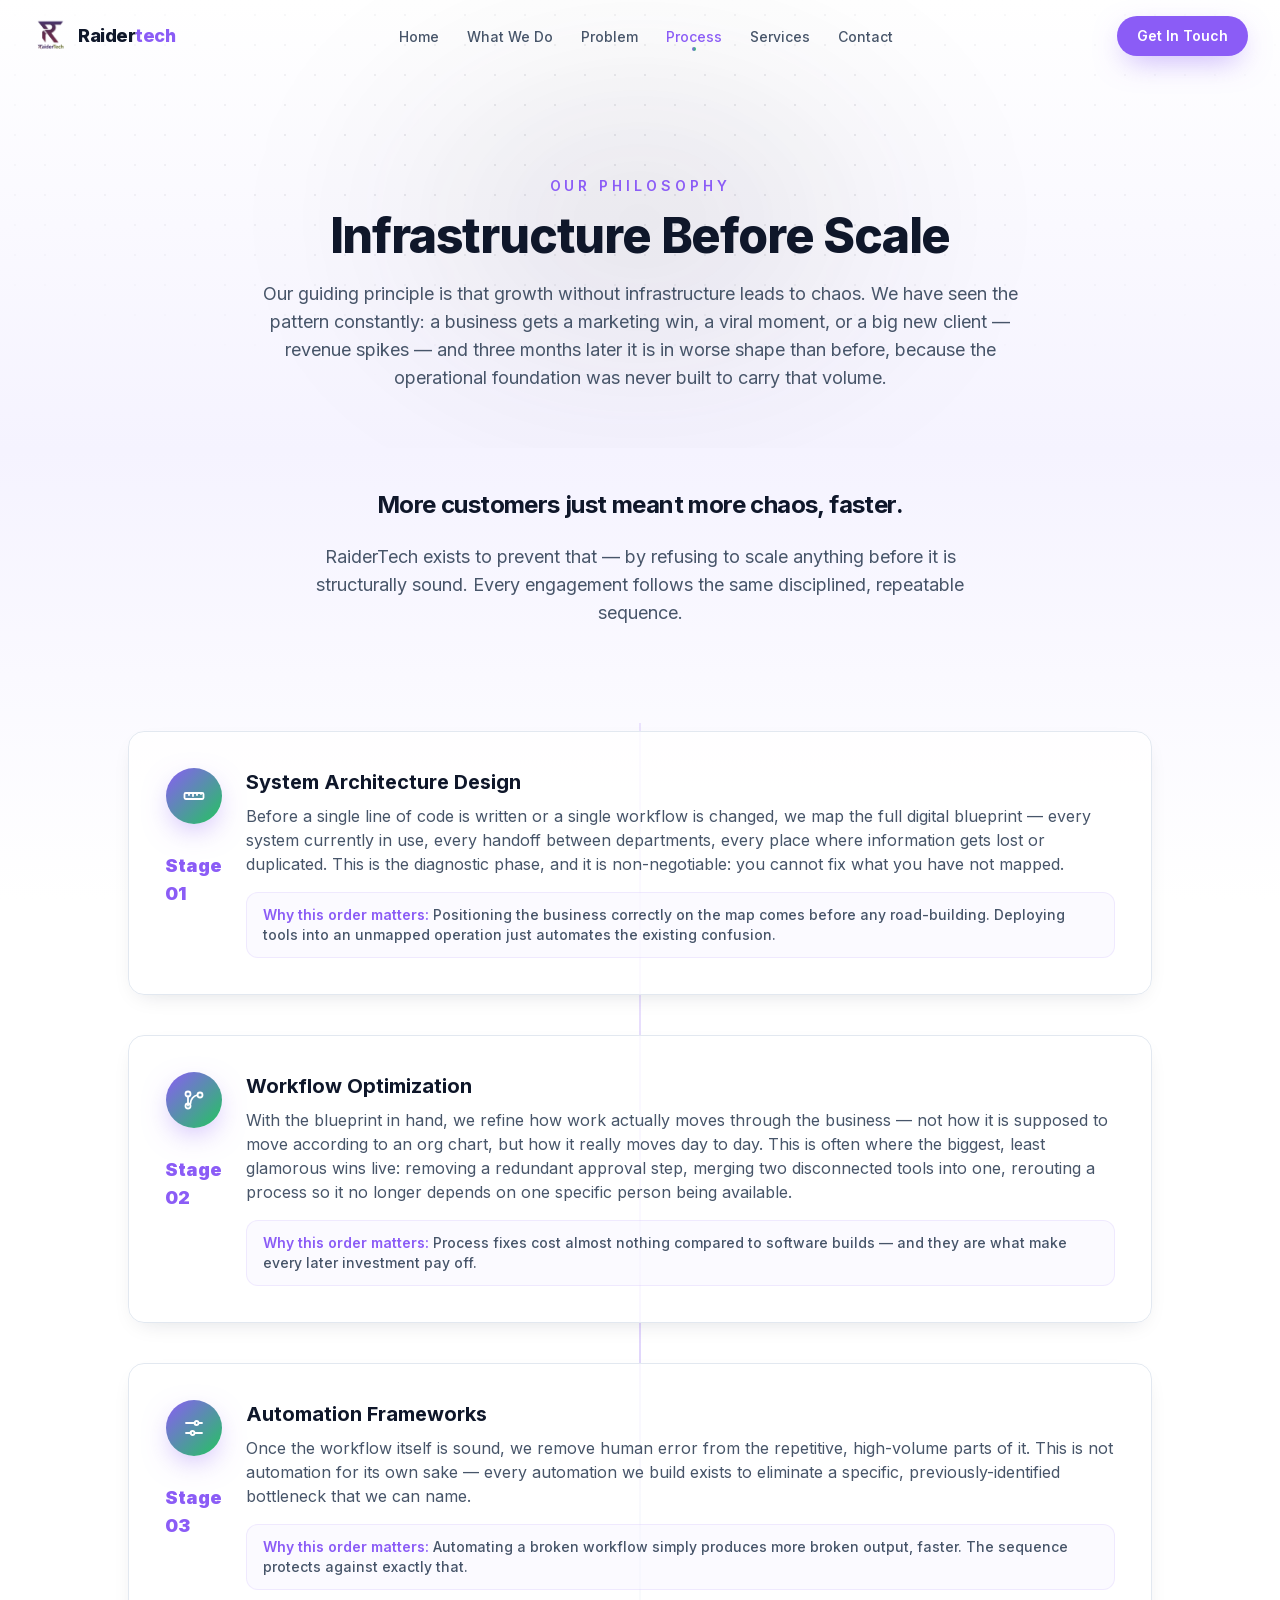
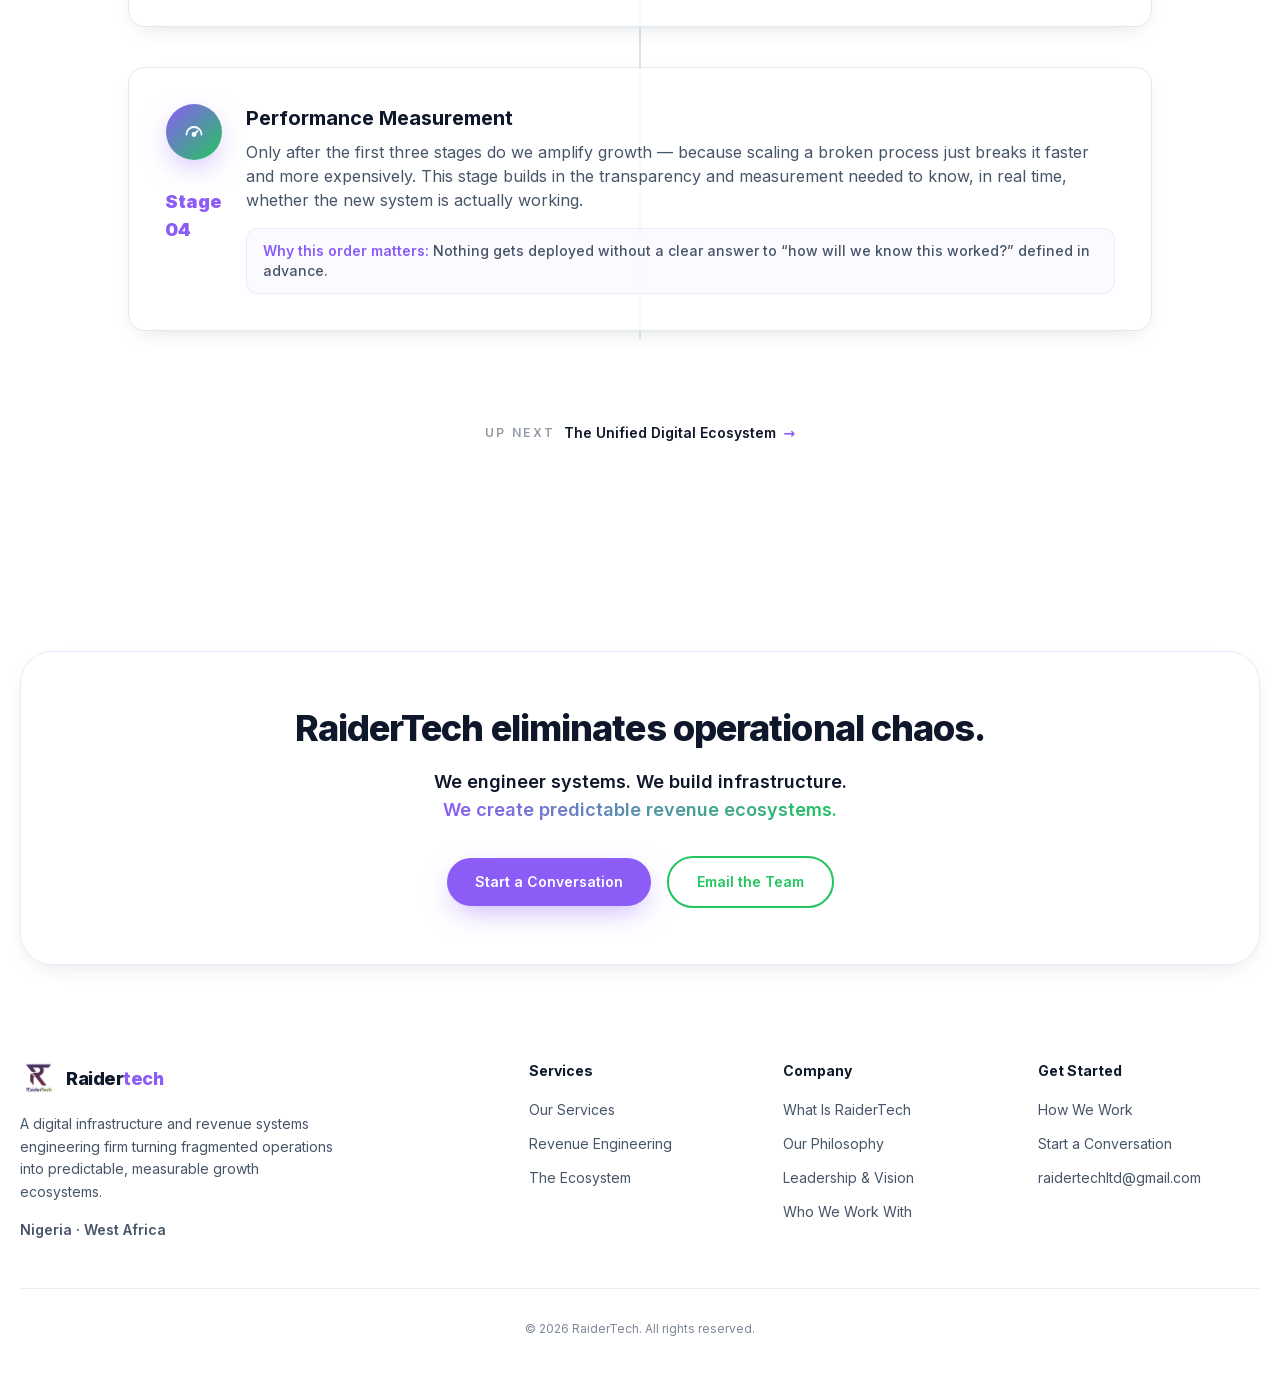
<file: process/index.html>
<!DOCTYPE html><html lang="en"><head><meta charSet="utf-8"/><meta name="viewport" content="width=device-width, initial-scale=1"/><link rel="preload" as="image" href="/raidertech-logo.png" fetchPriority="high"/><link rel="stylesheet" href="/_next/static/css/caf0065f8ac56b6b.css" data-precedence="next"/><link rel="preload" as="script" fetchPriority="low" href="/_next/static/chunks/webpack-ec64973e623d889b.js"/><script src="/_next/static/chunks/fd9d1056-87da80e0c187477b.js" async=""></script><script src="/_next/static/chunks/117-35fdc185c37d673b.js" async=""></script><script src="/_next/static/chunks/main-app-04c021b0fac00ea1.js" async=""></script><script src="/_next/static/chunks/718-068026d59cd66a0b.js" async=""></script><script src="/_next/static/chunks/51-fa287bd055326840.js" async=""></script><script src="/_next/static/chunks/app/process/page-4f3556fe8c5a48e1.js" async=""></script><meta name="theme-color" content="#8B5CF6"/><title>Our Philosophy — Infrastructure Before Scale | RaiderTech</title><meta name="description" content="Growth without infrastructure leads to chaos. RaiderTech refuses to scale anything before it is structurally sound — following a four-stage sequence on every engagement."/><link rel="icon" href="/icon.png?f579bc81c4360bb5" type="image/png" sizes="512x512"/><script src="/_next/static/chunks/polyfills-42372ed130431b0a.js" noModule=""></script></head><body class="__variable_d8ebd1 font-sans antialiased"><header class="fixed inset-x-0 top-0 z-50 transition-all duration-300 bg-transparent backdrop-blur-0"><nav aria-label="Main" class="mx-auto flex h-16 max-w-7xl items-center justify-between px-5 sm:h-[72px] sm:px-8"><a class="group flex items-center gap-2.5" href="/"><img alt="RaiderTech logo" fetchPriority="high" width="40" height="40" decoding="async" data-nimg="1" class="h-9 w-9 object-contain transition-transform duration-300 group-hover:scale-110" style="color:transparent" src="/raidertech-logo.png"/><span class="text-lg font-extrabold tracking-tight text-ink">Raider<span class="text-primary">tech</span></span></a><ul class="hidden items-center gap-7 lg:flex"><li><a class="relative text-sm font-medium transition-colors duration-200 hover:text-primary text-body" href="/">Home</a></li><li><a class="relative text-sm font-medium transition-colors duration-200 hover:text-primary text-body" href="/what-we-do/">What We Do</a></li><li><a class="relative text-sm font-medium transition-colors duration-200 hover:text-primary text-body" href="/problem/">Problem</a></li><li><a class="relative text-sm font-medium transition-colors duration-200 hover:text-primary text-primary" href="/process/">Process<span aria-hidden="true" class="absolute -bottom-1.5 left-1/2 h-1 w-1 -translate-x-1/2 rounded-full bg-gradient-to-r from-primary to-secondary"></span></a></li><li><a class="relative text-sm font-medium transition-colors duration-200 hover:text-primary text-body" href="/services/">Services</a></li><li><a class="relative text-sm font-medium transition-colors duration-200 hover:text-primary text-body" href="/contact/">Contact</a></li></ul><div class="flex items-center gap-2"><a class="hidden rounded-full bg-primary px-5 py-2.5 text-sm font-semibold text-white shadow-glowPurple transition-all duration-300 hover:scale-105 hover:shadow-[0_0_30px_rgba(139,92,246,0.6)] lg:inline-flex" href="/contact/">Get In Touch</a><button type="button" aria-label="Open menu" aria-expanded="false" class="grid h-10 w-10 place-items-center rounded-xl border border-slate-200 bg-white/70 text-ink transition-colors hover:bg-white lg:hidden"><svg viewBox="0 0 24 24" fill="none" stroke="currentColor" stroke-width="2" stroke-linecap="round" class="h-5 w-5" aria-hidden="true"><path d="M4 6h16M4 12h16M4 18h16"></path></svg></button></div></nav><div class="overflow-hidden transition-all duration-300 lg:hidden max-h-0 opacity-0"><ul class="mx-5 mb-4 space-y-1 rounded-2xl border border-slate-200 bg-white/95 p-3 shadow-soft backdrop-blur-md"><li><a class="block rounded-xl px-4 py-3 text-sm font-medium transition-colors text-body hover:bg-primary-50 hover:text-primary" href="/">Home</a></li><li><a class="block rounded-xl px-4 py-3 text-sm font-medium transition-colors text-body hover:bg-primary-50 hover:text-primary" href="/what-we-do/">What We Do</a></li><li><a class="block rounded-xl px-4 py-3 text-sm font-medium transition-colors text-body hover:bg-primary-50 hover:text-primary" href="/problem/">Problem</a></li><li><a class="block rounded-xl px-4 py-3 text-sm font-medium transition-colors bg-primary-50 text-primary" href="/process/">Process</a></li><li><a class="block rounded-xl px-4 py-3 text-sm font-medium transition-colors text-body hover:bg-primary-50 hover:text-primary" href="/services/">Services</a></li><li><a class="block rounded-xl px-4 py-3 text-sm font-medium transition-colors text-body hover:bg-primary-50 hover:text-primary" href="/contact/">Contact</a></li><li class="pt-1"><a class="block rounded-full bg-primary px-5 py-3 text-center text-sm font-semibold text-white shadow-glowPurple" href="/contact/">Get In Touch</a></li></ul></div></header><main><section class="relative overflow-hidden px-5 pb-14 pt-36 text-center sm:pt-44"><div aria-hidden="true" class="pointer-events-none absolute left-1/2 top-10 -z-10 h-[360px] w-[640px] -translate-x-1/2 rounded-full opacity-60 blur-[100px]" style="background:radial-gradient(closest-side, rgba(43, 41, 48, 0.26), transparent)"></div><div aria-hidden="true" class="bg-dots mask-fade-dots pointer-events-none absolute inset-0 -z-10"></div><div class="mx-auto max-w-3xl"><div class="reveal  "><p class="text-xs font-semibold uppercase tracking-[0.28em] text-primary sm:text-sm">Our Philosophy</p><h1 class="text-balance mt-4 text-4xl font-extrabold tracking-tight text-ink sm:text-5xl">Infrastructure Before Scale</h1><p class="mt-5 text-base leading-relaxed text-body sm:text-lg">Our guiding principle is that growth without infrastructure leads to chaos. We have seen the pattern constantly: a business gets a marketing win, a viral moment, or a big new client — revenue spikes — and three months later it is in worse shape than before, because the operational foundation was never built to carry that volume.</p></div></div></section><section class="relative px-5 py-10"><div class="mx-auto max-w-4xl"><div class="reveal  "><p class="text-balance text-center text-xl font-bold leading-[1.45] tracking-tight text-ink sm:text-2xl sm:leading-[1.45]">More customers just meant more chaos, faster.</p></div><div class="reveal  " style="transition-delay:100ms"><p class="mx-auto mt-5 max-w-2xl text-center text-base leading-relaxed text-body sm:text-lg">RaiderTech exists to prevent that — by refusing to scale anything before it is structurally sound. Every engagement follows the same disciplined, repeatable sequence.</p></div></div></section><section class="relative px-5 py-12 sm:py-16"><div class="mx-auto max-w-5xl"><div aria-hidden="true" class="absolute left-1/2 top-14 hidden h-[calc(100%-7rem)] w-px -translate-x-1/2 bg-gradient-to-b from-primary/30 via-primary/50 to-secondary/40 lg:block"></div><div class="space-y-10"><div class="reveal  "><div class="relative flex flex-col gap-6 rounded-2xl border border-slate-200 bg-white/80 p-7 shadow-soft backdrop-blur-sm lg:flex-row lg:items-start lg:p-9"><div class="flex items-center gap-4 lg:flex-col lg:items-center"><span class="grid h-14 w-14 shrink-0 place-items-center rounded-full bg-gradient-to-br from-primary to-secondary text-white shadow-glowPurple"><svg viewBox="0 0 24 24" fill="none" stroke="currentColor" stroke-width="1.8" stroke-linecap="round" stroke-linejoin="round" class="h-6 w-6" aria-hidden="true"><rect x="2.5" y="9" width="19" height="6" rx="1.2"></rect><path d="M7 9v2M11 9v3M15 9v2M19 9v1"></path></svg></span><span class="text-lg font-black text-primary lg:mt-3">Stage <!-- -->01</span></div><div><h2 class="text-xl font-bold text-ink">System Architecture Design</h2><p class="mt-2 text-sm leading-relaxed text-body sm:text-base">Before a single line of code is written or a single workflow is changed, we map the full digital blueprint — every system currently in use, every handoff between departments, every place where information gets lost or duplicated. This is the diagnostic phase, and it is non-negotiable: you cannot fix what you have not mapped.</p><p class="mt-4 rounded-xl border border-primary/10 bg-primary-50/40 px-4 py-3 text-sm font-medium text-body"><span class="font-semibold text-primary">Why this order matters: </span>Positioning the business correctly on the map comes before any road-building. Deploying tools into an unmapped operation just automates the existing confusion.</p></div></div></div><div class="reveal  " style="transition-delay:90ms"><div class="relative flex flex-col gap-6 rounded-2xl border border-slate-200 bg-white/80 p-7 shadow-soft backdrop-blur-sm lg:flex-row lg:items-start lg:p-9"><div class="flex items-center gap-4 lg:flex-col lg:items-center"><span class="grid h-14 w-14 shrink-0 place-items-center rounded-full bg-gradient-to-br from-primary to-secondary text-white shadow-glowPurple"><svg viewBox="0 0 24 24" fill="none" stroke="currentColor" stroke-width="1.8" stroke-linecap="round" stroke-linejoin="round" class="h-6 w-6" aria-hidden="true"><circle cx="6" cy="6" r="2.5"></circle><circle cx="6" cy="18" r="2.5"></circle><circle cx="18" cy="7" r="2.5"></circle><path d="M6 8.5v9"></path><path d="M15.5 7A9.5 9.5 0 0 0 8.5 15.5"></path></svg></span><span class="text-lg font-black text-primary lg:mt-3">Stage <!-- -->02</span></div><div><h2 class="text-xl font-bold text-ink">Workflow Optimization</h2><p class="mt-2 text-sm leading-relaxed text-body sm:text-base">With the blueprint in hand, we refine how work actually moves through the business — not how it is supposed to move according to an org chart, but how it really moves day to day. This is often where the biggest, least glamorous wins live: removing a redundant approval step, merging two disconnected tools into one, rerouting a process so it no longer depends on one specific person being available.</p><p class="mt-4 rounded-xl border border-primary/10 bg-primary-50/40 px-4 py-3 text-sm font-medium text-body"><span class="font-semibold text-primary">Why this order matters: </span>Process fixes cost almost nothing compared to software builds — and they are what make every later investment pay off.</p></div></div></div><div class="reveal  " style="transition-delay:180ms"><div class="relative flex flex-col gap-6 rounded-2xl border border-slate-200 bg-white/80 p-7 shadow-soft backdrop-blur-sm lg:flex-row lg:items-start lg:p-9"><div class="flex items-center gap-4 lg:flex-col lg:items-center"><span class="grid h-14 w-14 shrink-0 place-items-center rounded-full bg-gradient-to-br from-primary to-secondary text-white shadow-glowPurple"><svg viewBox="0 0 24 24" fill="none" stroke="currentColor" stroke-width="1.8" stroke-linecap="round" class="h-6 w-6" aria-hidden="true"><path d="M4 7h9"></path><path d="M17 7h3"></path><circle cx="14.5" cy="7" r="2"></circle><path d="M4 17h5"></path><path d="M13 17h7"></path><circle cx="10.5" cy="17" r="2"></circle></svg></span><span class="text-lg font-black text-primary lg:mt-3">Stage <!-- -->03</span></div><div><h2 class="text-xl font-bold text-ink">Automation Frameworks</h2><p class="mt-2 text-sm leading-relaxed text-body sm:text-base">Once the workflow itself is sound, we remove human error from the repetitive, high-volume parts of it. This is not automation for its own sake — every automation we build exists to eliminate a specific, previously-identified bottleneck that we can name.</p><p class="mt-4 rounded-xl border border-primary/10 bg-primary-50/40 px-4 py-3 text-sm font-medium text-body"><span class="font-semibold text-primary">Why this order matters: </span>Automating a broken workflow simply produces more broken output, faster. The sequence protects against exactly that.</p></div></div></div><div class="reveal  " style="transition-delay:270ms"><div class="relative flex flex-col gap-6 rounded-2xl border border-slate-200 bg-white/80 p-7 shadow-soft backdrop-blur-sm lg:flex-row lg:items-start lg:p-9"><div class="flex items-center gap-4 lg:flex-col lg:items-center"><span class="grid h-14 w-14 shrink-0 place-items-center rounded-full bg-gradient-to-br from-primary to-secondary text-white shadow-glowPurple"><svg viewBox="0 0 24 24" fill="none" stroke="currentColor" stroke-width="1.8" stroke-linecap="round" stroke-linejoin="round" class="h-6 w-6" aria-hidden="true"><path d="M4.5 14.5a7.5 7.5 0 1 1 15 0"></path><path d="M12 14.5 15.5 11"></path><circle cx="12" cy="14.5" r="1.5"></circle></svg></span><span class="text-lg font-black text-primary lg:mt-3">Stage <!-- -->04</span></div><div><h2 class="text-xl font-bold text-ink">Performance Measurement</h2><p class="mt-2 text-sm leading-relaxed text-body sm:text-base">Only after the first three stages do we amplify growth — because scaling a broken process just breaks it faster and more expensively. This stage builds in the transparency and measurement needed to know, in real time, whether the new system is actually working.</p><p class="mt-4 rounded-xl border border-primary/10 bg-primary-50/40 px-4 py-3 text-sm font-medium text-body"><span class="font-semibold text-primary">Why this order matters: </span>Nothing gets deployed without a clear answer to “how will we know this worked?” defined in advance.</p></div></div></div></div></div></section><div class="mx-auto px-5 pb-24 pt-6 text-center sm:pb-28"><div class="reveal  "><a class="group inline-flex items-center gap-2 text-sm font-semibold text-primary transition-colors hover:text-primary-600" href="/ecosystem/"><span class="text-xs uppercase tracking-[0.2em] text-body/60">Up next</span><span class="text-ink group-hover:underline">The Unified Digital Ecosystem</span><span aria-hidden="true" class="transition-transform duration-300 group-hover:translate-x-1">→</span></a></div></div></main><section class="relative scroll-mt-24 px-5 pt-20 sm:pt-24"><div class="reveal  "><div class="mx-auto max-w-7xl rounded-[2rem] border border-primary/15 bg-white/80 px-6 py-14 text-center shadow-soft backdrop-blur-sm sm:px-12"><h2 class="text-balance text-3xl font-extrabold tracking-tight text-ink sm:text-4xl">RaiderTech eliminates operational chaos.</h2><p class="mx-auto mt-5 max-w-xl text-base font-semibold leading-relaxed text-ink sm:text-lg">We engineer systems. We build infrastructure.<br/><span class="bg-gradient-to-r from-primary to-secondary bg-clip-text text-transparent">We create predictable revenue ecosystems.</span></p><div class="mt-8 flex flex-col items-center justify-center gap-4 sm:flex-row"><a class="btn-primary" href="/contact/">Start a Conversation</a><a href="mailto:hello@raidertech.app" class="btn-green">Email the Team</a></div></div></div></section><footer class="relative px-5 pb-10 pt-20 sm:pt-24"><div class="mx-auto max-w-7xl"><div class="grid grid-cols-2 gap-8 md:grid-cols-3 lg:grid-cols-5"><div class="col-span-2"><a class="group flex items-center gap-2.5" href="/"><img alt="RaiderTech logo" loading="lazy" width="40" height="40" decoding="async" data-nimg="1" class="h-9 w-9 object-contain transition-transform duration-300 group-hover:scale-110" style="color:transparent" src="/raidertech-logo.png"/><span class="text-lg font-extrabold tracking-tight text-ink">Raider<span class="text-primary">tech</span></span></a><p class="mt-4 max-w-xs text-sm leading-relaxed text-body">A digital infrastructure and revenue systems engineering firm turning fragmented operations into predictable, measurable growth ecosystems.</p><p class="mt-4 text-sm font-semibold text-body">Nigeria · West Africa</p></div><div><h3 class="text-sm font-bold text-ink">Services</h3><ul class="mt-4 space-y-2.5"><li><a class="text-sm text-body transition-colors hover:text-primary" href="/services/">Our Services</a></li><li><a class="text-sm text-body transition-colors hover:text-primary" href="/revenue/">Revenue Engineering</a></li><li><a class="text-sm text-body transition-colors hover:text-primary" href="/ecosystem/">The Ecosystem</a></li></ul></div><div><h3 class="text-sm font-bold text-ink">Company</h3><ul class="mt-4 space-y-2.5"><li><a class="text-sm text-body transition-colors hover:text-primary" href="/what-we-do/">What Is RaiderTech</a></li><li><a class="text-sm text-body transition-colors hover:text-primary" href="/process/">Our Philosophy</a></li><li><a class="text-sm text-body transition-colors hover:text-primary" href="/leadership/">Leadership &amp; Vision</a></li><li><a class="text-sm text-body transition-colors hover:text-primary" href="/clients/">Who We Work With</a></li></ul></div><div><h3 class="text-sm font-bold text-ink">Get Started</h3><ul class="mt-4 space-y-2.5"><li><a class="text-sm text-body transition-colors hover:text-primary" href="/how-we-work/">How We Work</a></li><li><a class="text-sm text-body transition-colors hover:text-primary" href="/contact/">Start a Conversation</a></li><li><a class="text-sm text-body transition-colors hover:text-primary" href="mailto:raidertechltd@gmail.com">raidertechltd@gmail.com</a></li></ul></div></div><p class="mt-12 border-t border-slate-200/70 pt-8 text-center text-xs text-body/70">© <!-- -->2026<!-- --> RaiderTech. All rights reserved.</p></div></footer><script src="/_next/static/chunks/webpack-ec64973e623d889b.js" async=""></script><script>(self.__next_f=self.__next_f||[]).push([0]);self.__next_f.push([2,null])</script><script>self.__next_f.push([1,"1:HL[\"/_next/static/css/caf0065f8ac56b6b.css\",\"style\"]\n"])</script><script>self.__next_f.push([1,"2:I[2846,[],\"\"]\n4:I[4727,[\"718\",\"static/chunks/718-068026d59cd66a0b.js\",\"51\",\"static/chunks/51-fa287bd055326840.js\",\"208\",\"static/chunks/app/process/page-4f3556fe8c5a48e1.js\"],\"default\"]\n5:I[24,[\"718\",\"static/chunks/718-068026d59cd66a0b.js\",\"51\",\"static/chunks/51-fa287bd055326840.js\",\"208\",\"static/chunks/app/process/page-4f3556fe8c5a48e1.js\"],\"default\"]\n6:I[2972,[\"718\",\"static/chunks/718-068026d59cd66a0b.js\",\"51\",\"static/chunks/51-fa287bd055326840.js\",\"208\",\"static/chunks/app/process/page-4f3556fe8c5a48e1.js\"],\"\"]\n7:I[5878,[\"718\",\"static/chunks/718-068026d59cd66a0b.js\",\"51\",\"static/chunks/51-fa287bd055326840.js\",\"208\",\"static/chunks/app/process/page-4f3556fe8c5a48e1.js\"],\"Image\"]\n8:I[4707,[],\"\"]\n9:I[6423,[],\"\"]\nb:I[1060,[],\"\"]\nc:[]\n"])</script><script>self.__next_f.push([1,"0:[\"$\",\"$L2\",null,{\"buildId\":\"zVH44bvYmbKiQSHw4cwv1\",\"assetPrefix\":\"\",\"urlParts\":[\"\",\"process\",\"\"],\"initialTree\":[\"\",{\"children\":[\"process\",{\"children\":[\"__PAGE__\",{}]}]},\"$undefined\",\"$undefined\",true],\"initialSeedData\":[\"\",{\"children\":[\"process\",{\"children\":[\"__PAGE__\",{},[[\"$L3\",[[\"$\",\"$L4\",null,{}],[\"$\",\"main\",null,{\"children\":[[\"$\",\"section\",null,{\"className\":\"relative overflow-hidden px-5 pb-14 pt-36 text-center sm:pt-44\",\"children\":[[\"$\",\"div\",null,{\"aria-hidden\":\"true\",\"className\":\"pointer-events-none absolute left-1/2 top-10 -z-10 h-[360px] w-[640px] -translate-x-1/2 rounded-full opacity-60 blur-[100px]\",\"style\":{\"background\":\"radial-gradient(closest-side, rgba(43, 41, 48, 0.26), transparent)\"}}],[\"$\",\"div\",null,{\"aria-hidden\":\"true\",\"className\":\"bg-dots mask-fade-dots pointer-events-none absolute inset-0 -z-10\"}],[\"$\",\"div\",null,{\"className\":\"mx-auto max-w-3xl\",\"children\":[\"$\",\"$L5\",null,{\"children\":[[\"$\",\"p\",null,{\"className\":\"text-xs font-semibold uppercase tracking-[0.28em] text-primary sm:text-sm\",\"children\":\"Our Philosophy\"}],[\"$\",\"h1\",null,{\"className\":\"text-balance mt-4 text-4xl font-extrabold tracking-tight text-ink sm:text-5xl\",\"children\":\"Infrastructure Before Scale\"}],[\"$\",\"p\",null,{\"className\":\"mt-5 text-base leading-relaxed text-body sm:text-lg\",\"children\":\"Our guiding principle is that growth without infrastructure leads to chaos. We have seen the pattern constantly: a business gets a marketing win, a viral moment, or a big new client — revenue spikes — and three months later it is in worse shape than before, because the operational foundation was never built to carry that volume.\"}]]}]}]]}],[\"$\",\"section\",null,{\"className\":\"relative px-5 py-10\",\"children\":[\"$\",\"div\",null,{\"className\":\"mx-auto max-w-4xl\",\"children\":[[\"$\",\"$L5\",null,{\"children\":[\"$\",\"p\",null,{\"className\":\"text-balance text-center text-xl font-bold leading-[1.45] tracking-tight text-ink sm:text-2xl sm:leading-[1.45]\",\"children\":\"More customers just meant more chaos, faster.\"}]}],[\"$\",\"$L5\",null,{\"delay\":100,\"children\":[\"$\",\"p\",null,{\"className\":\"mx-auto mt-5 max-w-2xl text-center text-base leading-relaxed text-body sm:text-lg\",\"children\":\"RaiderTech exists to prevent that — by refusing to scale anything before it is structurally sound. Every engagement follows the same disciplined, repeatable sequence.\"}]}]]}]}],[\"$\",\"section\",null,{\"className\":\"relative px-5 py-12 sm:py-16\",\"children\":[\"$\",\"div\",null,{\"className\":\"mx-auto max-w-5xl\",\"children\":[[\"$\",\"div\",null,{\"aria-hidden\":\"true\",\"className\":\"absolute left-1/2 top-14 hidden h-[calc(100%-7rem)] w-px -translate-x-1/2 bg-gradient-to-b from-primary/30 via-primary/50 to-secondary/40 lg:block\"}],[\"$\",\"div\",null,{\"className\":\"space-y-10\",\"children\":[[\"$\",\"$L5\",\"01\",{\"delay\":0,\"children\":[\"$\",\"div\",null,{\"className\":\"relative flex flex-col gap-6 rounded-2xl border border-slate-200 bg-white/80 p-7 shadow-soft backdrop-blur-sm lg:flex-row lg:items-start lg:p-9\",\"children\":[[\"$\",\"div\",null,{\"className\":\"flex items-center gap-4 lg:flex-col lg:items-center\",\"children\":[[\"$\",\"span\",null,{\"className\":\"grid h-14 w-14 shrink-0 place-items-center rounded-full bg-gradient-to-br from-primary to-secondary text-white shadow-glowPurple\",\"children\":[\"$\",\"svg\",null,{\"viewBox\":\"0 0 24 24\",\"fill\":\"none\",\"stroke\":\"currentColor\",\"strokeWidth\":\"1.8\",\"strokeLinecap\":\"round\",\"strokeLinejoin\":\"round\",\"className\":\"h-6 w-6\",\"aria-hidden\":\"true\",\"children\":[[\"$\",\"rect\",null,{\"x\":\"2.5\",\"y\":\"9\",\"width\":\"19\",\"height\":\"6\",\"rx\":\"1.2\"}],[\"$\",\"path\",null,{\"d\":\"M7 9v2M11 9v3M15 9v2M19 9v1\"}]]}]}],[\"$\",\"span\",null,{\"className\":\"text-lg font-black text-primary lg:mt-3\",\"children\":[\"Stage \",\"01\"]}]]}],[\"$\",\"div\",null,{\"children\":[[\"$\",\"h2\",null,{\"className\":\"text-xl font-bold text-ink\",\"children\":\"System Architecture Design\"}],[\"$\",\"p\",null,{\"className\":\"mt-2 text-sm leading-relaxed text-body sm:text-base\",\"children\":\"Before a single line of code is written or a single workflow is changed, we map the full digital blueprint — every system currently in use, every handoff between departments, every place where information gets lost or duplicated. This is the diagnostic phase, and it is non-negotiable: you cannot fix what you have not mapped.\"}],[\"$\",\"p\",null,{\"className\":\"mt-4 rounded-xl border border-primary/10 bg-primary-50/40 px-4 py-3 text-sm font-medium text-body\",\"children\":[[\"$\",\"span\",null,{\"className\":\"font-semibold text-primary\",\"children\":\"Why this order matters: \"}],\"Positioning the business correctly on the map comes before any road-building. Deploying tools into an unmapped operation just automates the existing confusion.\"]}]]}]]}]}],[\"$\",\"$L5\",\"02\",{\"delay\":90,\"children\":[\"$\",\"div\",null,{\"className\":\"relative flex flex-col gap-6 rounded-2xl border border-slate-200 bg-white/80 p-7 shadow-soft backdrop-blur-sm lg:flex-row lg:items-start lg:p-9\",\"children\":[[\"$\",\"div\",null,{\"className\":\"flex items-center gap-4 lg:flex-col lg:items-center\",\"children\":[[\"$\",\"span\",null,{\"className\":\"grid h-14 w-14 shrink-0 place-items-center rounded-full bg-gradient-to-br from-primary to-secondary text-white shadow-glowPurple\",\"children\":[\"$\",\"svg\",null,{\"viewBox\":\"0 0 24 24\",\"fill\":\"none\",\"stroke\":\"currentColor\",\"strokeWidth\":\"1.8\",\"strokeLinecap\":\"round\",\"strokeLinejoin\":\"round\",\"className\":\"h-6 w-6\",\"aria-hidden\":\"true\",\"children\":[[\"$\",\"circle\",null,{\"cx\":\"6\",\"cy\":\"6\",\"r\":\"2.5\"}],[\"$\",\"circle\",null,{\"cx\":\"6\",\"cy\":\"18\",\"r\":\"2.5\"}],[\"$\",\"circle\",null,{\"cx\":\"18\",\"cy\":\"7\",\"r\":\"2.5\"}],[\"$\",\"path\",null,{\"d\":\"M6 8.5v9\"}],[\"$\",\"path\",null,{\"d\":\"M15.5 7A9.5 9.5 0 0 0 8.5 15.5\"}]]}]}],[\"$\",\"span\",null,{\"className\":\"text-lg font-black text-primary lg:mt-3\",\"children\":[\"Stage \",\"02\"]}]]}],[\"$\",\"div\",null,{\"children\":[[\"$\",\"h2\",null,{\"className\":\"text-xl font-bold text-ink\",\"children\":\"Workflow Optimization\"}],[\"$\",\"p\",null,{\"className\":\"mt-2 text-sm leading-relaxed text-body sm:text-base\",\"children\":\"With the blueprint in hand, we refine how work actually moves through the business — not how it is supposed to move according to an org chart, but how it really moves day to day. This is often where the biggest, least glamorous wins live: removing a redundant approval step, merging two disconnected tools into one, rerouting a process so it no longer depends on one specific person being available.\"}],[\"$\",\"p\",null,{\"className\":\"mt-4 rounded-xl border border-primary/10 bg-primary-50/40 px-4 py-3 text-sm font-medium text-body\",\"children\":[[\"$\",\"span\",null,{\"className\":\"font-semibold text-primary\",\"children\":\"Why this order matters: \"}],\"Process fixes cost almost nothing compared to software builds — and they are what make every later investment pay off.\"]}]]}]]}]}],[\"$\",\"$L5\",\"03\",{\"delay\":180,\"children\":[\"$\",\"div\",null,{\"className\":\"relative flex flex-col gap-6 rounded-2xl border border-slate-200 bg-white/80 p-7 shadow-soft backdrop-blur-sm lg:flex-row lg:items-start lg:p-9\",\"children\":[[\"$\",\"div\",null,{\"className\":\"flex items-center gap-4 lg:flex-col lg:items-center\",\"children\":[[\"$\",\"span\",null,{\"className\":\"grid h-14 w-14 shrink-0 place-items-center rounded-full bg-gradient-to-br from-primary to-secondary text-white shadow-glowPurple\",\"children\":[\"$\",\"svg\",null,{\"viewBox\":\"0 0 24 24\",\"fill\":\"none\",\"stroke\":\"currentColor\",\"strokeWidth\":\"1.8\",\"strokeLinecap\":\"round\",\"className\":\"h-6 w-6\",\"aria-hidden\":\"true\",\"children\":[[\"$\",\"path\",null,{\"d\":\"M4 7h9\"}],[\"$\",\"path\",null,{\"d\":\"M17 7h3\"}],[\"$\",\"circle\",null,{\"cx\":\"14.5\",\"cy\":\"7\",\"r\":\"2\"}],[\"$\",\"path\",null,{\"d\":\"M4 17h5\"}],[\"$\",\"path\",null,{\"d\":\"M13 17h7\"}],[\"$\",\"circle\",null,{\"cx\":\"10.5\",\"cy\":\"17\",\"r\":\"2\"}]]}]}],[\"$\",\"span\",null,{\"className\":\"text-lg font-black text-primary lg:mt-3\",\"children\":[\"Stage \",\"03\"]}]]}],[\"$\",\"div\",null,{\"children\":[[\"$\",\"h2\",null,{\"className\":\"text-xl font-bold text-ink\",\"children\":\"Automation Frameworks\"}],[\"$\",\"p\",null,{\"className\":\"mt-2 text-sm leading-relaxed text-body sm:text-base\",\"children\":\"Once the workflow itself is sound, we remove human error from the repetitive, high-volume parts of it. This is not automation for its own sake — every automation we build exists to eliminate a specific, previously-identified bottleneck that we can name.\"}],[\"$\",\"p\",null,{\"className\":\"mt-4 rounded-xl border border-primary/10 bg-primary-50/40 px-4 py-3 text-sm font-medium text-body\",\"children\":[[\"$\",\"span\",null,{\"className\":\"font-semibold text-primary\",\"children\":\"Why this order matters: \"}],\"Automating a broken workflow simply produces more broken output, faster. The sequence protects against exactly that.\"]}]]}]]}]}],[\"$\",\"$L5\",\"04\",{\"delay\":270,\"children\":[\"$\",\"div\",null,{\"className\":\"relative flex flex-col gap-6 rounded-2xl border border-slate-200 bg-white/80 p-7 shadow-soft backdrop-blur-sm lg:flex-row lg:items-start lg:p-9\",\"children\":[[\"$\",\"div\",null,{\"className\":\"flex items-center gap-4 lg:flex-col lg:items-center\",\"children\":[[\"$\",\"span\",null,{\"className\":\"grid h-14 w-14 shrink-0 place-items-center rounded-full bg-gradient-to-br from-primary to-secondary text-white shadow-glowPurple\",\"children\":[\"$\",\"svg\",null,{\"viewBox\":\"0 0 24 24\",\"fill\":\"none\",\"stroke\":\"currentColor\",\"strokeWidth\":\"1.8\",\"strokeLinecap\":\"round\",\"strokeLinejoin\":\"round\",\"className\":\"h-6 w-6\",\"aria-hidden\":\"true\",\"children\":[[\"$\",\"path\",null,{\"d\":\"M4.5 14.5a7.5 7.5 0 1 1 15 0\"}],[\"$\",\"path\",null,{\"d\":\"M12 14.5 15.5 11\"}],[\"$\",\"circle\",null,{\"cx\":\"12\",\"cy\":\"14.5\",\"r\":\"1.5\"}]]}]}],[\"$\",\"span\",null,{\"className\":\"text-lg font-black text-primary lg:mt-3\",\"children\":[\"Stage \",\"04\"]}]]}],[\"$\",\"div\",null,{\"children\":[[\"$\",\"h2\",null,{\"className\":\"text-xl font-bold text-ink\",\"children\":\"Performance Measurement\"}],[\"$\",\"p\",null,{\"className\":\"mt-2 text-sm leading-relaxed text-body sm:text-base\",\"children\":\"Only after the first three stages do we amplify growth — because scaling a broken process just breaks it faster and more expensively. This stage builds in the transparency and measurement needed to know, in real time, whether the new system is actually working.\"}],[\"$\",\"p\",null,{\"className\":\"mt-4 rounded-xl border border-primary/10 bg-primary-50/40 px-4 py-3 text-sm font-medium text-body\",\"children\":[[\"$\",\"span\",null,{\"className\":\"font-semibold text-primary\",\"children\":\"Why this order matters: \"}],\"Nothing gets deployed without a clear answer to “how will we know this worked?” defined in advance.\"]}]]}]]}]}]]}]]}]}],[\"$\",\"div\",null,{\"className\":\"mx-auto px-5 pb-24 pt-6 text-center sm:pb-28\",\"children\":[\"$\",\"$L5\",null,{\"children\":[\"$\",\"$L6\",null,{\"href\":\"/ecosystem\",\"className\":\"group inline-flex items-center gap-2 text-sm font-semibold text-primary transition-colors hover:text-primary-600\",\"children\":[[\"$\",\"span\",null,{\"className\":\"text-xs uppercase tracking-[0.2em] text-body/60\",\"children\":\"Up next\"}],[\"$\",\"span\",null,{\"className\":\"text-ink group-hover:underline\",\"children\":\"The Unified Digital Ecosystem\"}],[\"$\",\"span\",null,{\"aria-hidden\":\"true\",\"className\":\"transition-transform duration-300 group-hover:translate-x-1\",\"children\":\"→\"}]]}]}]}]]}],[\"$\",\"section\",null,{\"className\":\"relative scroll-mt-24 px-5 pt-20 sm:pt-24\",\"children\":[\"$\",\"$L5\",null,{\"children\":[\"$\",\"div\",null,{\"className\":\"mx-auto max-w-7xl rounded-[2rem] border border-primary/15 bg-white/80 px-6 py-14 text-center shadow-soft backdrop-blur-sm sm:px-12\",\"children\":[[\"$\",\"h2\",null,{\"className\":\"text-balance text-3xl font-extrabold tracking-tight text-ink sm:text-4xl\",\"children\":\"RaiderTech eliminates operational chaos.\"}],[\"$\",\"p\",null,{\"className\":\"mx-auto mt-5 max-w-xl text-base font-semibold leading-relaxed text-ink sm:text-lg\",\"children\":[\"We engineer systems. We build infrastructure.\",[\"$\",\"br\",null,{}],[\"$\",\"span\",null,{\"className\":\"bg-gradient-to-r from-primary to-secondary bg-clip-text text-transparent\",\"children\":\"We create predictable revenue ecosystems.\"}]]}],[\"$\",\"div\",null,{\"className\":\"mt-8 flex flex-col items-center justify-center gap-4 sm:flex-row\",\"children\":[[\"$\",\"$L6\",null,{\"href\":\"/contact\",\"className\":\"btn-primary\",\"children\":\"Start a Conversation\"}],[\"$\",\"a\",null,{\"href\":\"mailto:hello@raidertech.app\",\"className\":\"btn-green\",\"children\":\"Email the Team\"}]]}]]}]}]}],[\"$\",\"footer\",null,{\"className\":\"relative px-5 pb-10 pt-20 sm:pt-24\",\"children\":[\"$\",\"div\",null,{\"className\":\"mx-auto max-w-7xl\",\"children\":[[\"$\",\"div\",null,{\"className\":\"grid grid-cols-2 gap-8 md:grid-cols-3 lg:grid-cols-5\",\"children\":[[\"$\",\"div\",null,{\"className\":\"col-span-2\",\"children\":[[\"$\",\"$L6\",null,{\"href\":\"/\",\"className\":\"group flex items-center gap-2.5\",\"children\":[[\"$\",\"$L7\",null,{\"src\":\"/raidertech-logo.png\",\"alt\":\"RaiderTech logo\",\"width\":40,\"height\":40,\"className\":\"h-9 w-9 object-contain transition-transform duration-300 group-hover:scale-110\"}],[\"$\",\"span\",null,{\"className\":\"text-lg font-extrabold tracking-tight text-ink\",\"children\":[\"Raider\",[\"$\",\"span\",null,{\"className\":\"text-primary\",\"children\":\"tech\"}]]}]]}],[\"$\",\"p\",null,{\"className\":\"mt-4 max-w-xs text-sm leading-relaxed text-body\",\"children\":\"A digital infrastructure and revenue systems engineering firm turning fragmented operations into predictable, measurable growth ecosystems.\"}],[\"$\",\"p\",null,{\"className\":\"mt-4 text-sm font-semibold text-body\",\"children\":\"Nigeria · West Africa\"}]]}],[[\"$\",\"div\",\"Services\",{\"children\":[[\"$\",\"h3\",null,{\"className\":\"text-sm font-bold text-ink\",\"children\":\"Services\"}],[\"$\",\"ul\",null,{\"className\":\"mt-4 space-y-2.5\",\"children\":[[\"$\",\"li\",\"Our Services\",{\"children\":[\"$\",\"$L6\",null,{\"href\":\"/services\",\"className\":\"text-sm text-body transition-colors hover:text-primary\",\"children\":\"Our Services\"}]}],[\"$\",\"li\",\"Revenue Engineering\",{\"children\":[\"$\",\"$L6\",null,{\"href\":\"/revenue\",\"className\":\"text-sm text-body transition-colors hover:text-primary\",\"children\":\"Revenue Engineering\"}]}],[\"$\",\"li\",\"The Ecosystem\",{\"children\":[\"$\",\"$L6\",null,{\"href\":\"/ecosystem\",\"className\":\"text-sm text-body transition-colors hover:text-primary\",\"children\":\"The Ecosystem\"}]}]]}]]}],[\"$\",\"div\",\"Company\",{\"children\":[[\"$\",\"h3\",null,{\"className\":\"text-sm font-bold text-ink\",\"children\":\"Company\"}],[\"$\",\"ul\",null,{\"className\":\"mt-4 space-y-2.5\",\"children\":[[\"$\",\"li\",\"What Is RaiderTech\",{\"children\":[\"$\",\"$L6\",null,{\"href\":\"/what-we-do\",\"className\":\"text-sm text-body transition-colors hover:text-primary\",\"children\":\"What Is RaiderTech\"}]}],[\"$\",\"li\",\"Our Philosophy\",{\"children\":[\"$\",\"$L6\",null,{\"href\":\"/process\",\"className\":\"text-sm text-body transition-colors hover:text-primary\",\"children\":\"Our Philosophy\"}]}],[\"$\",\"li\",\"Leadership \u0026 Vision\",{\"children\":[\"$\",\"$L6\",null,{\"href\":\"/leadership\",\"className\":\"text-sm text-body transition-colors hover:text-primary\",\"children\":\"Leadership \u0026 Vision\"}]}],[\"$\",\"li\",\"Who We Work With\",{\"children\":[\"$\",\"$L6\",null,{\"href\":\"/clients\",\"className\":\"text-sm text-body transition-colors hover:text-primary\",\"children\":\"Who We Work With\"}]}]]}]]}],[\"$\",\"div\",\"Get Started\",{\"children\":[[\"$\",\"h3\",null,{\"className\":\"text-sm font-bold text-ink\",\"children\":\"Get Started\"}],[\"$\",\"ul\",null,{\"className\":\"mt-4 space-y-2.5\",\"children\":[[\"$\",\"li\",\"How We Work\",{\"children\":[\"$\",\"$L6\",null,{\"href\":\"/how-we-work\",\"className\":\"text-sm text-body transition-colors hover:text-primary\",\"children\":\"How We Work\"}]}],[\"$\",\"li\",\"Start a Conversation\",{\"children\":[\"$\",\"$L6\",null,{\"href\":\"/contact\",\"className\":\"text-sm text-body transition-colors hover:text-primary\",\"children\":\"Start a Conversation\"}]}],[\"$\",\"li\",\"raidertechltd@gmail.com\",{\"children\":[\"$\",\"$L6\",null,{\"href\":\"mailto:raidertechltd@gmail.com\",\"className\":\"text-sm text-body transition-colors hover:text-primary\",\"children\":\"raidertechltd@gmail.com\"}]}]]}]]}]]]}],[\"$\",\"p\",null,{\"className\":\"mt-12 border-t border-slate-200/70 pt-8 text-center text-xs text-body/70\",\"children\":[\"© \",2026,\" RaiderTech. All rights reserved.\"]}]]}]}]],null],null],null]},[null,[\"$\",\"$L8\",null,{\"parallelRouterKey\":\"children\",\"segmentPath\":[\"children\",\"process\",\"children\"],\"error\":\"$undefined\",\"errorStyles\":\"$undefined\",\"errorScripts\":\"$undefined\",\"template\":[\"$\",\"$L9\",null,{}],\"templateStyles\":\"$undefined\",\"templateScripts\":\"$undefined\",\"notFound\":\"$undefined\",\"notFoundStyles\":\"$undefined\"}]],null]},[[[[\"$\",\"link\",\"0\",{\"rel\":\"stylesheet\",\"href\":\"/_next/static/css/caf0065f8ac56b6b.css\",\"precedence\":\"next\",\"crossOrigin\":\"$undefined\"}]],[\"$\",\"html\",null,{\"lang\":\"en\",\"children\":[\"$\",\"body\",null,{\"className\":\"__variable_d8ebd1 font-sans antialiased\",\"children\":[\"$\",\"$L8\",null,{\"parallelRouterKey\":\"children\",\"segmentPath\":[\"children\"],\"error\":\"$undefined\",\"errorStyles\":\"$undefined\",\"errorScripts\":\"$undefined\",\"template\":[\"$\",\"$L9\",null,{}],\"templateStyles\":\"$undefined\",\"templateScripts\":\"$undefined\",\"notFound\":[[\"$\",\"title\",null,{\"children\":\"404: This page could not be found.\"}],[\"$\",\"div\",null,{\"style\":{\"fontFamily\":\"system-ui,\\\"Segoe UI\\\",Roboto,Helvetica,Arial,sans-serif,\\\"Apple Color Emoji\\\",\\\"Segoe UI Emoji\\\"\",\"height\":\"100vh\",\"textAlign\":\"center\",\"display\":\"flex\",\"flexDirection\":\"column\",\"alignItems\":\"center\",\"justifyContent\":\"center\"},\"children\":[\"$\",\"div\",null,{\"children\":[[\"$\",\"style\",null,{\"dangerouslySetInnerHTML\":{\"__html\":\"body{color:#000;background:#fff;margin:0}.next-error-h1{border-right:1px solid rgba(0,0,0,.3)}@media (prefers-color-scheme:dark){body{color:#fff;background:#000}.next-error-h1{border-right:1px solid rgba(255,255,255,.3)}}\"}}],[\"$\",\"h1\",null,{\"className\":\"next-error-h1\",\"style\":{\"display\":\"inline-block\",\"margin\":\"0 20px 0 0\",\"padding\":\"0 23px 0 0\",\"fontSize\":24,\"fontWeight\":500,\"verticalAlign\":\"top\",\"lineHeight\":\"49px\"},\"children\":\"404\"}],[\"$\",\"div\",null,{\"style\":{\"display\":\"inline-block\"},\"children\":[\"$\",\"h2\",null,{\"style\":{\"fontSize\":14,\"fontWeight\":400,\"lineHeight\":\"49px\",\"margin\":0},\"children\":\"This page could not be found.\"}]}]]}]}]],\"notFoundStyles\":[]}]}]}]],null],null],\"couldBeIntercepted\":false,\"initialHead\":[null,\"$La\"],\"globalErrorComponent\":\"$b\",\"missingSlots\":\"$Wc\"}]\n"])</script><script>self.__next_f.push([1,"a:[[\"$\",\"meta\",\"0\",{\"name\":\"viewport\",\"content\":\"width=device-width, initial-scale=1\"}],[\"$\",\"meta\",\"1\",{\"name\":\"theme-color\",\"content\":\"#8B5CF6\"}],[\"$\",\"meta\",\"2\",{\"charSet\":\"utf-8\"}],[\"$\",\"title\",\"3\",{\"children\":\"Our Philosophy — Infrastructure Before Scale | RaiderTech\"}],[\"$\",\"meta\",\"4\",{\"name\":\"description\",\"content\":\"Growth without infrastructure leads to chaos. RaiderTech refuses to scale anything before it is structurally sound — following a four-stage sequence on every engagement.\"}],[\"$\",\"link\",\"5\",{\"rel\":\"icon\",\"href\":\"/icon.png?f579bc81c4360bb5\",\"type\":\"image/png\",\"sizes\":\"512x512\"}]]\n3:null\n"])</script></body></html>
</file>
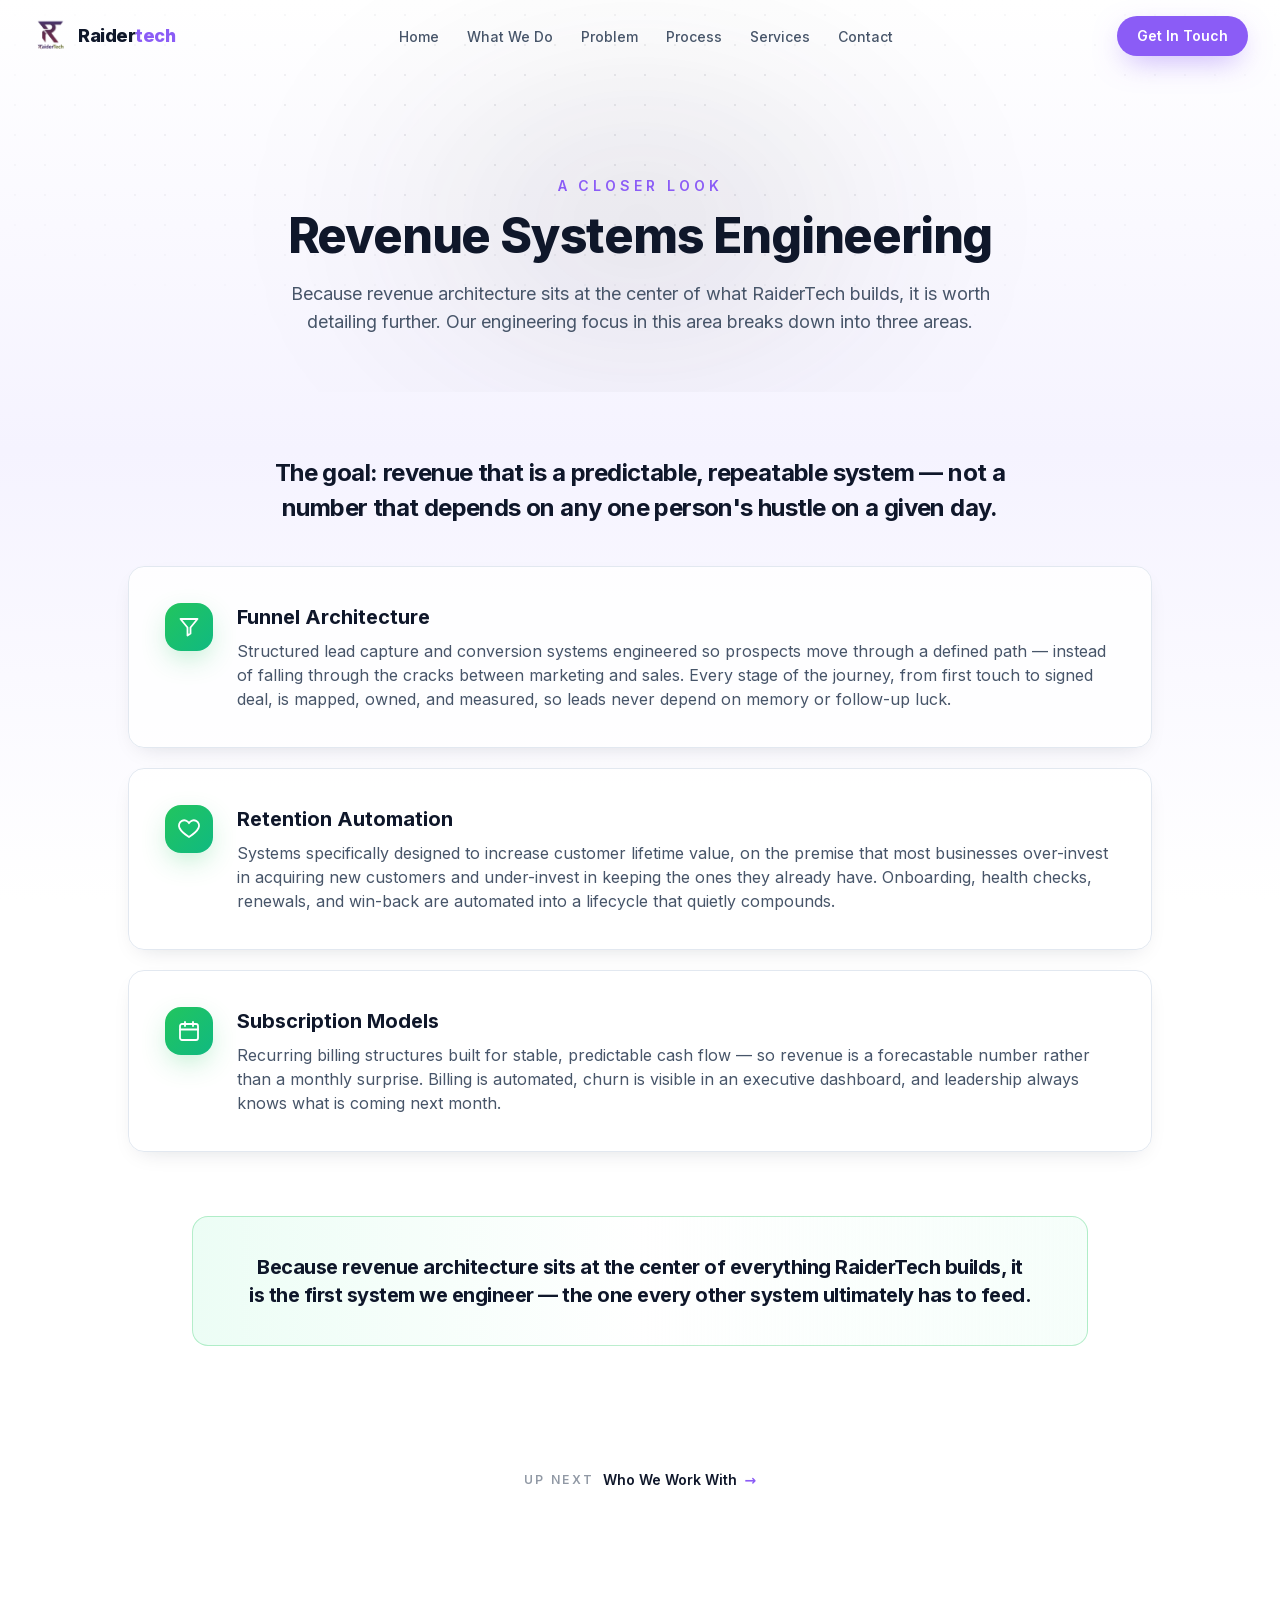
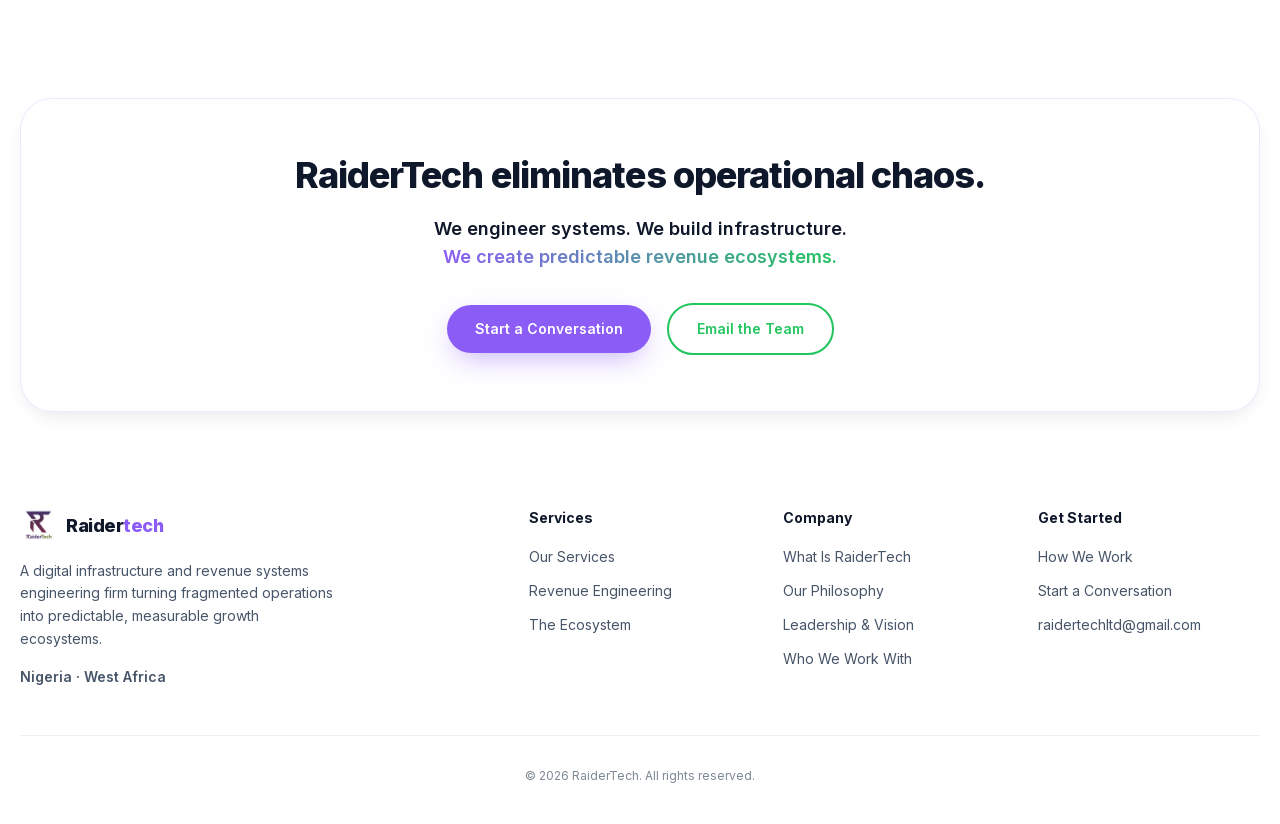
<file: revenue/index.html>
<!DOCTYPE html><html lang="en"><head><meta charSet="utf-8"/><meta name="viewport" content="width=device-width, initial-scale=1"/><link rel="preload" as="image" href="/raidertech-logo.png" fetchPriority="high"/><link rel="stylesheet" href="/_next/static/css/caf0065f8ac56b6b.css" data-precedence="next"/><link rel="preload" as="script" fetchPriority="low" href="/_next/static/chunks/webpack-ec64973e623d889b.js"/><script src="/_next/static/chunks/fd9d1056-87da80e0c187477b.js" async=""></script><script src="/_next/static/chunks/117-35fdc185c37d673b.js" async=""></script><script src="/_next/static/chunks/main-app-04c021b0fac00ea1.js" async=""></script><script src="/_next/static/chunks/718-068026d59cd66a0b.js" async=""></script><script src="/_next/static/chunks/51-fa287bd055326840.js" async=""></script><script src="/_next/static/chunks/app/revenue/page-1fee2d4334fb9ada.js" async=""></script><meta name="theme-color" content="#8B5CF6"/><title>Revenue Systems Engineering — A Closer Look | RaiderTech</title><meta name="description" content="Revenue architecture sits at the center of everything RaiderTech builds: funnel architecture, retention automation, and subscription models engineered for predictable cash flow."/><link rel="icon" href="/icon.png?f579bc81c4360bb5" type="image/png" sizes="512x512"/><script src="/_next/static/chunks/polyfills-42372ed130431b0a.js" noModule=""></script></head><body class="__variable_d8ebd1 font-sans antialiased"><header class="fixed inset-x-0 top-0 z-50 transition-all duration-300 bg-transparent backdrop-blur-0"><nav aria-label="Main" class="mx-auto flex h-16 max-w-7xl items-center justify-between px-5 sm:h-[72px] sm:px-8"><a class="group flex items-center gap-2.5" href="/"><img alt="RaiderTech logo" fetchPriority="high" width="40" height="40" decoding="async" data-nimg="1" class="h-9 w-9 object-contain transition-transform duration-300 group-hover:scale-110" style="color:transparent" src="/raidertech-logo.png"/><span class="text-lg font-extrabold tracking-tight text-ink">Raider<span class="text-primary">tech</span></span></a><ul class="hidden items-center gap-7 lg:flex"><li><a class="relative text-sm font-medium transition-colors duration-200 hover:text-primary text-body" href="/">Home</a></li><li><a class="relative text-sm font-medium transition-colors duration-200 hover:text-primary text-body" href="/what-we-do/">What We Do</a></li><li><a class="relative text-sm font-medium transition-colors duration-200 hover:text-primary text-body" href="/problem/">Problem</a></li><li><a class="relative text-sm font-medium transition-colors duration-200 hover:text-primary text-body" href="/process/">Process</a></li><li><a class="relative text-sm font-medium transition-colors duration-200 hover:text-primary text-body" href="/services/">Services</a></li><li><a class="relative text-sm font-medium transition-colors duration-200 hover:text-primary text-body" href="/contact/">Contact</a></li></ul><div class="flex items-center gap-2"><a class="hidden rounded-full bg-primary px-5 py-2.5 text-sm font-semibold text-white shadow-glowPurple transition-all duration-300 hover:scale-105 hover:shadow-[0_0_30px_rgba(139,92,246,0.6)] lg:inline-flex" href="/contact/">Get In Touch</a><button type="button" aria-label="Open menu" aria-expanded="false" class="grid h-10 w-10 place-items-center rounded-xl border border-slate-200 bg-white/70 text-ink transition-colors hover:bg-white lg:hidden"><svg viewBox="0 0 24 24" fill="none" stroke="currentColor" stroke-width="2" stroke-linecap="round" class="h-5 w-5" aria-hidden="true"><path d="M4 6h16M4 12h16M4 18h16"></path></svg></button></div></nav><div class="overflow-hidden transition-all duration-300 lg:hidden max-h-0 opacity-0"><ul class="mx-5 mb-4 space-y-1 rounded-2xl border border-slate-200 bg-white/95 p-3 shadow-soft backdrop-blur-md"><li><a class="block rounded-xl px-4 py-3 text-sm font-medium transition-colors text-body hover:bg-primary-50 hover:text-primary" href="/">Home</a></li><li><a class="block rounded-xl px-4 py-3 text-sm font-medium transition-colors text-body hover:bg-primary-50 hover:text-primary" href="/what-we-do/">What We Do</a></li><li><a class="block rounded-xl px-4 py-3 text-sm font-medium transition-colors text-body hover:bg-primary-50 hover:text-primary" href="/problem/">Problem</a></li><li><a class="block rounded-xl px-4 py-3 text-sm font-medium transition-colors text-body hover:bg-primary-50 hover:text-primary" href="/process/">Process</a></li><li><a class="block rounded-xl px-4 py-3 text-sm font-medium transition-colors text-body hover:bg-primary-50 hover:text-primary" href="/services/">Services</a></li><li><a class="block rounded-xl px-4 py-3 text-sm font-medium transition-colors text-body hover:bg-primary-50 hover:text-primary" href="/contact/">Contact</a></li><li class="pt-1"><a class="block rounded-full bg-primary px-5 py-3 text-center text-sm font-semibold text-white shadow-glowPurple" href="/contact/">Get In Touch</a></li></ul></div></header><main><section class="relative overflow-hidden px-5 pb-14 pt-36 text-center sm:pt-44"><div aria-hidden="true" class="pointer-events-none absolute left-1/2 top-10 -z-10 h-[360px] w-[640px] -translate-x-1/2 rounded-full opacity-60 blur-[100px]" style="background:radial-gradient(closest-side, rgba(43, 41, 48, 0.26), transparent)"></div><div aria-hidden="true" class="bg-dots mask-fade-dots pointer-events-none absolute inset-0 -z-10"></div><div class="mx-auto max-w-3xl"><div class="reveal  "><p class="text-xs font-semibold uppercase tracking-[0.28em] text-primary sm:text-sm">A Closer Look</p><h1 class="text-balance mt-4 text-4xl font-extrabold tracking-tight text-ink sm:text-5xl">Revenue Systems Engineering</h1><p class="mt-5 text-base leading-relaxed text-body sm:text-lg">Because revenue architecture sits at the center of what RaiderTech builds, it is worth detailing further. Our engineering focus in this area breaks down into three areas.</p></div></div></section><section class="relative px-5 py-12 sm:py-16"><div class="mx-auto max-w-5xl"><div class="reveal  "><p class="text-balance text-center text-xl font-bold leading-[1.45] tracking-tight text-ink sm:text-2xl sm:leading-[1.45]">The goal: revenue that is a predictable, repeatable system — not a number that depends on any one person&#x27;s hustle on a given day.</p></div><div class="mt-10 space-y-5"><div class="reveal  "><div class="flex flex-col gap-6 rounded-2xl border border-slate-200 bg-white/80 p-7 shadow-soft backdrop-blur-sm sm:flex-row sm:items-start sm:p-9"><span class="grid h-12 w-12 shrink-0 place-items-center rounded-2xl bg-gradient-to-br from-secondary to-emerald-500 text-white shadow-glowGreen"><svg viewBox="0 0 24 24" fill="none" stroke="currentColor" stroke-width="1.8" stroke-linecap="round" stroke-linejoin="round" class="h-6 w-6" aria-hidden="true"><path d="M3.5 4h17l-7 8.5v6l-3 2v-8L3.5 4Z"></path></svg></span><div><h2 class="text-xl font-bold text-ink">Funnel Architecture</h2><p class="mt-2 text-sm leading-relaxed text-body sm:text-base">Structured lead capture and conversion systems engineered so prospects move through a defined path — instead of falling through the cracks between marketing and sales. Every stage of the journey, from first touch to signed deal, is mapped, owned, and measured, so leads never depend on memory or follow-up luck.</p></div></div></div><div class="reveal  " style="transition-delay:90ms"><div class="flex flex-col gap-6 rounded-2xl border border-slate-200 bg-white/80 p-7 shadow-soft backdrop-blur-sm sm:flex-row sm:items-start sm:p-9"><span class="grid h-12 w-12 shrink-0 place-items-center rounded-2xl bg-gradient-to-br from-secondary to-emerald-500 text-white shadow-glowGreen"><svg viewBox="0 0 24 24" fill="none" stroke="currentColor" stroke-width="1.8" stroke-linecap="round" stroke-linejoin="round" class="h-6 w-6" aria-hidden="true"><path d="M12 20s-7.5-4.8-9.5-9A5.2 5.2 0 0 1 12 6.2 5.2 5.2 0 0 1 21.5 11C19.5 15.2 12 20 12 20Z"></path></svg></span><div><h2 class="text-xl font-bold text-ink">Retention Automation</h2><p class="mt-2 text-sm leading-relaxed text-body sm:text-base">Systems specifically designed to increase customer lifetime value, on the premise that most businesses over-invest in acquiring new customers and under-invest in keeping the ones they already have. Onboarding, health checks, renewals, and win-back are automated into a lifecycle that quietly compounds.</p></div></div></div><div class="reveal  " style="transition-delay:180ms"><div class="flex flex-col gap-6 rounded-2xl border border-slate-200 bg-white/80 p-7 shadow-soft backdrop-blur-sm sm:flex-row sm:items-start sm:p-9"><span class="grid h-12 w-12 shrink-0 place-items-center rounded-2xl bg-gradient-to-br from-secondary to-emerald-500 text-white shadow-glowGreen"><svg viewBox="0 0 24 24" fill="none" stroke="currentColor" stroke-width="1.8" stroke-linecap="round" stroke-linejoin="round" class="h-6 w-6" aria-hidden="true"><rect x="3" y="5" width="18" height="16" rx="2"></rect><path d="M8 3v4M16 3v4M3 10.5h18"></path></svg></span><div><h2 class="text-xl font-bold text-ink">Subscription Models</h2><p class="mt-2 text-sm leading-relaxed text-body sm:text-base">Recurring billing structures built for stable, predictable cash flow — so revenue is a forecastable number rather than a monthly surprise. Billing is automated, churn is visible in an executive dashboard, and leadership always knows what is coming next month.</p></div></div></div></div></div></section><section class="px-5 pb-20 sm:pb-24"><div class="mx-auto max-w-4xl"><div class="reveal  "><div class="rounded-2xl border border-secondary/30 bg-gradient-to-r from-secondary-50 via-white to-secondary-50/50 p-7 text-center sm:p-9"><p class="text-balance text-lg font-bold leading-[1.45] tracking-tight text-ink sm:text-xl">Because revenue architecture sits at the center of everything RaiderTech builds, it is the first system we engineer — the one every other system ultimately has to feed.</p></div></div></div></section><div class="mx-auto px-5 pb-24 pt-6 text-center sm:pb-28"><div class="reveal  "><a class="group inline-flex items-center gap-2 text-sm font-semibold text-primary transition-colors hover:text-primary-600" href="/clients/"><span class="text-xs uppercase tracking-[0.2em] text-body/60">Up next</span><span class="text-ink group-hover:underline">Who We Work With</span><span aria-hidden="true" class="transition-transform duration-300 group-hover:translate-x-1">→</span></a></div></div></main><section class="relative scroll-mt-24 px-5 pt-20 sm:pt-24"><div class="reveal  "><div class="mx-auto max-w-7xl rounded-[2rem] border border-primary/15 bg-white/80 px-6 py-14 text-center shadow-soft backdrop-blur-sm sm:px-12"><h2 class="text-balance text-3xl font-extrabold tracking-tight text-ink sm:text-4xl">RaiderTech eliminates operational chaos.</h2><p class="mx-auto mt-5 max-w-xl text-base font-semibold leading-relaxed text-ink sm:text-lg">We engineer systems. We build infrastructure.<br/><span class="bg-gradient-to-r from-primary to-secondary bg-clip-text text-transparent">We create predictable revenue ecosystems.</span></p><div class="mt-8 flex flex-col items-center justify-center gap-4 sm:flex-row"><a class="btn-primary" href="/contact/">Start a Conversation</a><a href="mailto:hello@raidertech.app" class="btn-green">Email the Team</a></div></div></div></section><footer class="relative px-5 pb-10 pt-20 sm:pt-24"><div class="mx-auto max-w-7xl"><div class="grid grid-cols-2 gap-8 md:grid-cols-3 lg:grid-cols-5"><div class="col-span-2"><a class="group flex items-center gap-2.5" href="/"><img alt="RaiderTech logo" loading="lazy" width="40" height="40" decoding="async" data-nimg="1" class="h-9 w-9 object-contain transition-transform duration-300 group-hover:scale-110" style="color:transparent" src="/raidertech-logo.png"/><span class="text-lg font-extrabold tracking-tight text-ink">Raider<span class="text-primary">tech</span></span></a><p class="mt-4 max-w-xs text-sm leading-relaxed text-body">A digital infrastructure and revenue systems engineering firm turning fragmented operations into predictable, measurable growth ecosystems.</p><p class="mt-4 text-sm font-semibold text-body">Nigeria · West Africa</p></div><div><h3 class="text-sm font-bold text-ink">Services</h3><ul class="mt-4 space-y-2.5"><li><a class="text-sm text-body transition-colors hover:text-primary" href="/services/">Our Services</a></li><li><a class="text-sm text-body transition-colors hover:text-primary" href="/revenue/">Revenue Engineering</a></li><li><a class="text-sm text-body transition-colors hover:text-primary" href="/ecosystem/">The Ecosystem</a></li></ul></div><div><h3 class="text-sm font-bold text-ink">Company</h3><ul class="mt-4 space-y-2.5"><li><a class="text-sm text-body transition-colors hover:text-primary" href="/what-we-do/">What Is RaiderTech</a></li><li><a class="text-sm text-body transition-colors hover:text-primary" href="/process/">Our Philosophy</a></li><li><a class="text-sm text-body transition-colors hover:text-primary" href="/leadership/">Leadership &amp; Vision</a></li><li><a class="text-sm text-body transition-colors hover:text-primary" href="/clients/">Who We Work With</a></li></ul></div><div><h3 class="text-sm font-bold text-ink">Get Started</h3><ul class="mt-4 space-y-2.5"><li><a class="text-sm text-body transition-colors hover:text-primary" href="/how-we-work/">How We Work</a></li><li><a class="text-sm text-body transition-colors hover:text-primary" href="/contact/">Start a Conversation</a></li><li><a class="text-sm text-body transition-colors hover:text-primary" href="mailto:raidertechltd@gmail.com">raidertechltd@gmail.com</a></li></ul></div></div><p class="mt-12 border-t border-slate-200/70 pt-8 text-center text-xs text-body/70">© <!-- -->2026<!-- --> RaiderTech. All rights reserved.</p></div></footer><script src="/_next/static/chunks/webpack-ec64973e623d889b.js" async=""></script><script>(self.__next_f=self.__next_f||[]).push([0]);self.__next_f.push([2,null])</script><script>self.__next_f.push([1,"1:HL[\"/_next/static/css/caf0065f8ac56b6b.css\",\"style\"]\n"])</script><script>self.__next_f.push([1,"2:I[2846,[],\"\"]\n4:I[4727,[\"718\",\"static/chunks/718-068026d59cd66a0b.js\",\"51\",\"static/chunks/51-fa287bd055326840.js\",\"283\",\"static/chunks/app/revenue/page-1fee2d4334fb9ada.js\"],\"default\"]\n5:I[24,[\"718\",\"static/chunks/718-068026d59cd66a0b.js\",\"51\",\"static/chunks/51-fa287bd055326840.js\",\"283\",\"static/chunks/app/revenue/page-1fee2d4334fb9ada.js\"],\"default\"]\n6:I[2972,[\"718\",\"static/chunks/718-068026d59cd66a0b.js\",\"51\",\"static/chunks/51-fa287bd055326840.js\",\"283\",\"static/chunks/app/revenue/page-1fee2d4334fb9ada.js\"],\"\"]\n7:I[5878,[\"718\",\"static/chunks/718-068026d59cd66a0b.js\",\"51\",\"static/chunks/51-fa287bd055326840.js\",\"283\",\"static/chunks/app/revenue/page-1fee2d4334fb9ada.js\"],\"Image\"]\n8:I[4707,[],\"\"]\n9:I[6423,[],\"\"]\nb:I[1060,[],\"\"]\nc:[]\n"])</script><script>self.__next_f.push([1,"0:[\"$\",\"$L2\",null,{\"buildId\":\"zVH44bvYmbKiQSHw4cwv1\",\"assetPrefix\":\"\",\"urlParts\":[\"\",\"revenue\",\"\"],\"initialTree\":[\"\",{\"children\":[\"revenue\",{\"children\":[\"__PAGE__\",{}]}]},\"$undefined\",\"$undefined\",true],\"initialSeedData\":[\"\",{\"children\":[\"revenue\",{\"children\":[\"__PAGE__\",{},[[\"$L3\",[[\"$\",\"$L4\",null,{}],[\"$\",\"main\",null,{\"children\":[[\"$\",\"section\",null,{\"className\":\"relative overflow-hidden px-5 pb-14 pt-36 text-center sm:pt-44\",\"children\":[[\"$\",\"div\",null,{\"aria-hidden\":\"true\",\"className\":\"pointer-events-none absolute left-1/2 top-10 -z-10 h-[360px] w-[640px] -translate-x-1/2 rounded-full opacity-60 blur-[100px]\",\"style\":{\"background\":\"radial-gradient(closest-side, rgba(43, 41, 48, 0.26), transparent)\"}}],[\"$\",\"div\",null,{\"aria-hidden\":\"true\",\"className\":\"bg-dots mask-fade-dots pointer-events-none absolute inset-0 -z-10\"}],[\"$\",\"div\",null,{\"className\":\"mx-auto max-w-3xl\",\"children\":[\"$\",\"$L5\",null,{\"children\":[[\"$\",\"p\",null,{\"className\":\"text-xs font-semibold uppercase tracking-[0.28em] text-primary sm:text-sm\",\"children\":\"A Closer Look\"}],[\"$\",\"h1\",null,{\"className\":\"text-balance mt-4 text-4xl font-extrabold tracking-tight text-ink sm:text-5xl\",\"children\":\"Revenue Systems Engineering\"}],[\"$\",\"p\",null,{\"className\":\"mt-5 text-base leading-relaxed text-body sm:text-lg\",\"children\":\"Because revenue architecture sits at the center of what RaiderTech builds, it is worth detailing further. Our engineering focus in this area breaks down into three areas.\"}]]}]}]]}],[\"$\",\"section\",null,{\"className\":\"relative px-5 py-12 sm:py-16\",\"children\":[\"$\",\"div\",null,{\"className\":\"mx-auto max-w-5xl\",\"children\":[[\"$\",\"$L5\",null,{\"children\":[\"$\",\"p\",null,{\"className\":\"text-balance text-center text-xl font-bold leading-[1.45] tracking-tight text-ink sm:text-2xl sm:leading-[1.45]\",\"children\":\"The goal: revenue that is a predictable, repeatable system — not a number that depends on any one person's hustle on a given day.\"}]}],[\"$\",\"div\",null,{\"className\":\"mt-10 space-y-5\",\"children\":[[\"$\",\"$L5\",\"Funnel Architecture\",{\"delay\":0,\"children\":[\"$\",\"div\",null,{\"className\":\"flex flex-col gap-6 rounded-2xl border border-slate-200 bg-white/80 p-7 shadow-soft backdrop-blur-sm sm:flex-row sm:items-start sm:p-9\",\"children\":[[\"$\",\"span\",null,{\"className\":\"grid h-12 w-12 shrink-0 place-items-center rounded-2xl bg-gradient-to-br from-secondary to-emerald-500 text-white shadow-glowGreen\",\"children\":[\"$\",\"svg\",null,{\"viewBox\":\"0 0 24 24\",\"fill\":\"none\",\"stroke\":\"currentColor\",\"strokeWidth\":\"1.8\",\"strokeLinecap\":\"round\",\"strokeLinejoin\":\"round\",\"className\":\"h-6 w-6\",\"aria-hidden\":\"true\",\"children\":[\"$\",\"path\",null,{\"d\":\"M3.5 4h17l-7 8.5v6l-3 2v-8L3.5 4Z\"}]}]}],[\"$\",\"div\",null,{\"children\":[[\"$\",\"h2\",null,{\"className\":\"text-xl font-bold text-ink\",\"children\":\"Funnel Architecture\"}],[\"$\",\"p\",null,{\"className\":\"mt-2 text-sm leading-relaxed text-body sm:text-base\",\"children\":\"Structured lead capture and conversion systems engineered so prospects move through a defined path — instead of falling through the cracks between marketing and sales. Every stage of the journey, from first touch to signed deal, is mapped, owned, and measured, so leads never depend on memory or follow-up luck.\"}]]}]]}]}],[\"$\",\"$L5\",\"Retention Automation\",{\"delay\":90,\"children\":[\"$\",\"div\",null,{\"className\":\"flex flex-col gap-6 rounded-2xl border border-slate-200 bg-white/80 p-7 shadow-soft backdrop-blur-sm sm:flex-row sm:items-start sm:p-9\",\"children\":[[\"$\",\"span\",null,{\"className\":\"grid h-12 w-12 shrink-0 place-items-center rounded-2xl bg-gradient-to-br from-secondary to-emerald-500 text-white shadow-glowGreen\",\"children\":[\"$\",\"svg\",null,{\"viewBox\":\"0 0 24 24\",\"fill\":\"none\",\"stroke\":\"currentColor\",\"strokeWidth\":\"1.8\",\"strokeLinecap\":\"round\",\"strokeLinejoin\":\"round\",\"className\":\"h-6 w-6\",\"aria-hidden\":\"true\",\"children\":[\"$\",\"path\",null,{\"d\":\"M12 20s-7.5-4.8-9.5-9A5.2 5.2 0 0 1 12 6.2 5.2 5.2 0 0 1 21.5 11C19.5 15.2 12 20 12 20Z\"}]}]}],[\"$\",\"div\",null,{\"children\":[[\"$\",\"h2\",null,{\"className\":\"text-xl font-bold text-ink\",\"children\":\"Retention Automation\"}],[\"$\",\"p\",null,{\"className\":\"mt-2 text-sm leading-relaxed text-body sm:text-base\",\"children\":\"Systems specifically designed to increase customer lifetime value, on the premise that most businesses over-invest in acquiring new customers and under-invest in keeping the ones they already have. Onboarding, health checks, renewals, and win-back are automated into a lifecycle that quietly compounds.\"}]]}]]}]}],[\"$\",\"$L5\",\"Subscription Models\",{\"delay\":180,\"children\":[\"$\",\"div\",null,{\"className\":\"flex flex-col gap-6 rounded-2xl border border-slate-200 bg-white/80 p-7 shadow-soft backdrop-blur-sm sm:flex-row sm:items-start sm:p-9\",\"children\":[[\"$\",\"span\",null,{\"className\":\"grid h-12 w-12 shrink-0 place-items-center rounded-2xl bg-gradient-to-br from-secondary to-emerald-500 text-white shadow-glowGreen\",\"children\":[\"$\",\"svg\",null,{\"viewBox\":\"0 0 24 24\",\"fill\":\"none\",\"stroke\":\"currentColor\",\"strokeWidth\":\"1.8\",\"strokeLinecap\":\"round\",\"strokeLinejoin\":\"round\",\"className\":\"h-6 w-6\",\"aria-hidden\":\"true\",\"children\":[[\"$\",\"rect\",null,{\"x\":\"3\",\"y\":\"5\",\"width\":\"18\",\"height\":\"16\",\"rx\":\"2\"}],[\"$\",\"path\",null,{\"d\":\"M8 3v4M16 3v4M3 10.5h18\"}]]}]}],[\"$\",\"div\",null,{\"children\":[[\"$\",\"h2\",null,{\"className\":\"text-xl font-bold text-ink\",\"children\":\"Subscription Models\"}],[\"$\",\"p\",null,{\"className\":\"mt-2 text-sm leading-relaxed text-body sm:text-base\",\"children\":\"Recurring billing structures built for stable, predictable cash flow — so revenue is a forecastable number rather than a monthly surprise. Billing is automated, churn is visible in an executive dashboard, and leadership always knows what is coming next month.\"}]]}]]}]}]]}]]}]}],[\"$\",\"section\",null,{\"className\":\"px-5 pb-20 sm:pb-24\",\"children\":[\"$\",\"div\",null,{\"className\":\"mx-auto max-w-4xl\",\"children\":[\"$\",\"$L5\",null,{\"children\":[\"$\",\"div\",null,{\"className\":\"rounded-2xl border border-secondary/30 bg-gradient-to-r from-secondary-50 via-white to-secondary-50/50 p-7 text-center sm:p-9\",\"children\":[\"$\",\"p\",null,{\"className\":\"text-balance text-lg font-bold leading-[1.45] tracking-tight text-ink sm:text-xl\",\"children\":\"Because revenue architecture sits at the center of everything RaiderTech builds, it is the first system we engineer — the one every other system ultimately has to feed.\"}]}]}]}]}],[\"$\",\"div\",null,{\"className\":\"mx-auto px-5 pb-24 pt-6 text-center sm:pb-28\",\"children\":[\"$\",\"$L5\",null,{\"children\":[\"$\",\"$L6\",null,{\"href\":\"/clients\",\"className\":\"group inline-flex items-center gap-2 text-sm font-semibold text-primary transition-colors hover:text-primary-600\",\"children\":[[\"$\",\"span\",null,{\"className\":\"text-xs uppercase tracking-[0.2em] text-body/60\",\"children\":\"Up next\"}],[\"$\",\"span\",null,{\"className\":\"text-ink group-hover:underline\",\"children\":\"Who We Work With\"}],[\"$\",\"span\",null,{\"aria-hidden\":\"true\",\"className\":\"transition-transform duration-300 group-hover:translate-x-1\",\"children\":\"→\"}]]}]}]}]]}],[\"$\",\"section\",null,{\"className\":\"relative scroll-mt-24 px-5 pt-20 sm:pt-24\",\"children\":[\"$\",\"$L5\",null,{\"children\":[\"$\",\"div\",null,{\"className\":\"mx-auto max-w-7xl rounded-[2rem] border border-primary/15 bg-white/80 px-6 py-14 text-center shadow-soft backdrop-blur-sm sm:px-12\",\"children\":[[\"$\",\"h2\",null,{\"className\":\"text-balance text-3xl font-extrabold tracking-tight text-ink sm:text-4xl\",\"children\":\"RaiderTech eliminates operational chaos.\"}],[\"$\",\"p\",null,{\"className\":\"mx-auto mt-5 max-w-xl text-base font-semibold leading-relaxed text-ink sm:text-lg\",\"children\":[\"We engineer systems. We build infrastructure.\",[\"$\",\"br\",null,{}],[\"$\",\"span\",null,{\"className\":\"bg-gradient-to-r from-primary to-secondary bg-clip-text text-transparent\",\"children\":\"We create predictable revenue ecosystems.\"}]]}],[\"$\",\"div\",null,{\"className\":\"mt-8 flex flex-col items-center justify-center gap-4 sm:flex-row\",\"children\":[[\"$\",\"$L6\",null,{\"href\":\"/contact\",\"className\":\"btn-primary\",\"children\":\"Start a Conversation\"}],[\"$\",\"a\",null,{\"href\":\"mailto:hello@raidertech.app\",\"className\":\"btn-green\",\"children\":\"Email the Team\"}]]}]]}]}]}],[\"$\",\"footer\",null,{\"className\":\"relative px-5 pb-10 pt-20 sm:pt-24\",\"children\":[\"$\",\"div\",null,{\"className\":\"mx-auto max-w-7xl\",\"children\":[[\"$\",\"div\",null,{\"className\":\"grid grid-cols-2 gap-8 md:grid-cols-3 lg:grid-cols-5\",\"children\":[[\"$\",\"div\",null,{\"className\":\"col-span-2\",\"children\":[[\"$\",\"$L6\",null,{\"href\":\"/\",\"className\":\"group flex items-center gap-2.5\",\"children\":[[\"$\",\"$L7\",null,{\"src\":\"/raidertech-logo.png\",\"alt\":\"RaiderTech logo\",\"width\":40,\"height\":40,\"className\":\"h-9 w-9 object-contain transition-transform duration-300 group-hover:scale-110\"}],[\"$\",\"span\",null,{\"className\":\"text-lg font-extrabold tracking-tight text-ink\",\"children\":[\"Raider\",[\"$\",\"span\",null,{\"className\":\"text-primary\",\"children\":\"tech\"}]]}]]}],[\"$\",\"p\",null,{\"className\":\"mt-4 max-w-xs text-sm leading-relaxed text-body\",\"children\":\"A digital infrastructure and revenue systems engineering firm turning fragmented operations into predictable, measurable growth ecosystems.\"}],[\"$\",\"p\",null,{\"className\":\"mt-4 text-sm font-semibold text-body\",\"children\":\"Nigeria · West Africa\"}]]}],[[\"$\",\"div\",\"Services\",{\"children\":[[\"$\",\"h3\",null,{\"className\":\"text-sm font-bold text-ink\",\"children\":\"Services\"}],[\"$\",\"ul\",null,{\"className\":\"mt-4 space-y-2.5\",\"children\":[[\"$\",\"li\",\"Our Services\",{\"children\":[\"$\",\"$L6\",null,{\"href\":\"/services\",\"className\":\"text-sm text-body transition-colors hover:text-primary\",\"children\":\"Our Services\"}]}],[\"$\",\"li\",\"Revenue Engineering\",{\"children\":[\"$\",\"$L6\",null,{\"href\":\"/revenue\",\"className\":\"text-sm text-body transition-colors hover:text-primary\",\"children\":\"Revenue Engineering\"}]}],[\"$\",\"li\",\"The Ecosystem\",{\"children\":[\"$\",\"$L6\",null,{\"href\":\"/ecosystem\",\"className\":\"text-sm text-body transition-colors hover:text-primary\",\"children\":\"The Ecosystem\"}]}]]}]]}],[\"$\",\"div\",\"Company\",{\"children\":[[\"$\",\"h3\",null,{\"className\":\"text-sm font-bold text-ink\",\"children\":\"Company\"}],[\"$\",\"ul\",null,{\"className\":\"mt-4 space-y-2.5\",\"children\":[[\"$\",\"li\",\"What Is RaiderTech\",{\"children\":[\"$\",\"$L6\",null,{\"href\":\"/what-we-do\",\"className\":\"text-sm text-body transition-colors hover:text-primary\",\"children\":\"What Is RaiderTech\"}]}],[\"$\",\"li\",\"Our Philosophy\",{\"children\":[\"$\",\"$L6\",null,{\"href\":\"/process\",\"className\":\"text-sm text-body transition-colors hover:text-primary\",\"children\":\"Our Philosophy\"}]}],[\"$\",\"li\",\"Leadership \u0026 Vision\",{\"children\":[\"$\",\"$L6\",null,{\"href\":\"/leadership\",\"className\":\"text-sm text-body transition-colors hover:text-primary\",\"children\":\"Leadership \u0026 Vision\"}]}],[\"$\",\"li\",\"Who We Work With\",{\"children\":[\"$\",\"$L6\",null,{\"href\":\"/clients\",\"className\":\"text-sm text-body transition-colors hover:text-primary\",\"children\":\"Who We Work With\"}]}]]}]]}],[\"$\",\"div\",\"Get Started\",{\"children\":[[\"$\",\"h3\",null,{\"className\":\"text-sm font-bold text-ink\",\"children\":\"Get Started\"}],[\"$\",\"ul\",null,{\"className\":\"mt-4 space-y-2.5\",\"children\":[[\"$\",\"li\",\"How We Work\",{\"children\":[\"$\",\"$L6\",null,{\"href\":\"/how-we-work\",\"className\":\"text-sm text-body transition-colors hover:text-primary\",\"children\":\"How We Work\"}]}],[\"$\",\"li\",\"Start a Conversation\",{\"children\":[\"$\",\"$L6\",null,{\"href\":\"/contact\",\"className\":\"text-sm text-body transition-colors hover:text-primary\",\"children\":\"Start a Conversation\"}]}],[\"$\",\"li\",\"raidertechltd@gmail.com\",{\"children\":[\"$\",\"$L6\",null,{\"href\":\"mailto:raidertechltd@gmail.com\",\"className\":\"text-sm text-body transition-colors hover:text-primary\",\"children\":\"raidertechltd@gmail.com\"}]}]]}]]}]]]}],[\"$\",\"p\",null,{\"className\":\"mt-12 border-t border-slate-200/70 pt-8 text-center text-xs text-body/70\",\"children\":[\"© \",2026,\" RaiderTech. All rights reserved.\"]}]]}]}]],null],null],null]},[null,[\"$\",\"$L8\",null,{\"parallelRouterKey\":\"children\",\"segmentPath\":[\"children\",\"revenue\",\"children\"],\"error\":\"$undefined\",\"errorStyles\":\"$undefined\",\"errorScripts\":\"$undefined\",\"template\":[\"$\",\"$L9\",null,{}],\"templateStyles\":\"$undefined\",\"templateScripts\":\"$undefined\",\"notFound\":\"$undefined\",\"notFoundStyles\":\"$undefined\"}]],null]},[[[[\"$\",\"link\",\"0\",{\"rel\":\"stylesheet\",\"href\":\"/_next/static/css/caf0065f8ac56b6b.css\",\"precedence\":\"next\",\"crossOrigin\":\"$undefined\"}]],[\"$\",\"html\",null,{\"lang\":\"en\",\"children\":[\"$\",\"body\",null,{\"className\":\"__variable_d8ebd1 font-sans antialiased\",\"children\":[\"$\",\"$L8\",null,{\"parallelRouterKey\":\"children\",\"segmentPath\":[\"children\"],\"error\":\"$undefined\",\"errorStyles\":\"$undefined\",\"errorScripts\":\"$undefined\",\"template\":[\"$\",\"$L9\",null,{}],\"templateStyles\":\"$undefined\",\"templateScripts\":\"$undefined\",\"notFound\":[[\"$\",\"title\",null,{\"children\":\"404: This page could not be found.\"}],[\"$\",\"div\",null,{\"style\":{\"fontFamily\":\"system-ui,\\\"Segoe UI\\\",Roboto,Helvetica,Arial,sans-serif,\\\"Apple Color Emoji\\\",\\\"Segoe UI Emoji\\\"\",\"height\":\"100vh\",\"textAlign\":\"center\",\"display\":\"flex\",\"flexDirection\":\"column\",\"alignItems\":\"center\",\"justifyContent\":\"center\"},\"children\":[\"$\",\"div\",null,{\"children\":[[\"$\",\"style\",null,{\"dangerouslySetInnerHTML\":{\"__html\":\"body{color:#000;background:#fff;margin:0}.next-error-h1{border-right:1px solid rgba(0,0,0,.3)}@media (prefers-color-scheme:dark){body{color:#fff;background:#000}.next-error-h1{border-right:1px solid rgba(255,255,255,.3)}}\"}}],[\"$\",\"h1\",null,{\"className\":\"next-error-h1\",\"style\":{\"display\":\"inline-block\",\"margin\":\"0 20px 0 0\",\"padding\":\"0 23px 0 0\",\"fontSize\":24,\"fontWeight\":500,\"verticalAlign\":\"top\",\"lineHeight\":\"49px\"},\"children\":\"404\"}],[\"$\",\"div\",null,{\"style\":{\"display\":\"inline-block\"},\"children\":[\"$\",\"h2\",null,{\"style\":{\"fontSize\":14,\"fontWeight\":400,\"lineHeight\":\"49px\",\"margin\":0},\"children\":\"This page could not be found.\"}]}]]}]}]],\"notFoundStyles\":[]}]}]}]],null],null],\"couldBeIntercepted\":false,\"initialHead\":[null,\"$La\"],\"globalErrorComponent\":\"$b\",\"missingSlots\":\"$Wc\"}]\n"])</script><script>self.__next_f.push([1,"a:[[\"$\",\"meta\",\"0\",{\"name\":\"viewport\",\"content\":\"width=device-width, initial-scale=1\"}],[\"$\",\"meta\",\"1\",{\"name\":\"theme-color\",\"content\":\"#8B5CF6\"}],[\"$\",\"meta\",\"2\",{\"charSet\":\"utf-8\"}],[\"$\",\"title\",\"3\",{\"children\":\"Revenue Systems Engineering — A Closer Look | RaiderTech\"}],[\"$\",\"meta\",\"4\",{\"name\":\"description\",\"content\":\"Revenue architecture sits at the center of everything RaiderTech builds: funnel architecture, retention automation, and subscription models engineered for predictable cash flow.\"}],[\"$\",\"link\",\"5\",{\"rel\":\"icon\",\"href\":\"/icon.png?f579bc81c4360bb5\",\"type\":\"image/png\",\"sizes\":\"512x512\"}]]\n3:null\n"])</script></body></html>
</file>
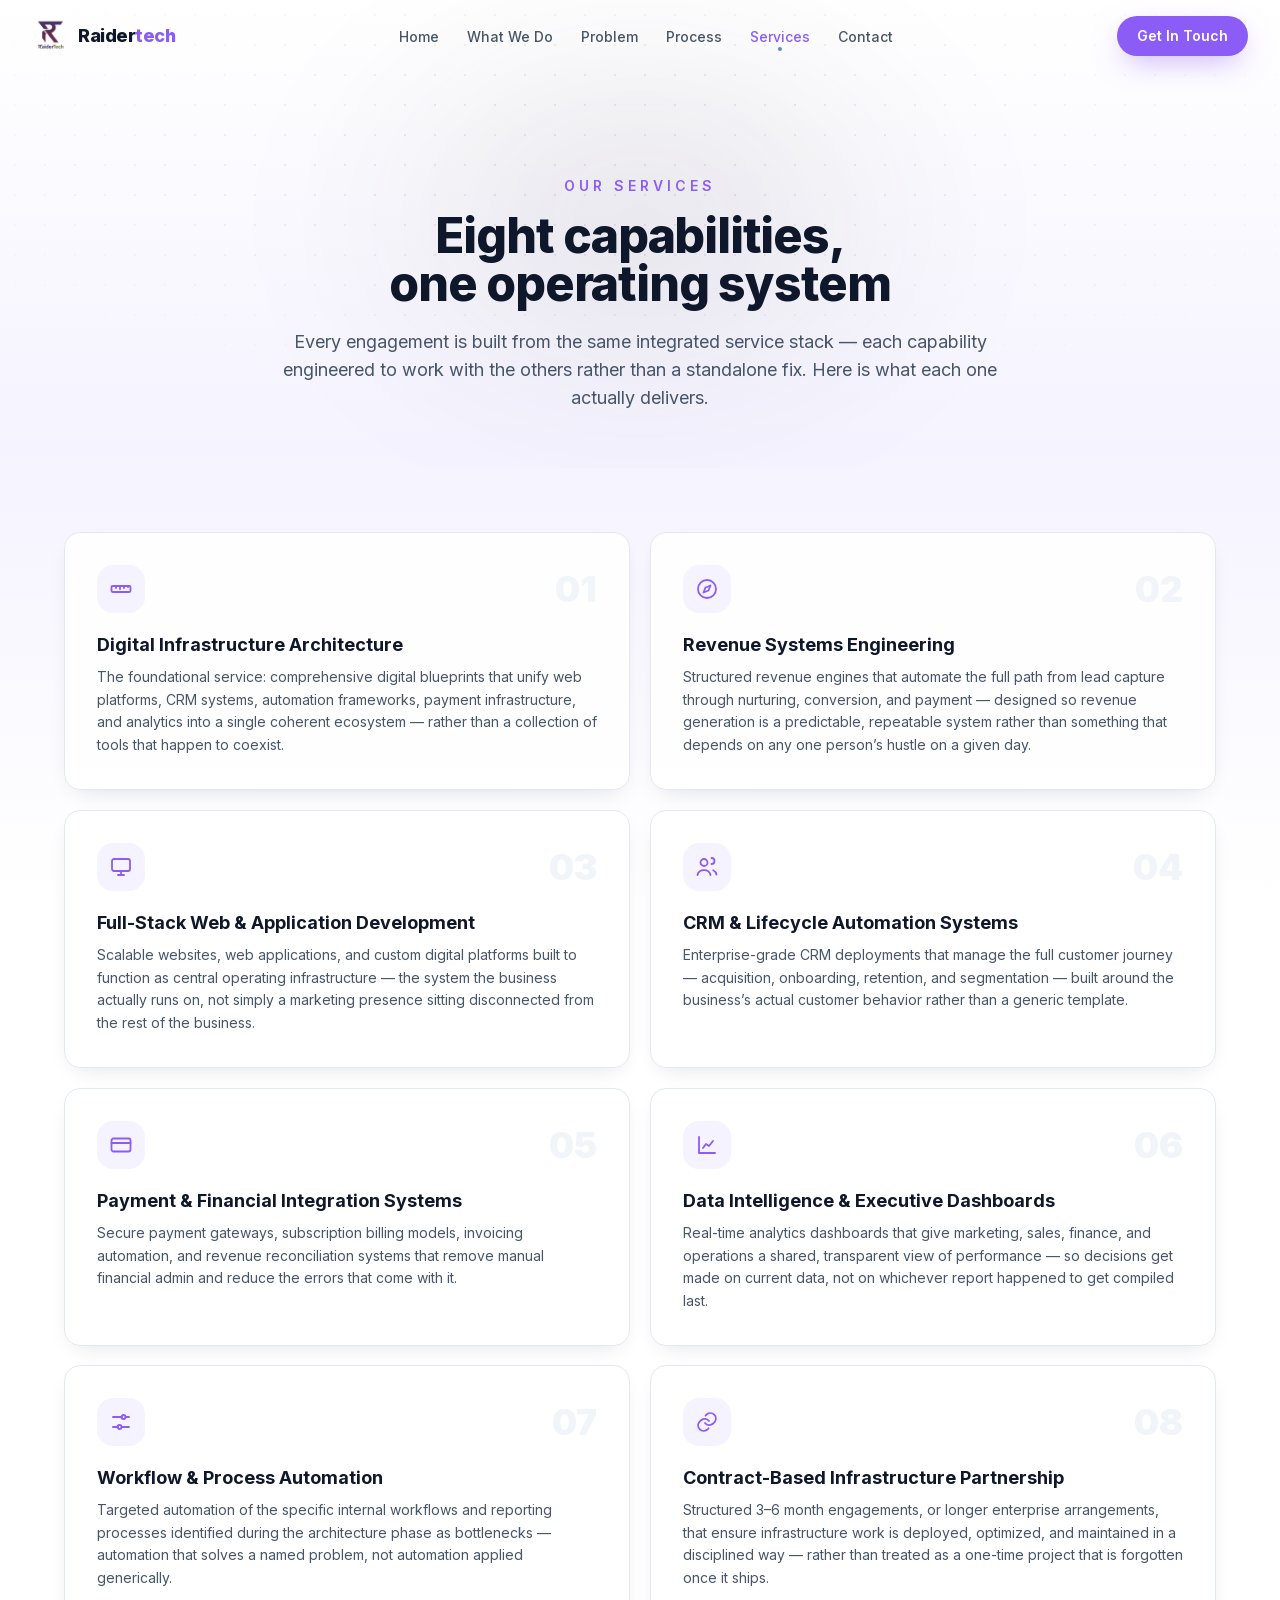
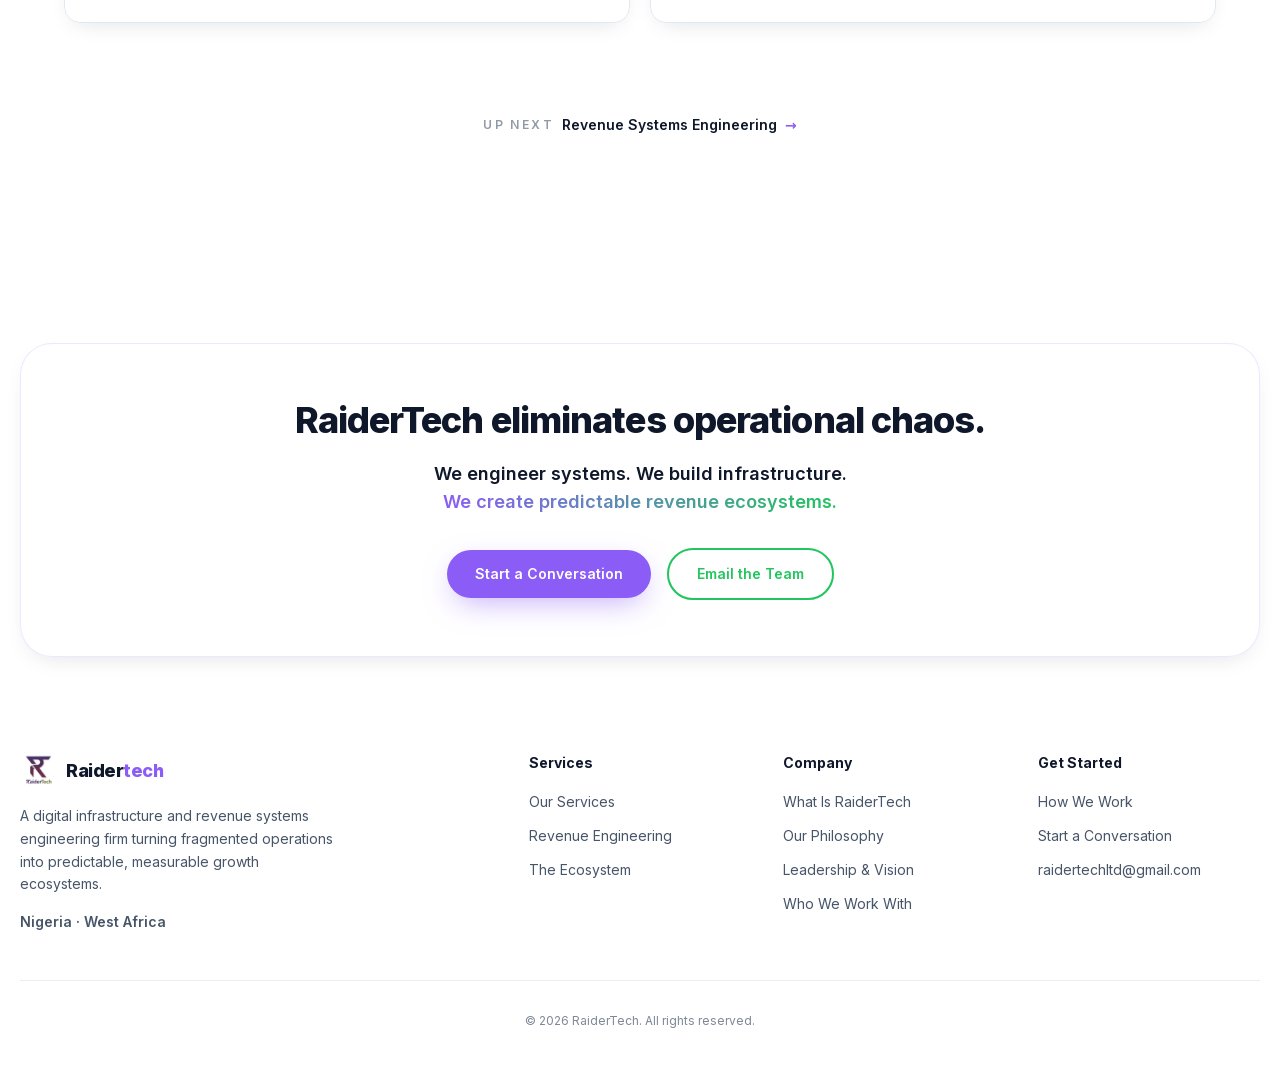
<file: services/index.html>
<!DOCTYPE html><html lang="en"><head><meta charSet="utf-8"/><meta name="viewport" content="width=device-width, initial-scale=1"/><link rel="preload" as="image" href="/raidertech-logo.png" fetchPriority="high"/><link rel="stylesheet" href="/_next/static/css/caf0065f8ac56b6b.css" data-precedence="next"/><link rel="preload" as="script" fetchPriority="low" href="/_next/static/chunks/webpack-ec64973e623d889b.js"/><script src="/_next/static/chunks/fd9d1056-87da80e0c187477b.js" async=""></script><script src="/_next/static/chunks/117-35fdc185c37d673b.js" async=""></script><script src="/_next/static/chunks/main-app-04c021b0fac00ea1.js" async=""></script><script src="/_next/static/chunks/718-068026d59cd66a0b.js" async=""></script><script src="/_next/static/chunks/51-fa287bd055326840.js" async=""></script><script src="/_next/static/chunks/app/services/page-33c23c631f50f881.js" async=""></script><meta name="theme-color" content="#8B5CF6"/><title>Our Services — 8 Capabilities, One Operating System | RaiderTech</title><meta name="description" content="Digital infrastructure architecture, revenue systems engineering, full-stack development, CRM lifecycle automation, financial integration, data dashboards, workflow automation, and contract-based partnerships."/><link rel="icon" href="/icon.png?f579bc81c4360bb5" type="image/png" sizes="512x512"/><script src="/_next/static/chunks/polyfills-42372ed130431b0a.js" noModule=""></script></head><body class="__variable_d8ebd1 font-sans antialiased"><header class="fixed inset-x-0 top-0 z-50 transition-all duration-300 bg-transparent backdrop-blur-0"><nav aria-label="Main" class="mx-auto flex h-16 max-w-7xl items-center justify-between px-5 sm:h-[72px] sm:px-8"><a class="group flex items-center gap-2.5" href="/"><img alt="RaiderTech logo" fetchPriority="high" width="40" height="40" decoding="async" data-nimg="1" class="h-9 w-9 object-contain transition-transform duration-300 group-hover:scale-110" style="color:transparent" src="/raidertech-logo.png"/><span class="text-lg font-extrabold tracking-tight text-ink">Raider<span class="text-primary">tech</span></span></a><ul class="hidden items-center gap-7 lg:flex"><li><a class="relative text-sm font-medium transition-colors duration-200 hover:text-primary text-body" href="/">Home</a></li><li><a class="relative text-sm font-medium transition-colors duration-200 hover:text-primary text-body" href="/what-we-do/">What We Do</a></li><li><a class="relative text-sm font-medium transition-colors duration-200 hover:text-primary text-body" href="/problem/">Problem</a></li><li><a class="relative text-sm font-medium transition-colors duration-200 hover:text-primary text-body" href="/process/">Process</a></li><li><a class="relative text-sm font-medium transition-colors duration-200 hover:text-primary text-primary" href="/services/">Services<span aria-hidden="true" class="absolute -bottom-1.5 left-1/2 h-1 w-1 -translate-x-1/2 rounded-full bg-gradient-to-r from-primary to-secondary"></span></a></li><li><a class="relative text-sm font-medium transition-colors duration-200 hover:text-primary text-body" href="/contact/">Contact</a></li></ul><div class="flex items-center gap-2"><a class="hidden rounded-full bg-primary px-5 py-2.5 text-sm font-semibold text-white shadow-glowPurple transition-all duration-300 hover:scale-105 hover:shadow-[0_0_30px_rgba(139,92,246,0.6)] lg:inline-flex" href="/contact/">Get In Touch</a><button type="button" aria-label="Open menu" aria-expanded="false" class="grid h-10 w-10 place-items-center rounded-xl border border-slate-200 bg-white/70 text-ink transition-colors hover:bg-white lg:hidden"><svg viewBox="0 0 24 24" fill="none" stroke="currentColor" stroke-width="2" stroke-linecap="round" class="h-5 w-5" aria-hidden="true"><path d="M4 6h16M4 12h16M4 18h16"></path></svg></button></div></nav><div class="overflow-hidden transition-all duration-300 lg:hidden max-h-0 opacity-0"><ul class="mx-5 mb-4 space-y-1 rounded-2xl border border-slate-200 bg-white/95 p-3 shadow-soft backdrop-blur-md"><li><a class="block rounded-xl px-4 py-3 text-sm font-medium transition-colors text-body hover:bg-primary-50 hover:text-primary" href="/">Home</a></li><li><a class="block rounded-xl px-4 py-3 text-sm font-medium transition-colors text-body hover:bg-primary-50 hover:text-primary" href="/what-we-do/">What We Do</a></li><li><a class="block rounded-xl px-4 py-3 text-sm font-medium transition-colors text-body hover:bg-primary-50 hover:text-primary" href="/problem/">Problem</a></li><li><a class="block rounded-xl px-4 py-3 text-sm font-medium transition-colors text-body hover:bg-primary-50 hover:text-primary" href="/process/">Process</a></li><li><a class="block rounded-xl px-4 py-3 text-sm font-medium transition-colors bg-primary-50 text-primary" href="/services/">Services</a></li><li><a class="block rounded-xl px-4 py-3 text-sm font-medium transition-colors text-body hover:bg-primary-50 hover:text-primary" href="/contact/">Contact</a></li><li class="pt-1"><a class="block rounded-full bg-primary px-5 py-3 text-center text-sm font-semibold text-white shadow-glowPurple" href="/contact/">Get In Touch</a></li></ul></div></header><main><section class="relative overflow-hidden px-5 pb-14 pt-36 text-center sm:pt-44"><div aria-hidden="true" class="pointer-events-none absolute left-1/2 top-10 -z-10 h-[360px] w-[640px] -translate-x-1/2 rounded-full opacity-60 blur-[100px]" style="background:radial-gradient(closest-side, rgba(43, 41, 48, 0.26), transparent)"></div><div aria-hidden="true" class="bg-dots mask-fade-dots pointer-events-none absolute inset-0 -z-10"></div><div class="mx-auto max-w-3xl"><div class="reveal  "><p class="text-xs font-semibold uppercase tracking-[0.28em] text-primary sm:text-sm">Our Services</p><h1 class="text-balance mt-4 text-4xl font-extrabold tracking-tight text-ink sm:text-5xl">Eight capabilities, one operating system</h1><p class="mt-5 text-base leading-relaxed text-body sm:text-lg">Every engagement is built from the same integrated service stack — each capability engineered to work with the others rather than a standalone fix. Here is what each one actually delivers.</p></div></div></section><section class="relative px-5 py-12 sm:py-16"><div class="mx-auto grid max-w-6xl gap-5 sm:grid-cols-2"><div class="reveal  "><div class="flex h-full flex-col rounded-2xl border border-slate-200 bg-white/80 p-7 shadow-soft backdrop-blur-sm transition-all duration-300 hover:-translate-y-1 hover:border-primary/30 sm:p-8"><div class="flex items-center justify-between"><span class="grid h-12 w-12 place-items-center rounded-2xl bg-primary-50 text-primary"><svg viewBox="0 0 24 24" fill="none" stroke="currentColor" stroke-width="1.8" stroke-linecap="round" stroke-linejoin="round" class="h-6 w-6" aria-hidden="true"><rect x="2.5" y="9" width="19" height="6" rx="1.2"></rect><path d="M7 9v2M11 9v3M15 9v2M19 9v1"></path></svg></span><span class="text-4xl font-black leading-none text-slate-100">01</span></div><h2 class="mt-5 text-lg font-bold leading-snug text-ink">Digital Infrastructure Architecture</h2><p class="mt-2 text-sm leading-relaxed text-body">The foundational service: comprehensive digital blueprints that unify web platforms, CRM systems, automation frameworks, payment infrastructure, and analytics into a single coherent ecosystem — rather than a collection of tools that happen to coexist.</p></div></div><div class="reveal  " style="transition-delay:70ms"><div class="flex h-full flex-col rounded-2xl border border-slate-200 bg-white/80 p-7 shadow-soft backdrop-blur-sm transition-all duration-300 hover:-translate-y-1 hover:border-primary/30 sm:p-8"><div class="flex items-center justify-between"><span class="grid h-12 w-12 place-items-center rounded-2xl bg-primary-50 text-primary"><svg viewBox="0 0 24 24" fill="none" stroke="currentColor" stroke-width="1.8" stroke-linecap="round" stroke-linejoin="round" class="h-6 w-6" aria-hidden="true"><circle cx="12" cy="12" r="9"></circle><path d="m15.5 8.5-2 5-5 2 2-5 5-2Z"></path></svg></span><span class="text-4xl font-black leading-none text-slate-100">02</span></div><h2 class="mt-5 text-lg font-bold leading-snug text-ink">Revenue Systems Engineering</h2><p class="mt-2 text-sm leading-relaxed text-body">Structured revenue engines that automate the full path from lead capture through nurturing, conversion, and payment — designed so revenue generation is a predictable, repeatable system rather than something that depends on any one person’s hustle on a given day.</p></div></div><div class="reveal  " style="transition-delay:140ms"><div class="flex h-full flex-col rounded-2xl border border-slate-200 bg-white/80 p-7 shadow-soft backdrop-blur-sm transition-all duration-300 hover:-translate-y-1 hover:border-primary/30 sm:p-8"><div class="flex items-center justify-between"><span class="grid h-12 w-12 place-items-center rounded-2xl bg-primary-50 text-primary"><svg viewBox="0 0 24 24" fill="none" stroke="currentColor" stroke-width="1.8" stroke-linecap="round" stroke-linejoin="round" class="h-6 w-6" aria-hidden="true"><rect x="3" y="4" width="18" height="12" rx="2"></rect><path d="M9 20h6M12 16v4"></path></svg></span><span class="text-4xl font-black leading-none text-slate-100">03</span></div><h2 class="mt-5 text-lg font-bold leading-snug text-ink">Full-Stack Web &amp; Application Development</h2><p class="mt-2 text-sm leading-relaxed text-body">Scalable websites, web applications, and custom digital platforms built to function as central operating infrastructure — the system the business actually runs on, not simply a marketing presence sitting disconnected from the rest of the business.</p></div></div><div class="reveal  " style="transition-delay:210ms"><div class="flex h-full flex-col rounded-2xl border border-slate-200 bg-white/80 p-7 shadow-soft backdrop-blur-sm transition-all duration-300 hover:-translate-y-1 hover:border-primary/30 sm:p-8"><div class="flex items-center justify-between"><span class="grid h-12 w-12 place-items-center rounded-2xl bg-primary-50 text-primary"><svg viewBox="0 0 24 24" fill="none" stroke="currentColor" stroke-width="1.8" stroke-linecap="round" stroke-linejoin="round" class="h-6 w-6" aria-hidden="true"><circle cx="9" cy="7.5" r="3.5"></circle><path d="M2.5 20c.7-3.2 3.2-4.8 6.5-4.8s5.8 1.6 6.5 4.8"></path><path d="M16.5 9a3 3 0 1 0 0-6"></path><path d="M18.2 15.3c1.7.8 2.9 2.2 3.3 4.4"></path></svg></span><span class="text-4xl font-black leading-none text-slate-100">04</span></div><h2 class="mt-5 text-lg font-bold leading-snug text-ink">CRM &amp; Lifecycle Automation Systems</h2><p class="mt-2 text-sm leading-relaxed text-body">Enterprise-grade CRM deployments that manage the full customer journey — acquisition, onboarding, retention, and segmentation — built around the business’s actual customer behavior rather than a generic template.</p></div></div><div class="reveal  " style="transition-delay:280ms"><div class="flex h-full flex-col rounded-2xl border border-slate-200 bg-white/80 p-7 shadow-soft backdrop-blur-sm transition-all duration-300 hover:-translate-y-1 hover:border-primary/30 sm:p-8"><div class="flex items-center justify-between"><span class="grid h-12 w-12 place-items-center rounded-2xl bg-primary-50 text-primary"><svg viewBox="0 0 24 24" fill="none" stroke="currentColor" stroke-width="1.8" stroke-linecap="round" stroke-linejoin="round" class="h-6 w-6" aria-hidden="true"><rect x="2.5" y="5.5" width="19" height="13" rx="2"></rect><path d="M2.5 10h19"></path></svg></span><span class="text-4xl font-black leading-none text-slate-100">05</span></div><h2 class="mt-5 text-lg font-bold leading-snug text-ink">Payment &amp; Financial Integration Systems</h2><p class="mt-2 text-sm leading-relaxed text-body">Secure payment gateways, subscription billing models, invoicing automation, and revenue reconciliation systems that remove manual financial admin and reduce the errors that come with it.</p></div></div><div class="reveal  " style="transition-delay:350ms"><div class="flex h-full flex-col rounded-2xl border border-slate-200 bg-white/80 p-7 shadow-soft backdrop-blur-sm transition-all duration-300 hover:-translate-y-1 hover:border-primary/30 sm:p-8"><div class="flex items-center justify-between"><span class="grid h-12 w-12 place-items-center rounded-2xl bg-primary-50 text-primary"><svg viewBox="0 0 24 24" fill="none" stroke="currentColor" stroke-width="1.8" stroke-linecap="round" stroke-linejoin="round" class="h-6 w-6" aria-hidden="true"><path d="M4 4v16h16"></path><path d="m8 15 3-4 3 2 4-5"></path></svg></span><span class="text-4xl font-black leading-none text-slate-100">06</span></div><h2 class="mt-5 text-lg font-bold leading-snug text-ink">Data Intelligence &amp; Executive Dashboards</h2><p class="mt-2 text-sm leading-relaxed text-body">Real-time analytics dashboards that give marketing, sales, finance, and operations a shared, transparent view of performance — so decisions get made on current data, not on whichever report happened to get compiled last.</p></div></div><div class="reveal  " style="transition-delay:420ms"><div class="flex h-full flex-col rounded-2xl border border-slate-200 bg-white/80 p-7 shadow-soft backdrop-blur-sm transition-all duration-300 hover:-translate-y-1 hover:border-primary/30 sm:p-8"><div class="flex items-center justify-between"><span class="grid h-12 w-12 place-items-center rounded-2xl bg-primary-50 text-primary"><svg viewBox="0 0 24 24" fill="none" stroke="currentColor" stroke-width="1.8" stroke-linecap="round" class="h-6 w-6" aria-hidden="true"><path d="M4 7h9"></path><path d="M17 7h3"></path><circle cx="14.5" cy="7" r="2"></circle><path d="M4 17h5"></path><path d="M13 17h7"></path><circle cx="10.5" cy="17" r="2"></circle></svg></span><span class="text-4xl font-black leading-none text-slate-100">07</span></div><h2 class="mt-5 text-lg font-bold leading-snug text-ink">Workflow &amp; Process Automation</h2><p class="mt-2 text-sm leading-relaxed text-body">Targeted automation of the specific internal workflows and reporting processes identified during the architecture phase as bottlenecks — automation that solves a named problem, not automation applied generically.</p></div></div><div class="reveal  " style="transition-delay:490ms"><div class="flex h-full flex-col rounded-2xl border border-slate-200 bg-white/80 p-7 shadow-soft backdrop-blur-sm transition-all duration-300 hover:-translate-y-1 hover:border-primary/30 sm:p-8"><div class="flex items-center justify-between"><span class="grid h-12 w-12 place-items-center rounded-2xl bg-primary-50 text-primary"><svg viewBox="0 0 24 24" fill="none" stroke="currentColor" stroke-width="1.8" stroke-linecap="round" stroke-linejoin="round" class="h-6 w-6" aria-hidden="true"><path d="M10 13a5.5 5.5 0 0 0 7.8.8l2-2A5.5 5.5 0 0 0 12 4.2l-1.5 1.5"></path><path d="M14 11a5.5 5.5 0 0 0-7.8-.8l-2 2A5.5 5.5 0 0 0 12 19.8l1.5-1.5"></path></svg></span><span class="text-4xl font-black leading-none text-slate-100">08</span></div><h2 class="mt-5 text-lg font-bold leading-snug text-ink">Contract-Based Infrastructure Partnership</h2><p class="mt-2 text-sm leading-relaxed text-body">Structured 3–6 month engagements, or longer enterprise arrangements, that ensure infrastructure work is deployed, optimized, and maintained in a disciplined way — rather than treated as a one-time project that is forgotten once it ships.</p></div></div></div></section><div class="mx-auto px-5 pb-24 pt-6 text-center sm:pb-28"><div class="reveal  "><a class="group inline-flex items-center gap-2 text-sm font-semibold text-primary transition-colors hover:text-primary-600" href="/revenue/"><span class="text-xs uppercase tracking-[0.2em] text-body/60">Up next</span><span class="text-ink group-hover:underline">Revenue Systems Engineering</span><span aria-hidden="true" class="transition-transform duration-300 group-hover:translate-x-1">→</span></a></div></div></main><section class="relative scroll-mt-24 px-5 pt-20 sm:pt-24"><div class="reveal  "><div class="mx-auto max-w-7xl rounded-[2rem] border border-primary/15 bg-white/80 px-6 py-14 text-center shadow-soft backdrop-blur-sm sm:px-12"><h2 class="text-balance text-3xl font-extrabold tracking-tight text-ink sm:text-4xl">RaiderTech eliminates operational chaos.</h2><p class="mx-auto mt-5 max-w-xl text-base font-semibold leading-relaxed text-ink sm:text-lg">We engineer systems. We build infrastructure.<br/><span class="bg-gradient-to-r from-primary to-secondary bg-clip-text text-transparent">We create predictable revenue ecosystems.</span></p><div class="mt-8 flex flex-col items-center justify-center gap-4 sm:flex-row"><a class="btn-primary" href="/contact/">Start a Conversation</a><a href="mailto:hello@raidertech.app" class="btn-green">Email the Team</a></div></div></div></section><footer class="relative px-5 pb-10 pt-20 sm:pt-24"><div class="mx-auto max-w-7xl"><div class="grid grid-cols-2 gap-8 md:grid-cols-3 lg:grid-cols-5"><div class="col-span-2"><a class="group flex items-center gap-2.5" href="/"><img alt="RaiderTech logo" loading="lazy" width="40" height="40" decoding="async" data-nimg="1" class="h-9 w-9 object-contain transition-transform duration-300 group-hover:scale-110" style="color:transparent" src="/raidertech-logo.png"/><span class="text-lg font-extrabold tracking-tight text-ink">Raider<span class="text-primary">tech</span></span></a><p class="mt-4 max-w-xs text-sm leading-relaxed text-body">A digital infrastructure and revenue systems engineering firm turning fragmented operations into predictable, measurable growth ecosystems.</p><p class="mt-4 text-sm font-semibold text-body">Nigeria · West Africa</p></div><div><h3 class="text-sm font-bold text-ink">Services</h3><ul class="mt-4 space-y-2.5"><li><a class="text-sm text-body transition-colors hover:text-primary" href="/services/">Our Services</a></li><li><a class="text-sm text-body transition-colors hover:text-primary" href="/revenue/">Revenue Engineering</a></li><li><a class="text-sm text-body transition-colors hover:text-primary" href="/ecosystem/">The Ecosystem</a></li></ul></div><div><h3 class="text-sm font-bold text-ink">Company</h3><ul class="mt-4 space-y-2.5"><li><a class="text-sm text-body transition-colors hover:text-primary" href="/what-we-do/">What Is RaiderTech</a></li><li><a class="text-sm text-body transition-colors hover:text-primary" href="/process/">Our Philosophy</a></li><li><a class="text-sm text-body transition-colors hover:text-primary" href="/leadership/">Leadership &amp; Vision</a></li><li><a class="text-sm text-body transition-colors hover:text-primary" href="/clients/">Who We Work With</a></li></ul></div><div><h3 class="text-sm font-bold text-ink">Get Started</h3><ul class="mt-4 space-y-2.5"><li><a class="text-sm text-body transition-colors hover:text-primary" href="/how-we-work/">How We Work</a></li><li><a class="text-sm text-body transition-colors hover:text-primary" href="/contact/">Start a Conversation</a></li><li><a class="text-sm text-body transition-colors hover:text-primary" href="mailto:raidertechltd@gmail.com">raidertechltd@gmail.com</a></li></ul></div></div><p class="mt-12 border-t border-slate-200/70 pt-8 text-center text-xs text-body/70">© <!-- -->2026<!-- --> RaiderTech. All rights reserved.</p></div></footer><script src="/_next/static/chunks/webpack-ec64973e623d889b.js" async=""></script><script>(self.__next_f=self.__next_f||[]).push([0]);self.__next_f.push([2,null])</script><script>self.__next_f.push([1,"1:HL[\"/_next/static/css/caf0065f8ac56b6b.css\",\"style\"]\n"])</script><script>self.__next_f.push([1,"2:I[2846,[],\"\"]\n4:I[4727,[\"718\",\"static/chunks/718-068026d59cd66a0b.js\",\"51\",\"static/chunks/51-fa287bd055326840.js\",\"469\",\"static/chunks/app/services/page-33c23c631f50f881.js\"],\"default\"]\n5:I[24,[\"718\",\"static/chunks/718-068026d59cd66a0b.js\",\"51\",\"static/chunks/51-fa287bd055326840.js\",\"469\",\"static/chunks/app/services/page-33c23c631f50f881.js\"],\"default\"]\n6:I[2972,[\"718\",\"static/chunks/718-068026d59cd66a0b.js\",\"51\",\"static/chunks/51-fa287bd055326840.js\",\"469\",\"static/chunks/app/services/page-33c23c631f50f881.js\"],\"\"]\n7:I[5878,[\"718\",\"static/chunks/718-068026d59cd66a0b.js\",\"51\",\"static/chunks/51-fa287bd055326840.js\",\"469\",\"static/chunks/app/services/page-33c23c631f50f881.js\"],\"Image\"]\n8:I[4707,[],\"\"]\n9:I[6423,[],\"\"]\nb:I[1060,[],\"\"]\nc:[]\n"])</script><script>self.__next_f.push([1,"0:[\"$\",\"$L2\",null,{\"buildId\":\"zVH44bvYmbKiQSHw4cwv1\",\"assetPrefix\":\"\",\"urlParts\":[\"\",\"services\",\"\"],\"initialTree\":[\"\",{\"children\":[\"services\",{\"children\":[\"__PAGE__\",{}]}]},\"$undefined\",\"$undefined\",true],\"initialSeedData\":[\"\",{\"children\":[\"services\",{\"children\":[\"__PAGE__\",{},[[\"$L3\",[[\"$\",\"$L4\",null,{}],[\"$\",\"main\",null,{\"children\":[[\"$\",\"section\",null,{\"className\":\"relative overflow-hidden px-5 pb-14 pt-36 text-center sm:pt-44\",\"children\":[[\"$\",\"div\",null,{\"aria-hidden\":\"true\",\"className\":\"pointer-events-none absolute left-1/2 top-10 -z-10 h-[360px] w-[640px] -translate-x-1/2 rounded-full opacity-60 blur-[100px]\",\"style\":{\"background\":\"radial-gradient(closest-side, rgba(43, 41, 48, 0.26), transparent)\"}}],[\"$\",\"div\",null,{\"aria-hidden\":\"true\",\"className\":\"bg-dots mask-fade-dots pointer-events-none absolute inset-0 -z-10\"}],[\"$\",\"div\",null,{\"className\":\"mx-auto max-w-3xl\",\"children\":[\"$\",\"$L5\",null,{\"children\":[[\"$\",\"p\",null,{\"className\":\"text-xs font-semibold uppercase tracking-[0.28em] text-primary sm:text-sm\",\"children\":\"Our Services\"}],[\"$\",\"h1\",null,{\"className\":\"text-balance mt-4 text-4xl font-extrabold tracking-tight text-ink sm:text-5xl\",\"children\":\"Eight capabilities, one operating system\"}],[\"$\",\"p\",null,{\"className\":\"mt-5 text-base leading-relaxed text-body sm:text-lg\",\"children\":\"Every engagement is built from the same integrated service stack — each capability engineered to work with the others rather than a standalone fix. Here is what each one actually delivers.\"}]]}]}]]}],[\"$\",\"section\",null,{\"className\":\"relative px-5 py-12 sm:py-16\",\"children\":[\"$\",\"div\",null,{\"className\":\"mx-auto grid max-w-6xl gap-5 sm:grid-cols-2\",\"children\":[[\"$\",\"$L5\",\"01\",{\"delay\":0,\"children\":[\"$\",\"div\",null,{\"className\":\"flex h-full flex-col rounded-2xl border border-slate-200 bg-white/80 p-7 shadow-soft backdrop-blur-sm transition-all duration-300 hover:-translate-y-1 hover:border-primary/30 sm:p-8\",\"children\":[[\"$\",\"div\",null,{\"className\":\"flex items-center justify-between\",\"children\":[[\"$\",\"span\",null,{\"className\":\"grid h-12 w-12 place-items-center rounded-2xl bg-primary-50 text-primary\",\"children\":[\"$\",\"svg\",null,{\"viewBox\":\"0 0 24 24\",\"fill\":\"none\",\"stroke\":\"currentColor\",\"strokeWidth\":\"1.8\",\"strokeLinecap\":\"round\",\"strokeLinejoin\":\"round\",\"className\":\"h-6 w-6\",\"aria-hidden\":\"true\",\"children\":[[\"$\",\"rect\",null,{\"x\":\"2.5\",\"y\":\"9\",\"width\":\"19\",\"height\":\"6\",\"rx\":\"1.2\"}],[\"$\",\"path\",null,{\"d\":\"M7 9v2M11 9v3M15 9v2M19 9v1\"}]]}]}],[\"$\",\"span\",null,{\"className\":\"text-4xl font-black leading-none text-slate-100\",\"children\":\"01\"}]]}],[\"$\",\"h2\",null,{\"className\":\"mt-5 text-lg font-bold leading-snug text-ink\",\"children\":\"Digital Infrastructure Architecture\"}],[\"$\",\"p\",null,{\"className\":\"mt-2 text-sm leading-relaxed text-body\",\"children\":\"The foundational service: comprehensive digital blueprints that unify web platforms, CRM systems, automation frameworks, payment infrastructure, and analytics into a single coherent ecosystem — rather than a collection of tools that happen to coexist.\"}]]}]}],[\"$\",\"$L5\",\"02\",{\"delay\":70,\"children\":[\"$\",\"div\",null,{\"className\":\"flex h-full flex-col rounded-2xl border border-slate-200 bg-white/80 p-7 shadow-soft backdrop-blur-sm transition-all duration-300 hover:-translate-y-1 hover:border-primary/30 sm:p-8\",\"children\":[[\"$\",\"div\",null,{\"className\":\"flex items-center justify-between\",\"children\":[[\"$\",\"span\",null,{\"className\":\"grid h-12 w-12 place-items-center rounded-2xl bg-primary-50 text-primary\",\"children\":[\"$\",\"svg\",null,{\"viewBox\":\"0 0 24 24\",\"fill\":\"none\",\"stroke\":\"currentColor\",\"strokeWidth\":\"1.8\",\"strokeLinecap\":\"round\",\"strokeLinejoin\":\"round\",\"className\":\"h-6 w-6\",\"aria-hidden\":\"true\",\"children\":[[\"$\",\"circle\",null,{\"cx\":\"12\",\"cy\":\"12\",\"r\":\"9\"}],[\"$\",\"path\",null,{\"d\":\"m15.5 8.5-2 5-5 2 2-5 5-2Z\"}]]}]}],[\"$\",\"span\",null,{\"className\":\"text-4xl font-black leading-none text-slate-100\",\"children\":\"02\"}]]}],[\"$\",\"h2\",null,{\"className\":\"mt-5 text-lg font-bold leading-snug text-ink\",\"children\":\"Revenue Systems Engineering\"}],[\"$\",\"p\",null,{\"className\":\"mt-2 text-sm leading-relaxed text-body\",\"children\":\"Structured revenue engines that automate the full path from lead capture through nurturing, conversion, and payment — designed so revenue generation is a predictable, repeatable system rather than something that depends on any one person’s hustle on a given day.\"}]]}]}],[\"$\",\"$L5\",\"03\",{\"delay\":140,\"children\":[\"$\",\"div\",null,{\"className\":\"flex h-full flex-col rounded-2xl border border-slate-200 bg-white/80 p-7 shadow-soft backdrop-blur-sm transition-all duration-300 hover:-translate-y-1 hover:border-primary/30 sm:p-8\",\"children\":[[\"$\",\"div\",null,{\"className\":\"flex items-center justify-between\",\"children\":[[\"$\",\"span\",null,{\"className\":\"grid h-12 w-12 place-items-center rounded-2xl bg-primary-50 text-primary\",\"children\":[\"$\",\"svg\",null,{\"viewBox\":\"0 0 24 24\",\"fill\":\"none\",\"stroke\":\"currentColor\",\"strokeWidth\":\"1.8\",\"strokeLinecap\":\"round\",\"strokeLinejoin\":\"round\",\"className\":\"h-6 w-6\",\"aria-hidden\":\"true\",\"children\":[[\"$\",\"rect\",null,{\"x\":\"3\",\"y\":\"4\",\"width\":\"18\",\"height\":\"12\",\"rx\":\"2\"}],[\"$\",\"path\",null,{\"d\":\"M9 20h6M12 16v4\"}]]}]}],[\"$\",\"span\",null,{\"className\":\"text-4xl font-black leading-none text-slate-100\",\"children\":\"03\"}]]}],[\"$\",\"h2\",null,{\"className\":\"mt-5 text-lg font-bold leading-snug text-ink\",\"children\":\"Full-Stack Web \u0026 Application Development\"}],[\"$\",\"p\",null,{\"className\":\"mt-2 text-sm leading-relaxed text-body\",\"children\":\"Scalable websites, web applications, and custom digital platforms built to function as central operating infrastructure — the system the business actually runs on, not simply a marketing presence sitting disconnected from the rest of the business.\"}]]}]}],[\"$\",\"$L5\",\"04\",{\"delay\":210,\"children\":[\"$\",\"div\",null,{\"className\":\"flex h-full flex-col rounded-2xl border border-slate-200 bg-white/80 p-7 shadow-soft backdrop-blur-sm transition-all duration-300 hover:-translate-y-1 hover:border-primary/30 sm:p-8\",\"children\":[[\"$\",\"div\",null,{\"className\":\"flex items-center justify-between\",\"children\":[[\"$\",\"span\",null,{\"className\":\"grid h-12 w-12 place-items-center rounded-2xl bg-primary-50 text-primary\",\"children\":[\"$\",\"svg\",null,{\"viewBox\":\"0 0 24 24\",\"fill\":\"none\",\"stroke\":\"currentColor\",\"strokeWidth\":\"1.8\",\"strokeLinecap\":\"round\",\"strokeLinejoin\":\"round\",\"className\":\"h-6 w-6\",\"aria-hidden\":\"true\",\"children\":[[\"$\",\"circle\",null,{\"cx\":\"9\",\"cy\":\"7.5\",\"r\":\"3.5\"}],[\"$\",\"path\",null,{\"d\":\"M2.5 20c.7-3.2 3.2-4.8 6.5-4.8s5.8 1.6 6.5 4.8\"}],[\"$\",\"path\",null,{\"d\":\"M16.5 9a3 3 0 1 0 0-6\"}],[\"$\",\"path\",null,{\"d\":\"M18.2 15.3c1.7.8 2.9 2.2 3.3 4.4\"}]]}]}],[\"$\",\"span\",null,{\"className\":\"text-4xl font-black leading-none text-slate-100\",\"children\":\"04\"}]]}],[\"$\",\"h2\",null,{\"className\":\"mt-5 text-lg font-bold leading-snug text-ink\",\"children\":\"CRM \u0026 Lifecycle Automation Systems\"}],[\"$\",\"p\",null,{\"className\":\"mt-2 text-sm leading-relaxed text-body\",\"children\":\"Enterprise-grade CRM deployments that manage the full customer journey — acquisition, onboarding, retention, and segmentation — built around the business’s actual customer behavior rather than a generic template.\"}]]}]}],[\"$\",\"$L5\",\"05\",{\"delay\":280,\"children\":[\"$\",\"div\",null,{\"className\":\"flex h-full flex-col rounded-2xl border border-slate-200 bg-white/80 p-7 shadow-soft backdrop-blur-sm transition-all duration-300 hover:-translate-y-1 hover:border-primary/30 sm:p-8\",\"children\":[[\"$\",\"div\",null,{\"className\":\"flex items-center justify-between\",\"children\":[[\"$\",\"span\",null,{\"className\":\"grid h-12 w-12 place-items-center rounded-2xl bg-primary-50 text-primary\",\"children\":[\"$\",\"svg\",null,{\"viewBox\":\"0 0 24 24\",\"fill\":\"none\",\"stroke\":\"currentColor\",\"strokeWidth\":\"1.8\",\"strokeLinecap\":\"round\",\"strokeLinejoin\":\"round\",\"className\":\"h-6 w-6\",\"aria-hidden\":\"true\",\"children\":[[\"$\",\"rect\",null,{\"x\":\"2.5\",\"y\":\"5.5\",\"width\":\"19\",\"height\":\"13\",\"rx\":\"2\"}],[\"$\",\"path\",null,{\"d\":\"M2.5 10h19\"}]]}]}],[\"$\",\"span\",null,{\"className\":\"text-4xl font-black leading-none text-slate-100\",\"children\":\"05\"}]]}],[\"$\",\"h2\",null,{\"className\":\"mt-5 text-lg font-bold leading-snug text-ink\",\"children\":\"Payment \u0026 Financial Integration Systems\"}],[\"$\",\"p\",null,{\"className\":\"mt-2 text-sm leading-relaxed text-body\",\"children\":\"Secure payment gateways, subscription billing models, invoicing automation, and revenue reconciliation systems that remove manual financial admin and reduce the errors that come with it.\"}]]}]}],[\"$\",\"$L5\",\"06\",{\"delay\":350,\"children\":[\"$\",\"div\",null,{\"className\":\"flex h-full flex-col rounded-2xl border border-slate-200 bg-white/80 p-7 shadow-soft backdrop-blur-sm transition-all duration-300 hover:-translate-y-1 hover:border-primary/30 sm:p-8\",\"children\":[[\"$\",\"div\",null,{\"className\":\"flex items-center justify-between\",\"children\":[[\"$\",\"span\",null,{\"className\":\"grid h-12 w-12 place-items-center rounded-2xl bg-primary-50 text-primary\",\"children\":[\"$\",\"svg\",null,{\"viewBox\":\"0 0 24 24\",\"fill\":\"none\",\"stroke\":\"currentColor\",\"strokeWidth\":\"1.8\",\"strokeLinecap\":\"round\",\"strokeLinejoin\":\"round\",\"className\":\"h-6 w-6\",\"aria-hidden\":\"true\",\"children\":[[\"$\",\"path\",null,{\"d\":\"M4 4v16h16\"}],[\"$\",\"path\",null,{\"d\":\"m8 15 3-4 3 2 4-5\"}]]}]}],[\"$\",\"span\",null,{\"className\":\"text-4xl font-black leading-none text-slate-100\",\"children\":\"06\"}]]}],[\"$\",\"h2\",null,{\"className\":\"mt-5 text-lg font-bold leading-snug text-ink\",\"children\":\"Data Intelligence \u0026 Executive Dashboards\"}],[\"$\",\"p\",null,{\"className\":\"mt-2 text-sm leading-relaxed text-body\",\"children\":\"Real-time analytics dashboards that give marketing, sales, finance, and operations a shared, transparent view of performance — so decisions get made on current data, not on whichever report happened to get compiled last.\"}]]}]}],[\"$\",\"$L5\",\"07\",{\"delay\":420,\"children\":[\"$\",\"div\",null,{\"className\":\"flex h-full flex-col rounded-2xl border border-slate-200 bg-white/80 p-7 shadow-soft backdrop-blur-sm transition-all duration-300 hover:-translate-y-1 hover:border-primary/30 sm:p-8\",\"children\":[[\"$\",\"div\",null,{\"className\":\"flex items-center justify-between\",\"children\":[[\"$\",\"span\",null,{\"className\":\"grid h-12 w-12 place-items-center rounded-2xl bg-primary-50 text-primary\",\"children\":[\"$\",\"svg\",null,{\"viewBox\":\"0 0 24 24\",\"fill\":\"none\",\"stroke\":\"currentColor\",\"strokeWidth\":\"1.8\",\"strokeLinecap\":\"round\",\"className\":\"h-6 w-6\",\"aria-hidden\":\"true\",\"children\":[[\"$\",\"path\",null,{\"d\":\"M4 7h9\"}],[\"$\",\"path\",null,{\"d\":\"M17 7h3\"}],[\"$\",\"circle\",null,{\"cx\":\"14.5\",\"cy\":\"7\",\"r\":\"2\"}],[\"$\",\"path\",null,{\"d\":\"M4 17h5\"}],[\"$\",\"path\",null,{\"d\":\"M13 17h7\"}],[\"$\",\"circle\",null,{\"cx\":\"10.5\",\"cy\":\"17\",\"r\":\"2\"}]]}]}],[\"$\",\"span\",null,{\"className\":\"text-4xl font-black leading-none text-slate-100\",\"children\":\"07\"}]]}],[\"$\",\"h2\",null,{\"className\":\"mt-5 text-lg font-bold leading-snug text-ink\",\"children\":\"Workflow \u0026 Process Automation\"}],[\"$\",\"p\",null,{\"className\":\"mt-2 text-sm leading-relaxed text-body\",\"children\":\"Targeted automation of the specific internal workflows and reporting processes identified during the architecture phase as bottlenecks — automation that solves a named problem, not automation applied generically.\"}]]}]}],[\"$\",\"$L5\",\"08\",{\"delay\":490,\"children\":[\"$\",\"div\",null,{\"className\":\"flex h-full flex-col rounded-2xl border border-slate-200 bg-white/80 p-7 shadow-soft backdrop-blur-sm transition-all duration-300 hover:-translate-y-1 hover:border-primary/30 sm:p-8\",\"children\":[[\"$\",\"div\",null,{\"className\":\"flex items-center justify-between\",\"children\":[[\"$\",\"span\",null,{\"className\":\"grid h-12 w-12 place-items-center rounded-2xl bg-primary-50 text-primary\",\"children\":[\"$\",\"svg\",null,{\"viewBox\":\"0 0 24 24\",\"fill\":\"none\",\"stroke\":\"currentColor\",\"strokeWidth\":\"1.8\",\"strokeLinecap\":\"round\",\"strokeLinejoin\":\"round\",\"className\":\"h-6 w-6\",\"aria-hidden\":\"true\",\"children\":[[\"$\",\"path\",null,{\"d\":\"M10 13a5.5 5.5 0 0 0 7.8.8l2-2A5.5 5.5 0 0 0 12 4.2l-1.5 1.5\"}],[\"$\",\"path\",null,{\"d\":\"M14 11a5.5 5.5 0 0 0-7.8-.8l-2 2A5.5 5.5 0 0 0 12 19.8l1.5-1.5\"}]]}]}],[\"$\",\"span\",null,{\"className\":\"text-4xl font-black leading-none text-slate-100\",\"children\":\"08\"}]]}],[\"$\",\"h2\",null,{\"className\":\"mt-5 text-lg font-bold leading-snug text-ink\",\"children\":\"Contract-Based Infrastructure Partnership\"}],[\"$\",\"p\",null,{\"className\":\"mt-2 text-sm leading-relaxed text-body\",\"children\":\"Structured 3–6 month engagements, or longer enterprise arrangements, that ensure infrastructure work is deployed, optimized, and maintained in a disciplined way — rather than treated as a one-time project that is forgotten once it ships.\"}]]}]}]]}]}],[\"$\",\"div\",null,{\"className\":\"mx-auto px-5 pb-24 pt-6 text-center sm:pb-28\",\"children\":[\"$\",\"$L5\",null,{\"children\":[\"$\",\"$L6\",null,{\"href\":\"/revenue\",\"className\":\"group inline-flex items-center gap-2 text-sm font-semibold text-primary transition-colors hover:text-primary-600\",\"children\":[[\"$\",\"span\",null,{\"className\":\"text-xs uppercase tracking-[0.2em] text-body/60\",\"children\":\"Up next\"}],[\"$\",\"span\",null,{\"className\":\"text-ink group-hover:underline\",\"children\":\"Revenue Systems Engineering\"}],[\"$\",\"span\",null,{\"aria-hidden\":\"true\",\"className\":\"transition-transform duration-300 group-hover:translate-x-1\",\"children\":\"→\"}]]}]}]}]]}],[\"$\",\"section\",null,{\"className\":\"relative scroll-mt-24 px-5 pt-20 sm:pt-24\",\"children\":[\"$\",\"$L5\",null,{\"children\":[\"$\",\"div\",null,{\"className\":\"mx-auto max-w-7xl rounded-[2rem] border border-primary/15 bg-white/80 px-6 py-14 text-center shadow-soft backdrop-blur-sm sm:px-12\",\"children\":[[\"$\",\"h2\",null,{\"className\":\"text-balance text-3xl font-extrabold tracking-tight text-ink sm:text-4xl\",\"children\":\"RaiderTech eliminates operational chaos.\"}],[\"$\",\"p\",null,{\"className\":\"mx-auto mt-5 max-w-xl text-base font-semibold leading-relaxed text-ink sm:text-lg\",\"children\":[\"We engineer systems. We build infrastructure.\",[\"$\",\"br\",null,{}],[\"$\",\"span\",null,{\"className\":\"bg-gradient-to-r from-primary to-secondary bg-clip-text text-transparent\",\"children\":\"We create predictable revenue ecosystems.\"}]]}],[\"$\",\"div\",null,{\"className\":\"mt-8 flex flex-col items-center justify-center gap-4 sm:flex-row\",\"children\":[[\"$\",\"$L6\",null,{\"href\":\"/contact\",\"className\":\"btn-primary\",\"children\":\"Start a Conversation\"}],[\"$\",\"a\",null,{\"href\":\"mailto:hello@raidertech.app\",\"className\":\"btn-green\",\"children\":\"Email the Team\"}]]}]]}]}]}],[\"$\",\"footer\",null,{\"className\":\"relative px-5 pb-10 pt-20 sm:pt-24\",\"children\":[\"$\",\"div\",null,{\"className\":\"mx-auto max-w-7xl\",\"children\":[[\"$\",\"div\",null,{\"className\":\"grid grid-cols-2 gap-8 md:grid-cols-3 lg:grid-cols-5\",\"children\":[[\"$\",\"div\",null,{\"className\":\"col-span-2\",\"children\":[[\"$\",\"$L6\",null,{\"href\":\"/\",\"className\":\"group flex items-center gap-2.5\",\"children\":[[\"$\",\"$L7\",null,{\"src\":\"/raidertech-logo.png\",\"alt\":\"RaiderTech logo\",\"width\":40,\"height\":40,\"className\":\"h-9 w-9 object-contain transition-transform duration-300 group-hover:scale-110\"}],[\"$\",\"span\",null,{\"className\":\"text-lg font-extrabold tracking-tight text-ink\",\"children\":[\"Raider\",[\"$\",\"span\",null,{\"className\":\"text-primary\",\"children\":\"tech\"}]]}]]}],[\"$\",\"p\",null,{\"className\":\"mt-4 max-w-xs text-sm leading-relaxed text-body\",\"children\":\"A digital infrastructure and revenue systems engineering firm turning fragmented operations into predictable, measurable growth ecosystems.\"}],[\"$\",\"p\",null,{\"className\":\"mt-4 text-sm font-semibold text-body\",\"children\":\"Nigeria · West Africa\"}]]}],[[\"$\",\"div\",\"Services\",{\"children\":[[\"$\",\"h3\",null,{\"className\":\"text-sm font-bold text-ink\",\"children\":\"Services\"}],[\"$\",\"ul\",null,{\"className\":\"mt-4 space-y-2.5\",\"children\":[[\"$\",\"li\",\"Our Services\",{\"children\":[\"$\",\"$L6\",null,{\"href\":\"/services\",\"className\":\"text-sm text-body transition-colors hover:text-primary\",\"children\":\"Our Services\"}]}],[\"$\",\"li\",\"Revenue Engineering\",{\"children\":[\"$\",\"$L6\",null,{\"href\":\"/revenue\",\"className\":\"text-sm text-body transition-colors hover:text-primary\",\"children\":\"Revenue Engineering\"}]}],[\"$\",\"li\",\"The Ecosystem\",{\"children\":[\"$\",\"$L6\",null,{\"href\":\"/ecosystem\",\"className\":\"text-sm text-body transition-colors hover:text-primary\",\"children\":\"The Ecosystem\"}]}]]}]]}],[\"$\",\"div\",\"Company\",{\"children\":[[\"$\",\"h3\",null,{\"className\":\"text-sm font-bold text-ink\",\"children\":\"Company\"}],[\"$\",\"ul\",null,{\"className\":\"mt-4 space-y-2.5\",\"children\":[[\"$\",\"li\",\"What Is RaiderTech\",{\"children\":[\"$\",\"$L6\",null,{\"href\":\"/what-we-do\",\"className\":\"text-sm text-body transition-colors hover:text-primary\",\"children\":\"What Is RaiderTech\"}]}],[\"$\",\"li\",\"Our Philosophy\",{\"children\":[\"$\",\"$L6\",null,{\"href\":\"/process\",\"className\":\"text-sm text-body transition-colors hover:text-primary\",\"children\":\"Our Philosophy\"}]}],[\"$\",\"li\",\"Leadership \u0026 Vision\",{\"children\":[\"$\",\"$L6\",null,{\"href\":\"/leadership\",\"className\":\"text-sm text-body transition-colors hover:text-primary\",\"children\":\"Leadership \u0026 Vision\"}]}],[\"$\",\"li\",\"Who We Work With\",{\"children\":[\"$\",\"$L6\",null,{\"href\":\"/clients\",\"className\":\"text-sm text-body transition-colors hover:text-primary\",\"children\":\"Who We Work With\"}]}]]}]]}],[\"$\",\"div\",\"Get Started\",{\"children\":[[\"$\",\"h3\",null,{\"className\":\"text-sm font-bold text-ink\",\"children\":\"Get Started\"}],[\"$\",\"ul\",null,{\"className\":\"mt-4 space-y-2.5\",\"children\":[[\"$\",\"li\",\"How We Work\",{\"children\":[\"$\",\"$L6\",null,{\"href\":\"/how-we-work\",\"className\":\"text-sm text-body transition-colors hover:text-primary\",\"children\":\"How We Work\"}]}],[\"$\",\"li\",\"Start a Conversation\",{\"children\":[\"$\",\"$L6\",null,{\"href\":\"/contact\",\"className\":\"text-sm text-body transition-colors hover:text-primary\",\"children\":\"Start a Conversation\"}]}],[\"$\",\"li\",\"raidertechltd@gmail.com\",{\"children\":[\"$\",\"$L6\",null,{\"href\":\"mailto:raidertechltd@gmail.com\",\"className\":\"text-sm text-body transition-colors hover:text-primary\",\"children\":\"raidertechltd@gmail.com\"}]}]]}]]}]]]}],[\"$\",\"p\",null,{\"className\":\"mt-12 border-t border-slate-200/70 pt-8 text-center text-xs text-body/70\",\"children\":[\"© \",2026,\" RaiderTech. All rights reserved.\"]}]]}]}]],null],null],null]},[null,[\"$\",\"$L8\",null,{\"parallelRouterKey\":\"children\",\"segmentPath\":[\"children\",\"services\",\"children\"],\"error\":\"$undefined\",\"errorStyles\":\"$undefined\",\"errorScripts\":\"$undefined\",\"template\":[\"$\",\"$L9\",null,{}],\"templateStyles\":\"$undefined\",\"templateScripts\":\"$undefined\",\"notFound\":\"$undefined\",\"notFoundStyles\":\"$undefined\"}]],null]},[[[[\"$\",\"link\",\"0\",{\"rel\":\"stylesheet\",\"href\":\"/_next/static/css/caf0065f8ac56b6b.css\",\"precedence\":\"next\",\"crossOrigin\":\"$undefined\"}]],[\"$\",\"html\",null,{\"lang\":\"en\",\"children\":[\"$\",\"body\",null,{\"className\":\"__variable_d8ebd1 font-sans antialiased\",\"children\":[\"$\",\"$L8\",null,{\"parallelRouterKey\":\"children\",\"segmentPath\":[\"children\"],\"error\":\"$undefined\",\"errorStyles\":\"$undefined\",\"errorScripts\":\"$undefined\",\"template\":[\"$\",\"$L9\",null,{}],\"templateStyles\":\"$undefined\",\"templateScripts\":\"$undefined\",\"notFound\":[[\"$\",\"title\",null,{\"children\":\"404: This page could not be found.\"}],[\"$\",\"div\",null,{\"style\":{\"fontFamily\":\"system-ui,\\\"Segoe UI\\\",Roboto,Helvetica,Arial,sans-serif,\\\"Apple Color Emoji\\\",\\\"Segoe UI Emoji\\\"\",\"height\":\"100vh\",\"textAlign\":\"center\",\"display\":\"flex\",\"flexDirection\":\"column\",\"alignItems\":\"center\",\"justifyContent\":\"center\"},\"children\":[\"$\",\"div\",null,{\"children\":[[\"$\",\"style\",null,{\"dangerouslySetInnerHTML\":{\"__html\":\"body{color:#000;background:#fff;margin:0}.next-error-h1{border-right:1px solid rgba(0,0,0,.3)}@media (prefers-color-scheme:dark){body{color:#fff;background:#000}.next-error-h1{border-right:1px solid rgba(255,255,255,.3)}}\"}}],[\"$\",\"h1\",null,{\"className\":\"next-error-h1\",\"style\":{\"display\":\"inline-block\",\"margin\":\"0 20px 0 0\",\"padding\":\"0 23px 0 0\",\"fontSize\":24,\"fontWeight\":500,\"verticalAlign\":\"top\",\"lineHeight\":\"49px\"},\"children\":\"404\"}],[\"$\",\"div\",null,{\"style\":{\"display\":\"inline-block\"},\"children\":[\"$\",\"h2\",null,{\"style\":{\"fontSize\":14,\"fontWeight\":400,\"lineHeight\":\"49px\",\"margin\":0},\"children\":\"This page could not be found.\"}]}]]}]}]],\"notFoundStyles\":[]}]}]}]],null],null],\"couldBeIntercepted\":false,\"initialHead\":[null,\"$La\"],\"globalErrorComponent\":\"$b\",\"missingSlots\":\"$Wc\"}]\n"])</script><script>self.__next_f.push([1,"a:[[\"$\",\"meta\",\"0\",{\"name\":\"viewport\",\"content\":\"width=device-width, initial-scale=1\"}],[\"$\",\"meta\",\"1\",{\"name\":\"theme-color\",\"content\":\"#8B5CF6\"}],[\"$\",\"meta\",\"2\",{\"charSet\":\"utf-8\"}],[\"$\",\"title\",\"3\",{\"children\":\"Our Services — 8 Capabilities, One Operating System | RaiderTech\"}],[\"$\",\"meta\",\"4\",{\"name\":\"description\",\"content\":\"Digital infrastructure architecture, revenue systems engineering, full-stack development, CRM lifecycle automation, financial integration, data dashboards, workflow automation, and contract-based partnerships.\"}],[\"$\",\"link\",\"5\",{\"rel\":\"icon\",\"href\":\"/icon.png?f579bc81c4360bb5\",\"type\":\"image/png\",\"sizes\":\"512x512\"}]]\n3:null\n"])</script></body></html>
</file>
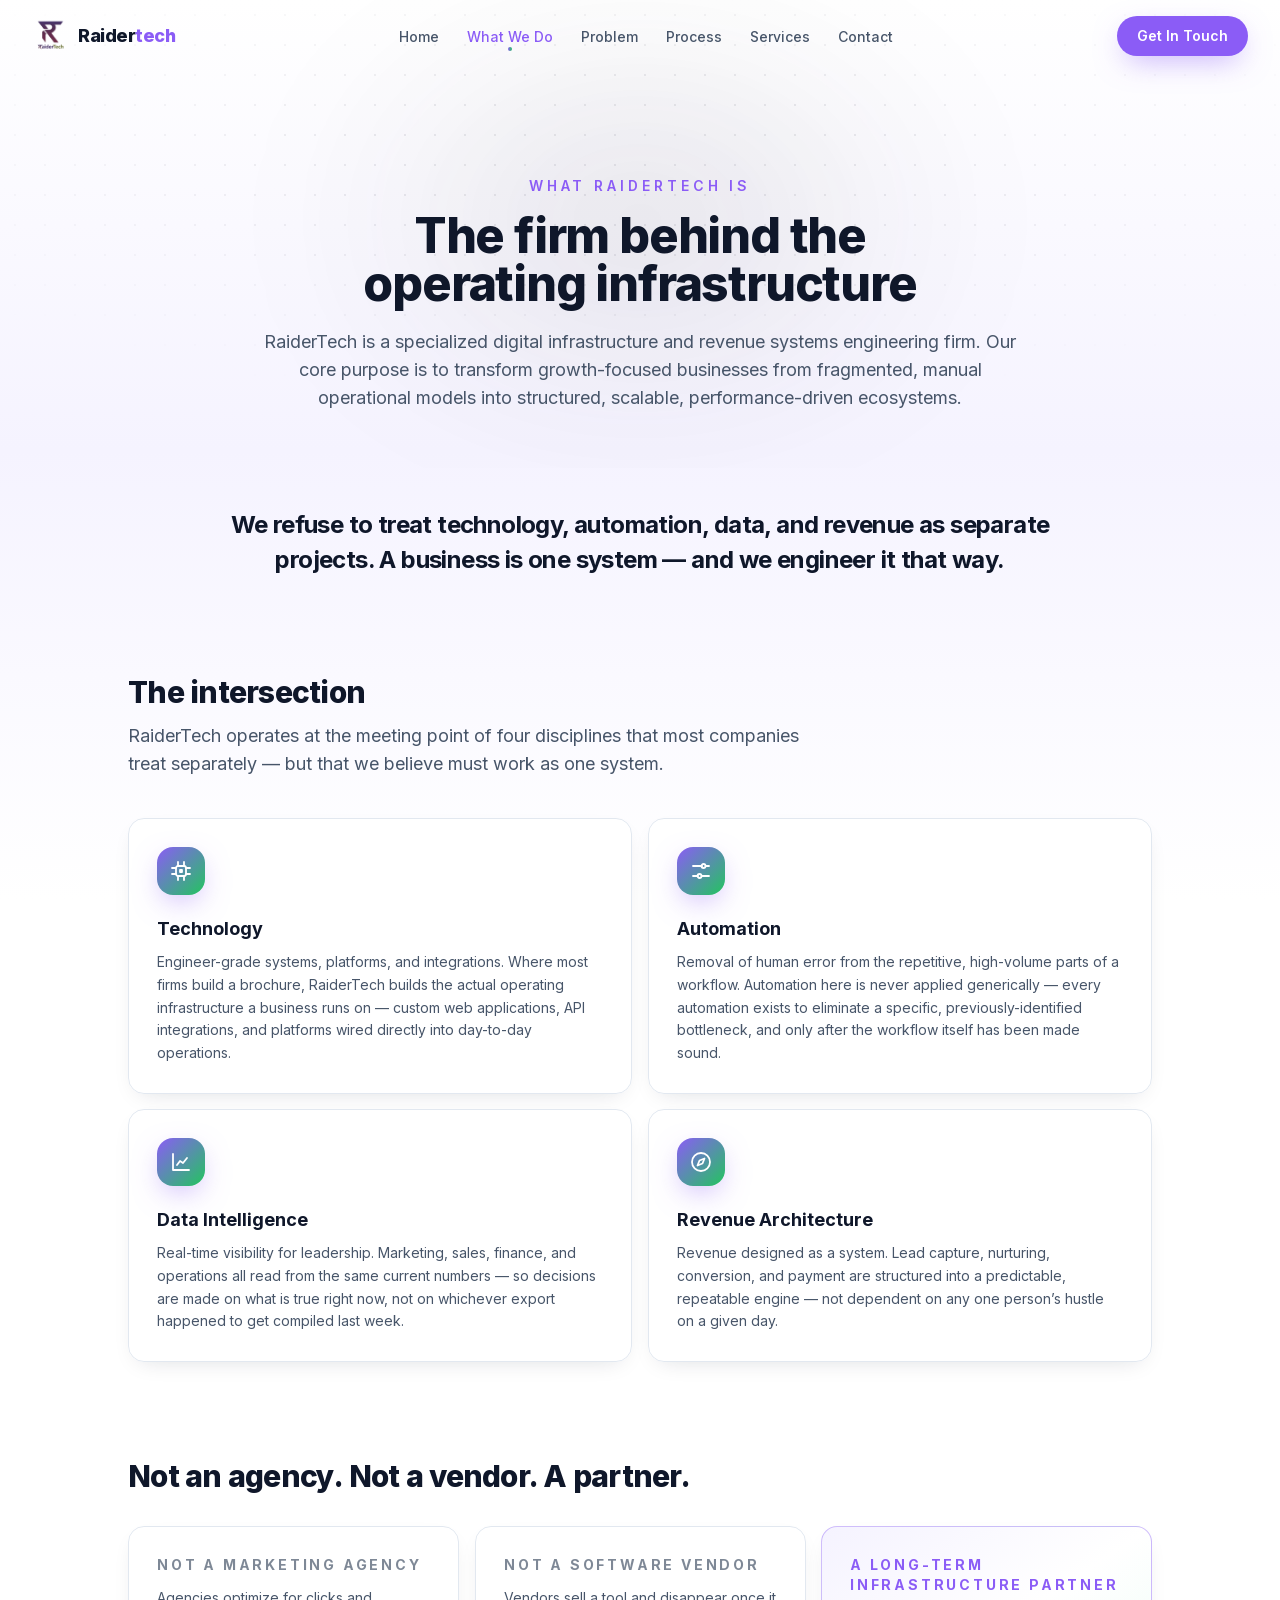
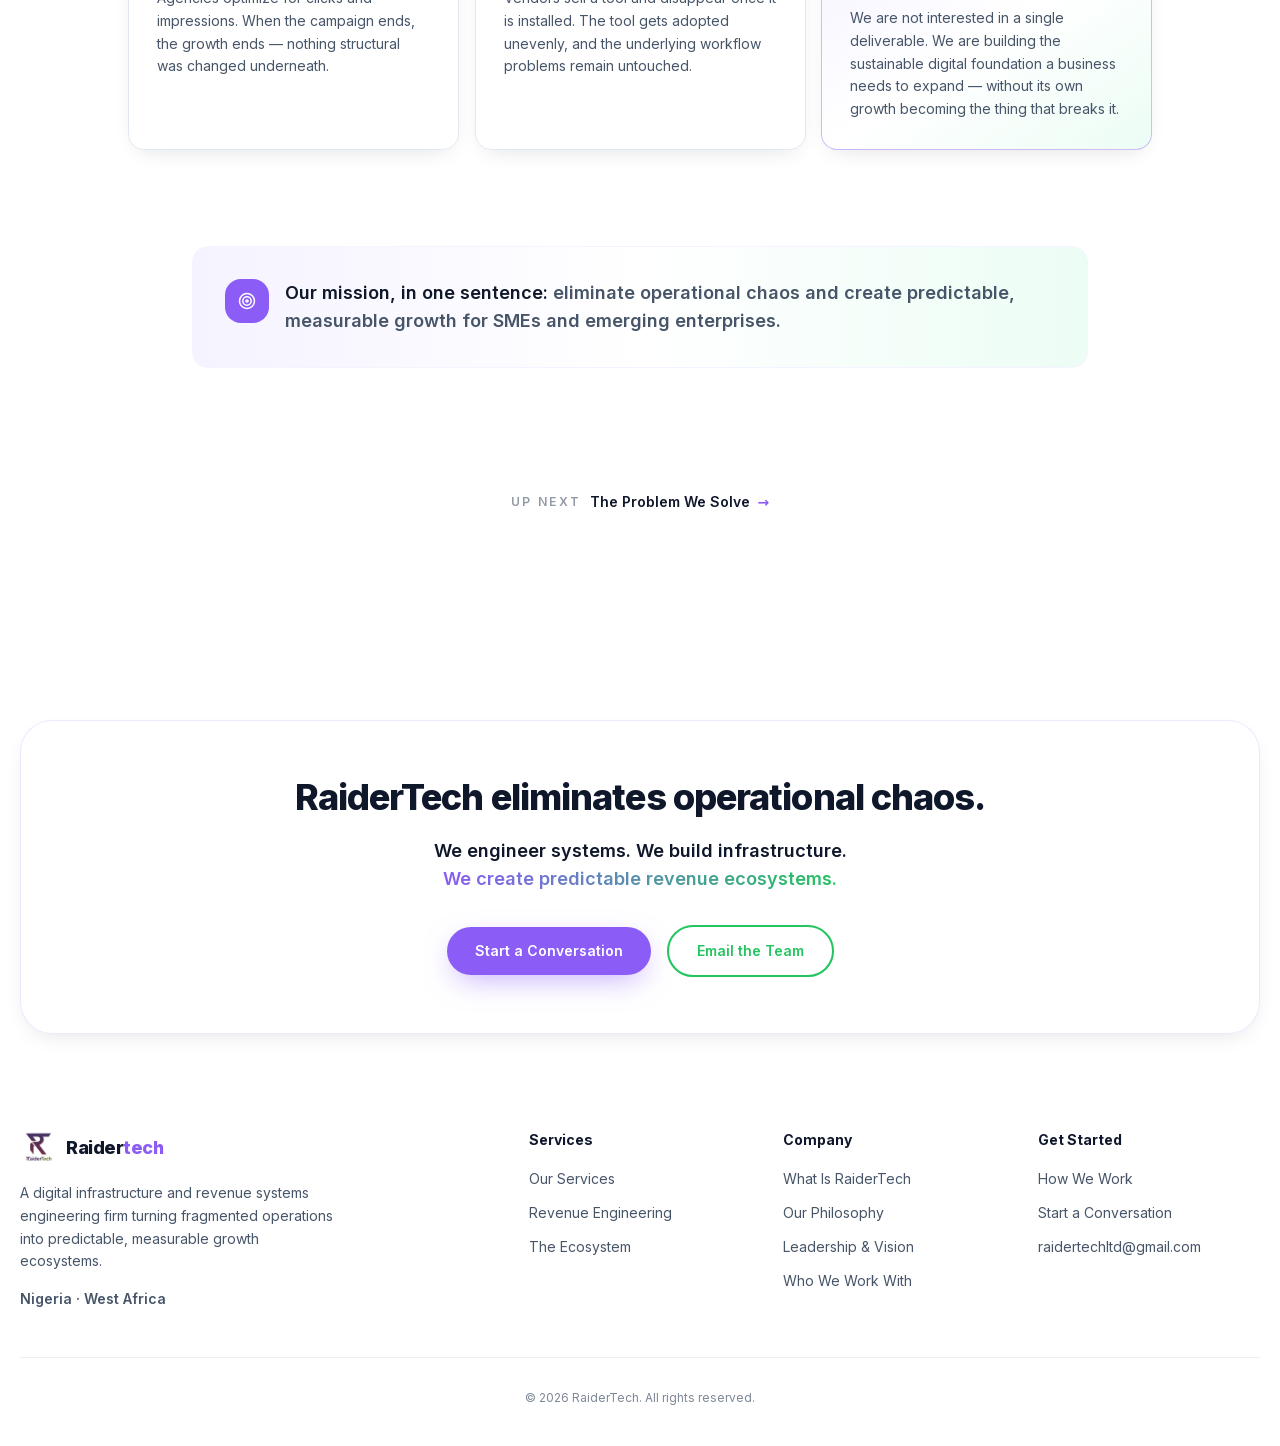
<file: what-we-do/index.html>
<!DOCTYPE html><html lang="en"><head><meta charSet="utf-8"/><meta name="viewport" content="width=device-width, initial-scale=1"/><link rel="preload" as="image" href="/raidertech-logo.png" fetchPriority="high"/><link rel="stylesheet" href="/_next/static/css/caf0065f8ac56b6b.css" data-precedence="next"/><link rel="preload" as="script" fetchPriority="low" href="/_next/static/chunks/webpack-ec64973e623d889b.js"/><script src="/_next/static/chunks/fd9d1056-87da80e0c187477b.js" async=""></script><script src="/_next/static/chunks/117-35fdc185c37d673b.js" async=""></script><script src="/_next/static/chunks/main-app-04c021b0fac00ea1.js" async=""></script><script src="/_next/static/chunks/718-068026d59cd66a0b.js" async=""></script><script src="/_next/static/chunks/51-fa287bd055326840.js" async=""></script><script src="/_next/static/chunks/app/what-we-do/page-154570607461af2c.js" async=""></script><meta name="theme-color" content="#8B5CF6"/><title>What Is RaiderTech — Digital Infrastructure &amp; Revenue Systems Engineering</title><meta name="description" content="RaiderTech is a specialized digital infrastructure and revenue systems engineering firm operating at the intersection of Technology, Automation, Data Intelligence, and Revenue Architecture."/><link rel="icon" href="/icon.png?f579bc81c4360bb5" type="image/png" sizes="512x512"/><script src="/_next/static/chunks/polyfills-42372ed130431b0a.js" noModule=""></script></head><body class="__variable_d8ebd1 font-sans antialiased"><header class="fixed inset-x-0 top-0 z-50 transition-all duration-300 bg-transparent backdrop-blur-0"><nav aria-label="Main" class="mx-auto flex h-16 max-w-7xl items-center justify-between px-5 sm:h-[72px] sm:px-8"><a class="group flex items-center gap-2.5" href="/"><img alt="RaiderTech logo" fetchPriority="high" width="40" height="40" decoding="async" data-nimg="1" class="h-9 w-9 object-contain transition-transform duration-300 group-hover:scale-110" style="color:transparent" src="/raidertech-logo.png"/><span class="text-lg font-extrabold tracking-tight text-ink">Raider<span class="text-primary">tech</span></span></a><ul class="hidden items-center gap-7 lg:flex"><li><a class="relative text-sm font-medium transition-colors duration-200 hover:text-primary text-body" href="/">Home</a></li><li><a class="relative text-sm font-medium transition-colors duration-200 hover:text-primary text-primary" href="/what-we-do/">What We Do<span aria-hidden="true" class="absolute -bottom-1.5 left-1/2 h-1 w-1 -translate-x-1/2 rounded-full bg-gradient-to-r from-primary to-secondary"></span></a></li><li><a class="relative text-sm font-medium transition-colors duration-200 hover:text-primary text-body" href="/problem/">Problem</a></li><li><a class="relative text-sm font-medium transition-colors duration-200 hover:text-primary text-body" href="/process/">Process</a></li><li><a class="relative text-sm font-medium transition-colors duration-200 hover:text-primary text-body" href="/services/">Services</a></li><li><a class="relative text-sm font-medium transition-colors duration-200 hover:text-primary text-body" href="/contact/">Contact</a></li></ul><div class="flex items-center gap-2"><a class="hidden rounded-full bg-primary px-5 py-2.5 text-sm font-semibold text-white shadow-glowPurple transition-all duration-300 hover:scale-105 hover:shadow-[0_0_30px_rgba(139,92,246,0.6)] lg:inline-flex" href="/contact/">Get In Touch</a><button type="button" aria-label="Open menu" aria-expanded="false" class="grid h-10 w-10 place-items-center rounded-xl border border-slate-200 bg-white/70 text-ink transition-colors hover:bg-white lg:hidden"><svg viewBox="0 0 24 24" fill="none" stroke="currentColor" stroke-width="2" stroke-linecap="round" class="h-5 w-5" aria-hidden="true"><path d="M4 6h16M4 12h16M4 18h16"></path></svg></button></div></nav><div class="overflow-hidden transition-all duration-300 lg:hidden max-h-0 opacity-0"><ul class="mx-5 mb-4 space-y-1 rounded-2xl border border-slate-200 bg-white/95 p-3 shadow-soft backdrop-blur-md"><li><a class="block rounded-xl px-4 py-3 text-sm font-medium transition-colors text-body hover:bg-primary-50 hover:text-primary" href="/">Home</a></li><li><a class="block rounded-xl px-4 py-3 text-sm font-medium transition-colors bg-primary-50 text-primary" href="/what-we-do/">What We Do</a></li><li><a class="block rounded-xl px-4 py-3 text-sm font-medium transition-colors text-body hover:bg-primary-50 hover:text-primary" href="/problem/">Problem</a></li><li><a class="block rounded-xl px-4 py-3 text-sm font-medium transition-colors text-body hover:bg-primary-50 hover:text-primary" href="/process/">Process</a></li><li><a class="block rounded-xl px-4 py-3 text-sm font-medium transition-colors text-body hover:bg-primary-50 hover:text-primary" href="/services/">Services</a></li><li><a class="block rounded-xl px-4 py-3 text-sm font-medium transition-colors text-body hover:bg-primary-50 hover:text-primary" href="/contact/">Contact</a></li><li class="pt-1"><a class="block rounded-full bg-primary px-5 py-3 text-center text-sm font-semibold text-white shadow-glowPurple" href="/contact/">Get In Touch</a></li></ul></div></header><main><section class="relative overflow-hidden px-5 pb-14 pt-36 text-center sm:pt-44"><div aria-hidden="true" class="pointer-events-none absolute left-1/2 top-10 -z-10 h-[360px] w-[640px] -translate-x-1/2 rounded-full opacity-60 blur-[100px]" style="background:radial-gradient(closest-side, rgba(43, 41, 48, 0.26), transparent)"></div><div aria-hidden="true" class="bg-dots mask-fade-dots pointer-events-none absolute inset-0 -z-10"></div><div class="mx-auto max-w-3xl"><div class="reveal  "><p class="text-xs font-semibold uppercase tracking-[0.28em] text-primary sm:text-sm">What RaiderTech Is</p><h1 class="text-balance mt-4 text-4xl font-extrabold tracking-tight text-ink sm:text-5xl">The firm behind the operating infrastructure</h1><p class="mt-5 text-base leading-relaxed text-body sm:text-lg">RaiderTech is a specialized digital infrastructure and revenue systems engineering firm. Our core purpose is to transform growth-focused businesses from fragmented, manual operational models into structured, scalable, performance-driven ecosystems.</p></div></div></section><section class="relative px-5 pt-10"><div class="reveal  "><p class="text-balance mx-auto max-w-4xl text-center text-xl font-bold leading-[1.45] tracking-tight text-ink sm:text-2xl sm:leading-[1.45]">We refuse to treat technology, automation, data, and revenue as separate projects. A business is one system — and we engineer it that way.</p></div></section><section class="relative px-5 py-16 sm:py-24"><div class="mx-auto max-w-5xl"><div class="reveal  "><h2 class="text-2xl font-extrabold tracking-tight text-ink sm:text-3xl">The intersection</h2><p class="mt-3 max-w-2xl text-base leading-relaxed text-body sm:text-lg">RaiderTech operates at the meeting point of four disciplines that most companies treat separately — but that we believe must work as one system.</p></div><div class="mt-10 grid gap-4 sm:grid-cols-2"><div class="reveal  "><div class="flex h-full flex-col rounded-2xl border border-slate-200 bg-white/80 p-7 shadow-soft backdrop-blur-sm transition-all duration-300 hover:-translate-y-1 hover:border-primary/30"><span class="grid h-12 w-12 place-items-center rounded-2xl bg-gradient-to-br from-primary to-secondary text-white shadow-glowPurple"><svg viewBox="0 0 24 24" fill="none" stroke="currentColor" stroke-width="1.8" stroke-linecap="round" stroke-linejoin="round" class="h-6 w-6" aria-hidden="true"><rect x="7" y="7" width="10" height="10" rx="2"></rect><rect x="11" y="11" width="2" height="2"></rect><path d="M9 3v4M15 3v4M9 17v4M15 17v4M3 9h4M3 15h4M17 9h4M17 15h4"></path></svg></span><h3 class="mt-5 text-lg font-bold text-ink">Technology</h3><p class="mt-2 text-sm leading-relaxed text-body">Engineer-grade systems, platforms, and integrations. Where most firms build a brochure, RaiderTech builds the actual operating infrastructure a business runs on — custom web applications, API integrations, and platforms wired directly into day-to-day operations.</p></div></div><div class="reveal  " style="transition-delay:90ms"><div class="flex h-full flex-col rounded-2xl border border-slate-200 bg-white/80 p-7 shadow-soft backdrop-blur-sm transition-all duration-300 hover:-translate-y-1 hover:border-primary/30"><span class="grid h-12 w-12 place-items-center rounded-2xl bg-gradient-to-br from-primary to-secondary text-white shadow-glowPurple"><svg viewBox="0 0 24 24" fill="none" stroke="currentColor" stroke-width="1.8" stroke-linecap="round" class="h-6 w-6" aria-hidden="true"><path d="M4 7h9"></path><path d="M17 7h3"></path><circle cx="14.5" cy="7" r="2"></circle><path d="M4 17h5"></path><path d="M13 17h7"></path><circle cx="10.5" cy="17" r="2"></circle></svg></span><h3 class="mt-5 text-lg font-bold text-ink">Automation</h3><p class="mt-2 text-sm leading-relaxed text-body">Removal of human error from the repetitive, high-volume parts of a workflow. Automation here is never applied generically — every automation exists to eliminate a specific, previously-identified bottleneck, and only after the workflow itself has been made sound.</p></div></div><div class="reveal  " style="transition-delay:180ms"><div class="flex h-full flex-col rounded-2xl border border-slate-200 bg-white/80 p-7 shadow-soft backdrop-blur-sm transition-all duration-300 hover:-translate-y-1 hover:border-primary/30"><span class="grid h-12 w-12 place-items-center rounded-2xl bg-gradient-to-br from-primary to-secondary text-white shadow-glowPurple"><svg viewBox="0 0 24 24" fill="none" stroke="currentColor" stroke-width="1.8" stroke-linecap="round" stroke-linejoin="round" class="h-6 w-6" aria-hidden="true"><path d="M4 4v16h16"></path><path d="m8 15 3-4 3 2 4-5"></path></svg></span><h3 class="mt-5 text-lg font-bold text-ink">Data Intelligence</h3><p class="mt-2 text-sm leading-relaxed text-body">Real-time visibility for leadership. Marketing, sales, finance, and operations all read from the same current numbers — so decisions are made on what is true right now, not on whichever export happened to get compiled last week.</p></div></div><div class="reveal  " style="transition-delay:270ms"><div class="flex h-full flex-col rounded-2xl border border-slate-200 bg-white/80 p-7 shadow-soft backdrop-blur-sm transition-all duration-300 hover:-translate-y-1 hover:border-primary/30"><span class="grid h-12 w-12 place-items-center rounded-2xl bg-gradient-to-br from-primary to-secondary text-white shadow-glowPurple"><svg viewBox="0 0 24 24" fill="none" stroke="currentColor" stroke-width="1.8" stroke-linecap="round" stroke-linejoin="round" class="h-6 w-6" aria-hidden="true"><circle cx="12" cy="12" r="9"></circle><path d="m15.5 8.5-2 5-5 2 2-5 5-2Z"></path></svg></span><h3 class="mt-5 text-lg font-bold text-ink">Revenue Architecture</h3><p class="mt-2 text-sm leading-relaxed text-body">Revenue designed as a system. Lead capture, nurturing, conversion, and payment are structured into a predictable, repeatable engine — not dependent on any one person’s hustle on a given day.</p></div></div></div></div></section><section class="relative px-5 pb-16 sm:pb-24"><div class="mx-auto max-w-5xl"><div class="reveal  "><h2 class="text-2xl font-extrabold tracking-tight text-ink sm:text-3xl">Not an agency. Not a vendor. A partner.</h2></div><div class="mt-8 grid gap-4 lg:grid-cols-3"><div class="reveal  "><div class="flex h-full flex-col rounded-2xl border border-slate-200 bg-white/80 p-7 shadow-soft"><h3 class="text-sm font-bold uppercase tracking-[0.2em] text-body/70">Not a marketing agency</h3><p class="mt-3 text-sm leading-relaxed text-body">Agencies optimize for clicks and impressions. When the campaign ends, the growth ends — nothing structural was changed underneath.</p></div></div><div class="reveal  " style="transition-delay:90ms"><div class="flex h-full flex-col rounded-2xl border border-slate-200 bg-white/80 p-7 shadow-soft"><h3 class="text-sm font-bold uppercase tracking-[0.2em] text-body/70">Not a software vendor</h3><p class="mt-3 text-sm leading-relaxed text-body">Vendors sell a tool and disappear once it is installed. The tool gets adopted unevenly, and the underlying workflow problems remain untouched.</p></div></div><div class="reveal  " style="transition-delay:180ms"><div class="flex h-full flex-col rounded-2xl border border-primary/40 bg-gradient-to-br from-primary-50 via-white to-secondary-50 p-7 shadow-soft"><h3 class="text-sm font-bold uppercase tracking-[0.2em] text-primary">A long-term infrastructure partner</h3><p class="mt-3 text-sm leading-relaxed text-body">We are not interested in a single deliverable. We are building the sustainable digital foundation a business needs to expand — without its own growth becoming the thing that breaks it.</p></div></div></div></div></section><section class="px-5 pb-20 sm:pb-24"><div class="mx-auto max-w-4xl"><div class="reveal  "><div class="flex items-start gap-4 rounded-2xl border border-primary-50 bg-gradient-to-r from-primary-50 via-white to-secondary-50 p-7 sm:p-8"><span class="grid h-11 w-11 shrink-0 place-items-center rounded-2xl bg-primary text-white"><svg viewBox="0 0 24 24" fill="none" stroke="currentColor" stroke-width="1.8" stroke-linecap="round" stroke-linejoin="round" class="h-5 w-5" aria-hidden="true"><circle cx="12" cy="12" r="9"></circle><circle cx="12" cy="12" r="5"></circle><circle cx="12" cy="12" r="1.3"></circle></svg></span><p class="text-base font-semibold leading-relaxed text-ink sm:text-lg">Our mission, in one sentence:<!-- --> <span class="text-body">eliminate operational chaos and create predictable, measurable growth for SMEs and emerging enterprises.</span></p></div></div></div></section><div class="mx-auto px-5 pb-24 pt-6 text-center sm:pb-28"><div class="reveal  "><a class="group inline-flex items-center gap-2 text-sm font-semibold text-primary transition-colors hover:text-primary-600" href="/problem/"><span class="text-xs uppercase tracking-[0.2em] text-body/60">Up next</span><span class="text-ink group-hover:underline">The Problem We Solve</span><span aria-hidden="true" class="transition-transform duration-300 group-hover:translate-x-1">→</span></a></div></div></main><section class="relative scroll-mt-24 px-5 pt-20 sm:pt-24"><div class="reveal  "><div class="mx-auto max-w-7xl rounded-[2rem] border border-primary/15 bg-white/80 px-6 py-14 text-center shadow-soft backdrop-blur-sm sm:px-12"><h2 class="text-balance text-3xl font-extrabold tracking-tight text-ink sm:text-4xl">RaiderTech eliminates operational chaos.</h2><p class="mx-auto mt-5 max-w-xl text-base font-semibold leading-relaxed text-ink sm:text-lg">We engineer systems. We build infrastructure.<br/><span class="bg-gradient-to-r from-primary to-secondary bg-clip-text text-transparent">We create predictable revenue ecosystems.</span></p><div class="mt-8 flex flex-col items-center justify-center gap-4 sm:flex-row"><a class="btn-primary" href="/contact/">Start a Conversation</a><a href="mailto:hello@raidertech.app" class="btn-green">Email the Team</a></div></div></div></section><footer class="relative px-5 pb-10 pt-20 sm:pt-24"><div class="mx-auto max-w-7xl"><div class="grid grid-cols-2 gap-8 md:grid-cols-3 lg:grid-cols-5"><div class="col-span-2"><a class="group flex items-center gap-2.5" href="/"><img alt="RaiderTech logo" loading="lazy" width="40" height="40" decoding="async" data-nimg="1" class="h-9 w-9 object-contain transition-transform duration-300 group-hover:scale-110" style="color:transparent" src="/raidertech-logo.png"/><span class="text-lg font-extrabold tracking-tight text-ink">Raider<span class="text-primary">tech</span></span></a><p class="mt-4 max-w-xs text-sm leading-relaxed text-body">A digital infrastructure and revenue systems engineering firm turning fragmented operations into predictable, measurable growth ecosystems.</p><p class="mt-4 text-sm font-semibold text-body">Nigeria · West Africa</p></div><div><h3 class="text-sm font-bold text-ink">Services</h3><ul class="mt-4 space-y-2.5"><li><a class="text-sm text-body transition-colors hover:text-primary" href="/services/">Our Services</a></li><li><a class="text-sm text-body transition-colors hover:text-primary" href="/revenue/">Revenue Engineering</a></li><li><a class="text-sm text-body transition-colors hover:text-primary" href="/ecosystem/">The Ecosystem</a></li></ul></div><div><h3 class="text-sm font-bold text-ink">Company</h3><ul class="mt-4 space-y-2.5"><li><a class="text-sm text-body transition-colors hover:text-primary" href="/what-we-do/">What Is RaiderTech</a></li><li><a class="text-sm text-body transition-colors hover:text-primary" href="/process/">Our Philosophy</a></li><li><a class="text-sm text-body transition-colors hover:text-primary" href="/leadership/">Leadership &amp; Vision</a></li><li><a class="text-sm text-body transition-colors hover:text-primary" href="/clients/">Who We Work With</a></li></ul></div><div><h3 class="text-sm font-bold text-ink">Get Started</h3><ul class="mt-4 space-y-2.5"><li><a class="text-sm text-body transition-colors hover:text-primary" href="/how-we-work/">How We Work</a></li><li><a class="text-sm text-body transition-colors hover:text-primary" href="/contact/">Start a Conversation</a></li><li><a class="text-sm text-body transition-colors hover:text-primary" href="mailto:raidertechltd@gmail.com">raidertechltd@gmail.com</a></li></ul></div></div><p class="mt-12 border-t border-slate-200/70 pt-8 text-center text-xs text-body/70">© <!-- -->2026<!-- --> RaiderTech. All rights reserved.</p></div></footer><script src="/_next/static/chunks/webpack-ec64973e623d889b.js" async=""></script><script>(self.__next_f=self.__next_f||[]).push([0]);self.__next_f.push([2,null])</script><script>self.__next_f.push([1,"1:HL[\"/_next/static/css/caf0065f8ac56b6b.css\",\"style\"]\n"])</script><script>self.__next_f.push([1,"2:I[2846,[],\"\"]\n4:I[4727,[\"718\",\"static/chunks/718-068026d59cd66a0b.js\",\"51\",\"static/chunks/51-fa287bd055326840.js\",\"649\",\"static/chunks/app/what-we-do/page-154570607461af2c.js\"],\"default\"]\n5:I[24,[\"718\",\"static/chunks/718-068026d59cd66a0b.js\",\"51\",\"static/chunks/51-fa287bd055326840.js\",\"649\",\"static/chunks/app/what-we-do/page-154570607461af2c.js\"],\"default\"]\n6:I[2972,[\"718\",\"static/chunks/718-068026d59cd66a0b.js\",\"51\",\"static/chunks/51-fa287bd055326840.js\",\"649\",\"static/chunks/app/what-we-do/page-154570607461af2c.js\"],\"\"]\n7:I[5878,[\"718\",\"static/chunks/718-068026d59cd66a0b.js\",\"51\",\"static/chunks/51-fa287bd055326840.js\",\"649\",\"static/chunks/app/what-we-do/page-154570607461af2c.js\"],\"Image\"]\n8:I[4707,[],\"\"]\n9:I[6423,[],\"\"]\nb:I[1060,[],\"\"]\nc:[]\n"])</script><script>self.__next_f.push([1,"0:[\"$\",\"$L2\",null,{\"buildId\":\"zVH44bvYmbKiQSHw4cwv1\",\"assetPrefix\":\"\",\"urlParts\":[\"\",\"what-we-do\",\"\"],\"initialTree\":[\"\",{\"children\":[\"what-we-do\",{\"children\":[\"__PAGE__\",{}]}]},\"$undefined\",\"$undefined\",true],\"initialSeedData\":[\"\",{\"children\":[\"what-we-do\",{\"children\":[\"__PAGE__\",{},[[\"$L3\",[[\"$\",\"$L4\",null,{}],[\"$\",\"main\",null,{\"children\":[[\"$\",\"section\",null,{\"className\":\"relative overflow-hidden px-5 pb-14 pt-36 text-center sm:pt-44\",\"children\":[[\"$\",\"div\",null,{\"aria-hidden\":\"true\",\"className\":\"pointer-events-none absolute left-1/2 top-10 -z-10 h-[360px] w-[640px] -translate-x-1/2 rounded-full opacity-60 blur-[100px]\",\"style\":{\"background\":\"radial-gradient(closest-side, rgba(43, 41, 48, 0.26), transparent)\"}}],[\"$\",\"div\",null,{\"aria-hidden\":\"true\",\"className\":\"bg-dots mask-fade-dots pointer-events-none absolute inset-0 -z-10\"}],[\"$\",\"div\",null,{\"className\":\"mx-auto max-w-3xl\",\"children\":[\"$\",\"$L5\",null,{\"children\":[[\"$\",\"p\",null,{\"className\":\"text-xs font-semibold uppercase tracking-[0.28em] text-primary sm:text-sm\",\"children\":\"What RaiderTech Is\"}],[\"$\",\"h1\",null,{\"className\":\"text-balance mt-4 text-4xl font-extrabold tracking-tight text-ink sm:text-5xl\",\"children\":\"The firm behind the operating infrastructure\"}],[\"$\",\"p\",null,{\"className\":\"mt-5 text-base leading-relaxed text-body sm:text-lg\",\"children\":\"RaiderTech is a specialized digital infrastructure and revenue systems engineering firm. Our core purpose is to transform growth-focused businesses from fragmented, manual operational models into structured, scalable, performance-driven ecosystems.\"}]]}]}]]}],[\"$\",\"section\",null,{\"className\":\"relative px-5 pt-10\",\"children\":[\"$\",\"$L5\",null,{\"children\":[\"$\",\"p\",null,{\"className\":\"text-balance mx-auto max-w-4xl text-center text-xl font-bold leading-[1.45] tracking-tight text-ink sm:text-2xl sm:leading-[1.45]\",\"children\":\"We refuse to treat technology, automation, data, and revenue as separate projects. A business is one system — and we engineer it that way.\"}]}]}],[\"$\",\"section\",null,{\"className\":\"relative px-5 py-16 sm:py-24\",\"children\":[\"$\",\"div\",null,{\"className\":\"mx-auto max-w-5xl\",\"children\":[[\"$\",\"$L5\",null,{\"children\":[[\"$\",\"h2\",null,{\"className\":\"text-2xl font-extrabold tracking-tight text-ink sm:text-3xl\",\"children\":\"The intersection\"}],[\"$\",\"p\",null,{\"className\":\"mt-3 max-w-2xl text-base leading-relaxed text-body sm:text-lg\",\"children\":\"RaiderTech operates at the meeting point of four disciplines that most companies treat separately — but that we believe must work as one system.\"}]]}],[\"$\",\"div\",null,{\"className\":\"mt-10 grid gap-4 sm:grid-cols-2\",\"children\":[[\"$\",\"$L5\",\"Technology\",{\"delay\":0,\"children\":[\"$\",\"div\",null,{\"className\":\"flex h-full flex-col rounded-2xl border border-slate-200 bg-white/80 p-7 shadow-soft backdrop-blur-sm transition-all duration-300 hover:-translate-y-1 hover:border-primary/30\",\"children\":[[\"$\",\"span\",null,{\"className\":\"grid h-12 w-12 place-items-center rounded-2xl bg-gradient-to-br from-primary to-secondary text-white shadow-glowPurple\",\"children\":[\"$\",\"svg\",null,{\"viewBox\":\"0 0 24 24\",\"fill\":\"none\",\"stroke\":\"currentColor\",\"strokeWidth\":\"1.8\",\"strokeLinecap\":\"round\",\"strokeLinejoin\":\"round\",\"className\":\"h-6 w-6\",\"aria-hidden\":\"true\",\"children\":[[\"$\",\"rect\",null,{\"x\":\"7\",\"y\":\"7\",\"width\":\"10\",\"height\":\"10\",\"rx\":\"2\"}],[\"$\",\"rect\",null,{\"x\":\"11\",\"y\":\"11\",\"width\":\"2\",\"height\":\"2\"}],[\"$\",\"path\",null,{\"d\":\"M9 3v4M15 3v4M9 17v4M15 17v4M3 9h4M3 15h4M17 9h4M17 15h4\"}]]}]}],[\"$\",\"h3\",null,{\"className\":\"mt-5 text-lg font-bold text-ink\",\"children\":\"Technology\"}],[\"$\",\"p\",null,{\"className\":\"mt-2 text-sm leading-relaxed text-body\",\"children\":\"Engineer-grade systems, platforms, and integrations. Where most firms build a brochure, RaiderTech builds the actual operating infrastructure a business runs on — custom web applications, API integrations, and platforms wired directly into day-to-day operations.\"}]]}]}],[\"$\",\"$L5\",\"Automation\",{\"delay\":90,\"children\":[\"$\",\"div\",null,{\"className\":\"flex h-full flex-col rounded-2xl border border-slate-200 bg-white/80 p-7 shadow-soft backdrop-blur-sm transition-all duration-300 hover:-translate-y-1 hover:border-primary/30\",\"children\":[[\"$\",\"span\",null,{\"className\":\"grid h-12 w-12 place-items-center rounded-2xl bg-gradient-to-br from-primary to-secondary text-white shadow-glowPurple\",\"children\":[\"$\",\"svg\",null,{\"viewBox\":\"0 0 24 24\",\"fill\":\"none\",\"stroke\":\"currentColor\",\"strokeWidth\":\"1.8\",\"strokeLinecap\":\"round\",\"className\":\"h-6 w-6\",\"aria-hidden\":\"true\",\"children\":[[\"$\",\"path\",null,{\"d\":\"M4 7h9\"}],[\"$\",\"path\",null,{\"d\":\"M17 7h3\"}],[\"$\",\"circle\",null,{\"cx\":\"14.5\",\"cy\":\"7\",\"r\":\"2\"}],[\"$\",\"path\",null,{\"d\":\"M4 17h5\"}],[\"$\",\"path\",null,{\"d\":\"M13 17h7\"}],[\"$\",\"circle\",null,{\"cx\":\"10.5\",\"cy\":\"17\",\"r\":\"2\"}]]}]}],[\"$\",\"h3\",null,{\"className\":\"mt-5 text-lg font-bold text-ink\",\"children\":\"Automation\"}],[\"$\",\"p\",null,{\"className\":\"mt-2 text-sm leading-relaxed text-body\",\"children\":\"Removal of human error from the repetitive, high-volume parts of a workflow. Automation here is never applied generically — every automation exists to eliminate a specific, previously-identified bottleneck, and only after the workflow itself has been made sound.\"}]]}]}],[\"$\",\"$L5\",\"Data Intelligence\",{\"delay\":180,\"children\":[\"$\",\"div\",null,{\"className\":\"flex h-full flex-col rounded-2xl border border-slate-200 bg-white/80 p-7 shadow-soft backdrop-blur-sm transition-all duration-300 hover:-translate-y-1 hover:border-primary/30\",\"children\":[[\"$\",\"span\",null,{\"className\":\"grid h-12 w-12 place-items-center rounded-2xl bg-gradient-to-br from-primary to-secondary text-white shadow-glowPurple\",\"children\":[\"$\",\"svg\",null,{\"viewBox\":\"0 0 24 24\",\"fill\":\"none\",\"stroke\":\"currentColor\",\"strokeWidth\":\"1.8\",\"strokeLinecap\":\"round\",\"strokeLinejoin\":\"round\",\"className\":\"h-6 w-6\",\"aria-hidden\":\"true\",\"children\":[[\"$\",\"path\",null,{\"d\":\"M4 4v16h16\"}],[\"$\",\"path\",null,{\"d\":\"m8 15 3-4 3 2 4-5\"}]]}]}],[\"$\",\"h3\",null,{\"className\":\"mt-5 text-lg font-bold text-ink\",\"children\":\"Data Intelligence\"}],[\"$\",\"p\",null,{\"className\":\"mt-2 text-sm leading-relaxed text-body\",\"children\":\"Real-time visibility for leadership. Marketing, sales, finance, and operations all read from the same current numbers — so decisions are made on what is true right now, not on whichever export happened to get compiled last week.\"}]]}]}],[\"$\",\"$L5\",\"Revenue Architecture\",{\"delay\":270,\"children\":[\"$\",\"div\",null,{\"className\":\"flex h-full flex-col rounded-2xl border border-slate-200 bg-white/80 p-7 shadow-soft backdrop-blur-sm transition-all duration-300 hover:-translate-y-1 hover:border-primary/30\",\"children\":[[\"$\",\"span\",null,{\"className\":\"grid h-12 w-12 place-items-center rounded-2xl bg-gradient-to-br from-primary to-secondary text-white shadow-glowPurple\",\"children\":[\"$\",\"svg\",null,{\"viewBox\":\"0 0 24 24\",\"fill\":\"none\",\"stroke\":\"currentColor\",\"strokeWidth\":\"1.8\",\"strokeLinecap\":\"round\",\"strokeLinejoin\":\"round\",\"className\":\"h-6 w-6\",\"aria-hidden\":\"true\",\"children\":[[\"$\",\"circle\",null,{\"cx\":\"12\",\"cy\":\"12\",\"r\":\"9\"}],[\"$\",\"path\",null,{\"d\":\"m15.5 8.5-2 5-5 2 2-5 5-2Z\"}]]}]}],[\"$\",\"h3\",null,{\"className\":\"mt-5 text-lg font-bold text-ink\",\"children\":\"Revenue Architecture\"}],[\"$\",\"p\",null,{\"className\":\"mt-2 text-sm leading-relaxed text-body\",\"children\":\"Revenue designed as a system. Lead capture, nurturing, conversion, and payment are structured into a predictable, repeatable engine — not dependent on any one person’s hustle on a given day.\"}]]}]}]]}]]}]}],[\"$\",\"section\",null,{\"className\":\"relative px-5 pb-16 sm:pb-24\",\"children\":[\"$\",\"div\",null,{\"className\":\"mx-auto max-w-5xl\",\"children\":[[\"$\",\"$L5\",null,{\"children\":[\"$\",\"h2\",null,{\"className\":\"text-2xl font-extrabold tracking-tight text-ink sm:text-3xl\",\"children\":\"Not an agency. Not a vendor. A partner.\"}]}],[\"$\",\"div\",null,{\"className\":\"mt-8 grid gap-4 lg:grid-cols-3\",\"children\":[[\"$\",\"$L5\",null,{\"children\":[\"$\",\"div\",null,{\"className\":\"flex h-full flex-col rounded-2xl border border-slate-200 bg-white/80 p-7 shadow-soft\",\"children\":[[\"$\",\"h3\",null,{\"className\":\"text-sm font-bold uppercase tracking-[0.2em] text-body/70\",\"children\":\"Not a marketing agency\"}],[\"$\",\"p\",null,{\"className\":\"mt-3 text-sm leading-relaxed text-body\",\"children\":\"Agencies optimize for clicks and impressions. When the campaign ends, the growth ends — nothing structural was changed underneath.\"}]]}]}],[\"$\",\"$L5\",null,{\"delay\":90,\"children\":[\"$\",\"div\",null,{\"className\":\"flex h-full flex-col rounded-2xl border border-slate-200 bg-white/80 p-7 shadow-soft\",\"children\":[[\"$\",\"h3\",null,{\"className\":\"text-sm font-bold uppercase tracking-[0.2em] text-body/70\",\"children\":\"Not a software vendor\"}],[\"$\",\"p\",null,{\"className\":\"mt-3 text-sm leading-relaxed text-body\",\"children\":\"Vendors sell a tool and disappear once it is installed. The tool gets adopted unevenly, and the underlying workflow problems remain untouched.\"}]]}]}],[\"$\",\"$L5\",null,{\"delay\":180,\"children\":[\"$\",\"div\",null,{\"className\":\"flex h-full flex-col rounded-2xl border border-primary/40 bg-gradient-to-br from-primary-50 via-white to-secondary-50 p-7 shadow-soft\",\"children\":[[\"$\",\"h3\",null,{\"className\":\"text-sm font-bold uppercase tracking-[0.2em] text-primary\",\"children\":\"A long-term infrastructure partner\"}],[\"$\",\"p\",null,{\"className\":\"mt-3 text-sm leading-relaxed text-body\",\"children\":\"We are not interested in a single deliverable. We are building the sustainable digital foundation a business needs to expand — without its own growth becoming the thing that breaks it.\"}]]}]}]]}]]}]}],[\"$\",\"section\",null,{\"className\":\"px-5 pb-20 sm:pb-24\",\"children\":[\"$\",\"div\",null,{\"className\":\"mx-auto max-w-4xl\",\"children\":[\"$\",\"$L5\",null,{\"children\":[\"$\",\"div\",null,{\"className\":\"flex items-start gap-4 rounded-2xl border border-primary-50 bg-gradient-to-r from-primary-50 via-white to-secondary-50 p-7 sm:p-8\",\"children\":[[\"$\",\"span\",null,{\"className\":\"grid h-11 w-11 shrink-0 place-items-center rounded-2xl bg-primary text-white\",\"children\":[\"$\",\"svg\",null,{\"viewBox\":\"0 0 24 24\",\"fill\":\"none\",\"stroke\":\"currentColor\",\"strokeWidth\":\"1.8\",\"strokeLinecap\":\"round\",\"strokeLinejoin\":\"round\",\"className\":\"h-5 w-5\",\"aria-hidden\":\"true\",\"children\":[[\"$\",\"circle\",null,{\"cx\":\"12\",\"cy\":\"12\",\"r\":\"9\"}],[\"$\",\"circle\",null,{\"cx\":\"12\",\"cy\":\"12\",\"r\":\"5\"}],[\"$\",\"circle\",null,{\"cx\":\"12\",\"cy\":\"12\",\"r\":\"1.3\"}]]}]}],[\"$\",\"p\",null,{\"className\":\"text-base font-semibold leading-relaxed text-ink sm:text-lg\",\"children\":[\"Our mission, in one sentence:\",\" \",[\"$\",\"span\",null,{\"className\":\"text-body\",\"children\":\"eliminate operational chaos and create predictable, measurable growth for SMEs and emerging enterprises.\"}]]}]]}]}]}]}],[\"$\",\"div\",null,{\"className\":\"mx-auto px-5 pb-24 pt-6 text-center sm:pb-28\",\"children\":[\"$\",\"$L5\",null,{\"children\":[\"$\",\"$L6\",null,{\"href\":\"/problem\",\"className\":\"group inline-flex items-center gap-2 text-sm font-semibold text-primary transition-colors hover:text-primary-600\",\"children\":[[\"$\",\"span\",null,{\"className\":\"text-xs uppercase tracking-[0.2em] text-body/60\",\"children\":\"Up next\"}],[\"$\",\"span\",null,{\"className\":\"text-ink group-hover:underline\",\"children\":\"The Problem We Solve\"}],[\"$\",\"span\",null,{\"aria-hidden\":\"true\",\"className\":\"transition-transform duration-300 group-hover:translate-x-1\",\"children\":\"→\"}]]}]}]}]]}],[\"$\",\"section\",null,{\"className\":\"relative scroll-mt-24 px-5 pt-20 sm:pt-24\",\"children\":[\"$\",\"$L5\",null,{\"children\":[\"$\",\"div\",null,{\"className\":\"mx-auto max-w-7xl rounded-[2rem] border border-primary/15 bg-white/80 px-6 py-14 text-center shadow-soft backdrop-blur-sm sm:px-12\",\"children\":[[\"$\",\"h2\",null,{\"className\":\"text-balance text-3xl font-extrabold tracking-tight text-ink sm:text-4xl\",\"children\":\"RaiderTech eliminates operational chaos.\"}],[\"$\",\"p\",null,{\"className\":\"mx-auto mt-5 max-w-xl text-base font-semibold leading-relaxed text-ink sm:text-lg\",\"children\":[\"We engineer systems. We build infrastructure.\",[\"$\",\"br\",null,{}],[\"$\",\"span\",null,{\"className\":\"bg-gradient-to-r from-primary to-secondary bg-clip-text text-transparent\",\"children\":\"We create predictable revenue ecosystems.\"}]]}],[\"$\",\"div\",null,{\"className\":\"mt-8 flex flex-col items-center justify-center gap-4 sm:flex-row\",\"children\":[[\"$\",\"$L6\",null,{\"href\":\"/contact\",\"className\":\"btn-primary\",\"children\":\"Start a Conversation\"}],[\"$\",\"a\",null,{\"href\":\"mailto:hello@raidertech.app\",\"className\":\"btn-green\",\"children\":\"Email the Team\"}]]}]]}]}]}],[\"$\",\"footer\",null,{\"className\":\"relative px-5 pb-10 pt-20 sm:pt-24\",\"children\":[\"$\",\"div\",null,{\"className\":\"mx-auto max-w-7xl\",\"children\":[[\"$\",\"div\",null,{\"className\":\"grid grid-cols-2 gap-8 md:grid-cols-3 lg:grid-cols-5\",\"children\":[[\"$\",\"div\",null,{\"className\":\"col-span-2\",\"children\":[[\"$\",\"$L6\",null,{\"href\":\"/\",\"className\":\"group flex items-center gap-2.5\",\"children\":[[\"$\",\"$L7\",null,{\"src\":\"/raidertech-logo.png\",\"alt\":\"RaiderTech logo\",\"width\":40,\"height\":40,\"className\":\"h-9 w-9 object-contain transition-transform duration-300 group-hover:scale-110\"}],[\"$\",\"span\",null,{\"className\":\"text-lg font-extrabold tracking-tight text-ink\",\"children\":[\"Raider\",[\"$\",\"span\",null,{\"className\":\"text-primary\",\"children\":\"tech\"}]]}]]}],[\"$\",\"p\",null,{\"className\":\"mt-4 max-w-xs text-sm leading-relaxed text-body\",\"children\":\"A digital infrastructure and revenue systems engineering firm turning fragmented operations into predictable, measurable growth ecosystems.\"}],[\"$\",\"p\",null,{\"className\":\"mt-4 text-sm font-semibold text-body\",\"children\":\"Nigeria · West Africa\"}]]}],[[\"$\",\"div\",\"Services\",{\"children\":[[\"$\",\"h3\",null,{\"className\":\"text-sm font-bold text-ink\",\"children\":\"Services\"}],[\"$\",\"ul\",null,{\"className\":\"mt-4 space-y-2.5\",\"children\":[[\"$\",\"li\",\"Our Services\",{\"children\":[\"$\",\"$L6\",null,{\"href\":\"/services\",\"className\":\"text-sm text-body transition-colors hover:text-primary\",\"children\":\"Our Services\"}]}],[\"$\",\"li\",\"Revenue Engineering\",{\"children\":[\"$\",\"$L6\",null,{\"href\":\"/revenue\",\"className\":\"text-sm text-body transition-colors hover:text-primary\",\"children\":\"Revenue Engineering\"}]}],[\"$\",\"li\",\"The Ecosystem\",{\"children\":[\"$\",\"$L6\",null,{\"href\":\"/ecosystem\",\"className\":\"text-sm text-body transition-colors hover:text-primary\",\"children\":\"The Ecosystem\"}]}]]}]]}],[\"$\",\"div\",\"Company\",{\"children\":[[\"$\",\"h3\",null,{\"className\":\"text-sm font-bold text-ink\",\"children\":\"Company\"}],[\"$\",\"ul\",null,{\"className\":\"mt-4 space-y-2.5\",\"children\":[[\"$\",\"li\",\"What Is RaiderTech\",{\"children\":[\"$\",\"$L6\",null,{\"href\":\"/what-we-do\",\"className\":\"text-sm text-body transition-colors hover:text-primary\",\"children\":\"What Is RaiderTech\"}]}],[\"$\",\"li\",\"Our Philosophy\",{\"children\":[\"$\",\"$L6\",null,{\"href\":\"/process\",\"className\":\"text-sm text-body transition-colors hover:text-primary\",\"children\":\"Our Philosophy\"}]}],[\"$\",\"li\",\"Leadership \u0026 Vision\",{\"children\":[\"$\",\"$L6\",null,{\"href\":\"/leadership\",\"className\":\"text-sm text-body transition-colors hover:text-primary\",\"children\":\"Leadership \u0026 Vision\"}]}],[\"$\",\"li\",\"Who We Work With\",{\"children\":[\"$\",\"$L6\",null,{\"href\":\"/clients\",\"className\":\"text-sm text-body transition-colors hover:text-primary\",\"children\":\"Who We Work With\"}]}]]}]]}],[\"$\",\"div\",\"Get Started\",{\"children\":[[\"$\",\"h3\",null,{\"className\":\"text-sm font-bold text-ink\",\"children\":\"Get Started\"}],[\"$\",\"ul\",null,{\"className\":\"mt-4 space-y-2.5\",\"children\":[[\"$\",\"li\",\"How We Work\",{\"children\":[\"$\",\"$L6\",null,{\"href\":\"/how-we-work\",\"className\":\"text-sm text-body transition-colors hover:text-primary\",\"children\":\"How We Work\"}]}],[\"$\",\"li\",\"Start a Conversation\",{\"children\":[\"$\",\"$L6\",null,{\"href\":\"/contact\",\"className\":\"text-sm text-body transition-colors hover:text-primary\",\"children\":\"Start a Conversation\"}]}],[\"$\",\"li\",\"raidertechltd@gmail.com\",{\"children\":[\"$\",\"$L6\",null,{\"href\":\"mailto:raidertechltd@gmail.com\",\"className\":\"text-sm text-body transition-colors hover:text-primary\",\"children\":\"raidertechltd@gmail.com\"}]}]]}]]}]]]}],[\"$\",\"p\",null,{\"className\":\"mt-12 border-t border-slate-200/70 pt-8 text-center text-xs text-body/70\",\"children\":[\"© \",2026,\" RaiderTech. All rights reserved.\"]}]]}]}]],null],null],null]},[null,[\"$\",\"$L8\",null,{\"parallelRouterKey\":\"children\",\"segmentPath\":[\"children\",\"what-we-do\",\"children\"],\"error\":\"$undefined\",\"errorStyles\":\"$undefined\",\"errorScripts\":\"$undefined\",\"template\":[\"$\",\"$L9\",null,{}],\"templateStyles\":\"$undefined\",\"templateScripts\":\"$undefined\",\"notFound\":\"$undefined\",\"notFoundStyles\":\"$undefined\"}]],null]},[[[[\"$\",\"link\",\"0\",{\"rel\":\"stylesheet\",\"href\":\"/_next/static/css/caf0065f8ac56b6b.css\",\"precedence\":\"next\",\"crossOrigin\":\"$undefined\"}]],[\"$\",\"html\",null,{\"lang\":\"en\",\"children\":[\"$\",\"body\",null,{\"className\":\"__variable_d8ebd1 font-sans antialiased\",\"children\":[\"$\",\"$L8\",null,{\"parallelRouterKey\":\"children\",\"segmentPath\":[\"children\"],\"error\":\"$undefined\",\"errorStyles\":\"$undefined\",\"errorScripts\":\"$undefined\",\"template\":[\"$\",\"$L9\",null,{}],\"templateStyles\":\"$undefined\",\"templateScripts\":\"$undefined\",\"notFound\":[[\"$\",\"title\",null,{\"children\":\"404: This page could not be found.\"}],[\"$\",\"div\",null,{\"style\":{\"fontFamily\":\"system-ui,\\\"Segoe UI\\\",Roboto,Helvetica,Arial,sans-serif,\\\"Apple Color Emoji\\\",\\\"Segoe UI Emoji\\\"\",\"height\":\"100vh\",\"textAlign\":\"center\",\"display\":\"flex\",\"flexDirection\":\"column\",\"alignItems\":\"center\",\"justifyContent\":\"center\"},\"children\":[\"$\",\"div\",null,{\"children\":[[\"$\",\"style\",null,{\"dangerouslySetInnerHTML\":{\"__html\":\"body{color:#000;background:#fff;margin:0}.next-error-h1{border-right:1px solid rgba(0,0,0,.3)}@media (prefers-color-scheme:dark){body{color:#fff;background:#000}.next-error-h1{border-right:1px solid rgba(255,255,255,.3)}}\"}}],[\"$\",\"h1\",null,{\"className\":\"next-error-h1\",\"style\":{\"display\":\"inline-block\",\"margin\":\"0 20px 0 0\",\"padding\":\"0 23px 0 0\",\"fontSize\":24,\"fontWeight\":500,\"verticalAlign\":\"top\",\"lineHeight\":\"49px\"},\"children\":\"404\"}],[\"$\",\"div\",null,{\"style\":{\"display\":\"inline-block\"},\"children\":[\"$\",\"h2\",null,{\"style\":{\"fontSize\":14,\"fontWeight\":400,\"lineHeight\":\"49px\",\"margin\":0},\"children\":\"This page could not be found.\"}]}]]}]}]],\"notFoundStyles\":[]}]}]}]],null],null],\"couldBeIntercepted\":false,\"initialHead\":[null,\"$La\"],\"globalErrorComponent\":\"$b\",\"missingSlots\":\"$Wc\"}]\n"])</script><script>self.__next_f.push([1,"a:[[\"$\",\"meta\",\"0\",{\"name\":\"viewport\",\"content\":\"width=device-width, initial-scale=1\"}],[\"$\",\"meta\",\"1\",{\"name\":\"theme-color\",\"content\":\"#8B5CF6\"}],[\"$\",\"meta\",\"2\",{\"charSet\":\"utf-8\"}],[\"$\",\"title\",\"3\",{\"children\":\"What Is RaiderTech — Digital Infrastructure \u0026 Revenue Systems Engineering\"}],[\"$\",\"meta\",\"4\",{\"name\":\"description\",\"content\":\"RaiderTech is a specialized digital infrastructure and revenue systems engineering firm operating at the intersection of Technology, Automation, Data Intelligence, and Revenue Architecture.\"}],[\"$\",\"link\",\"5\",{\"rel\":\"icon\",\"href\":\"/icon.png?f579bc81c4360bb5\",\"type\":\"image/png\",\"sizes\":\"512x512\"}]]\n3:null\n"])</script></body></html>
</file>
<file: _next/static/css/caf0065f8ac56b6b.css>
@font-face{font-family:__Inter_d8ebd1;font-style:normal;font-weight:100 900;font-display:swap;src:url(/_next/static/media/ba9851c3c22cd980-s.woff2) format("woff2");unicode-range:u+0460-052f,u+1c80-1c8a,u+20b4,u+2de0-2dff,u+a640-a69f,u+fe2e-fe2f}@font-face{font-family:__Inter_d8ebd1;font-style:normal;font-weight:100 900;font-display:swap;src:url(/_next/static/media/21350d82a1f187e9-s.woff2) format("woff2");unicode-range:u+0301,u+0400-045f,u+0490-0491,u+04b0-04b1,u+2116}@font-face{font-family:__Inter_d8ebd1;font-style:normal;font-weight:100 900;font-display:swap;src:url(/_next/static/media/c5fe6dc8356a8c31-s.woff2) format("woff2");unicode-range:u+1f??}@font-face{font-family:__Inter_d8ebd1;font-style:normal;font-weight:100 900;font-display:swap;src:url(/_next/static/media/19cfc7226ec3afaa-s.woff2) format("woff2");unicode-range:u+0370-0377,u+037a-037f,u+0384-038a,u+038c,u+038e-03a1,u+03a3-03ff}@font-face{font-family:__Inter_d8ebd1;font-style:normal;font-weight:100 900;font-display:swap;src:url(/_next/static/media/df0a9ae256c0569c-s.woff2) format("woff2");unicode-range:u+0102-0103,u+0110-0111,u+0128-0129,u+0168-0169,u+01a0-01a1,u+01af-01b0,u+0300-0301,u+0303-0304,u+0308-0309,u+0323,u+0329,u+1ea0-1ef9,u+20ab}@font-face{font-family:__Inter_d8ebd1;font-style:normal;font-weight:100 900;font-display:swap;src:url(/_next/static/media/8e9860b6e62d6359-s.woff2) format("woff2");unicode-range:u+0100-02ba,u+02bd-02c5,u+02c7-02cc,u+02ce-02d7,u+02dd-02ff,u+0304,u+0308,u+0329,u+1d00-1dbf,u+1e00-1e9f,u+1ef2-1eff,u+2020,u+20a0-20ab,u+20ad-20c4,u+2113,u+2c60-2c7f,u+a720-a7ff}@font-face{font-family:__Inter_d8ebd1;font-style:normal;font-weight:100 900;font-display:swap;src:url(/_next/static/media/e4af272ccee01ff0-s.p.woff2) format("woff2");unicode-range:u+00??,u+0131,u+0152-0153,u+02bb-02bc,u+02c6,u+02da,u+02dc,u+0304,u+0308,u+0329,u+2000-206f,u+20ac,u+2122,u+2191,u+2193,u+2212,u+2215,u+feff,u+fffd}@font-face{font-family:__Inter_Fallback_d8ebd1;src:local("Arial");ascent-override:90.49%;descent-override:22.56%;line-gap-override:0.00%;size-adjust:107.06%}.__className_d8ebd1{font-family:__Inter_d8ebd1,__Inter_Fallback_d8ebd1;font-style:normal}.__variable_d8ebd1{--font-inter:"__Inter_d8ebd1","__Inter_Fallback_d8ebd1"}*,:after,:before{--tw-border-spacing-x:0;--tw-border-spacing-y:0;--tw-translate-x:0;--tw-translate-y:0;--tw-rotate:0;--tw-skew-x:0;--tw-skew-y:0;--tw-scale-x:1;--tw-scale-y:1;--tw-pan-x: ;--tw-pan-y: ;--tw-pinch-zoom: ;--tw-scroll-snap-strictness:proximity;--tw-gradient-from-position: ;--tw-gradient-via-position: ;--tw-gradient-to-position: ;--tw-ordinal: ;--tw-slashed-zero: ;--tw-numeric-figure: ;--tw-numeric-spacing: ;--tw-numeric-fraction: ;--tw-ring-inset: ;--tw-ring-offset-width:0px;--tw-ring-offset-color:#fff;--tw-ring-color:rgba(59,130,246,.5);--tw-ring-offset-shadow:0 0 #0000;--tw-ring-shadow:0 0 #0000;--tw-shadow:0 0 #0000;--tw-shadow-colored:0 0 #0000;--tw-blur: ;--tw-brightness: ;--tw-contrast: ;--tw-grayscale: ;--tw-hue-rotate: ;--tw-invert: ;--tw-saturate: ;--tw-sepia: ;--tw-drop-shadow: ;--tw-backdrop-blur: ;--tw-backdrop-brightness: ;--tw-backdrop-contrast: ;--tw-backdrop-grayscale: ;--tw-backdrop-hue-rotate: ;--tw-backdrop-invert: ;--tw-backdrop-opacity: ;--tw-backdrop-saturate: ;--tw-backdrop-sepia: ;--tw-contain-size: ;--tw-contain-layout: ;--tw-contain-paint: ;--tw-contain-style: }::backdrop{--tw-border-spacing-x:0;--tw-border-spacing-y:0;--tw-translate-x:0;--tw-translate-y:0;--tw-rotate:0;--tw-skew-x:0;--tw-skew-y:0;--tw-scale-x:1;--tw-scale-y:1;--tw-pan-x: ;--tw-pan-y: ;--tw-pinch-zoom: ;--tw-scroll-snap-strictness:proximity;--tw-gradient-from-position: ;--tw-gradient-via-position: ;--tw-gradient-to-position: ;--tw-ordinal: ;--tw-slashed-zero: ;--tw-numeric-figure: ;--tw-numeric-spacing: ;--tw-numeric-fraction: ;--tw-ring-inset: ;--tw-ring-offset-width:0px;--tw-ring-offset-color:#fff;--tw-ring-color:rgba(59,130,246,.5);--tw-ring-offset-shadow:0 0 #0000;--tw-ring-shadow:0 0 #0000;--tw-shadow:0 0 #0000;--tw-shadow-colored:0 0 #0000;--tw-blur: ;--tw-brightness: ;--tw-contrast: ;--tw-grayscale: ;--tw-hue-rotate: ;--tw-invert: ;--tw-saturate: ;--tw-sepia: ;--tw-drop-shadow: ;--tw-backdrop-blur: ;--tw-backdrop-brightness: ;--tw-backdrop-contrast: ;--tw-backdrop-grayscale: ;--tw-backdrop-hue-rotate: ;--tw-backdrop-invert: ;--tw-backdrop-opacity: ;--tw-backdrop-saturate: ;--tw-backdrop-sepia: ;--tw-contain-size: ;--tw-contain-layout: ;--tw-contain-paint: ;--tw-contain-style: }/*
! tailwindcss v3.4.19 | MIT License | https://tailwindcss.com
*/*,:after,:before{box-sizing:border-box;border:0 solid #e5e7eb}:after,:before{--tw-content:""}:host,html{line-height:1.5;-webkit-text-size-adjust:100%;-moz-tab-size:4;tab-size:4;font-family:var(--font-inter),ui-sans-serif,system-ui,sans-serif;font-feature-settings:normal;font-variation-settings:normal;-webkit-tap-highlight-color:transparent}body{margin:0;line-height:inherit}hr{height:0;color:inherit;border-top-width:1px}abbr:where([title]){text-decoration:underline dotted}h1,h2,h3,h4,h5,h6{font-size:inherit;font-weight:inherit}a{color:inherit;text-decoration:inherit}b,strong{font-weight:bolder}code,kbd,pre,samp{font-family:ui-monospace,SFMono-Regular,Menlo,Monaco,Consolas,Liberation Mono,Courier New,monospace;font-feature-settings:normal;font-variation-settings:normal;font-size:1em}small{font-size:80%}sub,sup{font-size:75%;line-height:0;position:relative;vertical-align:baseline}sub{bottom:-.25em}sup{top:-.5em}table{text-indent:0;border-color:inherit;border-collapse:collapse}button,input,optgroup,select,textarea{font-family:inherit;font-feature-settings:inherit;font-variation-settings:inherit;font-size:100%;font-weight:inherit;line-height:inherit;letter-spacing:inherit;color:inherit;margin:0;padding:0}button,select{text-transform:none}button,input:where([type=button]),input:where([type=reset]),input:where([type=submit]){-webkit-appearance:button;background-color:transparent;background-image:none}:-moz-focusring{outline:auto}:-moz-ui-invalid{box-shadow:none}progress{vertical-align:baseline}::-webkit-inner-spin-button,::-webkit-outer-spin-button{height:auto}[type=search]{-webkit-appearance:textfield;outline-offset:-2px}::-webkit-search-decoration{-webkit-appearance:none}::-webkit-file-upload-button{-webkit-appearance:button;font:inherit}summary{display:list-item}blockquote,dd,dl,figure,h1,h2,h3,h4,h5,h6,hr,p,pre{margin:0}fieldset{margin:0}fieldset,legend{padding:0}menu,ol,ul{list-style:none;margin:0;padding:0}dialog{padding:0}textarea{resize:vertical}input::placeholder,textarea::placeholder{opacity:1;color:#9ca3af}[role=button],button{cursor:pointer}:disabled{cursor:default}audio,canvas,embed,iframe,img,object,svg,video{display:block;vertical-align:middle}img,video{max-width:100%;height:auto}[hidden]:where(:not([hidden=until-found])){display:none}.btn-primary{display:inline-flex;align-items:center;justify-content:center;gap:.5rem;border-radius:9999px;--tw-bg-opacity:1;background-color:rgb(139 92 246/var(--tw-bg-opacity,1));padding:.875rem 1.75rem;font-size:.875rem;line-height:1.25rem;font-weight:600;--tw-text-opacity:1;color:rgb(255 255 255/var(--tw-text-opacity,1));--tw-shadow:0 10px 30px -8px rgba(139,92,246,.55);--tw-shadow-colored:0 10px 30px -8px var(--tw-shadow-color);transition-property:all;transition-timing-function:cubic-bezier(.4,0,.2,1);transition-duration:.3s}.btn-primary,.btn-primary:hover{box-shadow:var(--tw-ring-offset-shadow,0 0 #0000),var(--tw-ring-shadow,0 0 #0000),var(--tw-shadow)}.btn-primary:hover{--tw-scale-x:1.05;--tw-scale-y:1.05;transform:translate(var(--tw-translate-x),var(--tw-translate-y)) rotate(var(--tw-rotate)) skewX(var(--tw-skew-x)) skewY(var(--tw-skew-y)) scaleX(var(--tw-scale-x)) scaleY(var(--tw-scale-y));--tw-shadow:0 0 30px rgba(139,92,246,.6);--tw-shadow-colored:0 0 30px var(--tw-shadow-color)}.btn-green{display:inline-flex;align-items:center;justify-content:center;gap:.5rem;border-radius:9999px;border-width:2px;--tw-border-opacity:1;border-color:rgb(34 197 94/var(--tw-border-opacity,1));background-color:hsla(0,0%,100%,.7);padding:.875rem 1.75rem;font-size:.875rem;line-height:1.25rem;font-weight:600;--tw-text-opacity:1;color:rgb(34 197 94/var(--tw-text-opacity,1));transition-property:all;transition-timing-function:cubic-bezier(.4,0,.2,1);transition-duration:.3s}.btn-green:hover{--tw-scale-x:1.05;--tw-scale-y:1.05;transform:translate(var(--tw-translate-x),var(--tw-translate-y)) rotate(var(--tw-rotate)) skewX(var(--tw-skew-x)) skewY(var(--tw-skew-y)) scaleX(var(--tw-scale-x)) scaleY(var(--tw-scale-y));background-color:rgba(34,197,94,.05);--tw-shadow:0 0 30px rgba(34,197,94,.5);--tw-shadow-colored:0 0 30px var(--tw-shadow-color);box-shadow:var(--tw-ring-offset-shadow,0 0 #0000),var(--tw-ring-shadow,0 0 #0000),var(--tw-shadow)}.btn-green-dark{display:inline-flex;align-items:center;justify-content:center;gap:.5rem;border-radius:9999px;border-width:2px;border-color:rgba(34,197,94,.7);background-color:hsla(0,0%,100%,.05);padding:.875rem 1.75rem;font-size:.875rem;line-height:1.25rem;font-weight:600;--tw-text-opacity:1;color:rgb(34 197 94/var(--tw-text-opacity,1));--tw-backdrop-blur:blur(4px);-webkit-backdrop-filter:var(--tw-backdrop-blur) var(--tw-backdrop-brightness) var(--tw-backdrop-contrast) var(--tw-backdrop-grayscale) var(--tw-backdrop-hue-rotate) var(--tw-backdrop-invert) var(--tw-backdrop-opacity) var(--tw-backdrop-saturate) var(--tw-backdrop-sepia);backdrop-filter:var(--tw-backdrop-blur) var(--tw-backdrop-brightness) var(--tw-backdrop-contrast) var(--tw-backdrop-grayscale) var(--tw-backdrop-hue-rotate) var(--tw-backdrop-invert) var(--tw-backdrop-opacity) var(--tw-backdrop-saturate) var(--tw-backdrop-sepia);transition-property:all;transition-timing-function:cubic-bezier(.4,0,.2,1);transition-duration:.3s}.btn-green-dark:hover{--tw-scale-x:1.05;--tw-scale-y:1.05;transform:translate(var(--tw-translate-x),var(--tw-translate-y)) rotate(var(--tw-rotate)) skewX(var(--tw-skew-x)) skewY(var(--tw-skew-y)) scaleX(var(--tw-scale-x)) scaleY(var(--tw-scale-y));background-color:rgba(34,197,94,.1);--tw-shadow:0 0 30px rgba(34,197,94,.5);--tw-shadow-colored:0 0 30px var(--tw-shadow-color);box-shadow:var(--tw-ring-offset-shadow,0 0 #0000),var(--tw-ring-shadow,0 0 #0000),var(--tw-shadow)}.pointer-events-none{pointer-events:none}.visible{visibility:visible}.invisible{visibility:hidden}.static{position:static}.fixed{position:fixed}.absolute{position:absolute}.relative{position:relative}.inset-0{inset:0}.inset-x-0{left:0;right:0}.-bottom-1\.5{bottom:-.375rem}.bottom-0{bottom:0}.left-1\/2{left:50%}.left-\[8\%\]{left:8%}.right-\[10\%\]{right:10%}.top-0{top:0}.top-1\/3{top:33.333333%}.top-1\/4{top:25%}.top-10{top:2.5rem}.top-14{top:3.5rem}.top-16{top:4rem}.-z-10{z-index:-10}.-z-20{z-index:-20}.-z-30{z-index:-30}.z-50{z-index:50}.col-span-2{grid-column:span 2/span 2}.mx-5{margin-left:1.25rem;margin-right:1.25rem}.mx-auto{margin-left:auto;margin-right:auto}.mb-4{margin-bottom:1rem}.mt-0\.5{margin-top:.125rem}.mt-1{margin-top:.25rem}.mt-1\.5{margin-top:.375rem}.mt-10{margin-top:2.5rem}.mt-12{margin-top:3rem}.mt-2{margin-top:.5rem}.mt-3{margin-top:.75rem}.mt-4{margin-top:1rem}.mt-5{margin-top:1.25rem}.mt-6{margin-top:1.5rem}.mt-7{margin-top:1.75rem}.mt-8{margin-top:2rem}.mt-9{margin-top:2.25rem}.block{display:block}.flex{display:flex}.inline-flex{display:inline-flex}.grid{display:grid}.hidden{display:none}.h-1{height:.25rem}.h-10{height:2.5rem}.h-11{height:2.75rem}.h-12{height:3rem}.h-14{height:3.5rem}.h-16{height:4rem}.h-2\.5{height:.625rem}.h-28{height:7rem}.h-3\.5{height:.875rem}.h-4{height:1rem}.h-40{height:10rem}.h-5{height:1.25rem}.h-6{height:1.5rem}.h-8{height:2rem}.h-9{height:2.25rem}.h-\[300px\]{height:300px}.h-\[340px\]{height:340px}.h-\[360px\]{height:360px}.h-\[460px\]{height:460px}.h-\[calc\(100\%-7rem\)\]{height:calc(100% - 7rem)}.h-full{height:100%}.max-h-0{max-height:0}.max-h-96{max-height:24rem}.w-1{width:.25rem}.w-10{width:2.5rem}.w-11{width:2.75rem}.w-12{width:3rem}.w-14{width:3.5rem}.w-2\.5{width:.625rem}.w-28{width:7rem}.w-3\.5{width:.875rem}.w-4{width:1rem}.w-5{width:1.25rem}.w-6{width:1.5rem}.w-8{width:2rem}.w-9{width:2.25rem}.w-\[300px\]{width:300px}.w-\[340px\]{width:340px}.w-\[640px\]{width:640px}.w-\[720px\]{width:720px}.w-full{width:100%}.w-px{width:1px}.max-w-2xl{max-width:42rem}.max-w-3xl{max-width:48rem}.max-w-4xl{max-width:56rem}.max-w-5xl{max-width:64rem}.max-w-6xl{max-width:72rem}.max-w-7xl{max-width:80rem}.max-w-xl{max-width:36rem}.max-w-xs{max-width:20rem}.shrink-0{flex-shrink:0}.-translate-x-1\/2{--tw-translate-x:-50%}.-translate-x-1\/2,.transform{transform:translate(var(--tw-translate-x),var(--tw-translate-y)) rotate(var(--tw-rotate)) skewX(var(--tw-skew-x)) skewY(var(--tw-skew-y)) scaleX(var(--tw-scale-x)) scaleY(var(--tw-scale-y))}@keyframes ping{75%,to{transform:scale(2);opacity:0}}.animate-ping{animation:ping 1s cubic-bezier(0,0,.2,1) infinite}.scroll-mt-24{scroll-margin-top:6rem}.grid-cols-2{grid-template-columns:repeat(2,minmax(0,1fr))}.flex-col{flex-direction:column}.flex-wrap{flex-wrap:wrap}.place-items-center{place-items:center}.items-start{align-items:flex-start}.items-center{align-items:center}.justify-center{justify-content:center}.justify-between{justify-content:space-between}.gap-1\.5{gap:.375rem}.gap-2{gap:.5rem}.gap-2\.5{gap:.625rem}.gap-3\.5{gap:.875rem}.gap-4{gap:1rem}.gap-5{gap:1.25rem}.gap-6{gap:1.5rem}.gap-7{gap:1.75rem}.gap-8{gap:2rem}.gap-x-10{column-gap:2.5rem}.gap-y-4{row-gap:1rem}.space-y-1>:not([hidden])~:not([hidden]){--tw-space-y-reverse:0;margin-top:calc(.25rem * calc(1 - var(--tw-space-y-reverse)));margin-bottom:calc(.25rem * var(--tw-space-y-reverse))}.space-y-10>:not([hidden])~:not([hidden]){--tw-space-y-reverse:0;margin-top:calc(2.5rem * calc(1 - var(--tw-space-y-reverse)));margin-bottom:calc(2.5rem * var(--tw-space-y-reverse))}.space-y-2>:not([hidden])~:not([hidden]){--tw-space-y-reverse:0;margin-top:calc(.5rem * calc(1 - var(--tw-space-y-reverse)));margin-bottom:calc(.5rem * var(--tw-space-y-reverse))}.space-y-2\.5>:not([hidden])~:not([hidden]){--tw-space-y-reverse:0;margin-top:calc(.625rem * calc(1 - var(--tw-space-y-reverse)));margin-bottom:calc(.625rem * var(--tw-space-y-reverse))}.space-y-4>:not([hidden])~:not([hidden]){--tw-space-y-reverse:0;margin-top:calc(1rem * calc(1 - var(--tw-space-y-reverse)));margin-bottom:calc(1rem * var(--tw-space-y-reverse))}.space-y-5>:not([hidden])~:not([hidden]){--tw-space-y-reverse:0;margin-top:calc(1.25rem * calc(1 - var(--tw-space-y-reverse)));margin-bottom:calc(1.25rem * var(--tw-space-y-reverse))}.space-y-6>:not([hidden])~:not([hidden]){--tw-space-y-reverse:0;margin-top:calc(1.5rem * calc(1 - var(--tw-space-y-reverse)));margin-bottom:calc(1.5rem * var(--tw-space-y-reverse))}.overflow-hidden{overflow:hidden}.rounded-2xl{border-radius:1rem}.rounded-3xl{border-radius:1.5rem}.rounded-\[2rem\]{border-radius:2rem}.rounded-full{border-radius:9999px}.rounded-xl{border-radius:.75rem}.border{border-width:1px}.border-t{border-top-width:1px}.border-primary-50{--tw-border-opacity:1;border-color:rgb(245 243 255/var(--tw-border-opacity,1))}.border-primary\/10{border-color:rgba(139,92,246,.1)}.border-primary\/15{border-color:rgba(139,92,246,.15)}.border-primary\/40{border-color:rgba(139,92,246,.4)}.border-red-100{--tw-border-opacity:1;border-color:rgb(254 226 226/var(--tw-border-opacity,1))}.border-secondary\/30{border-color:rgba(34,197,94,.3)}.border-slate-100{--tw-border-opacity:1;border-color:rgb(241 245 249/var(--tw-border-opacity,1))}.border-slate-200{--tw-border-opacity:1;border-color:rgb(226 232 240/var(--tw-border-opacity,1))}.border-slate-200\/70{border-color:rgba(226,232,240,.7)}.border-white\/20{border-color:hsla(0,0%,100%,.2)}.bg-primary{--tw-bg-opacity:1;background-color:rgb(139 92 246/var(--tw-bg-opacity,1))}.bg-primary-50{--tw-bg-opacity:1;background-color:rgb(245 243 255/var(--tw-bg-opacity,1))}.bg-primary-50\/40{background-color:rgba(245,243,255,.4)}.bg-secondary{--tw-bg-opacity:1;background-color:rgb(34 197 94/var(--tw-bg-opacity,1))}.bg-secondary-50{--tw-bg-opacity:1;background-color:rgb(236 253 245/var(--tw-bg-opacity,1))}.bg-slate-200{--tw-bg-opacity:1;background-color:rgb(226 232 240/var(--tw-bg-opacity,1))}.bg-slate-50\/80{background-color:rgba(248,250,252,.8)}.bg-transparent{background-color:transparent}.bg-white\/10{background-color:hsla(0,0%,100%,.1)}.bg-white\/70{background-color:hsla(0,0%,100%,.7)}.bg-white\/80{background-color:hsla(0,0%,100%,.8)}.bg-white\/95{background-color:hsla(0,0%,100%,.95)}.bg-gradient-to-b{background-image:linear-gradient(to bottom,var(--tw-gradient-stops))}.bg-gradient-to-br{background-image:linear-gradient(to bottom right,var(--tw-gradient-stops))}.bg-gradient-to-r{background-image:linear-gradient(to right,var(--tw-gradient-stops))}.from-primary{--tw-gradient-from:#8b5cf6 var(--tw-gradient-from-position);--tw-gradient-to:rgba(139,92,246,0) var(--tw-gradient-to-position);--tw-gradient-stops:var(--tw-gradient-from),var(--tw-gradient-to)}.from-primary-50{--tw-gradient-from:#f5f3ff var(--tw-gradient-from-position);--tw-gradient-to:rgba(245,243,255,0) var(--tw-gradient-to-position);--tw-gradient-stops:var(--tw-gradient-from),var(--tw-gradient-to)}.from-primary\/30{--tw-gradient-from:rgba(139,92,246,.3) var(--tw-gradient-from-position);--tw-gradient-to:rgba(139,92,246,0) var(--tw-gradient-to-position);--tw-gradient-stops:var(--tw-gradient-from),var(--tw-gradient-to)}.from-red-50{--tw-gradient-from:#fef2f2 var(--tw-gradient-from-position);--tw-gradient-to:hsla(0,86%,97%,0) var(--tw-gradient-to-position);--tw-gradient-stops:var(--tw-gradient-from),var(--tw-gradient-to)}.from-secondary{--tw-gradient-from:#22c55e var(--tw-gradient-from-position);--tw-gradient-to:rgba(34,197,94,0) var(--tw-gradient-to-position);--tw-gradient-stops:var(--tw-gradient-from),var(--tw-gradient-to)}.from-secondary-50{--tw-gradient-from:#ecfdf5 var(--tw-gradient-from-position);--tw-gradient-to:rgba(236,253,245,0) var(--tw-gradient-to-position);--tw-gradient-stops:var(--tw-gradient-from),var(--tw-gradient-to)}.from-slate-200{--tw-gradient-from:#e2e8f0 var(--tw-gradient-from-position);--tw-gradient-to:rgba(226,232,240,0) var(--tw-gradient-to-position);--tw-gradient-stops:var(--tw-gradient-from),var(--tw-gradient-to)}.via-primary\/50{--tw-gradient-to:rgba(139,92,246,0) var(--tw-gradient-to-position);--tw-gradient-stops:var(--tw-gradient-from),rgba(139,92,246,.5) var(--tw-gradient-via-position),var(--tw-gradient-to)}.via-white{--tw-gradient-to:hsla(0,0%,100%,0) var(--tw-gradient-to-position);--tw-gradient-stops:var(--tw-gradient-from),#fff var(--tw-gradient-via-position),var(--tw-gradient-to)}.to-emerald-500{--tw-gradient-to:#10b981 var(--tw-gradient-to-position)}.to-red-50\/40{--tw-gradient-to:hsla(0,86%,97%,.4) var(--tw-gradient-to-position)}.to-secondary{--tw-gradient-to:#22c55e var(--tw-gradient-to-position)}.to-secondary-50{--tw-gradient-to:#ecfdf5 var(--tw-gradient-to-position)}.to-secondary-50\/50{--tw-gradient-to:rgba(236,253,245,.5) var(--tw-gradient-to-position)}.to-secondary\/40{--tw-gradient-to:rgba(34,197,94,.4) var(--tw-gradient-to-position)}.to-slate-300{--tw-gradient-to:#cbd5e1 var(--tw-gradient-to-position)}.bg-clip-text{background-clip:text}.object-contain{object-fit:contain}.p-3{padding:.75rem}.p-6{padding:1.5rem}.p-7{padding:1.75rem}.p-8{padding:2rem}.px-4{padding-left:1rem;padding-right:1rem}.px-5{padding-left:1.25rem;padding-right:1.25rem}.px-6{padding-left:1.5rem;padding-right:1.5rem}.py-1\.5{padding-top:.375rem;padding-bottom:.375rem}.py-10{padding-top:2.5rem;padding-bottom:2.5rem}.py-12{padding-top:3rem;padding-bottom:3rem}.py-14{padding-top:3.5rem;padding-bottom:3.5rem}.py-16{padding-top:4rem;padding-bottom:4rem}.py-2{padding-top:.5rem;padding-bottom:.5rem}.py-2\.5{padding-top:.625rem;padding-bottom:.625rem}.py-3{padding-top:.75rem;padding-bottom:.75rem}.py-6{padding-top:1.5rem;padding-bottom:1.5rem}.pb-10{padding-bottom:2.5rem}.pb-14{padding-bottom:3.5rem}.pb-16{padding-bottom:4rem}.pb-20{padding-bottom:5rem}.pb-24{padding-bottom:6rem}.pb-48{padding-bottom:12rem}.pt-1{padding-top:.25rem}.pt-10{padding-top:2.5rem}.pt-20{padding-top:5rem}.pt-32{padding-top:8rem}.pt-36{padding-top:9rem}.pt-6{padding-top:1.5rem}.pt-8{padding-top:2rem}.text-center{text-align:center}.font-sans{font-family:var(--font-inter),ui-sans-serif,system-ui,sans-serif}.text-2xl{font-size:1.5rem;line-height:2rem}.text-3xl{font-size:1.875rem;line-height:2.25rem}.text-4xl{font-size:2.25rem;line-height:2.5rem}.text-base{font-size:1rem;line-height:1.5rem}.text-lg{font-size:1.125rem;line-height:1.75rem}.text-sm{font-size:.875rem;line-height:1.25rem}.text-xl{font-size:1.25rem;line-height:1.75rem}.text-xs{font-size:.75rem;line-height:1rem}.font-black{font-weight:900}.font-bold{font-weight:700}.font-extrabold{font-weight:800}.font-medium{font-weight:500}.font-semibold{font-weight:600}.uppercase{text-transform:uppercase}.leading-\[1\.08\]{line-height:1.08}.leading-\[1\.45\]{line-height:1.45}.leading-none{line-height:1}.leading-relaxed{line-height:1.625}.leading-snug{line-height:1.375}.tracking-\[0\.25em\]{letter-spacing:.25em}.tracking-\[0\.28em\]{letter-spacing:.28em}.tracking-\[0\.2em\]{letter-spacing:.2em}.tracking-tight{letter-spacing:-.025em}.text-body{--tw-text-opacity:1;color:rgb(71 85 105/var(--tw-text-opacity,1))}.text-body\/60{color:rgba(71,85,105,.6)}.text-body\/70{color:rgba(71,85,105,.7)}.text-ink{--tw-text-opacity:1;color:rgb(15 23 42/var(--tw-text-opacity,1))}.text-primary{--tw-text-opacity:1;color:rgb(139 92 246/var(--tw-text-opacity,1))}.text-secondary{--tw-text-opacity:1;color:rgb(34 197 94/var(--tw-text-opacity,1))}.text-slate-100{--tw-text-opacity:1;color:rgb(241 245 249/var(--tw-text-opacity,1))}.text-slate-300{--tw-text-opacity:1;color:rgb(203 213 225/var(--tw-text-opacity,1))}.text-slate-400\/80{color:rgba(148,163,184,.8)}.text-slate-500{--tw-text-opacity:1;color:rgb(100 116 139/var(--tw-text-opacity,1))}.text-slate-600{--tw-text-opacity:1;color:rgb(71 85 105/var(--tw-text-opacity,1))}.text-transparent{color:transparent}.text-white{--tw-text-opacity:1;color:rgb(255 255 255/var(--tw-text-opacity,1))}.antialiased{-webkit-font-smoothing:antialiased;-moz-osx-font-smoothing:grayscale}.opacity-0{opacity:0}.opacity-100{opacity:1}.opacity-60{opacity:.6}.opacity-70{opacity:.7}.shadow-\[0_4px_24px_-16px_rgba\(15\2c 23\2c 42\2c 0\.35\)\]{--tw-shadow:0 4px 24px -16px rgba(15,23,42,.35);--tw-shadow-colored:0 4px 24px -16px var(--tw-shadow-color);box-shadow:var(--tw-ring-offset-shadow,0 0 #0000),var(--tw-ring-shadow,0 0 #0000),var(--tw-shadow)}.shadow-glowGreen{--tw-shadow:0 10px 30px -8px rgba(34,197,94,.45);--tw-shadow-colored:0 10px 30px -8px var(--tw-shadow-color)}.shadow-glowGreen,.shadow-glowPurple{box-shadow:var(--tw-ring-offset-shadow,0 0 #0000),var(--tw-ring-shadow,0 0 #0000),var(--tw-shadow)}.shadow-glowPurple{--tw-shadow:0 10px 30px -8px rgba(139,92,246,.55);--tw-shadow-colored:0 10px 30px -8px var(--tw-shadow-color)}.shadow-soft{--tw-shadow:0 8px 24px -12px rgba(15,23,42,.18);--tw-shadow-colored:0 8px 24px -12px var(--tw-shadow-color);box-shadow:var(--tw-ring-offset-shadow,0 0 #0000),var(--tw-ring-shadow,0 0 #0000),var(--tw-shadow)}.blur{--tw-blur:blur(8px)}.blur,.blur-\[100px\]{filter:var(--tw-blur) var(--tw-brightness) var(--tw-contrast) var(--tw-grayscale) var(--tw-hue-rotate) var(--tw-invert) var(--tw-saturate) var(--tw-sepia) var(--tw-drop-shadow)}.blur-\[100px\]{--tw-blur:blur(100px)}.blur-\[110px\]{--tw-blur:blur(110px)}.blur-\[110px\],.blur-\[90px\]{filter:var(--tw-blur) var(--tw-brightness) var(--tw-contrast) var(--tw-grayscale) var(--tw-hue-rotate) var(--tw-invert) var(--tw-saturate) var(--tw-sepia) var(--tw-drop-shadow)}.blur-\[90px\]{--tw-blur:blur(90px)}.filter{filter:var(--tw-blur) var(--tw-brightness) var(--tw-contrast) var(--tw-grayscale) var(--tw-hue-rotate) var(--tw-invert) var(--tw-saturate) var(--tw-sepia) var(--tw-drop-shadow)}.backdrop-blur-0{--tw-backdrop-blur:blur(0)}.backdrop-blur-0,.backdrop-blur-md{-webkit-backdrop-filter:var(--tw-backdrop-blur) var(--tw-backdrop-brightness) var(--tw-backdrop-contrast) var(--tw-backdrop-grayscale) var(--tw-backdrop-hue-rotate) var(--tw-backdrop-invert) var(--tw-backdrop-opacity) var(--tw-backdrop-saturate) var(--tw-backdrop-sepia);backdrop-filter:var(--tw-backdrop-blur) var(--tw-backdrop-brightness) var(--tw-backdrop-contrast) var(--tw-backdrop-grayscale) var(--tw-backdrop-hue-rotate) var(--tw-backdrop-invert) var(--tw-backdrop-opacity) var(--tw-backdrop-saturate) var(--tw-backdrop-sepia)}.backdrop-blur-md{--tw-backdrop-blur:blur(12px)}.backdrop-blur-sm{--tw-backdrop-blur:blur(4px);-webkit-backdrop-filter:var(--tw-backdrop-blur) var(--tw-backdrop-brightness) var(--tw-backdrop-contrast) var(--tw-backdrop-grayscale) var(--tw-backdrop-hue-rotate) var(--tw-backdrop-invert) var(--tw-backdrop-opacity) var(--tw-backdrop-saturate) var(--tw-backdrop-sepia);backdrop-filter:var(--tw-backdrop-blur) var(--tw-backdrop-brightness) var(--tw-backdrop-contrast) var(--tw-backdrop-grayscale) var(--tw-backdrop-hue-rotate) var(--tw-backdrop-invert) var(--tw-backdrop-opacity) var(--tw-backdrop-saturate) var(--tw-backdrop-sepia)}.transition-all{transition-property:all;transition-timing-function:cubic-bezier(.4,0,.2,1);transition-duration:.15s}.transition-colors{transition-property:color,background-color,border-color,text-decoration-color,fill,stroke;transition-timing-function:cubic-bezier(.4,0,.2,1);transition-duration:.15s}.transition-transform{transition-property:transform;transition-timing-function:cubic-bezier(.4,0,.2,1);transition-duration:.15s}.duration-200{transition-duration:.2s}.duration-300{transition-duration:.3s}.ease-in-out{transition-timing-function:cubic-bezier(.4,0,.2,1)}.text-balance{text-wrap:balance}.bg-dots{background-image:radial-gradient(rgba(15,23,42,.08) 1.5px,transparent 0);background-size:30px 30px}.mask-fade-dots{-webkit-mask-image:radial-gradient(ellipse 85% 70% at 50% 35%,#000 25%,transparent 75%);mask-image:radial-gradient(ellipse 85% 70% at 50% 35%,#000 25%,transparent 75%)}.hero-slide{opacity:0;background-size:cover;background-position:50%;background-repeat:no-repeat;will-change:opacity,transform}.hero-shade{background-image:linear-gradient(180deg,rgba(5,6,10,.72),rgba(10,9,24,.45) 22%,rgba(16,13,36,.6) 45%,rgba(23,18,51,.5) 68%,rgba(42,32,80,.58) 86%,hsla(0,0%,100%,.97) 97%,#fff)}.bg-dots-light{background-image:radial-gradient(hsla(0,0%,100%,.12) 1.5px,transparent 0);background-size:30px 30px}:root{--background:#fff;--foreground:#0f172a}html{scroll-behavior:smooth}body{color:var(--foreground);background:linear-gradient(180deg,#fff,#f5f3ff 50%,#fff);background-attachment:fixed;font-family:var(--font-inter),ui-sans-serif,system-ui,-apple-system,sans-serif;-webkit-font-smoothing:antialiased}.reveal{opacity:0;transform:translateY(28px);transition:opacity .8s cubic-bezier(.22,1,.36,1),transform .8s cubic-bezier(.22,1,.36,1);will-change:opacity,transform}.reveal-visible{opacity:1;transform:none}@keyframes orbit{0%{transform:rotate(0deg)}to{transform:rotate(1turn)}}@keyframes float{0%,to{transform:translateY(0)}50%{transform:translateY(-14px)}}@media (prefers-reduced-motion:reduce){html{scroll-behavior:auto}.reveal{opacity:1;transform:none;transition:none}.animate-float,.animate-float-slow,.animate-orbit,.animate-orbit-reverse{animation:none}.hero-slide{animation:none!important}.hero-slide:first-child{opacity:1!important}}.hover\:-translate-y-0\.5:hover{--tw-translate-y:-0.125rem}.hover\:-translate-y-0\.5:hover,.hover\:-translate-y-1:hover{transform:translate(var(--tw-translate-x),var(--tw-translate-y)) rotate(var(--tw-rotate)) skewX(var(--tw-skew-x)) skewY(var(--tw-skew-y)) scaleX(var(--tw-scale-x)) scaleY(var(--tw-scale-y))}.hover\:-translate-y-1:hover{--tw-translate-y:-0.25rem}.hover\:scale-105:hover{--tw-scale-x:1.05;--tw-scale-y:1.05;transform:translate(var(--tw-translate-x),var(--tw-translate-y)) rotate(var(--tw-rotate)) skewX(var(--tw-skew-x)) skewY(var(--tw-skew-y)) scaleX(var(--tw-scale-x)) scaleY(var(--tw-scale-y))}.hover\:border-primary\/30:hover{border-color:rgba(139,92,246,.3)}.hover\:border-primary\/40:hover{border-color:rgba(139,92,246,.4)}.hover\:bg-primary-50:hover{--tw-bg-opacity:1;background-color:rgb(245 243 255/var(--tw-bg-opacity,1))}.hover\:bg-white:hover{--tw-bg-opacity:1;background-color:rgb(255 255 255/var(--tw-bg-opacity,1))}.hover\:text-primary:hover{--tw-text-opacity:1;color:rgb(139 92 246/var(--tw-text-opacity,1))}.hover\:text-primary-600:hover{--tw-text-opacity:1;color:rgb(124 58 237/var(--tw-text-opacity,1))}.hover\:shadow-\[0_0_30px_rgba\(139\2c 92\2c 246\2c 0\.6\)\]:hover{--tw-shadow:0 0 30px rgba(139,92,246,.6);--tw-shadow-colored:0 0 30px var(--tw-shadow-color);box-shadow:var(--tw-ring-offset-shadow,0 0 #0000),var(--tw-ring-shadow,0 0 #0000),var(--tw-shadow)}.group:hover .group-hover\:translate-x-1{--tw-translate-x:0.25rem}.group:hover .group-hover\:scale-110,.group:hover .group-hover\:translate-x-1{transform:translate(var(--tw-translate-x),var(--tw-translate-y)) rotate(var(--tw-rotate)) skewX(var(--tw-skew-x)) skewY(var(--tw-skew-y)) scaleX(var(--tw-scale-x)) scaleY(var(--tw-scale-y))}.group:hover .group-hover\:scale-110{--tw-scale-x:1.1;--tw-scale-y:1.1}.group:hover .group-hover\:underline{text-decoration-line:underline}@media (min-width:640px){.sm\:block{display:block}.sm\:h-56{height:14rem}.sm\:h-\[72px\]{height:72px}.sm\:grid-cols-2{grid-template-columns:repeat(2,minmax(0,1fr))}.sm\:flex-row{flex-direction:row}.sm\:items-start{align-items:flex-start}.sm\:p-12{padding:3rem}.sm\:p-7{padding:1.75rem}.sm\:p-8{padding:2rem}.sm\:p-9{padding:2.25rem}.sm\:px-12{padding-left:3rem;padding-right:3rem}.sm\:px-8{padding-left:2rem;padding-right:2rem}.sm\:py-16{padding-top:4rem;padding-bottom:4rem}.sm\:py-24{padding-top:6rem}.sm\:pb-24,.sm\:py-24{padding-bottom:6rem}.sm\:pb-28{padding-bottom:7rem}.sm\:pb-32{padding-bottom:8rem}.sm\:pt-24{padding-top:6rem}.sm\:pt-40{padding-top:10rem}.sm\:pt-44{padding-top:11rem}.sm\:text-2xl{font-size:1.5rem;line-height:2rem}.sm\:text-3xl{font-size:1.875rem;line-height:2.25rem}.sm\:text-4xl{font-size:2.25rem;line-height:2.5rem}.sm\:text-5xl{font-size:3rem;line-height:1}.sm\:text-base{font-size:1rem;line-height:1.5rem}.sm\:text-lg{font-size:1.125rem;line-height:1.75rem}.sm\:text-sm{font-size:.875rem;line-height:1.25rem}.sm\:text-xl{font-size:1.25rem;line-height:1.75rem}.sm\:leading-\[1\.45\]{line-height:1.45}}@media (min-width:768px){.md\:grid-cols-2{grid-template-columns:repeat(2,minmax(0,1fr))}.md\:grid-cols-3{grid-template-columns:repeat(3,minmax(0,1fr))}}@media (min-width:1024px){.lg\:mt-3{margin-top:.75rem}.lg\:block{display:block}.lg\:flex{display:flex}.lg\:inline-flex{display:inline-flex}.lg\:hidden{display:none}.lg\:grid-cols-3{grid-template-columns:repeat(3,minmax(0,1fr))}.lg\:grid-cols-5{grid-template-columns:repeat(5,minmax(0,1fr))}.lg\:flex-row{flex-direction:row}.lg\:flex-col{flex-direction:column}.lg\:items-start{align-items:flex-start}.lg\:items-center{align-items:center}.lg\:p-9{padding:2.25rem}.lg\:text-6xl{font-size:3.75rem;line-height:1}}
</file>
